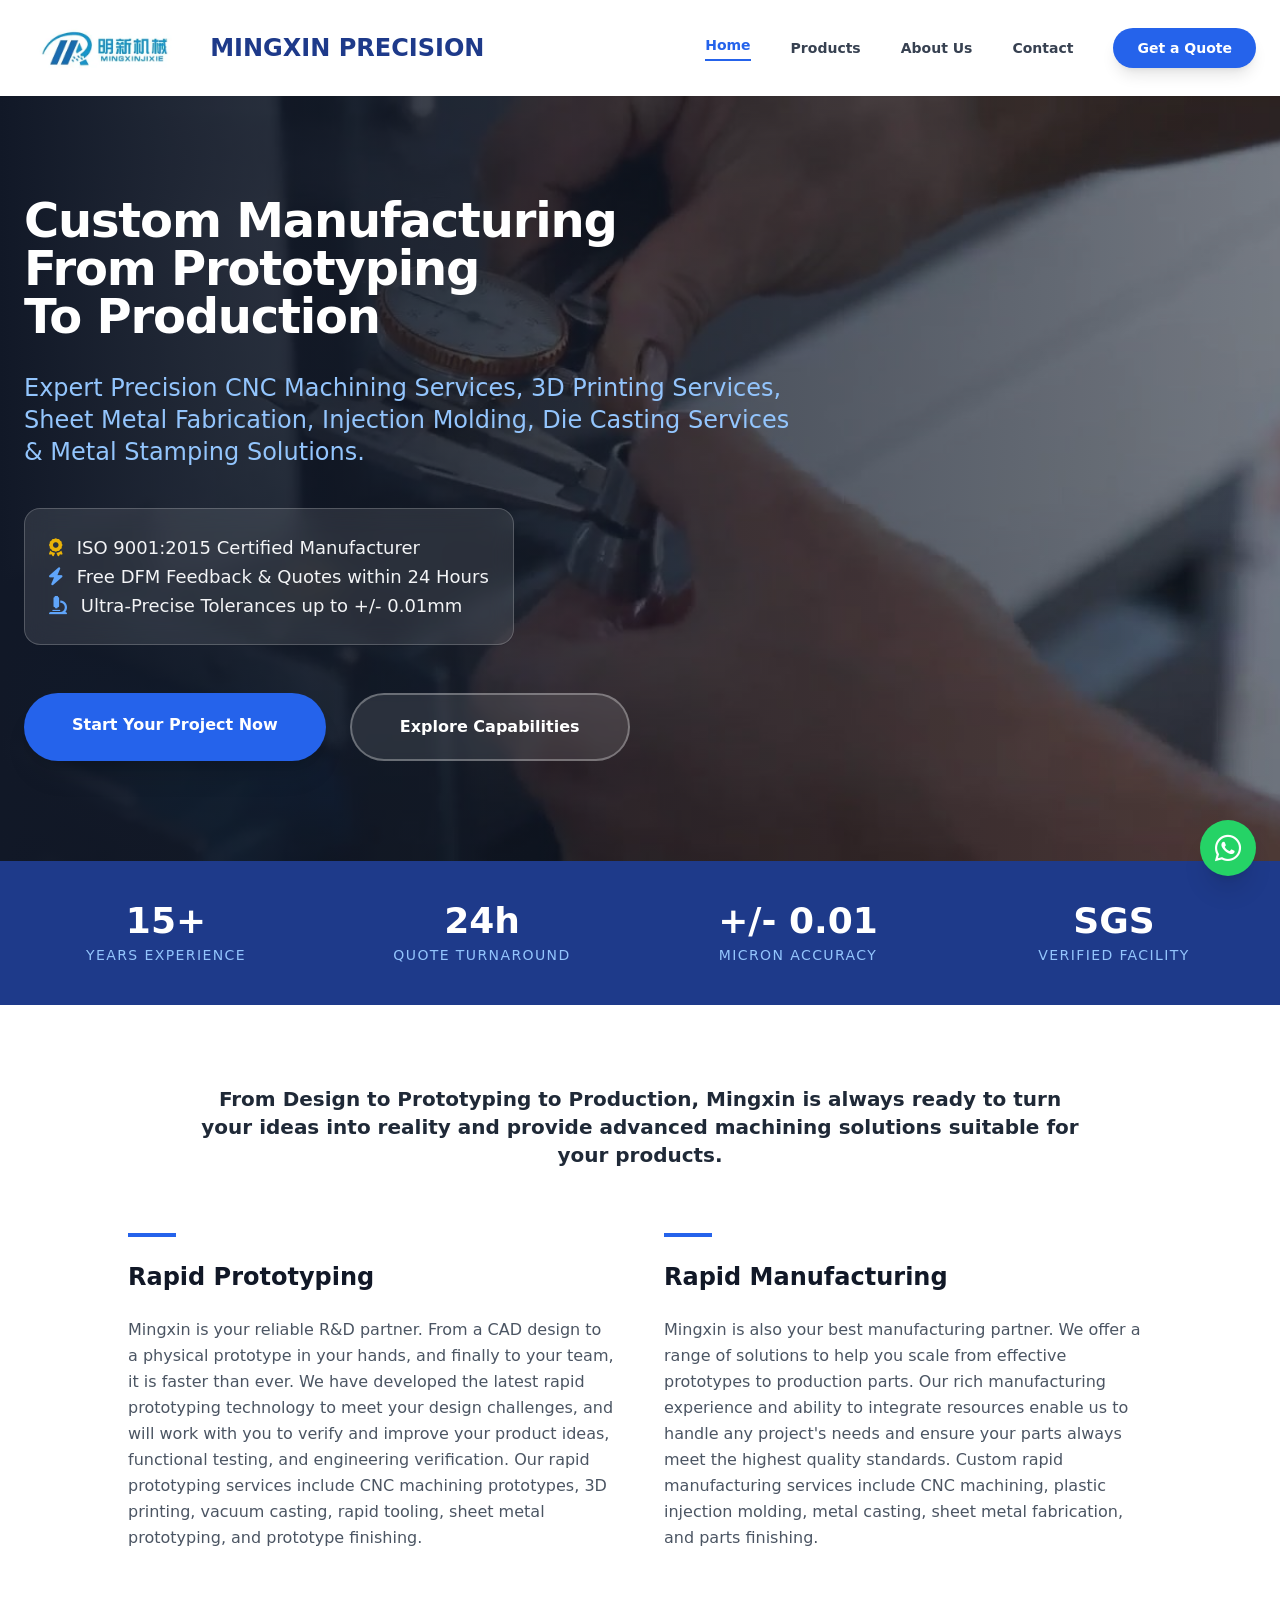
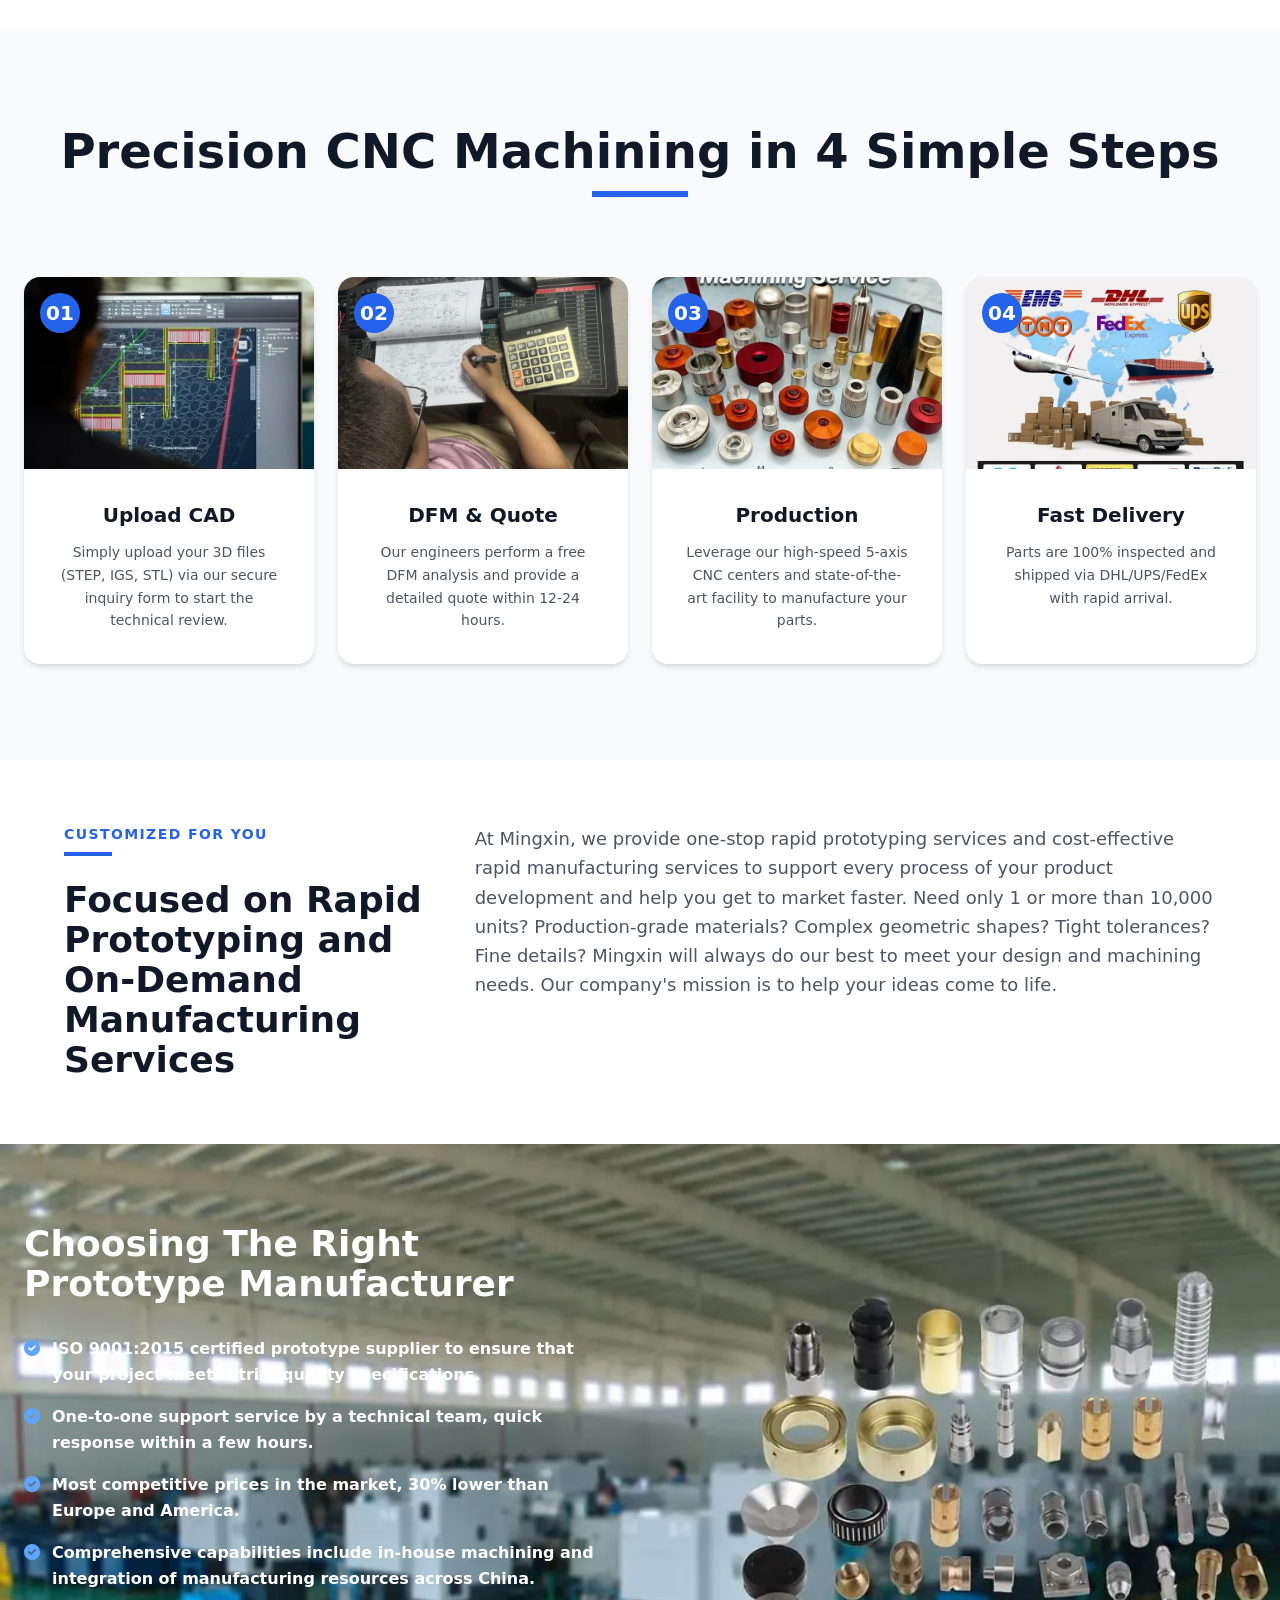
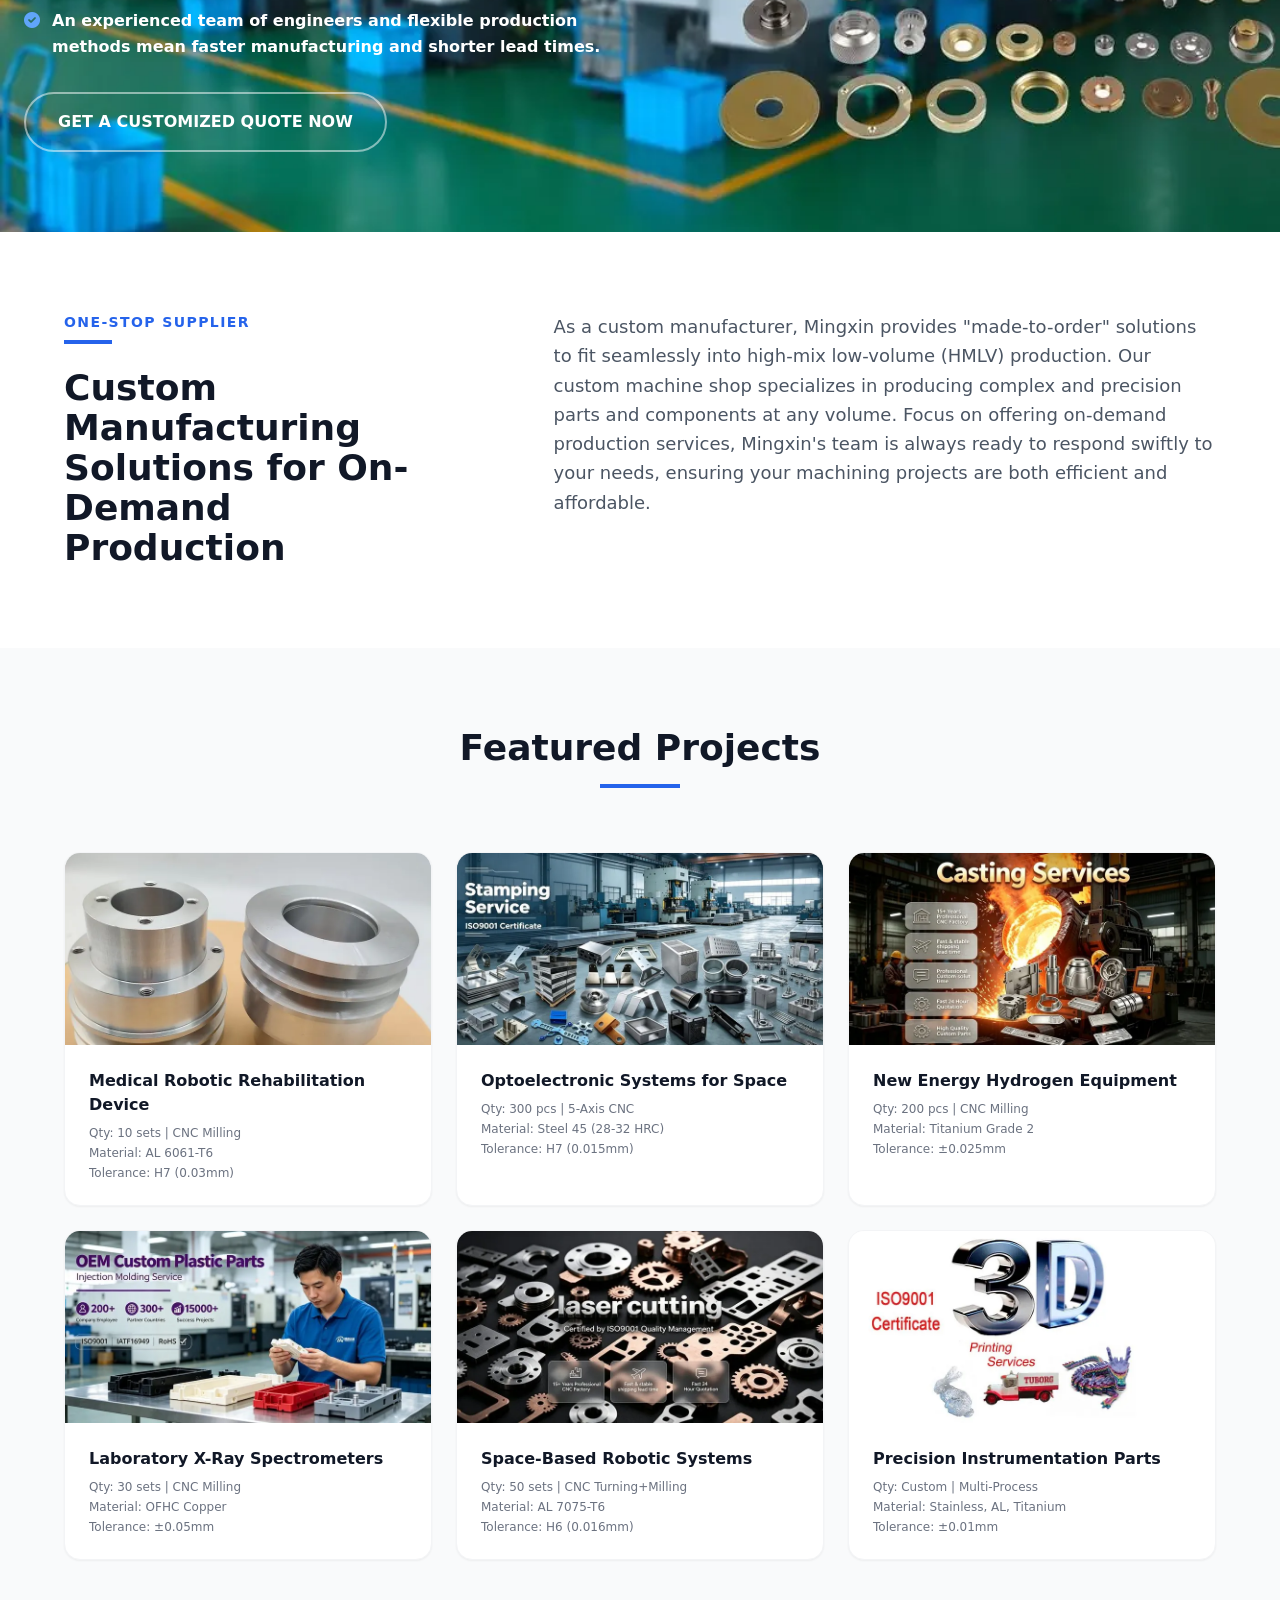
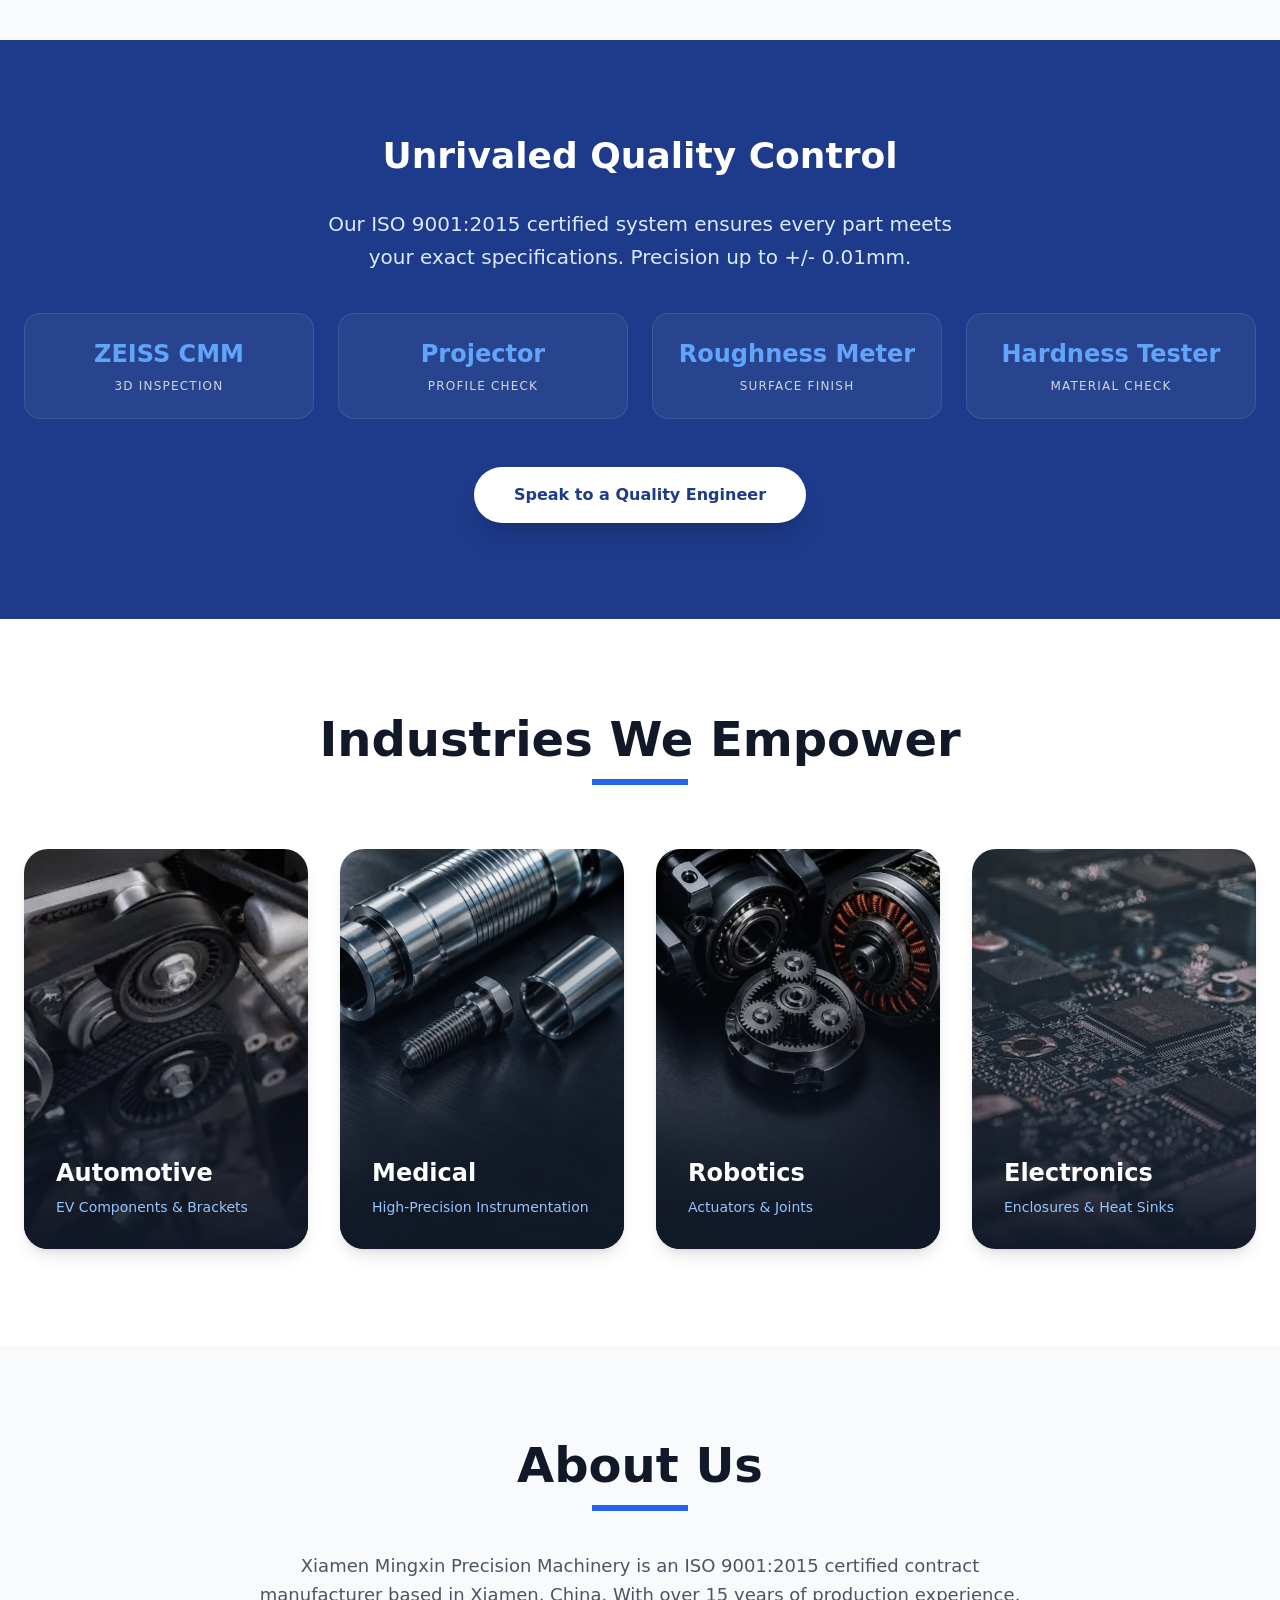
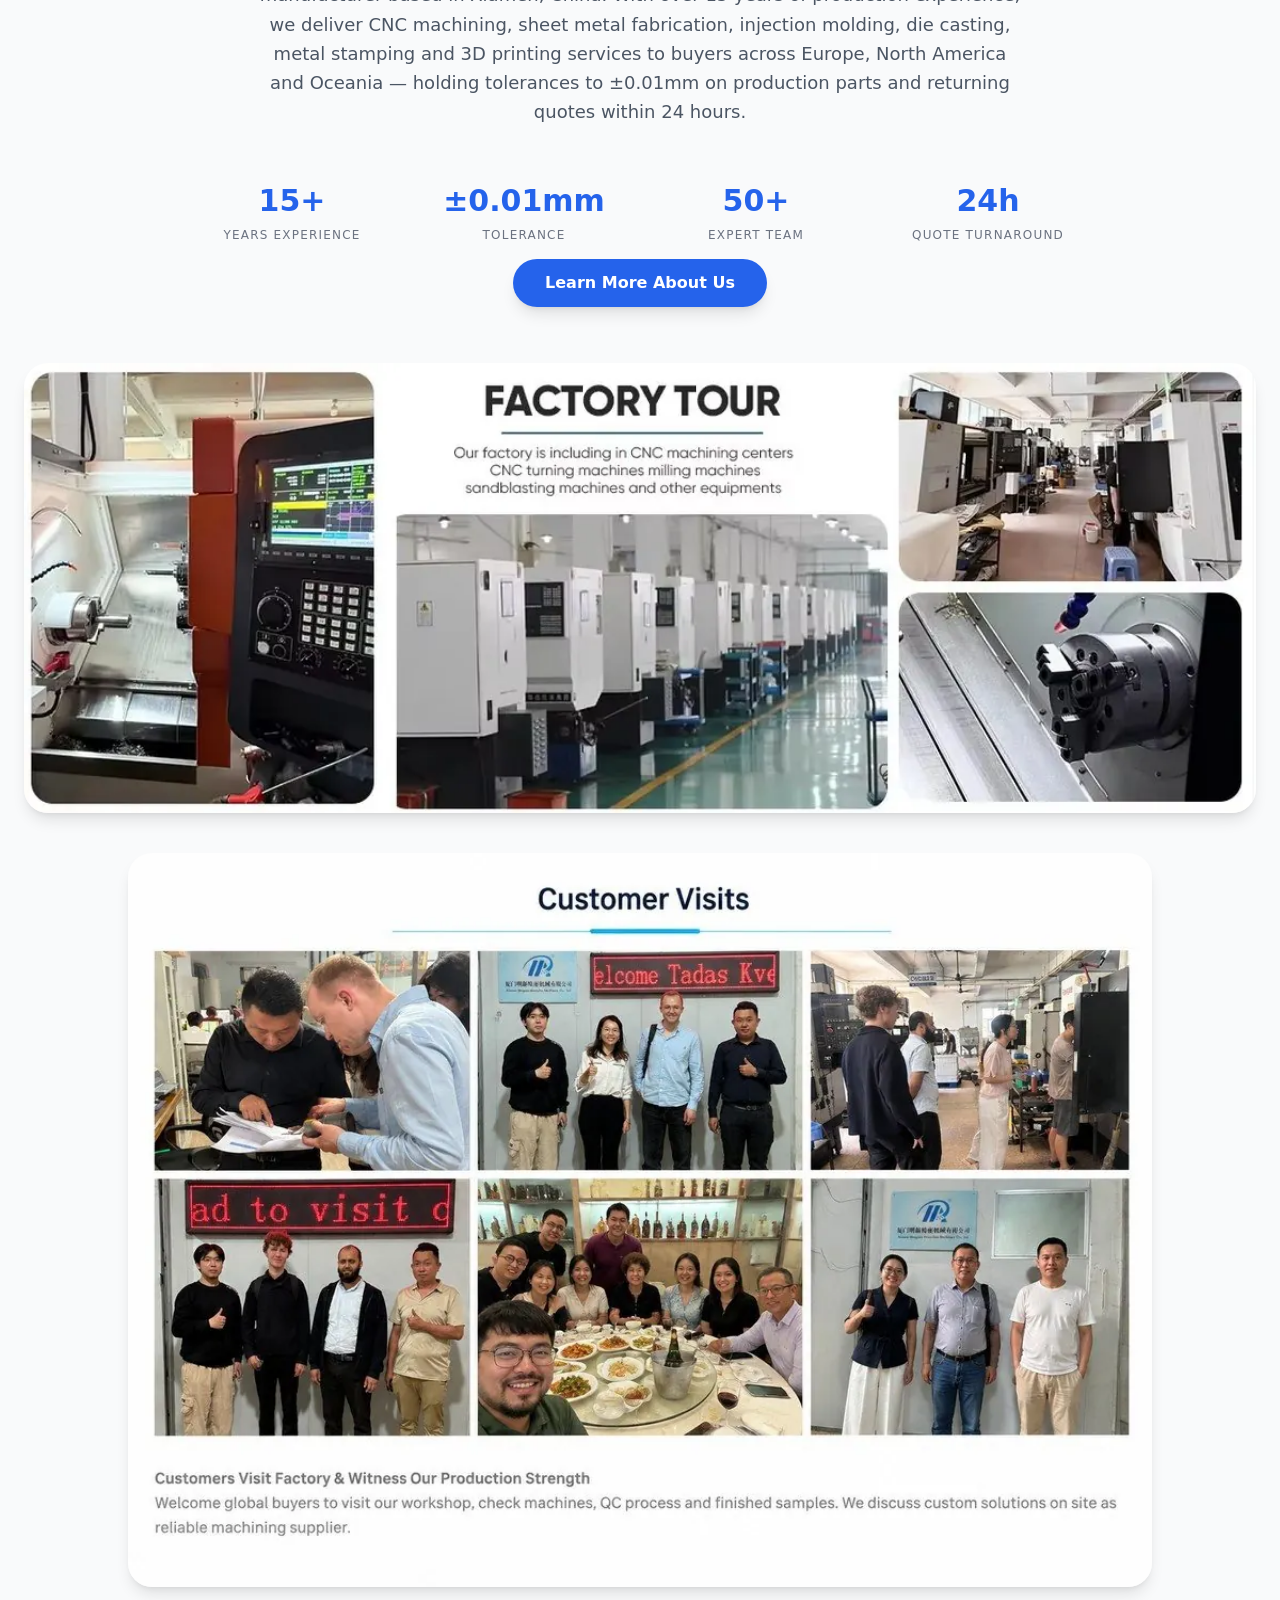
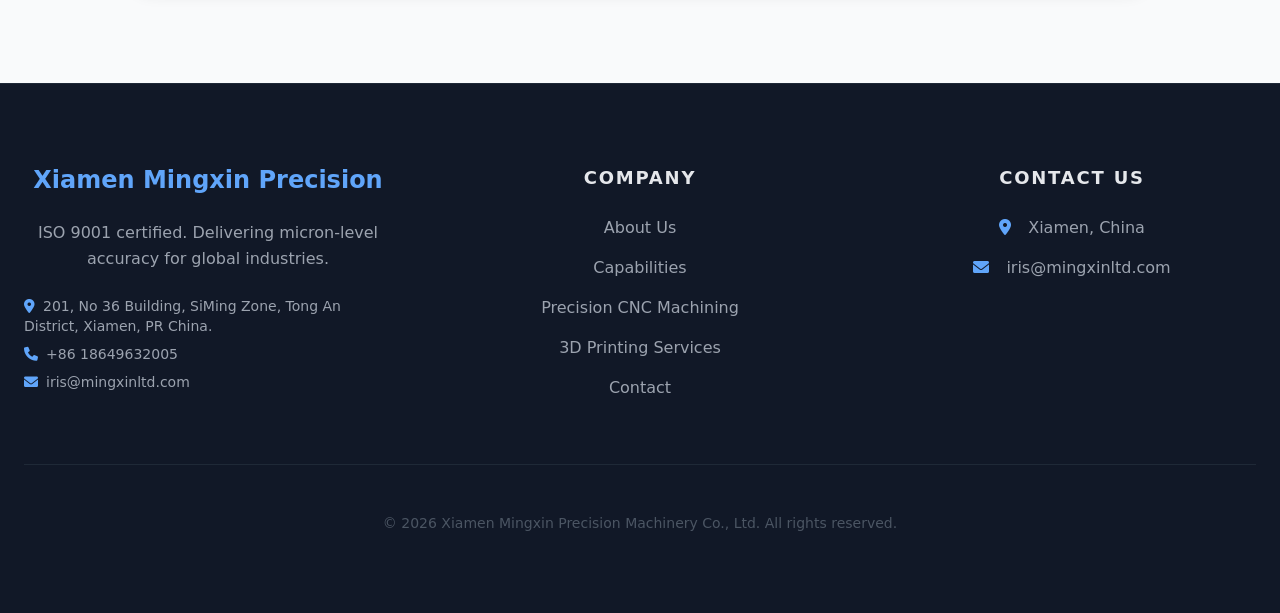
<file: index.html>
<!DOCTYPE html>
<html lang="en">
<head>
    <meta charset="UTF-8">
    <meta name="viewport" content="width=device-width, initial-scale=1.0">
    <title>CNC Machining & Custom Manufacturing China | Mingxin</title>
    <meta name="description" content="Precision CNC machining to &plusmn;0.01mm from an ISO 9001:2015 factory in China. Sheet metal, injection molding, die casting &amp; stamping. Free DFM, 24h quote.">
    <meta name="msvalidate.01" content="C1A01099CE7C6DD3B56A4793D6BC244B" />
    <link rel="canonical" href="https://mingxinltd.com/">
    <meta property="og:title" content="Xiamen Mingxin Precision | Custom CNC Machining & Manufacturing">
    <meta property="og:description" content="ISO 9001 certified CNC machining, 3D printing & sheet metal factory in China. Free DFM & quotes in 24 hours.">
    <meta property="og:image" content="https://mingxinltd.com/images/hero-cnc-parts.jpg">
    <meta name="twitter:card" content="summary_large_image">
    <meta name="twitter:image" content="https://mingxinltd.com/images/hero-cnc-parts.jpg">
    <meta property="og:type" content="website">
    <script type="application/ld+json">
    {
        "@context": "https://schema.org",
        "@type": "Organization",
        "name": "Xiamen Mingxin Precision Machinery Co., Ltd.",
        "url": "https://mingxinltd.com/",
        "logo": "images/logo.jpg",
        "description": "ISO 9001:2015 certified precision CNC machining, 3D printing, sheet metal fabrication and injection molding manufacturer in Xiamen, China.",
        "email": "iris@mingxinltd.com",
        "telephone": "+86-186-4963-2005",
        "address": {
            "@type": "PostalAddress",
            "streetAddress": "201, No 36 Building, SiMing Zone, Tong An District",
            "addressLocality": "Xiamen",
            "addressCountry": "CN"
        }
    }
    </script>
    <link rel="stylesheet" href="/css/tailwind.css">
    <link rel="preload" href="/fonts/fa-solid-subset.woff2" as="font" type="font/woff2" crossorigin>
    <link rel="stylesheet" href="/css/icons.css">
    <link rel="icon" href="/favicon.ico" sizes="32x32">
    <link rel="icon" type="image/png" sizes="192x192" href="/images/favicon-192.png">
    <link rel="apple-touch-icon" sizes="180x180" href="/images/apple-touch-icon.png">
</head>
<body class="bg-white text-gray-900 font-sans antialiased">
    <header class="bg-white shadow-sm sticky top-0 z-50">
        <nav class="container mx-auto px-6 py-4 flex justify-between items-center">
            <div class="text-2xl font-bold text-blue-900 flex items-center">
                <img width="440" height="158" src="/images/logo.webp" onerror="this.onerror=null;this.src='/images/logo.jpg'" alt="Mingxin" class="h-16 w-auto mr-2 rounded"> MINGXIN PRECISION
            </div>
            <div class="hidden md:flex items-center space-x-10 text-sm font-semibold text-gray-700">
                <a href="index.html" class="text-blue-600 border-b-2 border-blue-600 pb-1">Home</a>
                <a href="products.html" class="hover:text-blue-600 transition duration-300">Products</a>
                <a href="about.html" class="hover:text-blue-600 transition duration-300">About Us</a>
                <a href="contact.html" class="hover:text-blue-600 transition duration-300">Contact</a>
                <a href="contact.html" class="bg-blue-600 text-white px-6 py-2.5 rounded-full hover:bg-blue-700 transition shadow-lg transform hover:scale-105">Get a Quote</a>
            </div>
        
            <button type="button" id="mobileMenuBtn" class="md:hidden ml-3 text-2xl text-gray-700" aria-label="Open menu" aria-expanded="false" aria-controls="mobileMenu">
                <i class="fas fa-bars"></i>
            </button>
        </nav>
        <div id="mobileMenu" class="hidden md:hidden border-t border-gray-100 bg-white">
            <div class="container mx-auto px-6 py-4 space-y-1">
                <a href="index.html" class="block py-2 font-semibold text-gray-700 hover:text-blue-600">Home</a>
                <a href="products.html" class="block py-2 font-semibold text-gray-700 hover:text-blue-600">Products</a>
                <a href="precision-cnc-machining.html" class="block py-2 font-semibold text-gray-700 hover:text-blue-600">Precision CNC Machining</a>
                <a href="3d-printing-services.html" class="block py-2 font-semibold text-gray-700 hover:text-blue-600">3D Printing</a>
                <a href="blog/index.html" class="block py-2 font-semibold text-gray-700 hover:text-blue-600">Articles</a>
                <a href="about.html" class="block py-2 font-semibold text-gray-700 hover:text-blue-600">About Us</a>
                <a href="contact.html" class="block py-2 font-semibold text-gray-700 hover:text-blue-600">Contact</a>
            </div>
        </div>
        <script>
        (function () {
            var btn = document.getElementById('mobileMenuBtn');
            var menu = document.getElementById('mobileMenu');
            if (!btn || !menu) return;
            btn.addEventListener('click', function () {
                var willOpen = menu.classList.contains('hidden');
                menu.classList.toggle('hidden', !willOpen);
                btn.setAttribute('aria-expanded', willOpen ? 'true' : 'false');
                btn.innerHTML = willOpen
                    ? '<i class="fas fa-times"></i>'
                    : '<i class="fas fa-bars"></i>';
            });
        })();
        </script>
        
    </header>
    <section class="relative bg-gray-900 text-white min-h-[85vh] flex items-center overflow-hidden">
        <div class="absolute inset-0 z-0">
            <video id="heroVideo" muted loop playsinline preload="none" poster="/images/hero-poster.jpg" class="absolute inset-0 w-full h-full object-cover opacity-50">
                <source data-src="/factory-tour-720.mp4" type="video/mp4">
            </video>
            <div class="absolute inset-0 bg-gradient-to-r from-gray-900 via-gray-900/40 to-transparent"></div>
        </div>
        <div class="container mx-auto px-6 relative z-10">
            <div class="max-w-3xl">
                <h1 class="text-3xl md:text-5xl font-extrabold mb-8 leading-snug tracking-tight">Custom Manufacturing<br>From Prototyping<br>To Production</h1>
                <p class="text-2xl font-medium mb-10 text-blue-300">Expert Precision CNC Machining Services, 3D Printing Services, Sheet Metal Fabrication, Injection Molding, Die Casting Services & Metal Stamping Solutions.</p>
                <div class="bg-white/10 backdrop-blur-md p-6 rounded-2xl border border-white/20 mb-12 inline-block text-left">
                    <p class="text-lg leading-relaxed text-gray-100">
                        <i class="fas fa-award text-yellow-500 mr-2"></i> ISO 9001:2015 Certified Manufacturer<br>
                        <i class="fas fa-bolt text-blue-400 mr-2 text-left"></i> Free DFM Feedback & Quotes within 24 Hours<br>
                        <i class="fas fa-microscope text-blue-400 mr-2 text-left"></i> Ultra-Precise Tolerances up to +/- 0.01mm
                    </p>
                </div>
                <div class="flex flex-col sm:flex-row space-y-4 sm:space-y-0 sm:space-x-6 text-left">
                    <a href="contact.html" class="bg-blue-600 hover:bg-blue-700 text-white font-bold py-5 px-12 rounded-full transition shadow-xl transform hover:-translate-y-1">Start Your Project Now</a>
                    <a href="products.html" class="bg-white/10 border-2 border-white/30 hover:bg-white/20 backdrop-blur-sm text-white font-bold py-5 px-12 rounded-full transition">Explore Capabilities</a>
                </div>
            </div>
        </div>
    </section>
    <section class="bg-blue-900 py-10">
        <div class="container mx-auto px-6 grid grid-cols-2 lg:grid-cols-4 gap-8 text-center text-white">
            <div><div class="text-4xl font-black mb-1">15+</div><div class="text-blue-300 text-sm uppercase tracking-widest">Years Experience</div></div>
            <div><div class="text-4xl font-black mb-1">24h</div><div class="text-blue-300 text-sm uppercase tracking-widest">Quote Turnaround</div></div>
            <div><div class="text-4xl font-black mb-1">+/- 0.01</div><div class="text-blue-300 text-sm uppercase tracking-widest text-center">Micron Accuracy</div></div>
            <div><div class="text-4xl font-black mb-1 text-center">SGS</div><div class="text-blue-300 text-sm uppercase tracking-widest text-center">Verified Facility</div></div>
        </div>
    </section>
<!-- From Design to Production -->
    <section class="py-20 bg-white">
        <div class="container mx-auto px-6">
            <p class="text-center text-lg md:text-xl font-bold text-gray-800 max-w-4xl mx-auto mb-16 leading-relaxed">From Design to Prototyping to Production, Mingxin is always ready to turn your ideas into reality and provide advanced machining solutions suitable for your products.</p>
            <div class="grid grid-cols-1 md:grid-cols-2 gap-12 max-w-5xl mx-auto">
                <div>
                    <div class="w-12 h-1 bg-blue-600 mb-6"></div>
                    <h3 class="text-2xl font-bold text-gray-900 mb-6">Rapid Prototyping</h3>
                    <p class="text-gray-600 leading-relaxed">Mingxin is your reliable R&D partner. From a CAD design to a physical prototype in your hands, and finally to your team, it is faster than ever. We have developed the latest rapid prototyping technology to meet your design challenges, and will work with you to verify and improve your product ideas, functional testing, and engineering verification. Our rapid prototyping services include CNC machining prototypes, 3D printing, vacuum casting, rapid tooling, sheet metal prototyping, and prototype finishing.</p>
                </div>
                <div>
                    <div class="w-12 h-1 bg-blue-600 mb-6"></div>
                    <h3 class="text-2xl font-bold text-gray-900 mb-6">Rapid Manufacturing</h3>
                    <p class="text-gray-600 leading-relaxed">Mingxin is also your best manufacturing partner. We offer a range of solutions to help you scale from effective prototypes to production parts. Our rich manufacturing experience and ability to integrate resources enable us to handle any project's needs and ensure your parts always meet the highest quality standards. Custom rapid manufacturing services include CNC machining, plastic injection molding, metal casting, sheet metal fabrication, and parts finishing.</p>
                </div>
            </div>
        </div>
    </section>
    <section class="py-24 bg-gray-50">
        <div class="container mx-auto px-6">
            <div class="text-center mb-20 text-center">
                <h2 class="text-4xl md:text-5xl font-bold mb-4 text-gray-900 text-center">Precision CNC Machining in 4 Simple Steps</h2>
                <div class="w-24 h-1.5 bg-blue-600 mx-auto mt-4"></div>
            </div>
            <div class="grid grid-cols-1 md:grid-cols-2 lg:grid-cols-4 gap-6">
                <div class="bg-white rounded-2xl overflow-hidden shadow-md group hover:shadow-2xl transition duration-500">
                    <div class="h-48 overflow-hidden relative">
                        <img loading="lazy" width="600" height="400" src="/images/photo-cad-design.webp" onerror="this.onerror=null;this.src='/images/photo-cad-design.jpg'" alt="CAD Design" class="w-full h-full object-cover group-hover:scale-110 transition duration-700">
                        <div class="absolute top-4 left-4 bg-blue-600 text-white w-10 h-10 rounded-full flex items-center justify-center font-bold text-xl">01</div>
                    </div>
                    <div class="p-8">
                        <h3 class="text-xl font-bold mb-3 text-center">Upload CAD</h3>
                        <p class="text-gray-600 text-sm leading-relaxed text-center">Simply upload your 3D files (STEP, IGS, STL) via our secure inquiry form to start the technical review.</p>
                    </div>
                </div>
                <div class="bg-white rounded-2xl overflow-hidden shadow-md group hover:shadow-2xl transition duration-500 text-center">
                    <div class="h-48 overflow-hidden relative">
                        <img loading="lazy" width="800" height="600" src="/images/process-dfm-analysis.webp" onerror="this.onerror=null;this.src='/images/process-dfm-analysis.jpg'" alt="DFM Analysis" class="w-full h-full object-cover group-hover:scale-110 transition duration-700">
                        <div class="absolute top-4 left-4 bg-blue-600 text-white w-10 h-10 rounded-full flex items-center justify-center font-bold text-xl text-center">02</div>
                    </div>
                    <div class="p-8">
                        <h3 class="text-xl font-bold mb-3 text-center">DFM & Quote</h3>
                        <p class="text-gray-600 text-sm leading-relaxed text-center">Our engineers perform a free DFM analysis and provide a detailed quote within 12-24 hours.</p>
                    </div>
                </div>
                <div class="bg-white rounded-2xl overflow-hidden shadow-md group hover:shadow-2xl transition duration-500 text-center">
                    <div class="h-48 overflow-hidden relative text-center">
                        <img loading="lazy" width="700" height="700" src="/images/process-cnc-production.webp" onerror="this.onerror=null;this.src='/images/process-cnc-production.jpg'" alt="CNC Production" class="w-full h-full object-cover group-hover:scale-110 transition duration-700">
                        <div class="absolute top-4 left-4 bg-blue-600 text-white w-10 h-10 rounded-full flex items-center justify-center font-bold text-xl text-center">03</div>
                    </div>
                    <div class="p-8">
                        <h3 class="text-xl font-bold mb-3 text-center">Production</h3>
                        <p class="text-gray-600 text-sm leading-relaxed text-center">Leverage our high-speed 5-axis CNC centers and state-of-the-art facility to manufacture your parts.</p>
                    </div>
                </div>
                <div class="bg-white rounded-2xl overflow-hidden shadow-md group hover:shadow-2xl transition duration-500 text-center">
                    <div class="h-48 overflow-hidden relative text-center">
                        <img loading="lazy" width="700" height="626" src="/images/process-shipping.webp" onerror="this.onerror=null;this.src='/images/process-shipping.jpg'" alt="Shipping" class="w-full h-full object-cover group-hover:scale-110 transition duration-700">
                        <div class="absolute top-4 left-4 bg-blue-600 text-white w-10 h-10 rounded-full flex items-center justify-center font-bold text-xl text-center">04</div>
                    </div>
                    <div class="p-8">
                        <h3 class="text-xl font-bold mb-3 text-center text-center">Fast Delivery</h3>
                        <p class="text-gray-600 text-sm leading-relaxed text-center">Parts are 100% inspected and shipped via DHL/UPS/FedEx with rapid arrival.</p>
                    </div>
                </div>
            </div>
        </div>
    </section>
    <!-- Focused on Rapid Prototyping & Manufacturing -->
    <section class="py-16 bg-white">
        <div class="container mx-auto px-6">
            <div class="flex flex-col md:flex-row gap-10 max-w-6xl mx-auto">
                <div class="md:w-1/3">
                    <div class="text-sm text-blue-600 font-bold uppercase tracking-widest mb-2">Customized For You</div>
                    <div class="w-12 h-1 bg-blue-600 mb-6"></div>
                    <h2 class="text-3xl md:text-4xl font-bold text-gray-900 leading-tight">Focused on Rapid<br>Prototyping and<br>On-Demand Manufacturing Services</h2>
                </div>
                <div class="md:w-2/3">
                    <p class="text-gray-600 text-lg leading-relaxed">At Mingxin, we provide one-stop rapid prototyping services and cost-effective rapid manufacturing services to support every process of your product development and help you get to market faster. Need only 1 or more than 10,000 units? Production-grade materials? Complex geometric shapes? Tight tolerances? Fine details? Mingxin will always do our best to meet your design and machining needs. Our company's mission is to help your ideas come to life.</p>
                </div>
            </div>
        </div>
    </section>
    <!-- Choosing The Right Prototype Manufacturer -->
    <section class="relative py-20 overflow-hidden">
        <div class="absolute inset-0 z-0">
            <img loading="lazy" width="1100" height="733" src="/images/factory-floor.webp" onerror="this.onerror=null;this.src='/images/factory-floor.jpg'" alt="Mingxin Factory" class="w-full h-full object-cover">
        </div>
        <div class="container mx-auto px-6 relative z-10 flex flex-col md:flex-row items-center gap-12">
            <div class="md:w-1/2">
                <h2 class="text-3xl md:text-4xl font-bold text-white mb-8">Choosing The Right Prototype Manufacturer</h2>
                <ul class="space-y-4 text-white text-base leading-relaxed font-semibold">
                    <li class="flex items-start"><i class="fas fa-check-circle text-blue-400 mt-1 mr-3"></i> ISO 9001:2015 certified prototype supplier to ensure that your project meets strict quality specifications.</li>
                    <li class="flex items-start"><i class="fas fa-check-circle text-blue-400 mt-1 mr-3"></i> One-to-one support service by a technical team, quick response within a few hours.</li>
                    <li class="flex items-start"><i class="fas fa-check-circle text-blue-400 mt-1 mr-3"></i> Most competitive prices in the market, 30% lower than Europe and America.</li>
                    <li class="flex items-start"><i class="fas fa-check-circle text-blue-400 mt-1 mr-3"></i> Comprehensive capabilities include in-house machining and integration of manufacturing resources across China.</li>
                    <li class="flex items-start"><i class="fas fa-check-circle text-blue-400 mt-1 mr-3"></i> An experienced team of engineers and flexible production methods mean faster manufacturing and shorter lead times.</li>
                </ul>
                <div class="mt-8">
                    <a href="contact.html" class="inline-block border-2 border-white/50 text-white font-bold py-4 px-8 rounded-full hover:bg-white hover:text-gray-900 transition">GET A CUSTOMIZED QUOTE NOW</a>
                </div>
            </div>
            <div class="md:w-1/2"></div>
        </div>
    </section>
    <!-- One-Stop Supplier -->
    <section class="py-20 bg-white">
        <div class="container mx-auto px-6">
            <div class="flex flex-col md:flex-row gap-12 max-w-6xl mx-auto">
                <div class="md:w-2/5">
                    <div class="text-sm text-blue-600 font-bold uppercase tracking-widest mb-2">One-Stop Supplier</div>
                    <div class="w-12 h-1 bg-blue-600 mb-6"></div>
                    <h2 class="text-3xl md:text-4xl font-bold text-gray-900 leading-tight">Custom Manufacturing<br>Solutions for On-Demand<br>Production</h2>
                </div>
                <div class="md:w-3/5">
                    <p class="text-gray-600 text-lg leading-relaxed">As a custom manufacturer, Mingxin provides "made-to-order" solutions to fit seamlessly into high-mix low-volume (HMLV) production. Our custom machine shop specializes in producing complex and precision parts and components at any volume. Focus on offering on-demand production services, Mingxin's team is always ready to respond swiftly to your needs, ensuring your machining projects are both efficient and affordable.</p>
                </div>
            </div>
        </div>
    </section>
    <!-- Featured Projects -->
    <section class="py-20 bg-gray-50">
        <div class="container mx-auto px-6">
            <div class="text-center mb-16">
                <h2 class="text-3xl md:text-4xl font-bold text-gray-900 mb-4">Featured Projects</h2>
                <div class="w-20 h-1 bg-blue-600 mx-auto"></div>
            </div>
            <div class="grid grid-cols-1 sm:grid-cols-2 lg:grid-cols-3 gap-6 max-w-6xl mx-auto">
                <div class="bg-white rounded-2xl overflow-hidden shadow-sm border border-gray-100 hover:shadow-lg transition">
                    <div class="h-48 bg-gray-100 overflow-hidden">
                        <img loading="lazy" width="800" height="800" src="/images/part-medical-robotic.webp" onerror="this.onerror=null;this.src='/images/part-medical-robotic.jpg'" alt="Medical Robotic Device" class="w-full h-full object-cover">
                    </div>
                    <div class="p-6">
                        <h4 class="font-bold text-gray-900 mb-2">Medical Robotic Rehabilitation Device</h4>
                        <p class="text-xs text-gray-500 space-y-1">
                            <span class="block">Qty: 10 sets | CNC Milling</span>
                            <span class="block">Material: AL 6061-T6</span>
                            <span class="block">Tolerance: H7 (0.03mm)</span>
                        </p>
                    </div>
                </div>
                <div class="bg-white rounded-2xl overflow-hidden shadow-sm border border-gray-100 hover:shadow-lg transition">
                    <div class="h-48 bg-gray-100 overflow-hidden">
                        <img loading="lazy" width="800" height="400" src="/images/service-metal-stamping.webp" onerror="this.onerror=null;this.src='/images/service-metal-stamping.jpg'" alt="Metal Stamping" class="w-full h-full object-cover">
                    </div>
                    <div class="p-6">
                        <h4 class="font-bold text-gray-900 mb-2">Optoelectronic Systems for Space</h4>
                        <p class="text-xs text-gray-500 space-y-1">
                            <span class="block">Qty: 300 pcs | 5-Axis CNC</span>
                            <span class="block">Material: Steel 45 (28-32 HRC)</span>
                            <span class="block">Tolerance: H7 (0.015mm)</span>
                        </p>
                    </div>
                </div>
                <div class="bg-white rounded-2xl overflow-hidden shadow-sm border border-gray-100 hover:shadow-lg transition">
                    <div class="h-48 bg-gray-100 overflow-hidden">
                        <img loading="lazy" width="800" height="400" src="/images/service-die-casting.webp" onerror="this.onerror=null;this.src='/images/service-die-casting.jpg'" alt="Die Casting" class="w-full h-full object-cover">
                    </div>
                    <div class="p-6">
                        <h4 class="font-bold text-gray-900 mb-2">New Energy Hydrogen Equipment</h4>
                        <p class="text-xs text-gray-500 space-y-1">
                            <span class="block">Qty: 200 pcs | CNC Milling</span>
                            <span class="block">Material: Titanium Grade 2</span>
                            <span class="block">Tolerance: ±0.025mm</span>
                        </p>
                    </div>
                </div>
                <div class="bg-white rounded-2xl overflow-hidden shadow-sm border border-gray-100 hover:shadow-lg transition">
                    <div class="h-48 bg-gray-100 overflow-hidden">
                        <img loading="lazy" width="800" height="400" src="/images/service-injection-molding.webp" onerror="this.onerror=null;this.src='/images/service-injection-molding.jpg'" alt="Injection Molding" class="w-full h-full object-cover">
                    </div>
                    <div class="p-6">
                        <h4 class="font-bold text-gray-900 mb-2">Laboratory X-Ray Spectrometers</h4>
                        <p class="text-xs text-gray-500 space-y-1">
                            <span class="block">Qty: 30 sets | CNC Milling</span>
                            <span class="block">Material: OFHC Copper</span>
                            <span class="block">Tolerance: ±0.05mm</span>
                        </p>
                    </div>
                </div>
                <div class="bg-white rounded-2xl overflow-hidden shadow-sm border border-gray-100 hover:shadow-lg transition">
                    <div class="h-48 bg-gray-100 overflow-hidden">
                        <img loading="lazy" width="800" height="400" src="/images/service-sheet-metal.webp" onerror="this.onerror=null;this.src='/images/service-sheet-metal.jpg'" alt="Sheet Metal" class="w-full h-full object-cover">
                    </div>
                    <div class="p-6">
                        <h4 class="font-bold text-gray-900 mb-2">Space-Based Robotic Systems</h4>
                        <p class="text-xs text-gray-500 space-y-1">
                            <span class="block">Qty: 50 sets | CNC Turning+Milling</span>
                            <span class="block">Material: AL 7075-T6</span>
                            <span class="block">Tolerance: H6 (0.016mm)</span>
                        </p>
                    </div>
                </div>
                <div class="bg-white rounded-2xl overflow-hidden shadow-sm border border-gray-100 hover:shadow-lg transition">
                    <div class="h-48 bg-gray-100 overflow-hidden">
                        <img loading="lazy" width="800" height="416" src="/images/service-3d-printing.webp" onerror="this.onerror=null;this.src='/images/service-3d-printing.jpg'" alt="3D Printing" class="w-full h-full object-cover">
                    </div>
                    <div class="p-6">
                        <h4 class="font-bold text-gray-900 mb-2">Precision Instrumentation Parts</h4>
                        <p class="text-xs text-gray-500 space-y-1">
                            <span class="block">Qty: Custom | Multi-Process</span>
                            <span class="block">Material: Stainless, AL, Titanium</span>
                            <span class="block">Tolerance: ±0.01mm</span>
                        </p>
                    </div>
                </div>
            </div>
        </div>
    </section>
    <section class="py-24 bg-blue-900 text-white text-center overflow-hidden">
        <div class="container mx-auto px-6 relative z-10 text-center">
            <h2 class="text-4xl font-extrabold mb-8 text-center">Unrivaled Quality Control</h2>
            <p class="text-xl text-blue-100 mb-10 leading-relaxed text-center max-w-2xl mx-auto text-center">Our ISO 9001:2015 certified system ensures every part meets your exact specifications. Precision up to +/- 0.01mm.</p>
            <div class="grid grid-cols-2 md:grid-cols-4 gap-6 mb-12 text-center">
                <div class="bg-white/5 border border-white/10 p-6 rounded-2xl backdrop-blur-sm text-center">
                    <div class="text-2xl font-bold text-blue-400 mb-2 text-center">ZEISS CMM</div>
                    <div class="text-gray-300 text-xs uppercase text-center tracking-widest">3D Inspection</div>
                </div>
                <div class="bg-white/5 border border-white/10 p-6 rounded-2xl backdrop-blur-sm text-center">
                    <div class="text-2xl font-bold text-blue-400 mb-2 text-center">Projector</div>
                    <div class="text-gray-300 text-xs uppercase text-center tracking-widest text-center">Profile Check</div>
                </div>
                <div class="bg-white/5 border border-white/10 p-6 rounded-2xl backdrop-blur-sm text-center">
                    <div class="text-2xl font-bold text-blue-400 mb-2 text-center text-center">Roughness Meter</div>
                    <div class="text-gray-300 text-xs uppercase text-center tracking-widest text-center">Surface Finish</div>
                </div>
                <div class="bg-white/5 border border-white/10 p-6 rounded-2xl backdrop-blur-sm text-center">
                    <div class="text-2xl font-bold text-blue-400 mb-2 text-center text-center text-center">Hardness Tester</div>
                    <div class="text-gray-300 text-xs uppercase text-center tracking-widest text-center">Material Check</div>
                </div>
            </div>
            <a href="contact.html" class="inline-block bg-white text-blue-900 font-bold py-4 px-10 rounded-full hover:bg-gray-100 transition shadow-xl text-center">Speak to a Quality Engineer</a>
        </div>
    </section>
    <section class="py-24 bg-white text-center">
        <div class="container mx-auto px-6 text-center">
            <h2 class="text-4xl md:text-5xl font-bold mb-4 text-gray-900 text-center">Industries We Empower</h2>
            <div class="w-24 h-1.5 bg-blue-600 mx-auto mt-4 text-center mb-16"></div>
            <div class="grid grid-cols-1 sm:grid-cols-2 lg:grid-cols-4 gap-8">
                <div class="group relative rounded-3xl overflow-hidden h-[400px] shadow-lg">
                    <img loading="lazy" width="600" height="338" src="/images/photo-ev-bracket.webp" onerror="this.onerror=null;this.src='/images/photo-ev-bracket.jpg'" alt="CNC machined aluminum EV motor bracket and pulley assembly" class="w-full h-full object-cover group-hover:scale-110 transition duration-700">
                    <div class="absolute inset-0 bg-gradient-to-t from-gray-900 via-gray-900/40 to-transparent"></div>
                    <div class="absolute bottom-8 left-8 text-left">
                        <h4 class="text-2xl font-bold text-white mb-2">Automotive</h4>
                        <p class="text-blue-300 text-sm font-medium">EV Components & Brackets</p>
                    </div>
                </div>
                <div class="group relative rounded-3xl overflow-hidden h-[400px] shadow-lg">
                    <img src="/images/industry-medical.webp" onerror="this.onerror=null;this.src='/images/industry-medical.jpg'" alt="Precision turned stainless steel instrument housing for medical devices" class="w-full h-full object-cover group-hover:scale-110 transition duration-700">
                    <div class="absolute inset-0 bg-gradient-to-t from-gray-900 via-gray-900/40 to-transparent"></div>
                    <div class="absolute bottom-8 left-8 text-left">
                        <h4 class="text-2xl font-bold text-white mb-2">Medical</h4>
                        <p class="text-blue-300 text-sm font-medium text-left">High-Precision Instrumentation</p>
                    </div>
                </div>
                <div class="group relative rounded-3xl overflow-hidden h-[400px] shadow-lg text-center">
                    <img src="/images/industry-robotics.webp" onerror="this.onerror=null;this.src='/images/industry-robotics.jpg'" alt="CNC machined aluminum robot joint housing with planetary gearset" class="w-full h-full object-cover group-hover:scale-110 transition duration-700">
                    <div class="absolute inset-0 bg-gradient-to-t from-gray-900 via-gray-900/40 to-transparent"></div>
                    <div class="absolute bottom-8 left-8 text-left">
                        <h4 class="text-2xl font-bold text-white mb-2">Robotics</h4>
                        <p class="text-blue-300 text-sm font-medium">Actuators & Joints</p>
                    </div>
                </div>
                <div class="group relative rounded-3xl overflow-hidden h-[400px] shadow-lg text-center">
                    <img loading="lazy" width="600" height="400" src="/images/photo-electronics-enclosure.webp" onerror="this.onerror=null;this.src='/images/photo-electronics-enclosure.jpg'" alt="Machined aluminum electronics enclosure and heat sink" class="w-full h-full object-cover group-hover:scale-110 transition duration-700">
                    <div class="absolute inset-0 bg-gradient-to-t from-gray-900 via-gray-900/40 to-transparent text-center"></div>
                    <div class="absolute bottom-8 left-8 text-left">
                        <h4 class="text-2xl font-bold text-white mb-2">Electronics</h4>
                        <p class="text-blue-300 text-sm font-medium text-left">Enclosures & Heat Sinks</p>
                    </div>
                </div>
            </div>
        </div>
    </section>
    <section class="py-24 bg-gray-50">
        <div class="container mx-auto px-6">
            <div class="text-center">
                <h2 class="text-4xl md:text-5xl font-bold mb-4 text-gray-900">About Us</h2>
                <div class="w-24 h-1.5 bg-blue-600 mx-auto mt-4 mb-10"></div>
                <p class="text-lg text-gray-600 leading-relaxed max-w-3xl mx-auto">
                    Xiamen Mingxin Precision Machinery is an ISO 9001:2015 certified contract manufacturer based in Xiamen, China. With over 15 years of production experience, we deliver CNC machining, sheet metal fabrication, injection molding, die casting, metal stamping and 3D printing services to buyers across Europe, North America and Oceania &mdash; holding tolerances to &plusmn;0.01mm on production parts and returning quotes within 24 hours.
                </p>
            </div>
            <div class="grid grid-cols-2 md:grid-cols-4 gap-8 max-w-4xl mx-auto mt-14 mb-4 text-center">
                <div>
                    <div class="text-3xl font-extrabold text-blue-600">15+</div>
                    <div class="text-xs uppercase tracking-widest text-gray-500 mt-2">Years Experience</div>
                </div>
                <div>
                    <div class="text-3xl font-extrabold text-blue-600">&plusmn;0.01mm</div>
                    <div class="text-xs uppercase tracking-widest text-gray-500 mt-2">Tolerance</div>
                </div>
                <div>
                    <div class="text-3xl font-extrabold text-blue-600">50+</div>
                    <div class="text-xs uppercase tracking-widest text-gray-500 mt-2">Expert Team</div>
                </div>
                <div>
                    <div class="text-3xl font-extrabold text-blue-600">24h</div>
                    <div class="text-xs uppercase tracking-widest text-gray-500 mt-2">Quote Turnaround</div>
                </div>
            </div>
            <div class="text-center mb-14">
                <a href="about.html" class="inline-block bg-blue-600 text-white font-bold py-3 px-8 rounded-full hover:bg-blue-700 transition shadow-lg">Learn More About Us</a>
            </div>
            <div class="space-y-10">
                <img width="1100" height="402" src="/images/factory-tour.webp" onerror="this.onerror=null;this.src='/images/factory-tour.jpg'" alt="Factory tour of Xiamen Mingxin Precision Machinery - CNC machining centers, turning machines and milling machines" class="w-full h-auto rounded-3xl shadow-lg" loading="lazy">
                <img width="960" height="688" src="/images/customer-visits.webp" onerror="this.onerror=null;this.src='/images/customer-visits.jpg'" alt="Global customers visiting the Mingxin Precision factory to inspect machines, QC process and finished samples" class="w-full max-w-5xl mx-auto h-auto rounded-3xl shadow-lg" loading="lazy">
            </div>
        </div>
    </section>
    <footer class="bg-gray-900 text-white py-20 border-t border-gray-800 text-center">
        <div class="container mx-auto px-6 text-center">
            <div class="grid grid-cols-1 md:grid-cols-3 gap-16 mb-16 text-center">
                <div class="text-center md:text-left">
                    <div class="text-2xl font-bold text-blue-400 mb-6 text-center">Xiamen Mingxin Precision</div>
                    <p class="text-gray-400 text-base leading-relaxed text-center mx-auto mb-4">ISO 9001 certified. Delivering micron-level accuracy for global industries.</p>
                    <div class="text-gray-400 text-sm space-y-2 mt-6 text-center md:text-left">
                        <p><i class="fas fa-map-marker-alt text-blue-400 mr-2"></i>201, No 36 Building, SiMing Zone, Tong An District, Xiamen, PR China.</p>
                        <p><i class="fas fa-phone text-blue-400 mr-2"></i>+86 18649632005</p>
                        <p><i class="fas fa-envelope text-blue-400 mr-2"></i>iris@mingxinltd.com</p>
                    </div>
                </div>
                <div class="text-center">
                    <h4 class="text-lg font-bold mb-6 uppercase tracking-widest text-gray-200">Company</h4>
                    <ul class="space-y-4 text-gray-400">
                        <li><a href="about.html" class="hover:text-white transition">About Us</a></li>
                        <li><a href="products.html" class="hover:text-white transition">Capabilities</a></li>
                        <li><a href="precision-cnc-machining.html" class="hover:text-white transition">Precision CNC Machining</a></li>
                        <li><a href="3d-printing-services.html" class="hover:text-white transition">3D Printing Services</a></li>
                        <li><a href="contact.html" class="hover:text-white transition text-center">Contact</a></li>
                    </ul>
                </div>
                <div class="text-center md:text-right">
                    <h4 class="text-lg font-bold mb-6 uppercase tracking-widest text-gray-200 text-center">Contact Us</h4>
                    <p class="text-gray-400 mb-4 text-center"><i class="fas fa-map-marker-alt mr-3 text-blue-400 text-center"></i> Xiamen, China</p>
                    <p class="text-gray-400 text-center"><i class="fas fa-envelope mr-3 text-blue-400"></i> iris@mingxinltd.com</p>
                </div>
            </div>
            <div class="pt-12 border-t border-gray-800 text-gray-600 text-sm text-center">
                &copy; 2026 Xiamen Mingxin Precision Machinery Co., Ltd. All rights reserved.
            </div>
        </div>
    </footer>

    <script>
    (function () {
        if (!window.matchMedia('(min-width: 768px)').matches) return;
        var v = document.getElementById('heroVideo');
        if (!v) return;
        var s = v.querySelector('source[data-src]');
        if (!s) return;
        s.src = s.getAttribute('data-src');
        v.load();
        var p = v.play();
        if (p && p.catch) { p.catch(function () {}); }
    })();
    </script>

    <!-- WhatsApp floating button -->
    <a href="https://wa.me/8618649632005?text=Hello%20Mingxin%2C%20I%27d%20like%20a%20quote%20for%20custom%20machined%20parts."
       target="_blank" rel="noopener"
       class="fixed bottom-6 right-6 z-40 flex items-center justify-center w-12 h-12 md:w-14 md:h-14 rounded-full bg-[#25D366] text-white shadow-xl hover:scale-110 transition-transform"
       aria-label="Chat with us on WhatsApp">
        <i class="fab fa-whatsapp text-2xl md:text-3xl"></i>
    </a>

</body>
</html>
</file>
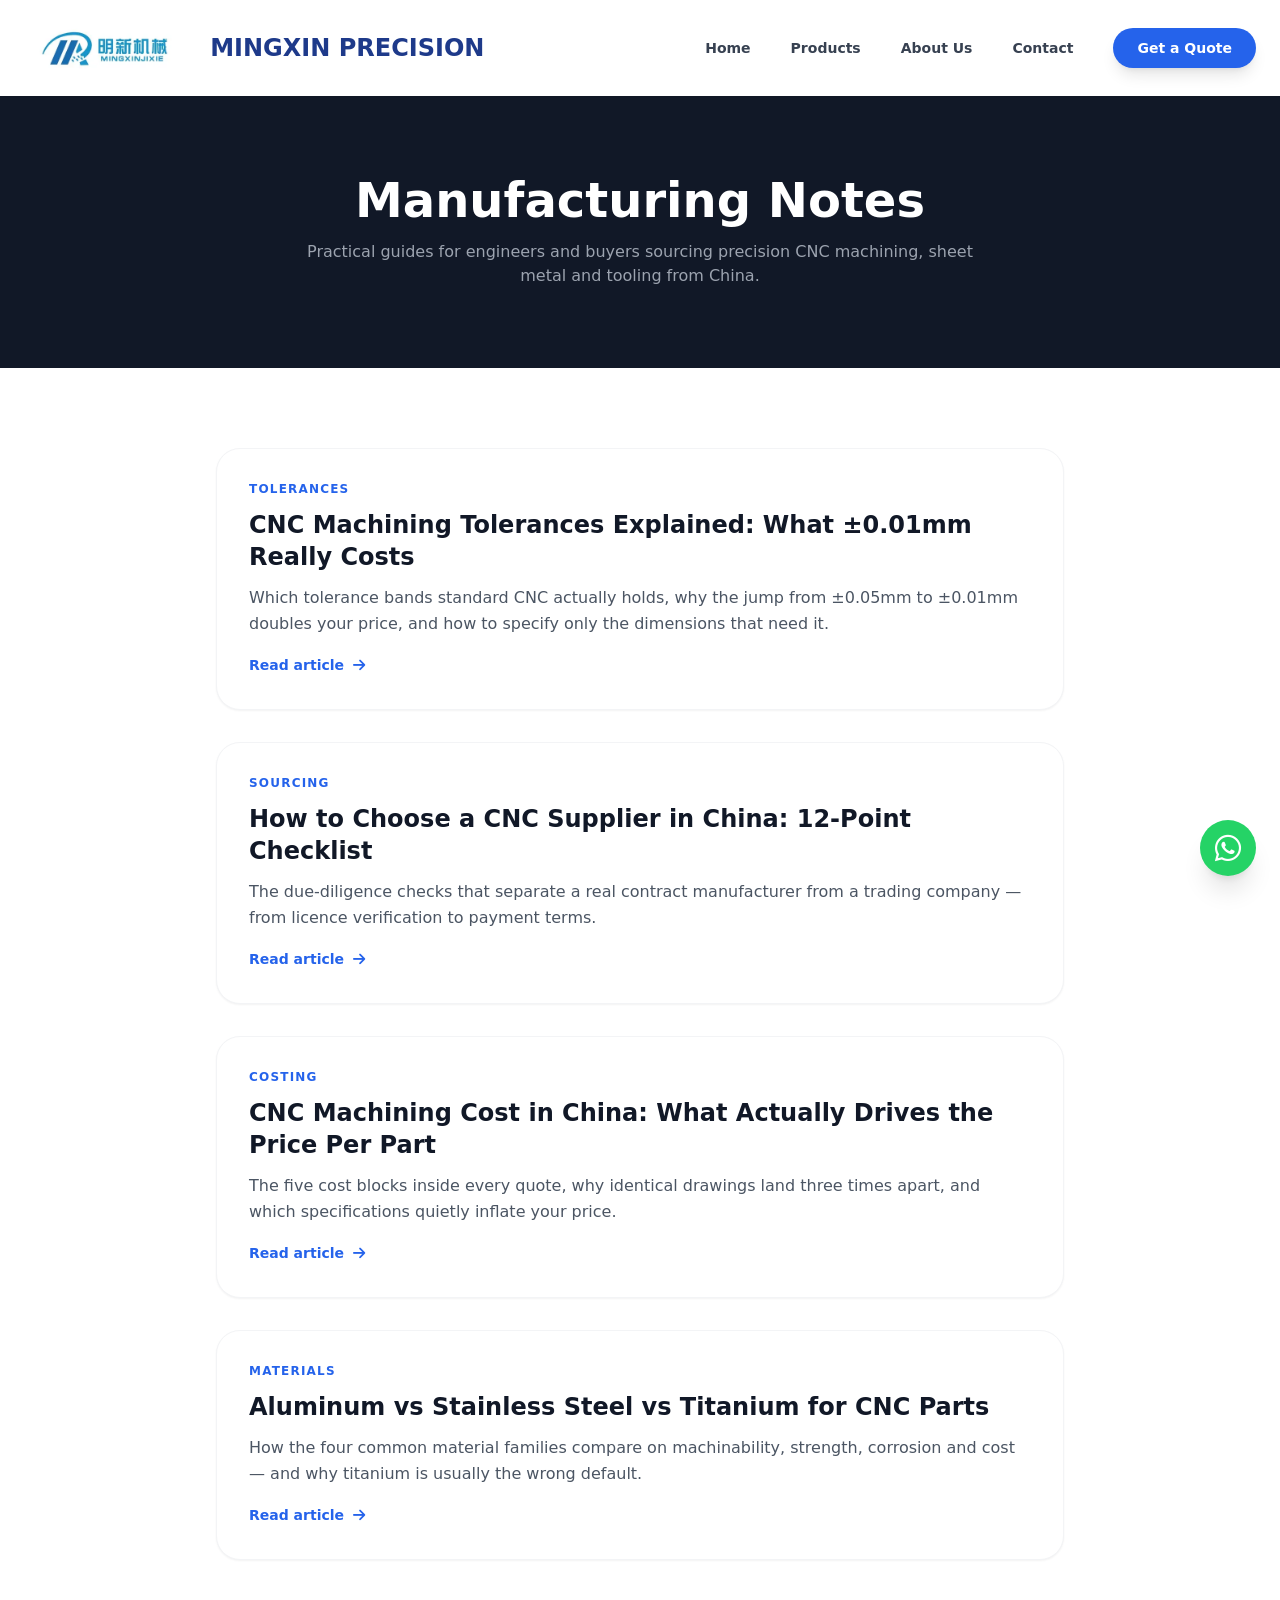
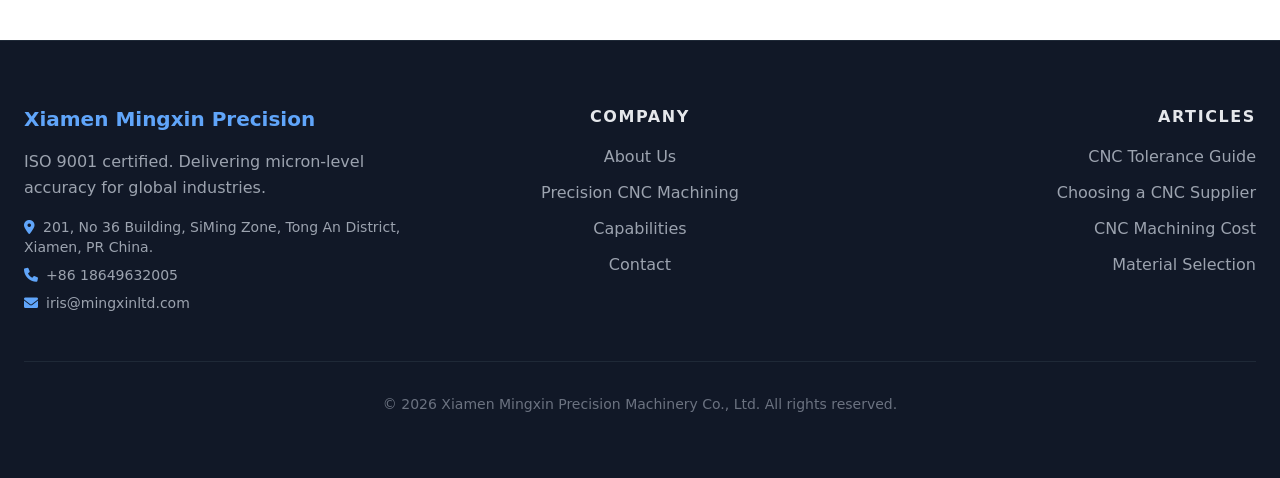
<file: blog/index.html>
<!DOCTYPE html>
<html lang="en">
<head>
    <meta charset="UTF-8">
    <meta name="viewport" content="width=device-width, initial-scale=1.0">
    <title>CNC Machining Insights &amp; Manufacturing Notes | Mingxin</title>
    <meta name="description" content="Practical guides for buyers sourcing precision CNC machining from China: tolerances, cost drivers, supplier vetting and quality control.">
    <meta property="og:title" content="CNC Machining Insights &amp; Manufacturing Notes | Mingxin">
    <meta property="og:description" content="Practical guides for buyers sourcing precision CNC machining from China.">
    <meta property="og:image" content="https://mingxinltd.com/images/hero-cnc-parts.jpg">
    <meta name="twitter:card" content="summary_large_image">
    <meta name="twitter:image" content="https://mingxinltd.com/images/hero-cnc-parts.jpg">
    <meta property="og:type" content="website">
    <link rel="canonical" href="https://mingxinltd.com/blog/">
    <script type="application/ld+json">
    {
        "@context": "https://schema.org",
        "@type": "Blog",
        "@id": "https://mingxinltd.com/blog/#blog",
        "name": "Manufacturing Notes",
        "description": "Practical guides for engineers and buyers sourcing precision CNC machining, sheet metal and tooling from China.",
        "url": "https://mingxinltd.com/blog/",
        "inLanguage": "en",
        "publisher": {
            "@type": "Organization",
            "name": "Xiamen Mingxin Precision Machinery Co., Ltd.",
            "url": "https://mingxinltd.com/",
            "logo": {
                "@type": "ImageObject",
                "url": "https://mingxinltd.com/images/logo.jpg"
            }
        },
        "blogPost": [
            {
                "@type": "BlogPosting",
                "headline": "CNC Machining Tolerances Explained: What ±0.01mm Really Costs",
                "description": "Which tolerance bands standard CNC actually holds, why the jump from ±0.05mm to ±0.01mm doubles your price, and how to specify only the dimensions that need it.",
                "url": "https://mingxinltd.com/blog/cnc-machining-tolerance-guide.html",
                "mainEntityOfPage": "https://mingxinltd.com/blog/cnc-machining-tolerance-guide.html",
                "datePublished": "2026-10-27",
                "image": "https://mingxinltd.com/images/hero-cnc-parts.jpg",
                "author": { "@type": "Organization", "name": "Xiamen Mingxin Precision Machinery Co., Ltd." }
            },
            {
                "@type": "BlogPosting",
                "headline": "How to Choose a CNC Supplier in China: 12-Point Checklist",
                "description": "The due-diligence checks that separate a real contract manufacturer from a trading company, from licence verification to payment terms.",
                "url": "https://mingxinltd.com/blog/how-to-choose-cnc-supplier-china.html",
                "mainEntityOfPage": "https://mingxinltd.com/blog/how-to-choose-cnc-supplier-china.html",
                "datePublished": "2026-10-27",
                "image": "https://mingxinltd.com/images/hero-cnc-parts.jpg",
                "author": { "@type": "Organization", "name": "Xiamen Mingxin Precision Machinery Co., Ltd." }
            },
            {
                "@type": "BlogPosting",
                "headline": "CNC Machining Cost in China: What Drives the Price Per Part",
                "description": "The five cost blocks inside every quote, why identical drawings land three times apart, and which specifications quietly inflate your price.",
                "url": "https://mingxinltd.com/blog/cnc-machining-cost-china.html",
                "mainEntityOfPage": "https://mingxinltd.com/blog/cnc-machining-cost-china.html",
                "datePublished": "2026-10-28",
                "image": "https://mingxinltd.com/images/hero-cnc-parts.jpg",
                "author": { "@type": "Organization", "name": "Xiamen Mingxin Precision Machinery Co., Ltd." }
            },
            {
                "@type": "BlogPosting",
                "headline": "Aluminum vs Stainless Steel vs Titanium for CNC Parts",
                "description": "How the common material families compare on machinability, strength, corrosion and cost, and why titanium is usually the wrong default.",
                "url": "https://mingxinltd.com/blog/aluminum-vs-stainless-vs-titanium-cnc.html",
                "mainEntityOfPage": "https://mingxinltd.com/blog/aluminum-vs-stainless-vs-titanium-cnc.html",
                "datePublished": "2026-10-28",
                "image": "https://mingxinltd.com/images/hero-cnc-parts.jpg",
                "author": { "@type": "Organization", "name": "Xiamen Mingxin Precision Machinery Co., Ltd." }
            }
        ]
    }
    </script>
    <link rel="stylesheet" href="/css/tailwind.css">
    <link rel="preload" href="/fonts/fa-solid-subset.woff2" as="font" type="font/woff2" crossorigin>
    <link rel="stylesheet" href="/css/icons.css">
    <link rel="icon" href="/favicon.ico" sizes="32x32">
    <link rel="icon" type="image/png" sizes="192x192" href="/images/favicon-192.png">
    <link rel="apple-touch-icon" sizes="180x180" href="/images/apple-touch-icon.png">
</head>
<body class="bg-white text-gray-900 font-sans antialiased">

    <header class="bg-white shadow-sm sticky top-0 z-50">
        <nav class="container mx-auto px-6 py-4 flex justify-between items-center">
            <div class="text-2xl font-bold text-blue-900 flex items-center">
                <img width="440" height="158" src="/images/logo.webp" onerror="this.onerror=null;this.src='/images/logo.jpg'" alt="Mingxin" class="h-16 w-auto mr-2 rounded"> MINGXIN PRECISION
            </div>
            <div class="hidden md:flex items-center space-x-10 text-sm font-semibold text-gray-700">
                <a href="../index.html" class="hover:text-blue-600 transition duration-300">Home</a>
                <a href="../products.html" class="hover:text-blue-600 transition duration-300">Products</a>
                <a href="../about.html" class="hover:text-blue-600 transition duration-300">About Us</a>
                <a href="../contact.html" class="hover:text-blue-600 transition duration-300">Contact</a>
                <a href="../contact.html" class="bg-blue-600 text-white px-6 py-2.5 rounded-full hover:bg-blue-700 transition shadow-lg">Get a Quote</a>
            </div>
        
            <button type="button" id="mobileMenuBtn" class="md:hidden ml-3 text-2xl text-gray-700" aria-label="Open menu" aria-expanded="false" aria-controls="mobileMenu">
                <i class="fas fa-bars"></i>
            </button>
        </nav>
        <div id="mobileMenu" class="hidden md:hidden border-t border-gray-100 bg-white">
            <div class="container mx-auto px-6 py-4 space-y-1">
                <a href="../index.html" class="block py-2 font-semibold text-gray-700 hover:text-blue-600">Home</a>
                <a href="../products.html" class="block py-2 font-semibold text-gray-700 hover:text-blue-600">Products</a>
                <a href="../precision-cnc-machining.html" class="block py-2 font-semibold text-gray-700 hover:text-blue-600">Precision CNC Machining</a>
                <a href="../3d-printing-services.html" class="block py-2 font-semibold text-gray-700 hover:text-blue-600">3D Printing</a>
                <a href="../blog/index.html" class="block py-2 font-semibold text-gray-700 hover:text-blue-600">Articles</a>
                <a href="../about.html" class="block py-2 font-semibold text-gray-700 hover:text-blue-600">About Us</a>
                <a href="../contact.html" class="block py-2 font-semibold text-gray-700 hover:text-blue-600">Contact</a>
            </div>
        </div>
        <script>
        (function () {
            var btn = document.getElementById('mobileMenuBtn');
            var menu = document.getElementById('mobileMenu');
            if (!btn || !menu) return;
            btn.addEventListener('click', function () {
                var willOpen = menu.classList.contains('hidden');
                menu.classList.toggle('hidden', !willOpen);
                btn.setAttribute('aria-expanded', willOpen ? 'true' : 'false');
                btn.innerHTML = willOpen
                    ? '<i class="fas fa-times"></i>'
                    : '<i class="fas fa-bars"></i>';
            });
        })();
        </script>
        
    </header>

    <section class="bg-gray-900 text-white py-20">
        <div class="container mx-auto px-6 text-center">
            <h1 class="text-4xl md:text-5xl font-extrabold mb-4">Manufacturing Notes</h1>
            <p class="text-gray-400 max-w-2xl mx-auto">Practical guides for engineers and buyers sourcing precision CNC machining, sheet metal and tooling from China.</p>
        </div>
    </section>

    <section class="py-20">
        <div class="container mx-auto px-6 max-w-4xl">
            <div class="space-y-8">

                <a href="cnc-machining-tolerance-guide.html" class="block bg-white rounded-3xl border border-gray-100 shadow-sm hover:shadow-lg transition p-8">
                    <div class="text-blue-600 text-xs font-bold uppercase tracking-widest mb-3">Tolerances</div>
                    <h2 class="text-2xl font-bold mb-3 text-gray-900">CNC Machining Tolerances Explained: What &plusmn;0.01mm Really Costs</h2>
                    <p class="text-gray-600 leading-relaxed mb-4">Which tolerance bands standard CNC actually holds, why the jump from &plusmn;0.05mm to &plusmn;0.01mm doubles your price, and how to specify only the dimensions that need it.</p>
                    <span class="text-blue-600 font-semibold text-sm">Read article <i class="fas fa-arrow-right ml-1"></i></span>
                </a>

                <a href="how-to-choose-cnc-supplier-china.html" class="block bg-white rounded-3xl border border-gray-100 shadow-sm hover:shadow-lg transition p-8">
                    <div class="text-blue-600 text-xs font-bold uppercase tracking-widest mb-3">Sourcing</div>
                    <h2 class="text-2xl font-bold mb-3 text-gray-900">How to Choose a CNC Supplier in China: 12-Point Checklist</h2>
                    <p class="text-gray-600 leading-relaxed mb-4">The due-diligence checks that separate a real contract manufacturer from a trading company &mdash; from licence verification to payment terms.</p>
                    <span class="text-blue-600 font-semibold text-sm">Read article <i class="fas fa-arrow-right ml-1"></i></span>
                </a>

                <a href="cnc-machining-cost-china.html" class="block bg-white rounded-3xl border border-gray-100 shadow-sm hover:shadow-lg transition p-8">
                    <div class="text-blue-600 text-xs font-bold uppercase tracking-widest mb-3">Costing</div>
                    <h2 class="text-2xl font-bold mb-3 text-gray-900">CNC Machining Cost in China: What Actually Drives the Price Per Part</h2>
                    <p class="text-gray-600 leading-relaxed mb-4">The five cost blocks inside every quote, why identical drawings land three times apart, and which specifications quietly inflate your price.</p>
                    <span class="text-blue-600 font-semibold text-sm">Read article <i class="fas fa-arrow-right ml-1"></i></span>
                </a>

                <a href="aluminum-vs-stainless-vs-titanium-cnc.html" class="block bg-white rounded-3xl border border-gray-100 shadow-sm hover:shadow-lg transition p-8">
                    <div class="text-blue-600 text-xs font-bold uppercase tracking-widest mb-3">Materials</div>
                    <h2 class="text-2xl font-bold mb-3 text-gray-900">Aluminum vs Stainless Steel vs Titanium for CNC Parts</h2>
                    <p class="text-gray-600 leading-relaxed mb-4">How the four common material families compare on machinability, strength, corrosion and cost &mdash; and why titanium is usually the wrong default.</p>
                    <span class="text-blue-600 font-semibold text-sm">Read article <i class="fas fa-arrow-right ml-1"></i></span>
                </a>

            </div>
        </div>
    </section>

    <footer class="bg-gray-900 text-white py-16 border-t border-gray-800">
        <div class="container mx-auto px-6">
            <div class="grid grid-cols-1 md:grid-cols-3 gap-12 text-center">
                <div class="text-center md:text-left">
                    <div class="text-xl font-bold text-blue-400 mb-4">Xiamen Mingxin Precision</div>
                    <p class="text-gray-400 text-base leading-relaxed mb-4">ISO 9001 certified. Delivering micron-level accuracy for global industries.</p>
                    <div class="text-gray-400 text-sm space-y-2">
                        <p><i class="fas fa-map-marker-alt text-blue-400 mr-2"></i>201, No 36 Building, SiMing Zone, Tong An District, Xiamen, PR China.</p>
                        <p><i class="fas fa-phone text-blue-400 mr-2"></i>+86 18649632005</p>
                        <p><i class="fas fa-envelope text-blue-400 mr-2"></i>iris@mingxinltd.com</p>
                    </div>
                </div>
                <div>
                    <h4 class="text-base font-bold mb-4 uppercase tracking-widest text-gray-200">Company</h4>
                    <ul class="space-y-3 text-gray-400">
                        <li><a href="../about.html" class="hover:text-white transition">About Us</a></li>
                        <li><a href="../precision-cnc-machining.html" class="hover:text-white transition">Precision CNC Machining</a></li>
                        <li><a href="../products.html" class="hover:text-white transition">Capabilities</a></li>
                        <li><a href="../contact.html" class="hover:text-white transition">Contact</a></li>
                    </ul>
                </div>
                <div class="text-center md:text-right">
                    <h4 class="text-base font-bold mb-4 uppercase tracking-widest text-gray-200">Articles</h4>
                    <ul class="space-y-3 text-gray-400">
                        <li><a href="cnc-machining-tolerance-guide.html" class="hover:text-white transition">CNC Tolerance Guide</a></li>
                        <li><a href="how-to-choose-cnc-supplier-china.html" class="hover:text-white transition">Choosing a CNC Supplier</a></li>
                        <li><a href="cnc-machining-cost-china.html" class="hover:text-white transition">CNC Machining Cost</a></li>
                        <li><a href="aluminum-vs-stainless-vs-titanium-cnc.html" class="hover:text-white transition">Material Selection</a></li>
                    </ul>
                </div>
            </div>
            <div class="mt-12 pt-8 border-t border-gray-800 text-center text-gray-500 text-sm">
                &copy; 2026 Xiamen Mingxin Precision Machinery Co., Ltd. All rights reserved.
            </div>
        </div>
    </footer>


    <!-- WhatsApp floating button -->
    <a href="https://wa.me/8618649632005?text=Hello%20Mingxin%2C%20I%27d%20like%20a%20quote%20for%20custom%20machined%20parts."
       target="_blank" rel="noopener"
       class="fixed bottom-6 right-6 z-40 flex items-center justify-center w-12 h-12 md:w-14 md:h-14 rounded-full bg-[#25D366] text-white shadow-xl hover:scale-110 transition-transform"
       aria-label="Chat with us on WhatsApp">
        <i class="fab fa-whatsapp text-2xl md:text-3xl"></i>
    </a>

</body>
</html>
</file>
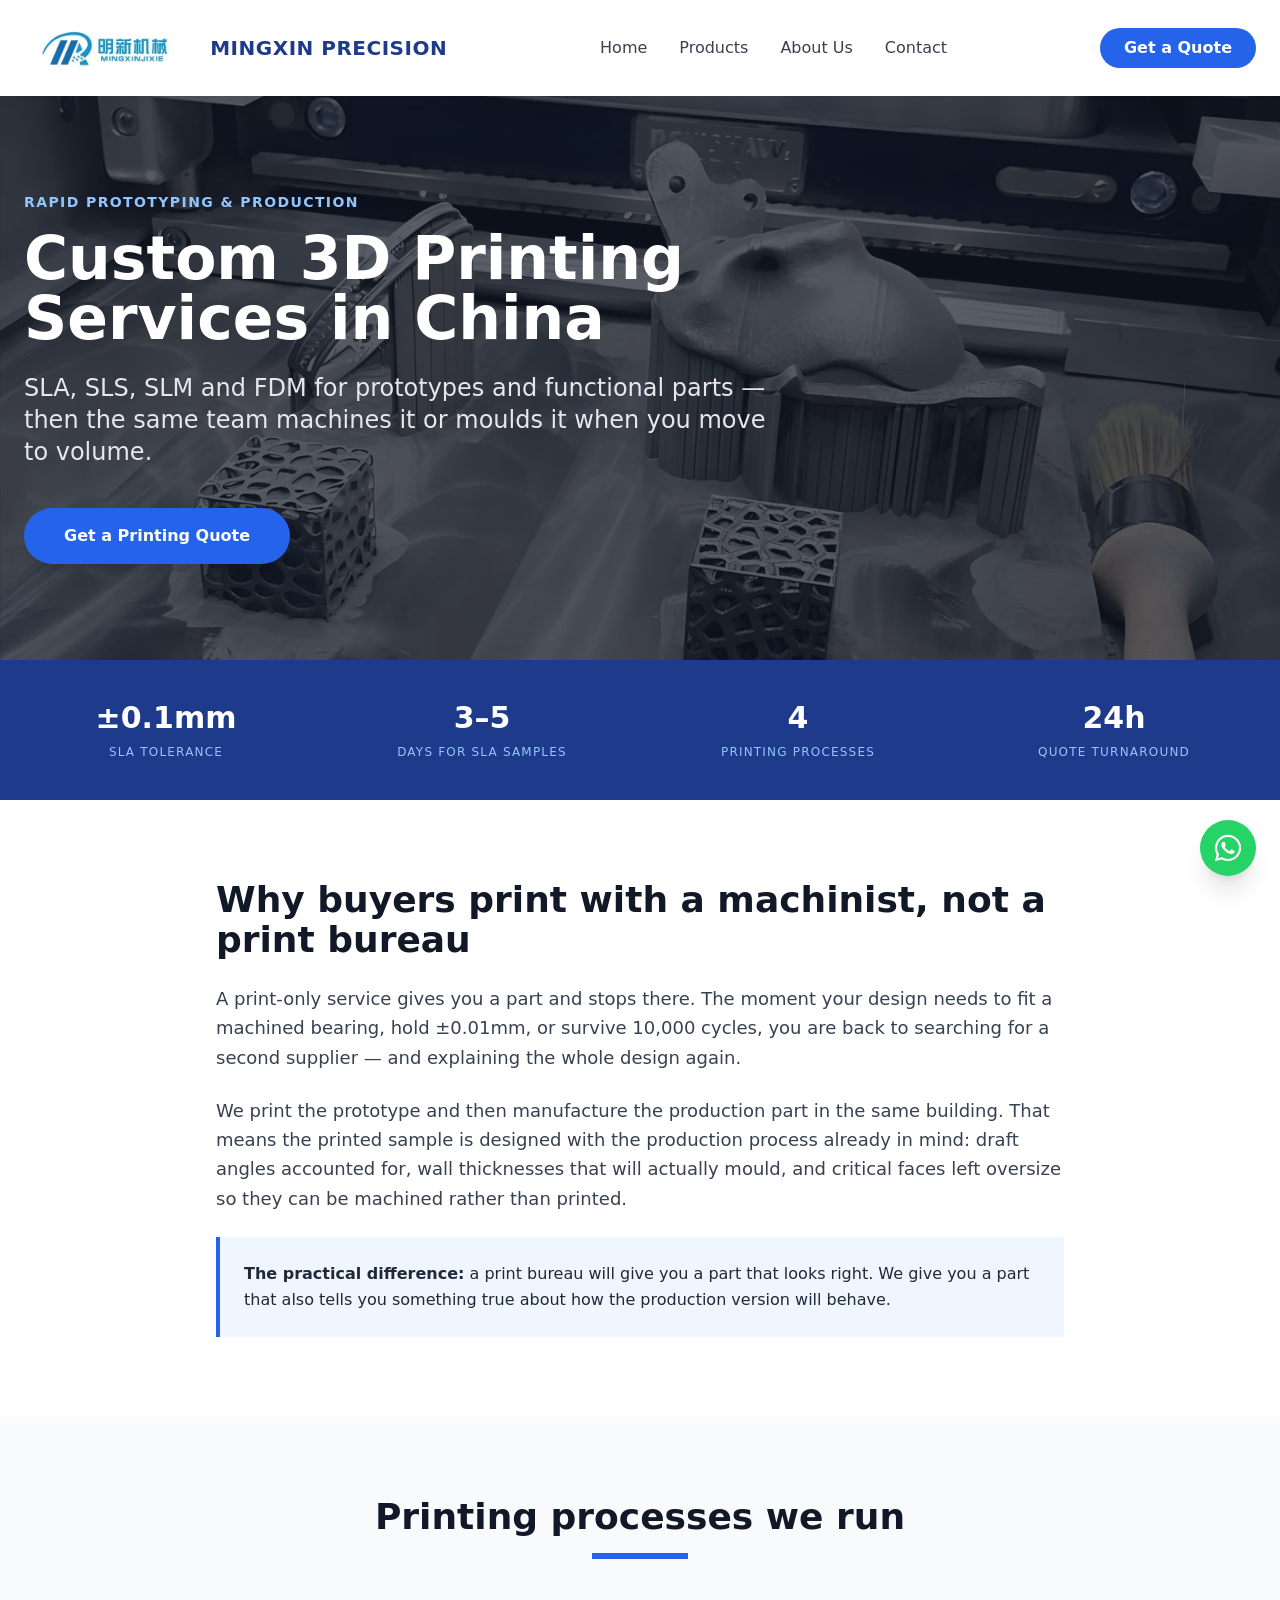
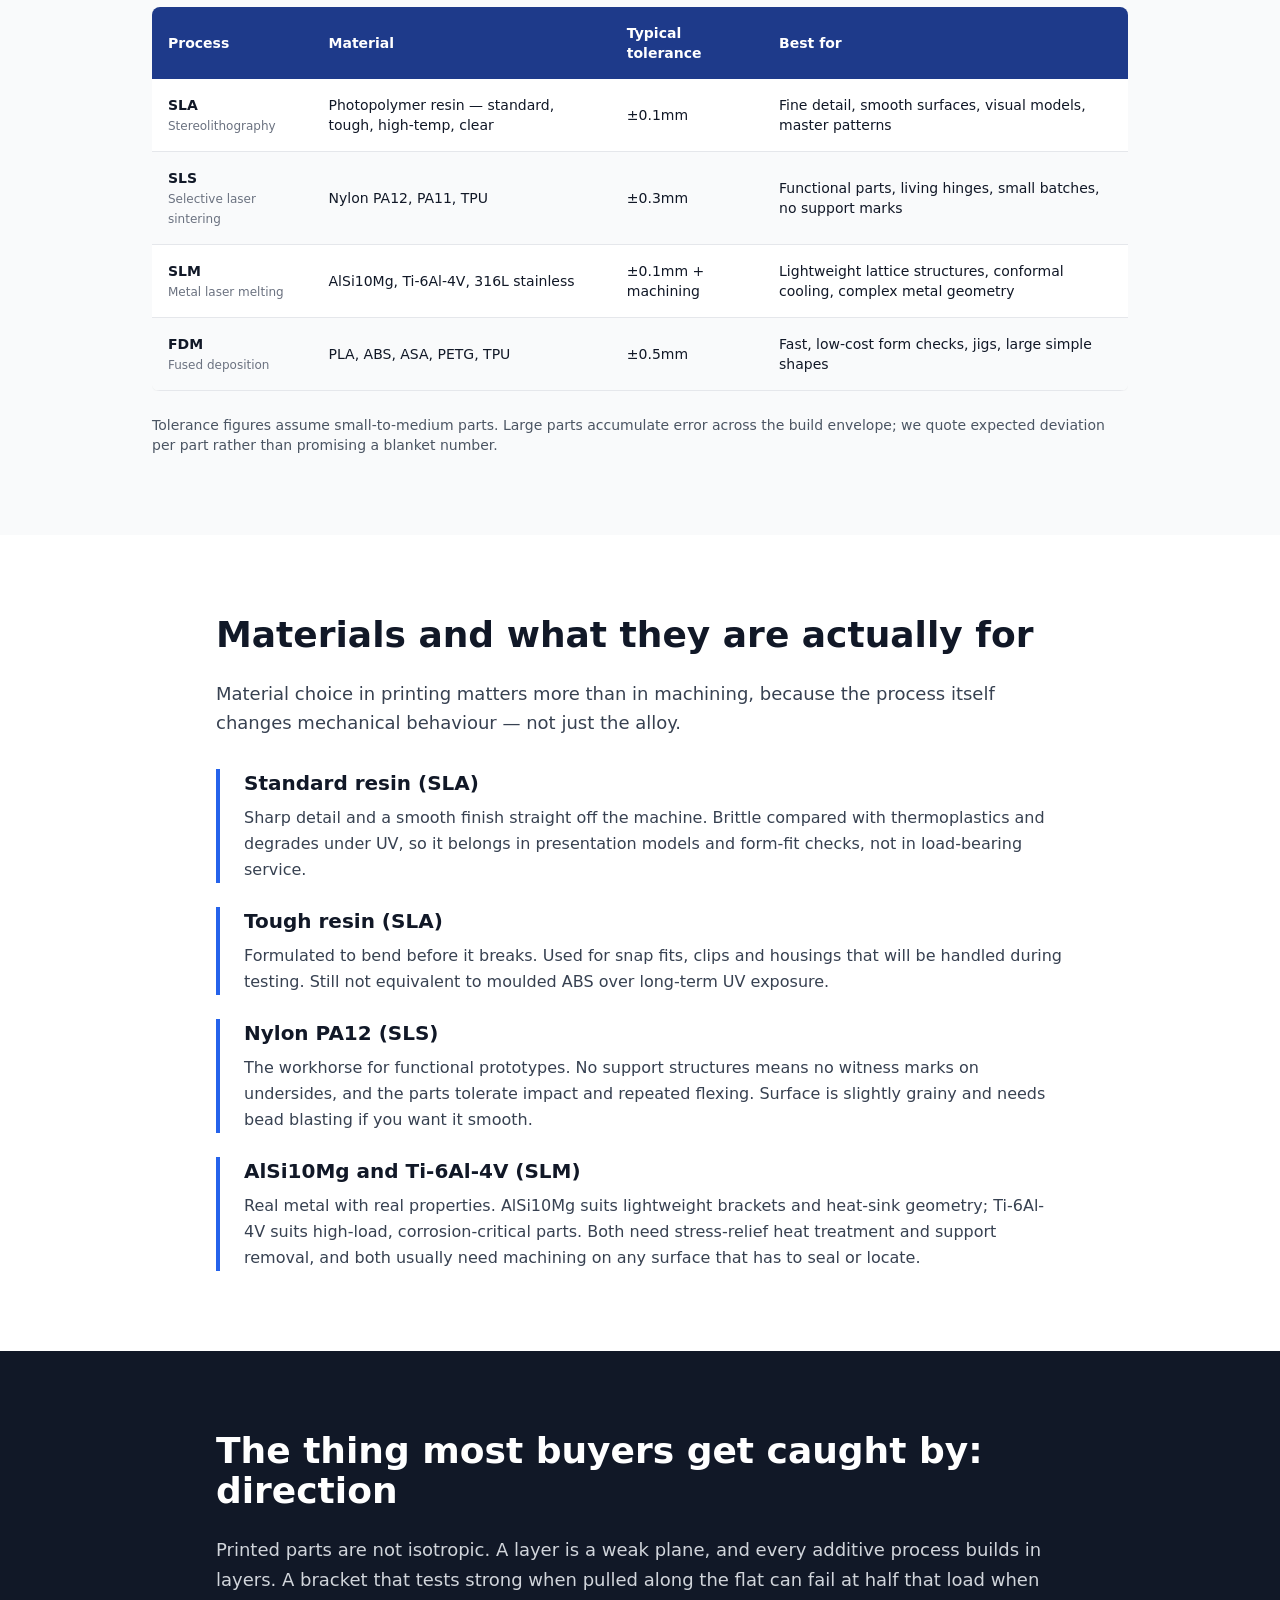
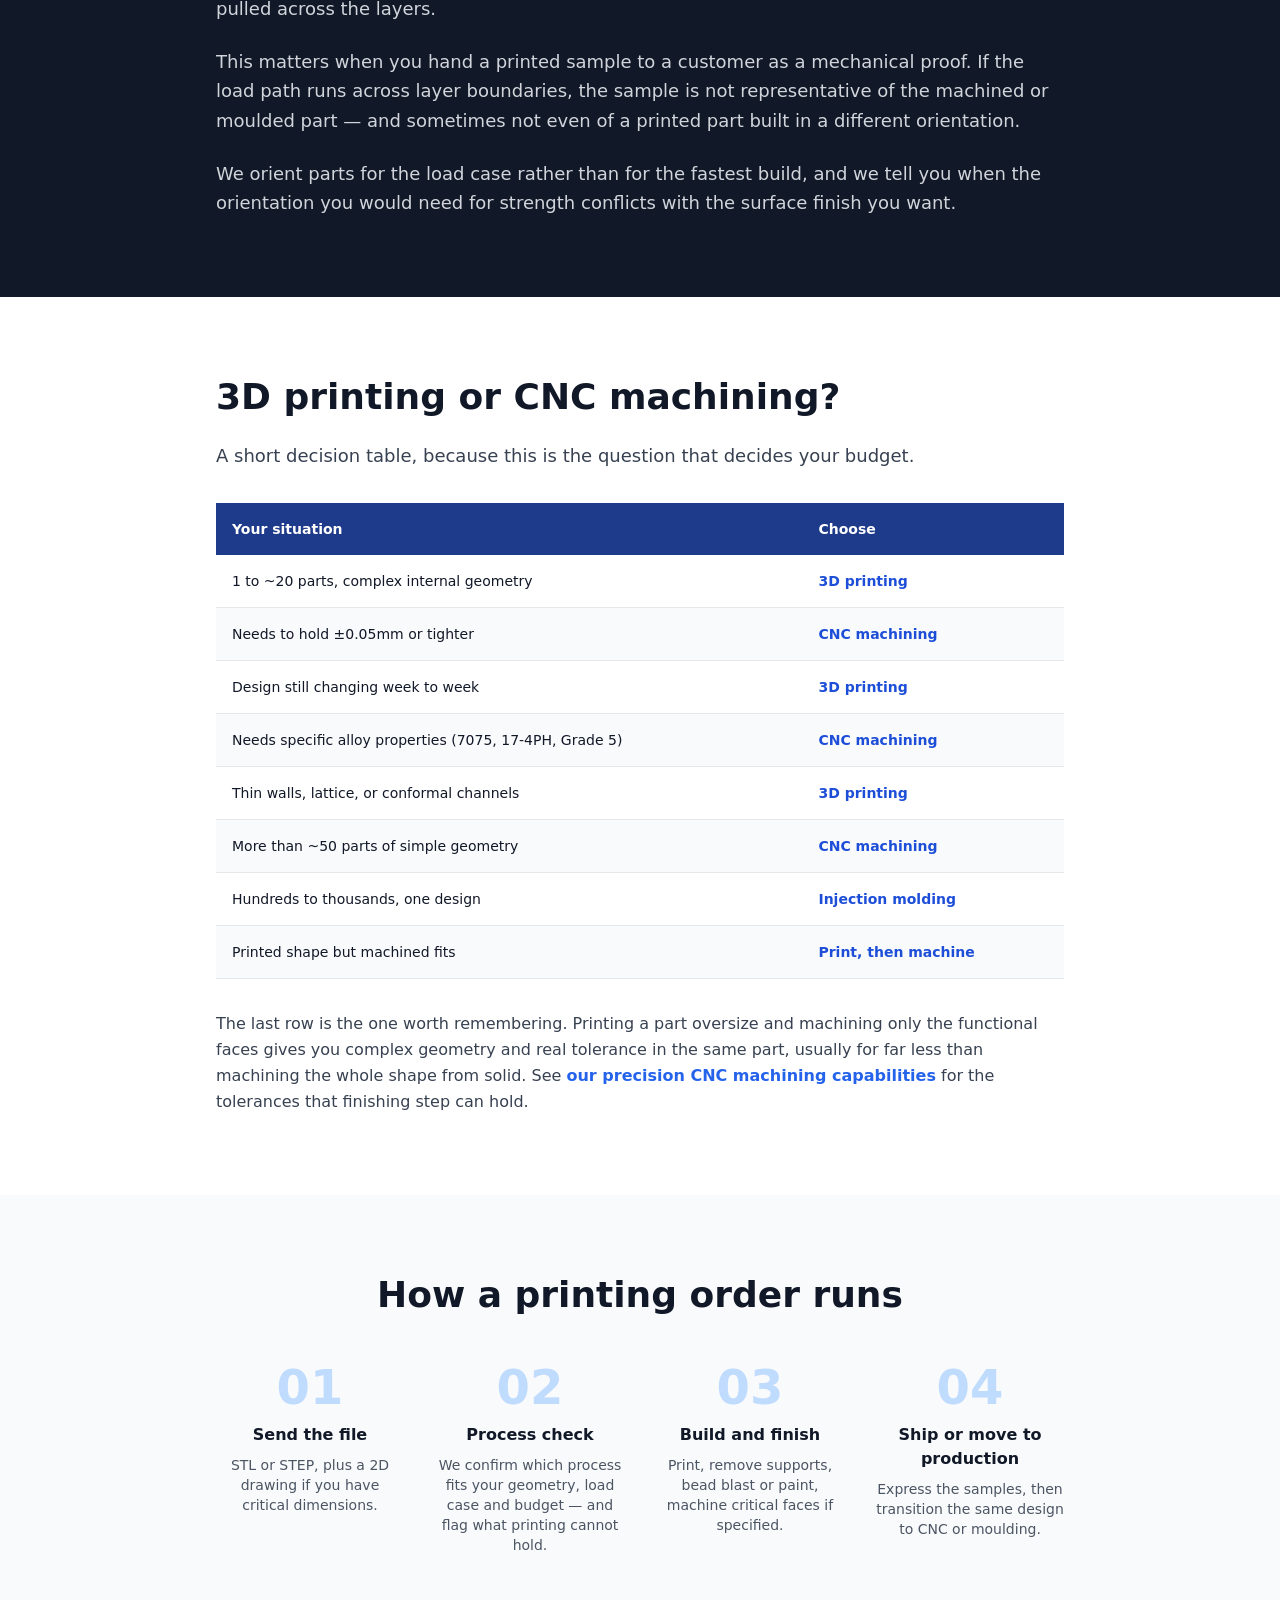
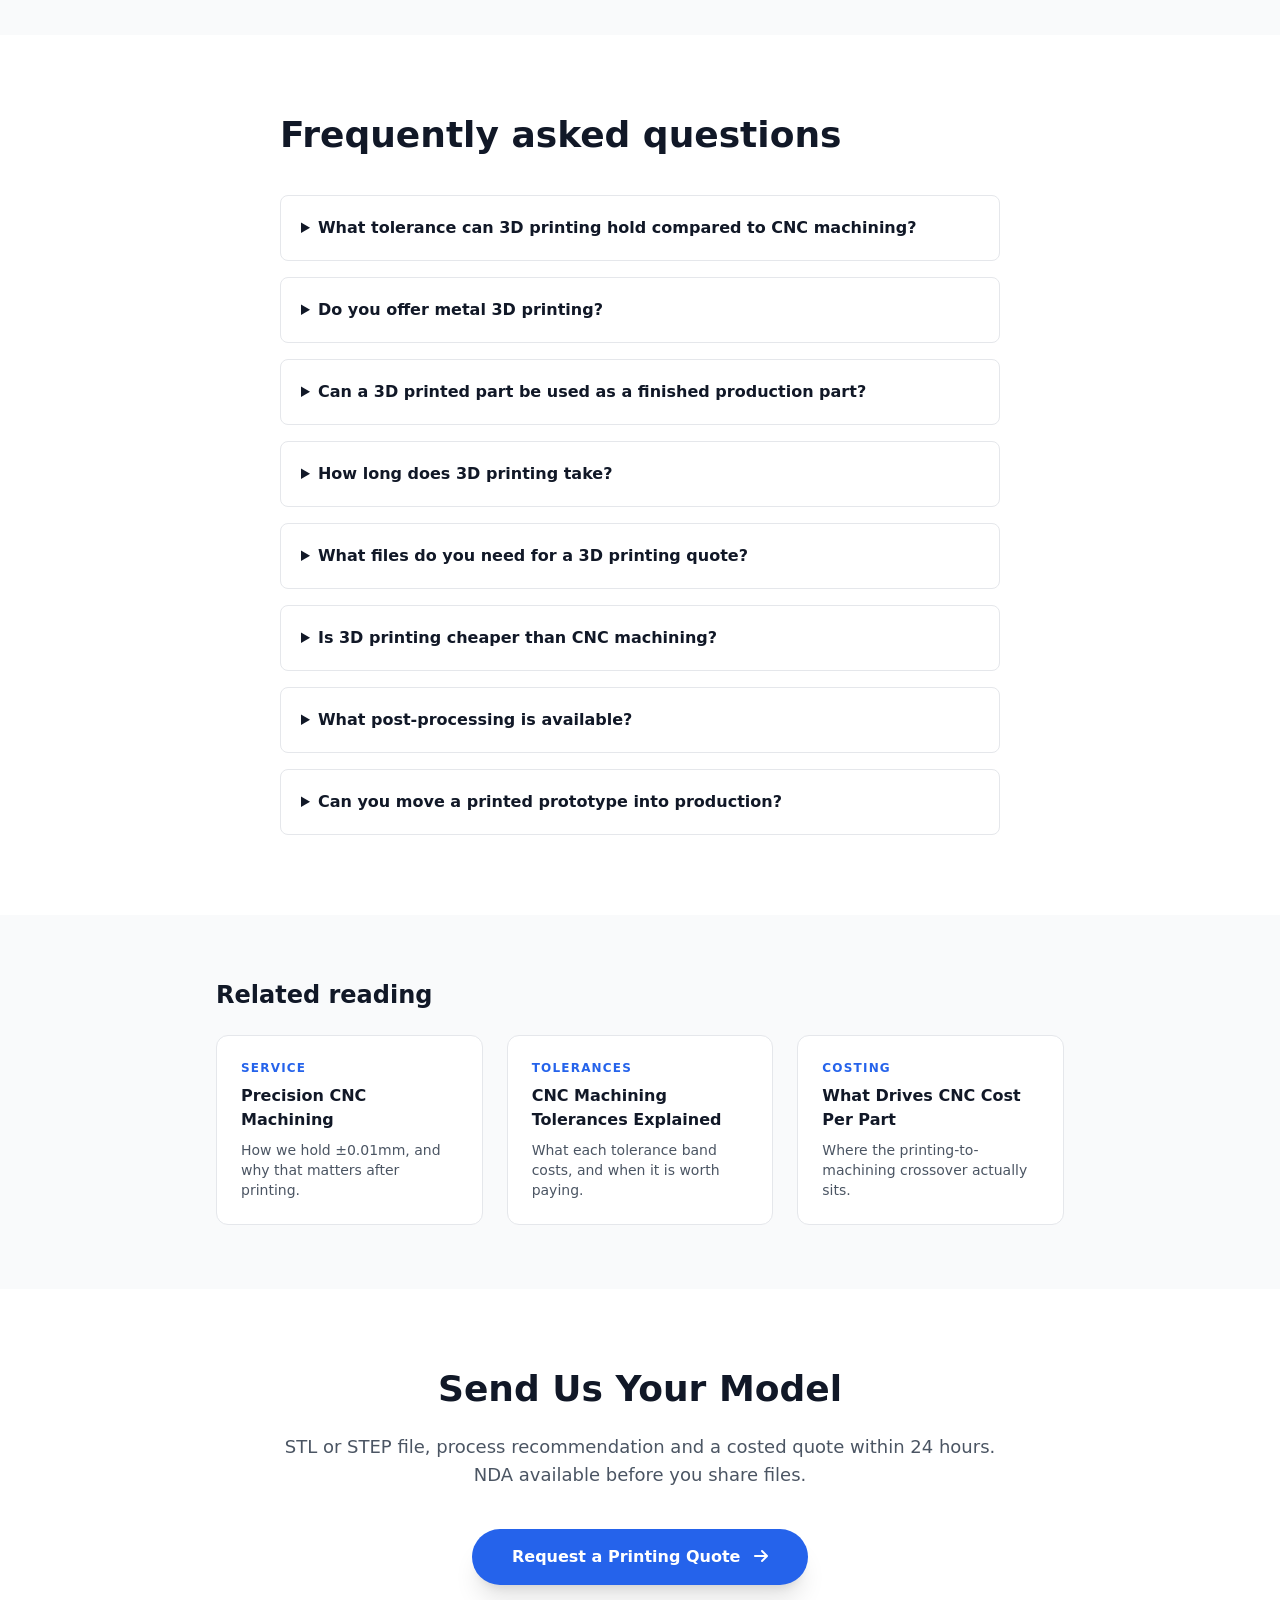
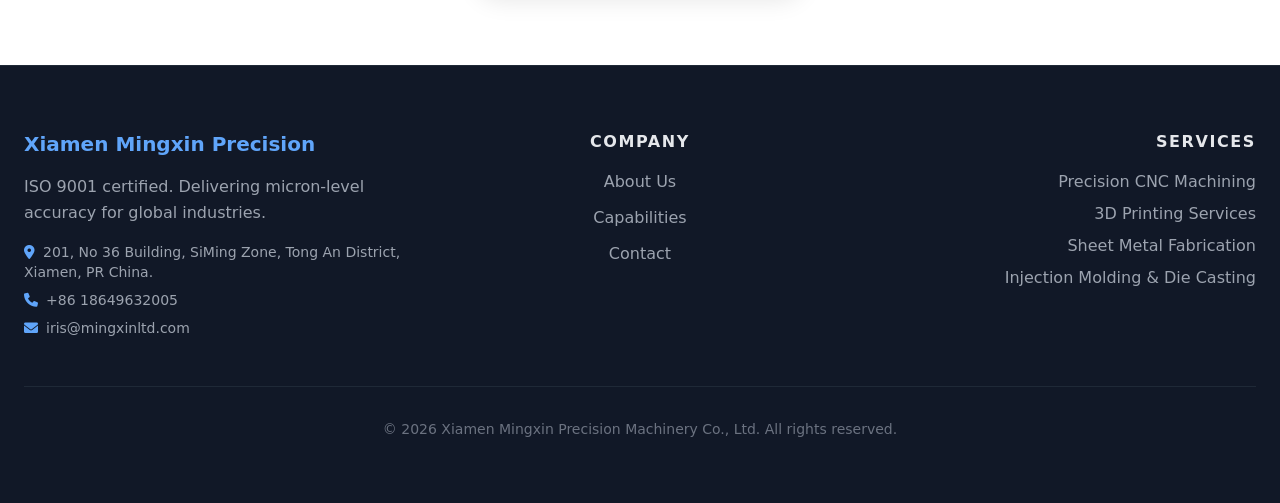
<file: 3d-printing-services.html>
<!DOCTYPE html>
<html lang="en">
<head>
    <meta charset="UTF-8">
    <meta name="viewport" content="width=device-width, initial-scale=1.0">
    <title>3D Printing Services China: SLA, SLS, SLM, FDM | Mingxin</title>
    <meta name="description" content="Custom 3D printing in China: SLA, SLS, SLM and FDM for prototypes and functional parts, plus a clear path from printed sample to CNC production.">
    <meta property="og:title" content="3D Printing Services China: SLA, SLS, SLM, FDM | Mingxin">
    <meta property="og:description" content="SLA, SLS, SLM and FDM printing for prototypes and functional parts, backed by CNC and injection molding for production.">
    <meta property="og:image" content="https://mingxinltd.com/images/service-3d-printing.jpg">
    <meta name="twitter:card" content="summary_large_image">
    <meta name="twitter:image" content="https://mingxinltd.com/images/service-3d-printing.jpg">
    <meta property="og:type" content="website">
    <link rel="canonical" href="https://mingxinltd.com/3d-printing-services.html">
    <link rel="stylesheet" href="/css/tailwind.css">
    <link rel="preload" href="/fonts/fa-solid-subset.woff2" as="font" type="font/woff2" crossorigin>
    <link rel="stylesheet" href="/css/icons.css">
    <script type="application/ld+json">
    {
        "@context": "https://schema.org",
        "@type": "Service",
        "serviceType": "3D Printing Services",
        "provider": {
            "@type": "Organization",
            "name": "Xiamen Mingxin Precision Machinery Co., Ltd.",
            "url": "https://mingxinltd.com/",
            "logo": "images/logo.jpg",
            "email": "iris@mingxinltd.com",
            "telephone": "+86-186-4963-2005",
            "address": {
                "@type": "PostalAddress",
                "streetAddress": "201, No 36 Building, SiMing Zone, Tong An District",
                "addressLocality": "Xiamen",
                "addressCountry": "CN"
            }
        },
        "areaServed": "Worldwide",
        "description": "Custom 3D printing services including SLA, SLS, SLM and FDM for prototypes, functional testing and low-volume production, with downstream CNC machining and injection molding for volume."
    }
    </script>
    <script type="application/ld+json">
    {
        "@context": "https://schema.org",
        "@type": "FAQPage",
        "mainEntity": [
            {
                "@type": "Question",
                "name": "What tolerance can 3D printing hold compared to CNC machining?",
                "acceptedAnswer": {
                    "@type": "Answer",
                    "text": "SLA holds roughly ±0.1mm on small parts, SLS around ±0.3mm, and FDM about ±0.5mm. That is an order of magnitude looser than precision CNC machining at ±0.01mm. If a feature has to fit a bearing, seal a fluid, or mate with a machined surface, it should be printed oversize and machined afterwards — we plan that in during quoting."
                }
            },
            {
                "@type": "Question",
                "name": "Do you offer metal 3D printing?",
                "acceptedAnswer": {
                    "@type": "Answer",
                    "text": "Yes, SLM in aluminium AlSi10Mg, titanium Ti-6Al-4V and stainless 316L, arranged per project. Metal parts come off the machine attached to a build plate with support structures, so they always require support removal, stress-relief heat treatment and usually machining on critical faces. We quote that full chain, not just the print."
                }
            },
            {
                "@type": "Question",
                "name": "Can a 3D printed part be used as a finished production part?",
                "acceptedAnswer": {
                    "@type": "Answer",
                    "text": "For low volumes and complex geometry, sometimes yes. SLS nylon is a legitimate end-use material for enclosures, brackets and ducting. What you cannot assume is that a printed part matches the mechanical properties of the same design in machined aluminium or moulded ABS — layer adhesion and porosity change the failure behaviour. We will say so if your application is sensitive to that."
                }
            },
            {
                "@type": "Question",
                "name": "How long does 3D printing take?",
                "acceptedAnswer": {
                    "@type": "Answer",
                    "text": "SLA and FDM samples typically ship in 3 to 5 working days. SLS runs 5 to 7 working days because parts need cooling and bead blasting after the build. Metal SLM takes longer, usually 7 to 12 working days including heat treatment and support removal. Rush handling is possible on small quantities."
                }
            },
            {
                "@type": "Question",
                "name": "What files do you need for a 3D printing quote?",
                "acceptedAnswer": {
                    "@type": "Answer",
                    "text": "An STL or STEP file. STEP is preferred because it carries actual surfaces, while STL is a mesh approximation that can hide errors. If you also have a 2D drawing with critical dimensions, send it — it tells us which surfaces need post-machining rather than being left as printed."
                }
            },
            {
                "@type": "Question",
                "name": "Is 3D printing cheaper than CNC machining?",
                "acceptedAnswer": {
                    "@type": "Answer",
                    "text": "Only at low quantity. There is no tooling and no programming, so a single printed part is usually cheaper than a single machined part. The crossover comes quickly — typically somewhere in the tens of pieces for simple geometry — after which machining wins on unit price and gives better tolerance and material properties."
                }
            },
            {
                "@type": "Question",
                "name": "What post-processing is available?",
                "acceptedAnswer": {
                    "@type": "Answer",
                    "text": "Support removal, bead blasting, sanding, primer and paint, clear coating, dyeing for SLS nylon, and vapour smoothing. Threaded inserts and helicoils can be fitted. Critical bores and mating faces can be machined after printing, which is the usual way to get a printed prototype close to production behaviour."
                }
            },
            {
                "@type": "Question",
                "name": "Can you move a printed prototype into production?",
                "acceptedAnswer": {
                    "@type": "Answer",
                    "text": "That is the main reason buyers come to us rather than a print-only bureau. The same team that prints the prototype can machine it in aluminium, or cut a mould and injection mould it, holding the geometry consistent across all three stages. You avoid re-explaining the design to a second supplier."
                }
            }
        ]
    }
    </script>
    <link rel="icon" href="/favicon.ico" sizes="32x32">
    <link rel="icon" type="image/png" sizes="192x192" href="/images/favicon-192.png">
    <link rel="apple-touch-icon" sizes="180x180" href="/images/apple-touch-icon.png">
</head>
<body class="bg-white text-gray-900">

    <header class="bg-white shadow-sm sticky top-0 z-50">
        <nav class="container mx-auto px-6 py-4 flex items-center justify-between">
            <a href="index.html" class="flex items-center">
                <img width="440" height="158" src="/images/logo.webp" onerror="this.onerror=null;this.src='/images/logo.jpg'" alt="Mingxin Precision logo" class="h-16 w-auto mr-2 rounded">
                <span class="text-xl font-bold text-blue-900 tracking-wide">MINGXIN PRECISION</span>
            </a>
            <div class="hidden md:flex items-center space-x-8 font-medium text-gray-700">
                <a href="index.html" class="hover:text-blue-600 transition">Home</a>
                <a href="products.html" class="hover:text-blue-600 transition">Products</a>
                <a href="about.html" class="hover:text-blue-600 transition">About Us</a>
                <a href="contact.html" class="hover:text-blue-600 transition">Contact</a>
            </div>
            <a href="contact.html" class="bg-blue-600 text-white px-6 py-2 rounded-full font-bold hover:bg-blue-700 transition">Get a Quote</a>
        
            <button type="button" id="mobileMenuBtn" class="md:hidden ml-3 text-2xl text-gray-700" aria-label="Open menu" aria-expanded="false" aria-controls="mobileMenu">
                <i class="fas fa-bars"></i>
            </button>
        </nav>
        <div id="mobileMenu" class="hidden md:hidden border-t border-gray-100 bg-white">
            <div class="container mx-auto px-6 py-4 space-y-1">
                <a href="index.html" class="block py-2 font-semibold text-gray-700 hover:text-blue-600">Home</a>
                <a href="products.html" class="block py-2 font-semibold text-gray-700 hover:text-blue-600">Products</a>
                <a href="precision-cnc-machining.html" class="block py-2 font-semibold text-gray-700 hover:text-blue-600">Precision CNC Machining</a>
                <a href="3d-printing-services.html" class="block py-2 font-semibold text-gray-700 hover:text-blue-600">3D Printing</a>
                <a href="blog/index.html" class="block py-2 font-semibold text-gray-700 hover:text-blue-600">Articles</a>
                <a href="about.html" class="block py-2 font-semibold text-gray-700 hover:text-blue-600">About Us</a>
                <a href="contact.html" class="block py-2 font-semibold text-gray-700 hover:text-blue-600">Contact</a>
            </div>
        </div>
        <script>
        (function () {
            var btn = document.getElementById('mobileMenuBtn');
            var menu = document.getElementById('mobileMenu');
            if (!btn || !menu) return;
            btn.addEventListener('click', function () {
                var willOpen = menu.classList.contains('hidden');
                menu.classList.toggle('hidden', !willOpen);
                btn.setAttribute('aria-expanded', willOpen ? 'true' : 'false');
                btn.innerHTML = willOpen
                    ? '<i class="fas fa-times"></i>'
                    : '<i class="fas fa-bars"></i>';
            });
        })();
        </script>
        
    </header>

    <!-- Hero -->
    <section class="relative py-24 bg-gray-900 text-white overflow-hidden">
        <img width="1400" height="873" src="/images/metal-3d-printer.webp" onerror="this.onerror=null;this.src='/images/metal-3d-printer.jpg'" alt="Metal 3D printer producing a precision component" class="absolute inset-0 w-full h-full object-cover opacity-30">
        <div class="container mx-auto px-6 relative z-10">
            <p class="text-blue-300 font-semibold uppercase tracking-widest text-sm mb-4">Rapid Prototyping &amp; Production</p>
            <h1 class="text-4xl md:text-6xl font-extrabold mb-6 leading-tight">Custom 3D Printing<br>Services in China</h1>
            <p class="text-xl md:text-2xl text-gray-200 mb-10 max-w-3xl">SLA, SLS, SLM and FDM for prototypes and functional parts — then the same team machines it or moulds it when you move to volume.</p>
            <a href="contact.html" class="inline-block bg-blue-600 text-white font-bold py-4 px-10 rounded-full hover:bg-blue-700 transition shadow-xl">Get a Printing Quote</a>
        </div>
    </section>

    <!-- Trust bar -->
    <section class="py-10 bg-blue-900 text-white">
        <div class="container mx-auto px-6 grid grid-cols-2 md:grid-cols-4 gap-8 text-center">
            <div><div class="text-3xl font-extrabold">±0.1mm</div><div class="text-xs uppercase tracking-widest text-blue-300 mt-2">SLA Tolerance</div></div>
            <div><div class="text-3xl font-extrabold">3–5</div><div class="text-xs uppercase tracking-widest text-blue-300 mt-2">Days for SLA Samples</div></div>
            <div><div class="text-3xl font-extrabold">4</div><div class="text-xs uppercase tracking-widest text-blue-300 mt-2">Printing Processes</div></div>
            <div><div class="text-3xl font-extrabold">24h</div><div class="text-xs uppercase tracking-widest text-blue-300 mt-2">Quote Turnaround</div></div>
        </div>
    </section>

    <!-- Why -->
    <section class="py-20">
        <div class="container mx-auto px-6 max-w-4xl">
            <h2 class="text-3xl md:text-4xl font-bold mb-6">Why buyers print with a machinist, not a print bureau</h2>
            <p class="text-lg text-gray-700 leading-relaxed mb-6">
                A print-only service gives you a part and stops there. The moment your design needs to fit a machined
                bearing, hold ±0.01mm, or survive 10,000 cycles, you are back to searching for a second supplier —
                and explaining the whole design again.
            </p>
            <p class="text-lg text-gray-700 leading-relaxed mb-6">
                We print the prototype and then manufacture the production part in the same building. That means the
                printed sample is designed with the production process already in mind: draft angles accounted for,
                wall thicknesses that will actually mould, and critical faces left oversize so they can be machined
                rather than printed.
            </p>
            <div class="bg-blue-50 border-l-4 border-blue-600 p-6">
                <p class="text-gray-800 leading-relaxed">
                    <strong>The practical difference:</strong> a print bureau will give you a part that looks right.
                    We give you a part that also tells you something true about how the production version will behave.
                </p>
            </div>
        </div>
    </section>

    <!-- Processes -->
    <section class="py-20 bg-gray-50">
        <div class="container mx-auto px-6 max-w-5xl">
            <h2 class="text-3xl md:text-4xl font-bold mb-4 text-center">Printing processes we run</h2>
            <div class="w-24 h-1.5 bg-blue-600 mx-auto mb-12"></div>

            <div class="overflow-x-auto">
                <table class="w-full text-sm border-collapse bg-white shadow-sm rounded-lg overflow-hidden">
                    <thead>
                        <tr class="bg-blue-900 text-white">
                            <th class="text-left p-4 font-semibold">Process</th>
                            <th class="text-left p-4 font-semibold">Material</th>
                            <th class="text-left p-4 font-semibold">Typical tolerance</th>
                            <th class="text-left p-4 font-semibold">Best for</th>
                        </tr>
                    </thead>
                    <tbody>
                        <tr class="border-b border-gray-200">
                            <td class="p-4 font-semibold">SLA<br><span class="font-normal text-gray-500 text-xs">Stereolithography</span></td>
                            <td class="p-4">Photopolymer resin — standard, tough, high-temp, clear</td>
                            <td class="p-4">&plusmn;0.1mm</td>
                            <td class="p-4">Fine detail, smooth surfaces, visual models, master patterns</td>
                        </tr>
                        <tr class="border-b border-gray-200 bg-gray-50">
                            <td class="p-4 font-semibold">SLS<br><span class="font-normal text-gray-500 text-xs">Selective laser sintering</span></td>
                            <td class="p-4">Nylon PA12, PA11, TPU</td>
                            <td class="p-4">&plusmn;0.3mm</td>
                            <td class="p-4">Functional parts, living hinges, small batches, no support marks</td>
                        </tr>
                        <tr class="border-b border-gray-200">
                            <td class="p-4 font-semibold">SLM<br><span class="font-normal text-gray-500 text-xs">Metal laser melting</span></td>
                            <td class="p-4">AlSi10Mg, Ti-6Al-4V, 316L stainless</td>
                            <td class="p-4">&plusmn;0.1mm + machining</td>
                            <td class="p-4">Lightweight lattice structures, conformal cooling, complex metal geometry</td>
                        </tr>
                        <tr class="border-b border-gray-200 bg-gray-50">
                            <td class="p-4 font-semibold">FDM<br><span class="font-normal text-gray-500 text-xs">Fused deposition</span></td>
                            <td class="p-4">PLA, ABS, ASA, PETG, TPU</td>
                            <td class="p-4">&plusmn;0.5mm</td>
                            <td class="p-4">Fast, low-cost form checks, jigs, large simple shapes</td>
                        </tr>
                    </tbody>
                </table>
            </div>

            <p class="text-gray-600 text-sm mt-6">
                Tolerance figures assume small-to-medium parts. Large parts accumulate error across the build envelope;
                we quote expected deviation per part rather than promising a blanket number.
            </p>
        </div>
    </section>

    <!-- Materials -->
    <section class="py-20">
        <div class="container mx-auto px-6 max-w-4xl">
            <h2 class="text-3xl md:text-4xl font-bold mb-6">Materials and what they are actually for</h2>
            <p class="text-lg text-gray-700 leading-relaxed mb-8">
                Material choice in printing matters more than in machining, because the process itself changes
                mechanical behaviour — not just the alloy.
            </p>

            <div class="space-y-6">
                <div class="border-l-4 border-blue-600 pl-6">
                    <h3 class="text-xl font-bold mb-2">Standard resin (SLA)</h3>
                    <p class="text-gray-700 leading-relaxed">Sharp detail and a smooth finish straight off the machine. Brittle compared with thermoplastics and degrades under UV, so it belongs in presentation models and form-fit checks, not in load-bearing service.</p>
                </div>
                <div class="border-l-4 border-blue-600 pl-6">
                    <h3 class="text-xl font-bold mb-2">Tough resin (SLA)</h3>
                    <p class="text-gray-700 leading-relaxed">Formulated to bend before it breaks. Used for snap fits, clips and housings that will be handled during testing. Still not equivalent to moulded ABS over long-term UV exposure.</p>
                </div>
                <div class="border-l-4 border-blue-600 pl-6">
                    <h3 class="text-xl font-bold mb-2">Nylon PA12 (SLS)</h3>
                    <p class="text-gray-700 leading-relaxed">The workhorse for functional prototypes. No support structures means no witness marks on undersides, and the parts tolerate impact and repeated flexing. Surface is slightly grainy and needs bead blasting if you want it smooth.</p>
                </div>
                <div class="border-l-4 border-blue-600 pl-6">
                    <h3 class="text-xl font-bold mb-2">AlSi10Mg and Ti-6Al-4V (SLM)</h3>
                    <p class="text-gray-700 leading-relaxed">Real metal with real properties. AlSi10Mg suits lightweight brackets and heat-sink geometry; Ti-6Al-4V suits high-load, corrosion-critical parts. Both need stress-relief heat treatment and support removal, and both usually need machining on any surface that has to seal or locate.</p>
                </div>
            </div>
        </div>
    </section>

    <!-- Anisotropy -->
    <section class="py-20 bg-gray-900 text-white">
        <div class="container mx-auto px-6 max-w-4xl">
            <h2 class="text-3xl md:text-4xl font-bold mb-6">The thing most buyers get caught by: direction</h2>
            <p class="text-lg text-gray-300 leading-relaxed mb-6">
                Printed parts are not isotropic. A layer is a weak plane, and every additive process builds in layers.
                A bracket that tests strong when pulled along the flat can fail at half that load when pulled
                across the layers.
            </p>
            <p class="text-lg text-gray-300 leading-relaxed mb-6">
                This matters when you hand a printed sample to a customer as a mechanical proof. If the load path
                runs across layer boundaries, the sample is not representative of the machined or moulded part —
                and sometimes not even of a printed part built in a different orientation.
            </p>
            <p class="text-lg text-gray-300 leading-relaxed">
                We orient parts for the load case rather than for the fastest build, and we tell you when the
                orientation you would need for strength conflicts with the surface finish you want.
            </p>
        </div>
    </section>

    <!-- Print vs CNC -->
    <section class="py-20">
        <div class="container mx-auto px-6 max-w-4xl">
            <h2 class="text-3xl md:text-4xl font-bold mb-6">3D printing or CNC machining?</h2>
            <p class="text-lg text-gray-700 leading-relaxed mb-8">A short decision table, because this is the question that decides your budget.</p>

            <div class="overflow-x-auto">
                <table class="w-full text-sm border-collapse">
                    <thead>
                        <tr class="bg-blue-900 text-white">
                            <th class="text-left p-4 font-semibold">Your situation</th>
                            <th class="text-left p-4 font-semibold">Choose</th>
                        </tr>
                    </thead>
                    <tbody>
                        <tr class="border-b border-gray-200"><td class="p-4">1 to ~20 parts, complex internal geometry</td><td class="p-4 font-semibold text-blue-700">3D printing</td></tr>
                        <tr class="border-b border-gray-200 bg-gray-50"><td class="p-4">Needs to hold &plusmn;0.05mm or tighter</td><td class="p-4 font-semibold text-blue-700">CNC machining</td></tr>
                        <tr class="border-b border-gray-200"><td class="p-4">Design still changing week to week</td><td class="p-4 font-semibold text-blue-700">3D printing</td></tr>
                        <tr class="border-b border-gray-200 bg-gray-50"><td class="p-4">Needs specific alloy properties (7075, 17-4PH, Grade 5)</td><td class="p-4 font-semibold text-blue-700">CNC machining</td></tr>
                        <tr class="border-b border-gray-200"><td class="p-4">Thin walls, lattice, or conformal channels</td><td class="p-4 font-semibold text-blue-700">3D printing</td></tr>
                        <tr class="border-b border-gray-200 bg-gray-50"><td class="p-4">More than ~50 parts of simple geometry</td><td class="p-4 font-semibold text-blue-700">CNC machining</td></tr>
                        <tr class="border-b border-gray-200"><td class="p-4">Hundreds to thousands, one design</td><td class="p-4 font-semibold text-blue-700">Injection molding</td></tr>
                        <tr class="border-b border-gray-200 bg-gray-50"><td class="p-4">Printed shape but machined fits</td><td class="p-4 font-semibold text-blue-700">Print, then machine</td></tr>
                    </tbody>
                </table>
            </div>

            <p class="text-gray-700 leading-relaxed mt-8">
                The last row is the one worth remembering. Printing a part oversize and machining only the
                functional faces gives you complex geometry and real tolerance in the same part, usually for far
                less than machining the whole shape from solid. See
                <a href="precision-cnc-machining.html" class="text-blue-600 font-semibold hover:underline">our precision CNC machining capabilities</a>
                for the tolerances that finishing step can hold.
            </p>
        </div>
    </section>

    <!-- Process steps -->
    <section class="py-20 bg-gray-50">
        <div class="container mx-auto px-6 max-w-4xl">
            <h2 class="text-3xl md:text-4xl font-bold mb-12 text-center">How a printing order runs</h2>
            <div class="grid grid-cols-1 md:grid-cols-4 gap-8 text-center">
                <div><div class="text-5xl font-extrabold text-blue-200 mb-3">01</div><h3 class="font-bold mb-2">Send the file</h3><p class="text-sm text-gray-600">STL or STEP, plus a 2D drawing if you have critical dimensions.</p></div>
                <div><div class="text-5xl font-extrabold text-blue-200 mb-3">02</div><h3 class="font-bold mb-2">Process check</h3><p class="text-sm text-gray-600">We confirm which process fits your geometry, load case and budget — and flag what printing cannot hold.</p></div>
                <div><div class="text-5xl font-extrabold text-blue-200 mb-3">03</div><h3 class="font-bold mb-2">Build and finish</h3><p class="text-sm text-gray-600">Print, remove supports, bead blast or paint, machine critical faces if specified.</p></div>
                <div><div class="text-5xl font-extrabold text-blue-200 mb-3">04</div><h3 class="font-bold mb-2">Ship or move to production</h3><p class="text-sm text-gray-600">Express the samples, then transition the same design to CNC or moulding.</p></div>
            </div>
        </div>
    </section>

    <!-- FAQ -->
    <section class="py-20">
        <div class="container mx-auto px-6 max-w-3xl">
            <h2 class="text-3xl md:text-4xl font-bold mb-10">Frequently asked questions</h2>
            <div class="space-y-4">
                <details class="border border-gray-200 rounded-lg p-5">
                    <summary class="font-semibold cursor-pointer">What tolerance can 3D printing hold compared to CNC machining?</summary>
                    <p class="text-gray-700 leading-relaxed mt-3">SLA holds roughly &plusmn;0.1mm on small parts, SLS around &plusmn;0.3mm, and FDM about &plusmn;0.5mm. That is an order of magnitude looser than precision CNC machining at &plusmn;0.01mm. If a feature has to fit a bearing, seal a fluid, or mate with a machined surface, it should be printed oversize and machined afterwards — we plan that in during quoting.</p>
                </details>
                <details class="border border-gray-200 rounded-lg p-5">
                    <summary class="font-semibold cursor-pointer">Do you offer metal 3D printing?</summary>
                    <p class="text-gray-700 leading-relaxed mt-3">Yes, SLM in aluminium AlSi10Mg, titanium Ti-6Al-4V and stainless 316L, arranged per project. Metal parts come off the machine attached to a build plate with support structures, so they always require support removal, stress-relief heat treatment and usually machining on critical faces. We quote that full chain, not just the print.</p>
                </details>
                <details class="border border-gray-200 rounded-lg p-5">
                    <summary class="font-semibold cursor-pointer">Can a 3D printed part be used as a finished production part?</summary>
                    <p class="text-gray-700 leading-relaxed mt-3">For low volumes and complex geometry, sometimes yes. SLS nylon is a legitimate end-use material for enclosures, brackets and ducting. What you cannot assume is that a printed part matches the mechanical properties of the same design in machined aluminium or moulded ABS — layer adhesion and porosity change the failure behaviour. We will say so if your application is sensitive to that.</p>
                </details>
                <details class="border border-gray-200 rounded-lg p-5">
                    <summary class="font-semibold cursor-pointer">How long does 3D printing take?</summary>
                    <p class="text-gray-700 leading-relaxed mt-3">SLA and FDM samples typically ship in 3 to 5 working days. SLS runs 5 to 7 working days because parts need cooling and bead blasting after the build. Metal SLM takes longer, usually 7 to 12 working days including heat treatment and support removal. Rush handling is possible on small quantities.</p>
                </details>
                <details class="border border-gray-200 rounded-lg p-5">
                    <summary class="font-semibold cursor-pointer">What files do you need for a 3D printing quote?</summary>
                    <p class="text-gray-700 leading-relaxed mt-3">An STL or STEP file. STEP is preferred because it carries actual surfaces, while STL is a mesh approximation that can hide errors. If you also have a 2D drawing with critical dimensions, send it — it tells us which surfaces need post-machining rather than being left as printed.</p>
                </details>
                <details class="border border-gray-200 rounded-lg p-5">
                    <summary class="font-semibold cursor-pointer">Is 3D printing cheaper than CNC machining?</summary>
                    <p class="text-gray-700 leading-relaxed mt-3">Only at low quantity. There is no tooling and no programming, so a single printed part is usually cheaper than a single machined part. The crossover comes quickly — typically somewhere in the tens of pieces for simple geometry — after which machining wins on unit price and gives better tolerance and material properties.</p>
                </details>
                <details class="border border-gray-200 rounded-lg p-5">
                    <summary class="font-semibold cursor-pointer">What post-processing is available?</summary>
                    <p class="text-gray-700 leading-relaxed mt-3">Support removal, bead blasting, sanding, primer and paint, clear coating, dyeing for SLS nylon, and vapour smoothing. Threaded inserts and helicoils can be fitted. Critical bores and mating faces can be machined after printing, which is the usual way to get a printed prototype close to production behaviour.</p>
                </details>
                <details class="border border-gray-200 rounded-lg p-5">
                    <summary class="font-semibold cursor-pointer">Can you move a printed prototype into production?</summary>
                    <p class="text-gray-700 leading-relaxed mt-3">That is the main reason buyers come to us rather than a print-only bureau. The same team that prints the prototype can machine it in aluminium, or cut a mould and injection mould it, holding the geometry consistent across all three stages. You avoid re-explaining the design to a second supplier.</p>
                </details>
            </div>
        </div>
    </section>

    <!-- Related -->
    <section class="py-16 bg-gray-50">
        <div class="container mx-auto px-6 max-w-4xl">
            <h2 class="text-2xl font-bold mb-6">Related reading</h2>
            <div class="grid grid-cols-1 md:grid-cols-3 gap-6">
                <a href="precision-cnc-machining.html" class="block bg-white p-6 rounded-xl border border-gray-200 hover:shadow-lg transition">
                    <div class="text-blue-600 text-xs font-bold uppercase tracking-widest mb-2">Service</div>
                    <p class="font-bold">Precision CNC Machining</p>
                    <p class="text-sm text-gray-600 mt-2">How we hold &plusmn;0.01mm, and why that matters after printing.</p>
                </a>
                <a href="blog/cnc-machining-tolerance-guide.html" class="block bg-white p-6 rounded-xl border border-gray-200 hover:shadow-lg transition">
                    <div class="text-blue-600 text-xs font-bold uppercase tracking-widest mb-2">Tolerances</div>
                    <p class="font-bold">CNC Machining Tolerances Explained</p>
                    <p class="text-sm text-gray-600 mt-2">What each tolerance band costs, and when it is worth paying.</p>
                </a>
                <a href="blog/cnc-machining-cost-china.html" class="block bg-white p-6 rounded-xl border border-gray-200 hover:shadow-lg transition">
                    <div class="text-blue-600 text-xs font-bold uppercase tracking-widest mb-2">Costing</div>
                    <p class="font-bold">What Drives CNC Cost Per Part</p>
                    <p class="text-sm text-gray-600 mt-2">Where the printing-to-machining crossover actually sits.</p>
                </a>
            </div>
        </div>
    </section>

    <!-- CTA -->
    <section class="py-20 bg-white text-center">
        <div class="container mx-auto px-6 max-w-3xl">
            <h2 class="text-3xl md:text-4xl font-bold mb-6">Send Us Your Model</h2>
            <p class="text-lg text-gray-600 mb-10">STL or STEP file, process recommendation and a costed quote within 24 hours. NDA available before you share files.</p>
            <a href="contact.html" class="inline-block bg-blue-600 text-white font-bold py-4 px-10 rounded-full hover:bg-blue-700 transition shadow-xl transform hover:-translate-y-1">
                Request a Printing Quote <i class="fas fa-arrow-right ml-2"></i>
            </a>
        </div>
    </section>

    <!-- Footer -->
    <footer class="bg-gray-900 text-white py-16 border-t border-gray-800">
        <div class="container mx-auto px-6">
            <div class="grid grid-cols-1 md:grid-cols-3 gap-12 text-center">
                <div class="text-center md:text-left">
                    <div class="text-xl font-bold text-blue-400 mb-4">Xiamen Mingxin Precision</div>
                    <p class="text-gray-400 text-base leading-relaxed mb-4">ISO 9001 certified. Delivering micron-level accuracy for global industries.</p>
                    <div class="text-gray-400 text-sm space-y-2">
                        <p><i class="fas fa-map-marker-alt text-blue-400 mr-2"></i>201, No 36 Building, SiMing Zone, Tong An District, Xiamen, PR China.</p>
                        <p><i class="fas fa-phone text-blue-400 mr-2"></i>+86 18649632005</p>
                        <p><i class="fas fa-envelope text-blue-400 mr-2"></i>iris@mingxinltd.com</p>
                    </div>
                </div>
                <div>
                    <h4 class="text-base font-bold mb-4 uppercase tracking-widest text-gray-200">Company</h4>
                    <ul class="space-y-3 text-gray-400">
                        <li><a href="about.html" class="hover:text-white transition">About Us</a></li>
                        <li><a href="products.html" class="hover:text-white transition">Capabilities</a></li>
                        <li><a href="contact.html" class="hover:text-white transition">Contact</a></li>
                    </ul>
                </div>
                <div class="text-center md:text-right">
                    <h4 class="text-base font-bold mb-4 uppercase tracking-widest text-gray-200">Services</h4>
                    <p class="text-gray-400 mb-2"><a href="precision-cnc-machining.html" class="hover:text-white transition">Precision CNC Machining</a></p>
                    <p class="text-gray-400 mb-2"><a href="3d-printing-services.html" class="hover:text-white transition">3D Printing Services</a></p>
                    <p class="text-gray-400 mb-2"><a href="products.html" class="hover:text-white transition">Sheet Metal Fabrication</a></p>
                    <p class="text-gray-400"><a href="products.html" class="hover:text-white transition">Injection Molding &amp; Die Casting</a></p>
                </div>
            </div>
            <div class="mt-12 pt-8 border-t border-gray-800 text-center text-gray-500 text-sm">
                &copy; 2026 Xiamen Mingxin Precision Machinery Co., Ltd. All rights reserved.
            </div>
        </div>
    </footer>


    <!-- WhatsApp floating button -->
    <a href="https://wa.me/8618649632005?text=Hello%20Mingxin%2C%20I%27d%20like%20a%20quote%20for%20custom%20machined%20parts."
       target="_blank" rel="noopener"
       class="fixed bottom-6 right-6 z-40 flex items-center justify-center w-12 h-12 md:w-14 md:h-14 rounded-full bg-[#25D366] text-white shadow-xl hover:scale-110 transition-transform"
       aria-label="Chat with us on WhatsApp">
        <i class="fab fa-whatsapp text-2xl md:text-3xl"></i>
    </a>

</body>
</html>
</file>
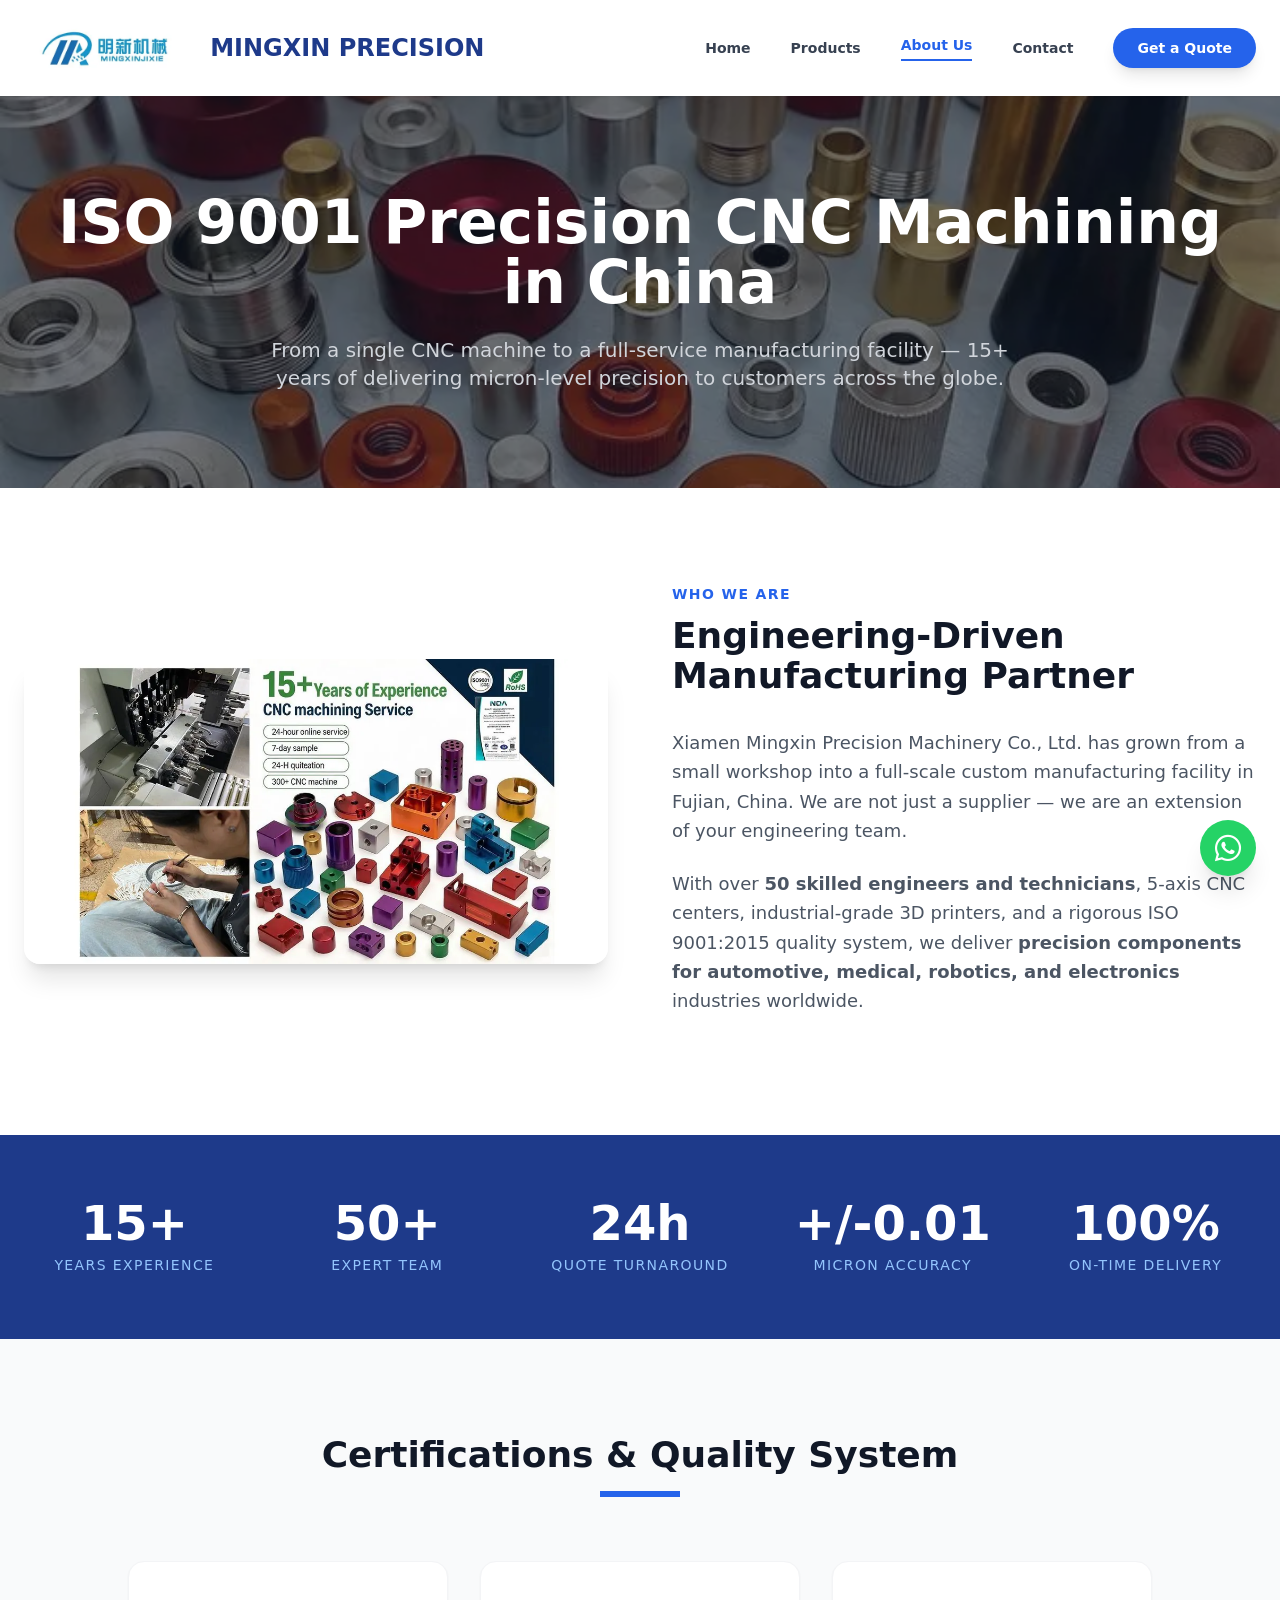
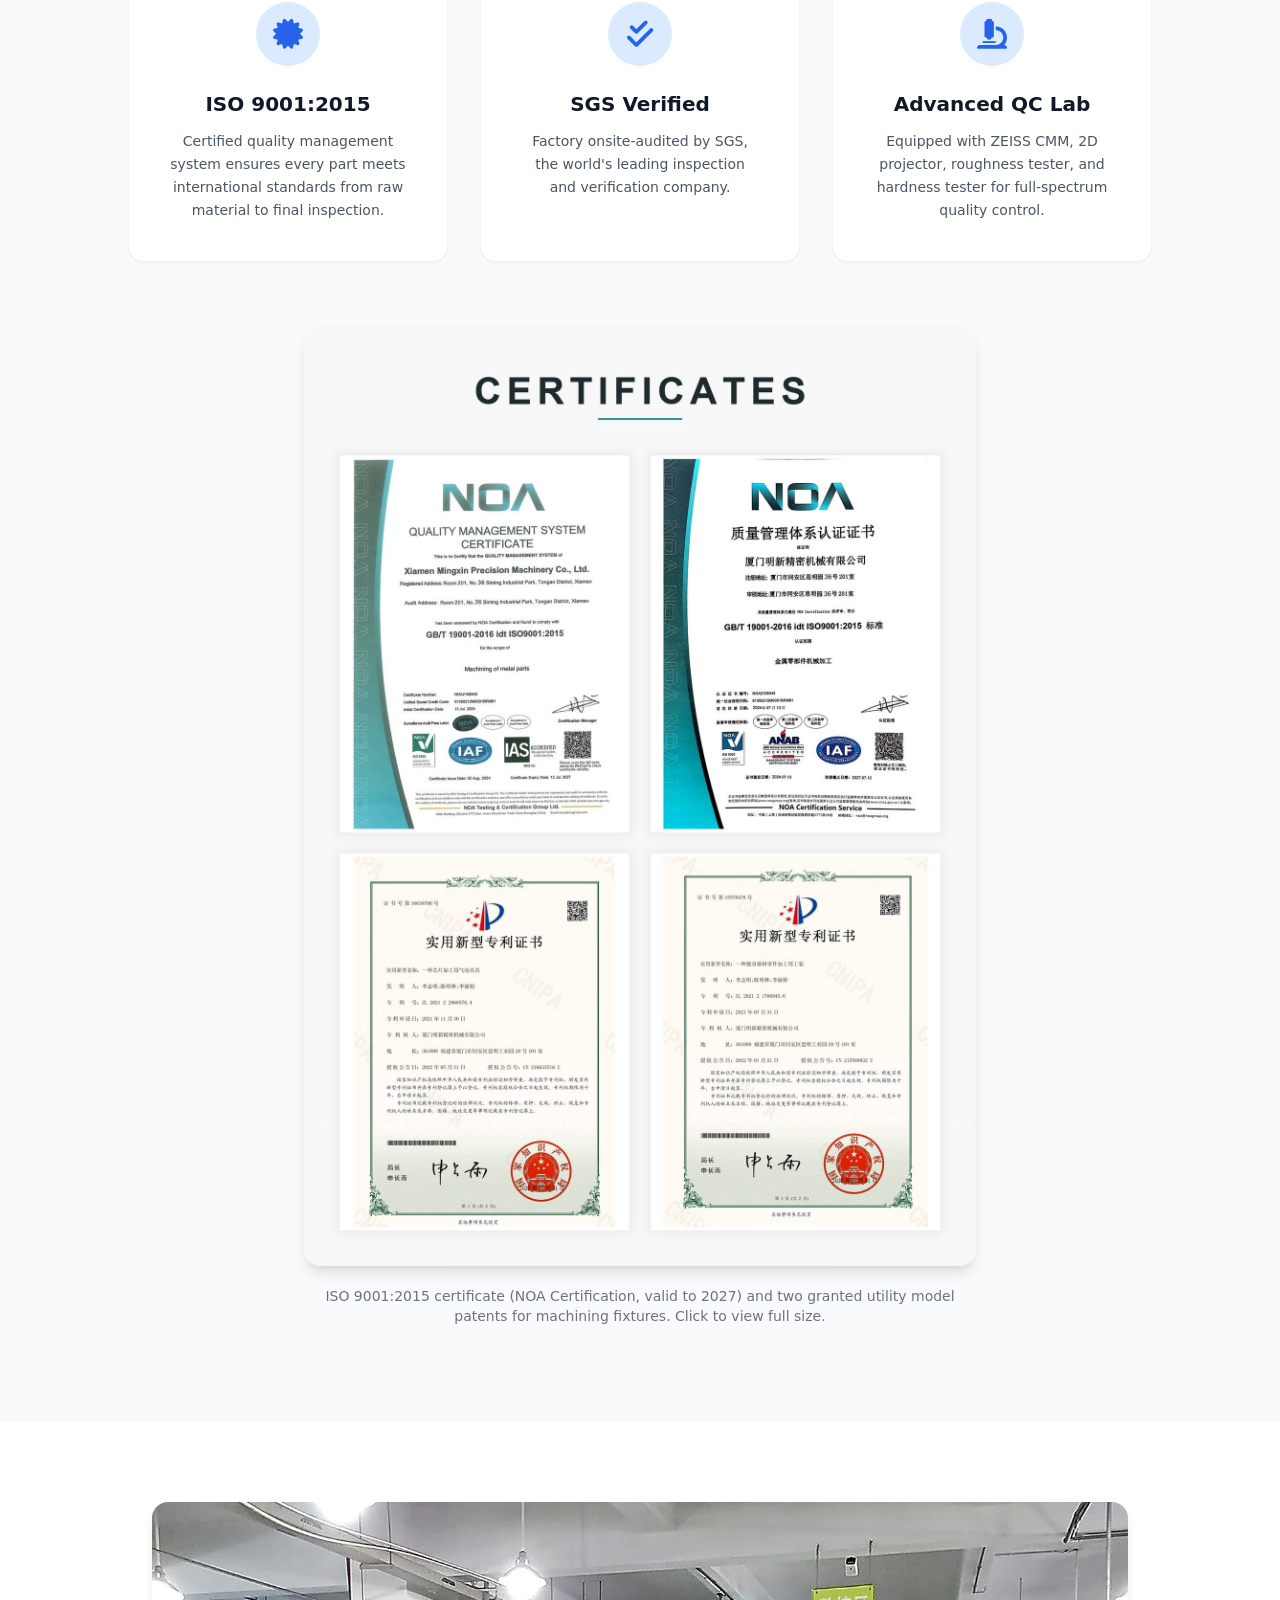
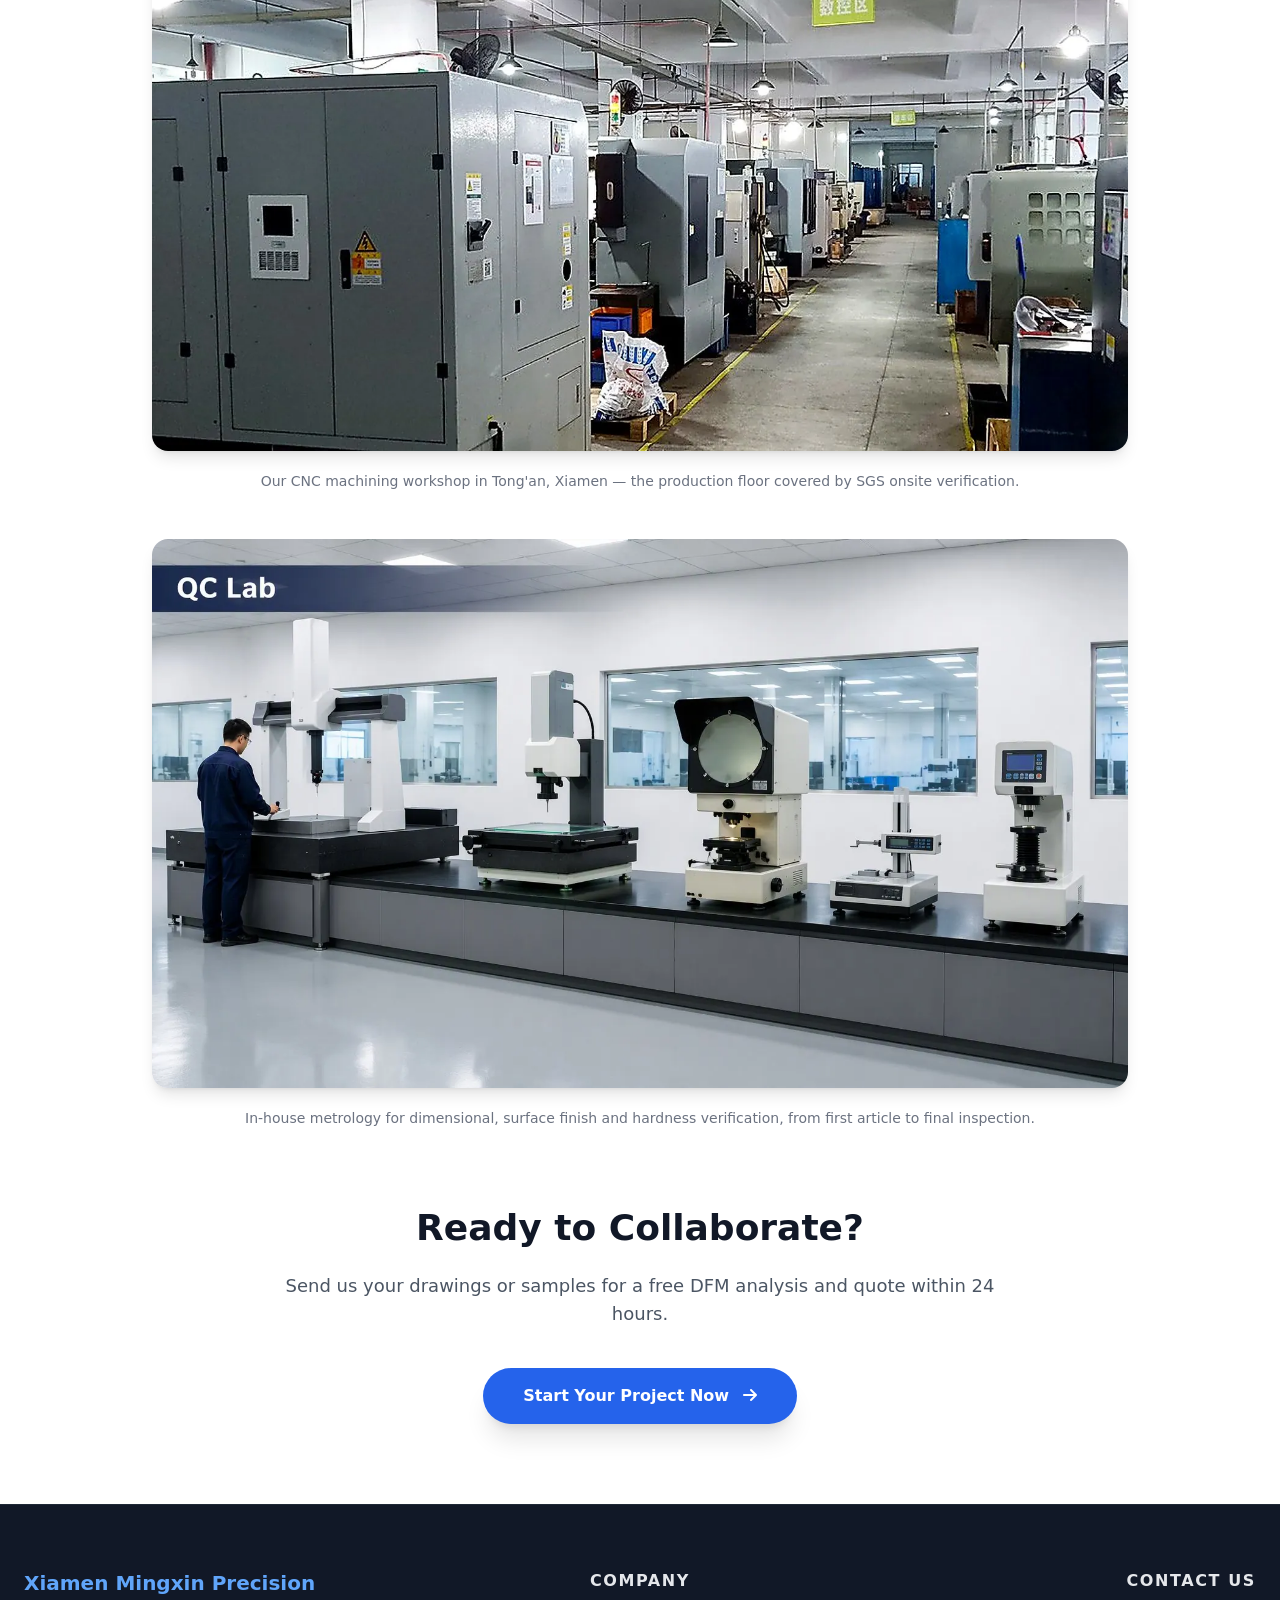
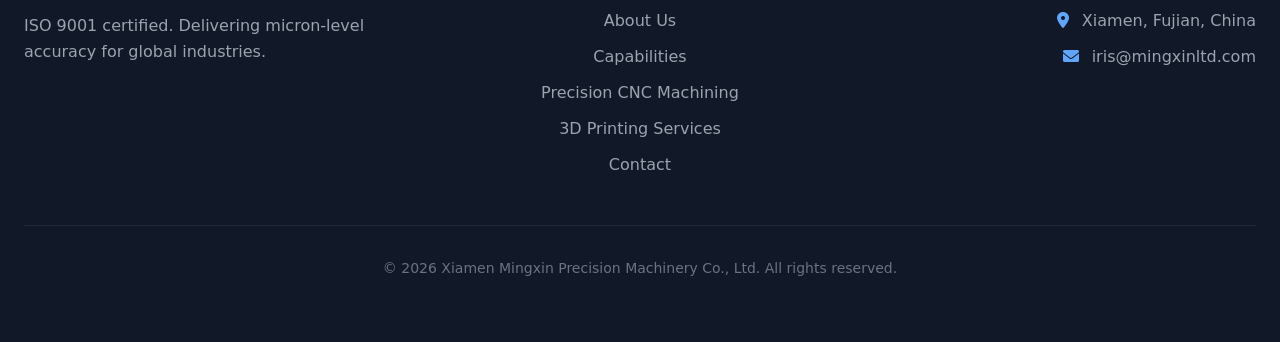
<file: about.html>
<!DOCTYPE html>
<html lang="en">
<head>
    <meta charset="UTF-8">
    <meta name="viewport" content="width=device-width, initial-scale=1.0">
    <title>Precision CNC Machining Factory in China | About Mingxin</title>
    <meta name="description" content="ISO 9001:2015 certified precision CNC machining factory in Xiamen, China. 15+ years, 50+ machines, &plusmn;0.01mm tolerance, 24h quotes for global buyers.">
    <meta property="og:title" content="About Xiamen Mingxin Precision Machinery">
    <meta property="og:description" content="ISO 9001 certified factory with 15+ years of CNC machining & custom manufacturing.">
    <meta property="og:image" content="https://mingxinltd.com/images/sgs-factory-audit.jpg">
    <meta name="twitter:card" content="summary_large_image">
    <meta name="twitter:image" content="https://mingxinltd.com/images/sgs-factory-audit.jpg">
    <meta property="og:type" content="website">
    <link rel="canonical" href="https://mingxinltd.com/about.html">
    <script type="application/ld+json">
    {
        "@context": "https://schema.org",
        "@type": "Organization",
        "name": "Xiamen Mingxin Precision Machinery Co., Ltd.",
        "url": "https://mingxinltd.com/",
        "logo": "images/logo.jpg",
        "email": "iris@mingxinltd.com",
        "telephone": "+86-186-4963-2005",
        "address": {
            "@type": "PostalAddress",
            "streetAddress": "201, No 36 Building, SiMing Zone, Tong An District",
            "addressLocality": "Xiamen",
            "addressCountry": "CN"
        }
    }
    </script>
    <link rel="stylesheet" href="/css/tailwind.css">
    <link rel="preload" href="/fonts/fa-solid-subset.woff2" as="font" type="font/woff2" crossorigin>
    <link rel="stylesheet" href="/css/icons.css">
    <link rel="icon" href="/favicon.ico" sizes="32x32">
    <link rel="icon" type="image/png" sizes="192x192" href="/images/favicon-192.png">
    <link rel="apple-touch-icon" sizes="180x180" href="/images/apple-touch-icon.png">
</head>
<body class="bg-white text-gray-900 font-sans antialiased">

    <!-- Header -->
    <header class="bg-white shadow-sm sticky top-0 z-50">
        <nav class="container mx-auto px-6 py-4 flex justify-between items-center">
            <div class="text-2xl font-bold text-blue-900 flex items-center">
                <img width="440" height="158" src="/images/logo.webp" onerror="this.onerror=null;this.src='/images/logo.jpg'" alt="Mingxin" class="h-16 w-auto mr-2 rounded"> MINGXIN PRECISION
            </div>
            <div class="hidden md:flex items-center space-x-10 text-sm font-semibold text-gray-700">
                <a href="index.html" class="hover:text-blue-600 transition duration-300">Home</a>
                <a href="products.html" class="hover:text-blue-600 transition duration-300">Products</a>
                <a href="about.html" class="text-blue-600 border-b-2 border-blue-600 pb-1">About Us</a>
                <a href="contact.html" class="hover:text-blue-600 transition duration-300">Contact</a>
                <a href="contact.html" class="bg-blue-600 text-white px-6 py-2.5 rounded-full hover:bg-blue-700 transition shadow-lg">Get a Quote</a>
            </div>
        
            <button type="button" id="mobileMenuBtn" class="md:hidden ml-3 text-2xl text-gray-700" aria-label="Open menu" aria-expanded="false" aria-controls="mobileMenu">
                <i class="fas fa-bars"></i>
            </button>
        </nav>
        <div id="mobileMenu" class="hidden md:hidden border-t border-gray-100 bg-white">
            <div class="container mx-auto px-6 py-4 space-y-1">
                <a href="index.html" class="block py-2 font-semibold text-gray-700 hover:text-blue-600">Home</a>
                <a href="products.html" class="block py-2 font-semibold text-gray-700 hover:text-blue-600">Products</a>
                <a href="precision-cnc-machining.html" class="block py-2 font-semibold text-gray-700 hover:text-blue-600">Precision CNC Machining</a>
                <a href="3d-printing-services.html" class="block py-2 font-semibold text-gray-700 hover:text-blue-600">3D Printing</a>
                <a href="blog/index.html" class="block py-2 font-semibold text-gray-700 hover:text-blue-600">Articles</a>
                <a href="about.html" class="block py-2 font-semibold text-gray-700 hover:text-blue-600">About Us</a>
                <a href="contact.html" class="block py-2 font-semibold text-gray-700 hover:text-blue-600">Contact</a>
            </div>
        </div>
        <script>
        (function () {
            var btn = document.getElementById('mobileMenuBtn');
            var menu = document.getElementById('mobileMenu');
            if (!btn || !menu) return;
            btn.addEventListener('click', function () {
                var willOpen = menu.classList.contains('hidden');
                menu.classList.toggle('hidden', !willOpen);
                btn.setAttribute('aria-expanded', willOpen ? 'true' : 'false');
                btn.innerHTML = willOpen
                    ? '<i class="fas fa-times"></i>'
                    : '<i class="fas fa-bars"></i>';
            });
        })();
        </script>
        
    </header>

    <!-- Hero Banner -->
    <section class="relative bg-gray-900 text-white py-24 overflow-hidden">
        <div class="absolute inset-0 z-0">
            <img loading="lazy" width="700" height="700" src="/images/process-cnc-production.webp" onerror="this.onerror=null;this.src='/images/process-cnc-production.jpg'" alt="Mingxin CNC Production Floor" class="w-full h-full object-cover opacity-40">
        </div>
        <div class="container mx-auto px-6 relative z-10 text-center">
            <h1 class="text-4xl md:text-6xl font-extrabold mb-6">ISO 9001 Precision CNC Machining in China</h1>
            <p class="text-xl text-gray-300 max-w-3xl mx-auto">From a single CNC machine to a full-service manufacturing facility — 15+ years of delivering micron-level precision to customers across the globe.</p>
        </div>
    </section>

    <!-- Company Overview -->
    <section class="py-24">
        <div class="container mx-auto px-6">
            <div class="flex flex-col md:flex-row items-center gap-16">
                <div class="md:w-1/2">
                    <img loading="lazy" width="1100" height="575" src="/images/hero-cnc-parts.webp" onerror="this.onerror=null;this.src='/images/hero-cnc-parts.jpg'" alt="CNC Precision Parts by Mingxin" class="rounded-2xl shadow-xl">
                </div>
                <div class="md:w-1/2">
                    <div class="text-blue-600 text-sm font-bold uppercase tracking-widest mb-3">Who We Are</div>
                    <h2 class="text-4xl font-bold mb-8 text-gray-900">Engineering-Driven Manufacturing Partner</h2>
                    <p class="text-lg text-gray-600 mb-6 leading-relaxed">
                        Xiamen Mingxin Precision Machinery Co., Ltd. has grown from a small workshop into a full-scale custom manufacturing facility in Fujian, China. We are not just a supplier — we are an extension of your engineering team.
                    </p>
                    <p class="text-lg text-gray-600 mb-6 leading-relaxed">
                        With over <strong>50 skilled engineers and technicians</strong>, 5-axis CNC centers, industrial-grade 3D printers, and a rigorous ISO 9001:2015 quality system, we deliver <strong>precision components for automotive, medical, robotics, and electronics</strong> industries worldwide.
                    </p>
                </div>
            </div>
        </div>
    </section>

    <!-- Key Stats -->
    <section class="py-16 bg-blue-900 text-white">
        <div class="container mx-auto px-6 grid grid-cols-2 lg:grid-cols-5 gap-8 text-center">
            <div>
                <div class="text-5xl font-black mb-2">15+</div>
                <div class="text-blue-300 text-sm uppercase tracking-widest">Years Experience</div>
            </div>
            <div>
                <div class="text-5xl font-black mb-2">50+</div>
                <div class="text-blue-300 text-sm uppercase tracking-widest">Expert Team</div>
            </div>
            <div>
                <div class="text-5xl font-black mb-2">24h</div>
                <div class="text-blue-300 text-sm uppercase tracking-widest">Quote Turnaround</div>
            </div>
            <div>
                <div class="text-5xl font-black mb-2">+/-0.01</div>
                <div class="text-blue-300 text-sm uppercase tracking-widest">Micron Accuracy</div>
            </div>
            <div>
                <div class="text-5xl font-black mb-2">100%</div>
                <div class="text-blue-300 text-sm uppercase tracking-widest">On-Time Delivery</div>
            </div>
        </div>
    </section>

    <!-- Certifications & Standards -->
    <section class="py-24 bg-gray-50">
        <div class="container mx-auto px-6">
            <div class="text-center mb-16">
                <h2 class="text-4xl font-bold mb-4 text-gray-900">Certifications & Quality System</h2>
                <div class="w-20 h-1.5 bg-blue-600 mx-auto"></div>
            </div>
            <div class="grid grid-cols-1 md:grid-cols-3 gap-8 max-w-5xl mx-auto">
                <div class="bg-white p-10 rounded-2xl shadow-sm border border-gray-100 text-center hover:shadow-lg transition duration-300">
                    <div class="w-16 h-16 bg-blue-100 rounded-full flex items-center justify-center mx-auto mb-6">
                        <i class="fas fa-certificate text-3xl text-blue-600"></i>
                    </div>
                    <h3 class="font-bold text-xl mb-3">ISO 9001:2015</h3>
                    <p class="text-gray-600 text-sm leading-relaxed">Certified quality management system ensures every part meets international standards from raw material to final inspection.</p>
                </div>
                <div class="bg-white p-10 rounded-2xl shadow-sm border border-gray-100 text-center hover:shadow-lg transition duration-300">
                    <div class="w-16 h-16 bg-blue-100 rounded-full flex items-center justify-center mx-auto mb-6">
                        <i class="fas fa-check-double text-3xl text-blue-600"></i>
                    </div>
                    <h3 class="font-bold text-xl mb-3">SGS Verified</h3>
                    <p class="text-gray-600 text-sm leading-relaxed">Factory onsite-audited by SGS, the world's leading inspection and verification company.</p>
                </div>
                <div class="bg-white p-10 rounded-2xl shadow-sm border border-gray-100 text-center hover:shadow-lg transition duration-300">
                    <div class="w-16 h-16 bg-blue-100 rounded-full flex items-center justify-center mx-auto mb-6">
                        <i class="fas fa-microscope text-3xl text-blue-600"></i>
                    </div>
                    <h3 class="font-bold text-xl mb-3">Advanced QC Lab</h3>
                    <p class="text-gray-600 text-sm leading-relaxed">Equipped with ZEISS CMM, 2D projector, roughness tester, and hardness tester for full-spectrum quality control.</p>
                </div>
            </div>

            <div class="max-w-2xl mx-auto mt-16">
                <a href="/images/certificates.jpg" target="_blank" rel="noopener">
                    <img src="/images/certificates.jpg" alt="Mingxin Precision certificates: ISO 9001:2015 quality management system certificate by NOA, plus two utility model patents for machining fixtures" class="w-full h-auto rounded-2xl shadow-lg border border-gray-100 hover:shadow-xl transition duration-300" loading="lazy" width="1400" height="1960">
                </a>
                <p class="text-center text-sm text-gray-500 mt-5">ISO 9001:2015 certificate (NOA Certification, valid to 2027) and two granted utility model patents for machining fixtures. Click to view full size.</p>
            </div>
        </div>
    </section>

    <!-- SGS Factory Audit -->
    <section class="pt-20 bg-white">
        <div class="container mx-auto px-6 max-w-5xl">
            <a href="/images/sgs-factory-audit.jpg" target="_blank" rel="noopener">
                <img src="/images/sgs-factory-audit.webp" onerror="this.onerror=null;this.src='/images/sgs-factory-audit.jpg'" alt="Mingxin Precision CNC machining workshop in Tong'an, Xiamen: rows of CNC machining centres along the production aisle" class="w-full h-auto rounded-2xl shadow-lg hover:shadow-xl transition duration-300" loading="lazy" width="1440" height="809">
            </a>
            <p class="text-center text-sm text-gray-500 mt-5">Our CNC machining workshop in Tong'an, Xiamen — the production floor covered by SGS onsite verification.</p>
        </div>
    </section>

    <!-- QC Lab -->
    <section class="pt-12 bg-white">
        <div class="container mx-auto px-6 max-w-5xl">
            <img src="/images/qc-lab.webp" onerror="this.onerror=null;this.src='/images/qc-lab.jpg'" alt="Mingxin Precision QC Lab: coordinate measuring machine (CMM), 2D vision measuring machine, optical profile projector, surface roughness tester and hardness tester" class="w-full h-auto rounded-2xl shadow-lg" loading="lazy" width="1600" height="900">
            <p class="text-center text-sm text-gray-500 mt-5">In-house metrology for dimensional, surface finish and hardness verification, from first article to final inspection.</p>
        </div>
    </section>

    <!-- CTA -->
    <section class="py-20 bg-white text-center">
        <div class="container mx-auto px-6 max-w-3xl">
            <h2 class="text-3xl md:text-4xl font-bold mb-6">Ready to Collaborate?</h2>
            <p class="text-lg text-gray-600 mb-10">Send us your drawings or samples for a free DFM analysis and quote within 24 hours.</p>
            <a href="contact.html" class="inline-block bg-blue-600 text-white font-bold py-4 px-10 rounded-full hover:bg-blue-700 transition shadow-xl transform hover:-translate-y-1">
                Start Your Project Now <i class="fas fa-arrow-right ml-2"></i>
            </a>
        </div>
    </section>

    <!-- Footer -->
    <footer class="bg-gray-900 text-white py-16 border-t border-gray-800">
        <div class="container mx-auto px-6">
            <div class="grid grid-cols-1 md:grid-cols-3 gap-12 text-center">
                <div class="text-center md:text-left">
                    <div class="text-xl font-bold text-blue-400 mb-4">Xiamen Mingxin Precision</div>
                    <p class="text-gray-400 text-base leading-relaxed">ISO 9001 certified. Delivering micron-level accuracy for global industries.</p>
                </div>
                <div>
                    <h4 class="text-base font-bold mb-4 uppercase tracking-widest text-gray-200">Company</h4>
                    <ul class="space-y-3 text-gray-400">
                        <li><a href="about.html" class="hover:text-white transition">About Us</a></li>
                        <li><a href="products.html" class="hover:text-white transition">Capabilities</a></li>
                        <li><a href="precision-cnc-machining.html" class="hover:text-white transition">Precision CNC Machining</a></li>
                        <li><a href="3d-printing-services.html" class="hover:text-white transition">3D Printing Services</a></li>
                        <li><a href="contact.html" class="hover:text-white transition">Contact</a></li>
                    </ul>
                </div>
                <div class="text-center md:text-right">
                    <h4 class="text-base font-bold mb-4 uppercase tracking-widest text-gray-200">Contact Us</h4>
                    <p class="text-gray-400 mb-3"><i class="fas fa-map-marker-alt mr-2 text-blue-400"></i> Xiamen, Fujian, China</p>
                    <p class="text-gray-400"><i class="fas fa-envelope mr-2 text-blue-400"></i> iris@mingxinltd.com</p>
                </div>
            </div>
            <div class="mt-12 pt-8 border-t border-gray-800 text-center text-gray-500 text-sm">
                &copy; 2026 Xiamen Mingxin Precision Machinery Co., Ltd. All rights reserved.
            </div>
        </div>
    </footer>


    <!-- WhatsApp floating button -->
    <a href="https://wa.me/8618649632005?text=Hello%20Mingxin%2C%20I%27d%20like%20a%20quote%20for%20custom%20machined%20parts."
       target="_blank" rel="noopener"
       class="fixed bottom-6 right-6 z-40 flex items-center justify-center w-12 h-12 md:w-14 md:h-14 rounded-full bg-[#25D366] text-white shadow-xl hover:scale-110 transition-transform"
       aria-label="Chat with us on WhatsApp">
        <i class="fab fa-whatsapp text-2xl md:text-3xl"></i>
    </a>

</body>
</html>
</file>
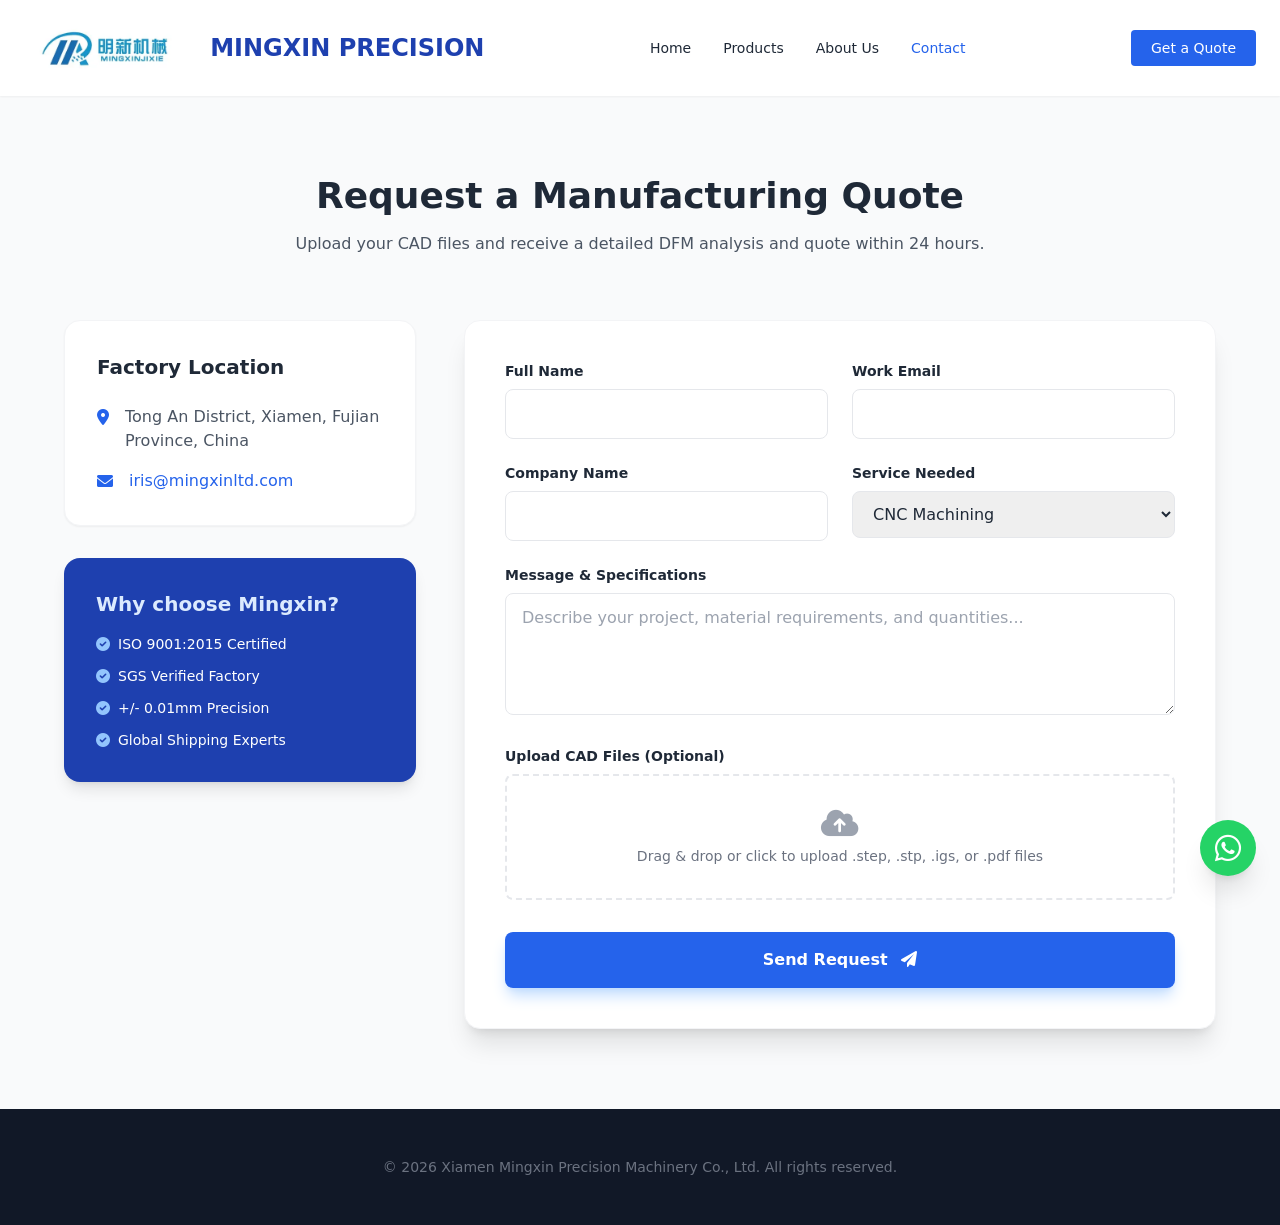
<file: contact.html>
<!DOCTYPE html>
<html lang="en">
<head>
    <meta charset="UTF-8">
    <meta name="viewport" content="width=device-width, initial-scale=1.0">
    <title>Get a CNC Quote in 24 Hours | Mingxin Precision</title>
    <meta name="description" content="Contact Xiamen Mingxin Precision for a free manufacturing quote: CNC machining, 3D printing and sheet metal. Response within 24 hours.">
    <link rel="canonical" href="https://mingxinltd.com/contact.html">
    <meta property="og:title" content="Get a Free Quote | Xiamen Mingxin Precision">
    <meta property="og:description" content="Request a free manufacturing quote. CNC machining, 3D printing & sheet metal. Response within 24 hours.">
    <meta property="og:image" content="https://mingxinltd.com/images/process-cnc-production.jpg">
    <meta name="twitter:card" content="summary_large_image">
    <meta name="twitter:image" content="https://mingxinltd.com/images/process-cnc-production.jpg">
    <meta property="og:type" content="website">
    <script type="application/ld+json">
    {
        "@context": "https://schema.org",
        "@type": "Organization",
        "name": "Xiamen Mingxin Precision Machinery Co., Ltd.",
        "url": "https://mingxinltd.com/",
        "logo": "images/logo.jpg",
        "email": "iris@mingxinltd.com",
        "telephone": "+86-186-4963-2005",
        "address": {
            "@type": "PostalAddress",
            "streetAddress": "201, No 36 Building, SiMing Zone, Tong An District",
            "addressLocality": "Xiamen",
            "addressCountry": "CN"
        }
    }
    </script>
    <link rel="stylesheet" href="/css/tailwind.css">
    <link rel="preload" href="/fonts/fa-solid-subset.woff2" as="font" type="font/woff2" crossorigin>
    <link rel="stylesheet" href="/css/icons.css">
    <link rel="icon" href="/favicon.ico" sizes="32x32">
    <link rel="icon" type="image/png" sizes="192x192" href="/images/favicon-192.png">
    <link rel="apple-touch-icon" sizes="180x180" href="/images/apple-touch-icon.png">
</head>
<body class="bg-gray-50 text-gray-800 font-sans">

    <!-- Header -->
    <header class="bg-white shadow-sm sticky top-0 z-50">
        <nav class="container mx-auto px-6 py-4 flex justify-between items-center">
            <div class="text-2xl font-bold text-blue-800 flex items-center">
                <img width="440" height="158" src="/images/logo.webp" onerror="this.onerror=null;this.src='/images/logo.jpg'" alt="Mingxin" class="h-16 w-auto mr-2 rounded"> MINGXIN PRECISION
            </div>
            <div class="hidden md:flex space-x-8 text-sm font-medium">
                <a href="index.html" class="hover:text-blue-600 transition">Home</a>
                <a href="products.html" class="hover:text-blue-600 transition">Products</a>
                <a href="about.html" class="hover:text-blue-600 transition">About Us</a>
                <a href="contact.html" class="text-blue-600">Contact</a>
            </div>
            <a href="contact.html" class="bg-blue-600 text-white px-5 py-2 rounded text-sm hover:bg-blue-700 transition">Get a Quote</a>
        
            <button type="button" id="mobileMenuBtn" class="md:hidden ml-3 text-2xl text-gray-700" aria-label="Open menu" aria-expanded="false" aria-controls="mobileMenu">
                <i class="fas fa-bars"></i>
            </button>
        </nav>
        <div id="mobileMenu" class="hidden md:hidden border-t border-gray-100 bg-white">
            <div class="container mx-auto px-6 py-4 space-y-1">
                <a href="index.html" class="block py-2 font-semibold text-gray-700 hover:text-blue-600">Home</a>
                <a href="products.html" class="block py-2 font-semibold text-gray-700 hover:text-blue-600">Products</a>
                <a href="precision-cnc-machining.html" class="block py-2 font-semibold text-gray-700 hover:text-blue-600">Precision CNC Machining</a>
                <a href="3d-printing-services.html" class="block py-2 font-semibold text-gray-700 hover:text-blue-600">3D Printing</a>
                <a href="blog/index.html" class="block py-2 font-semibold text-gray-700 hover:text-blue-600">Articles</a>
                <a href="about.html" class="block py-2 font-semibold text-gray-700 hover:text-blue-600">About Us</a>
                <a href="contact.html" class="block py-2 font-semibold text-gray-700 hover:text-blue-600">Contact</a>
            </div>
        </div>
        <script>
        (function () {
            var btn = document.getElementById('mobileMenuBtn');
            var menu = document.getElementById('mobileMenu');
            if (!btn || !menu) return;
            btn.addEventListener('click', function () {
                var willOpen = menu.classList.contains('hidden');
                menu.classList.toggle('hidden', !willOpen);
                btn.setAttribute('aria-expanded', willOpen ? 'true' : 'false');
                btn.innerHTML = willOpen
                    ? '<i class="fas fa-times"></i>'
                    : '<i class="fas fa-bars"></i>';
            });
        })();
        </script>
        
    </header>

    <!-- Contact Section -->
    <section class="py-20">
        <div class="container mx-auto px-6">
            <div class="text-center mb-16">
                <h1 class="text-4xl font-bold mb-4">Request a Manufacturing Quote</h1>
                <p class="text-gray-600">Upload your CAD files and receive a detailed DFM analysis and quote within 24 hours.</p>
            </div>

            <div class="max-w-6xl mx-auto grid grid-cols-1 lg:grid-cols-3 gap-12">
                <!-- Contact Info -->
                <div class="lg:col-span-1 space-y-8">
                    <div class="bg-white p-8 rounded-2xl shadow-sm border border-gray-100">
                        <h2 class="text-xl font-bold mb-6">Factory Location</h2>
                        <div class="space-y-4">
                            <div class="flex items-start">
                                <i class="fas fa-map-marker-alt mt-1 mr-4 text-blue-600"></i>
                                <p class="text-gray-600">Tong An District, Xiamen, Fujian Province, China</p>
                            </div>
                            <div class="flex items-center">
                                <i class="fas fa-envelope mr-4 text-blue-600"></i>
                                <a href="mailto:iris@mingxinltd.com" class="text-blue-600 hover:underline">iris@mingxinltd.com</a>
                            </div>
                        </div>
                    </div>

                    <div class="bg-blue-800 p-8 rounded-2xl shadow-lg text-white">
                        <h2 class="text-xl font-bold mb-4 text-blue-100">Why choose Mingxin?</h2>
                        <ul class="space-y-3 text-sm">
                            <li class="flex items-center"><i class="fas fa-check-circle mr-2 text-blue-300"></i> ISO 9001:2015 Certified</li>
                            <li class="flex items-center"><i class="fas fa-check-circle mr-2 text-blue-300"></i> SGS Verified Factory</li>
                            <li class="flex items-center"><i class="fas fa-check-circle mr-2 text-blue-300"></i> +/- 0.01mm Precision</li>
                            <li class="flex items-center"><i class="fas fa-check-circle mr-2 text-blue-300"></i> Global Shipping Experts</li>
                        </ul>
                    </div>
                </div>

                <!-- Contact Form (Formspree) -->
                <div class="lg:col-span-2">
                    <div class="bg-white p-10 rounded-2xl shadow-xl border border-gray-100">
                        <form action="https://formspree.io/f/mqakozqv" method="POST" enctype="multipart/form-data">
                        <input type="hidden" name="_next" value="https://mingxinltd.com/thank-you.html">
                        <input type="hidden" name="_subject" value="New quote request from mingxinltd.com">
                            <div class="grid grid-cols-1 md:grid-cols-2 gap-6 mb-6">
                                <div>
                                    <label class="block text-sm font-semibold mb-2">Full Name</label>
                                    <input type="text" name="name" required class="w-full px-4 py-3 rounded-lg border border-gray-200 focus:ring-2 focus:ring-blue-600 focus:border-transparent outline-none">
                                </div>
                                <div>
                                    <label class="block text-sm font-semibold mb-2">Work Email</label>
                                    <input type="email" name="email" required class="w-full px-4 py-3 rounded-lg border border-gray-200 focus:ring-2 focus:ring-blue-600 focus:border-transparent outline-none">
                                </div>
                            </div>

                            <div class="grid grid-cols-1 md:grid-cols-2 gap-6 mb-6">
                                <div>
                                    <label class="block text-sm font-semibold mb-2">Company Name</label>
                                    <input type="text" name="company" class="w-full px-4 py-3 rounded-lg border border-gray-200 focus:ring-2 focus:ring-blue-600 focus:border-transparent outline-none">
                                </div>
                                <div>
                                    <label class="block text-sm font-semibold mb-2">Service Needed</label>
                                    <select name="service" class="w-full px-4 py-3 rounded-lg border border-gray-200 focus:ring-2 focus:ring-blue-600 focus:border-transparent outline-none">
                                        <option>CNC Machining</option>
                                        <option>3D Printing</option>
                                        <option>Sheet Metal Fabrication</option>
                                        <option>Injection Molding</option>
                                        <option>Other</option>
                                    </select>
                                </div>
                            </div>

                            <div class="mb-6">
                                <label class="block text-sm font-semibold mb-2">Message & Specifications</label>
                                <textarea name="message" rows="4" placeholder="Describe your project, material requirements, and quantities..." class="w-full px-4 py-3 rounded-lg border border-gray-200 focus:ring-2 focus:ring-blue-600 focus:border-transparent outline-none"></textarea>
                            </div>

                            <div class="mb-8">
                                <label class="block text-sm font-semibold mb-2">Upload CAD Files (Optional)</label>
                                <div class="border-2 border-dashed border-gray-200 rounded-lg p-8 text-center hover:border-blue-600 transition cursor-pointer">
                                    <i class="fas fa-cloud-upload-alt text-3xl text-gray-400 mb-2"></i>
                                    <p class="text-sm text-gray-500">Drag & drop or click to upload .step, .stp, .igs, or .pdf files</p>
                                    <input type="file" name="attachment" class="hidden">
                                </div>
                            </div>

                            <button type="submit" class="w-full bg-blue-600 text-white font-bold py-4 rounded-lg hover:bg-blue-700 transition shadow-lg shadow-blue-200">
                                Send Request <i class="fas fa-paper-plane ml-2"></i>
                            </button>
                        </form>
                    </div>
                </div>
            </div>
        </div>
    </section>

    <!-- Footer -->
    <footer class="bg-gray-900 text-white py-12">
        <div class="container mx-auto px-6 text-center text-gray-500 text-sm">
            &copy; 2026 Xiamen Mingxin Precision Machinery Co., Ltd. All rights reserved.
        </div>
    </footer>


    <!-- WhatsApp floating button -->
    <a href="https://wa.me/8618649632005?text=Hello%20Mingxin%2C%20I%27d%20like%20a%20quote%20for%20custom%20machined%20parts."
       target="_blank" rel="noopener"
       class="fixed bottom-6 right-6 z-40 flex items-center justify-center w-12 h-12 md:w-14 md:h-14 rounded-full bg-[#25D366] text-white shadow-xl hover:scale-110 transition-transform"
       aria-label="Chat with us on WhatsApp">
        <i class="fab fa-whatsapp text-2xl md:text-3xl"></i>
    </a>

</body>
</html>
</file>
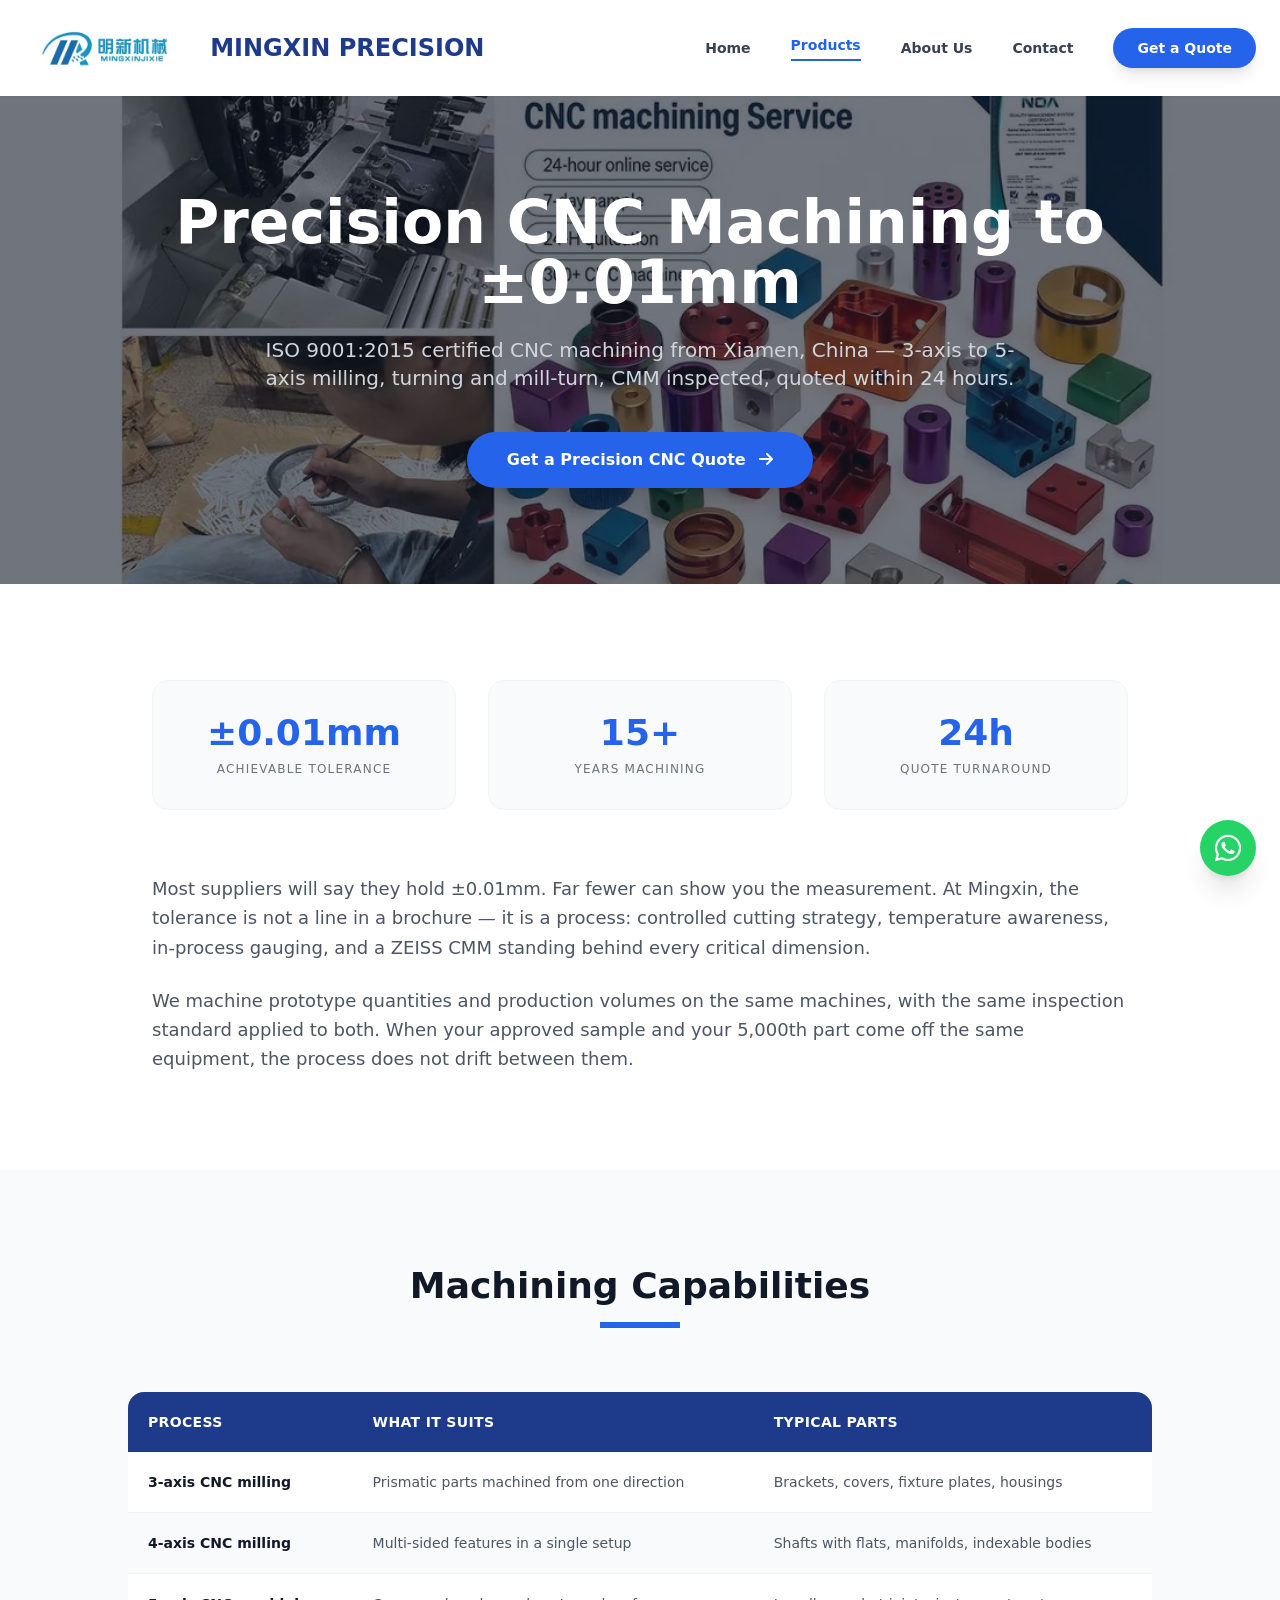
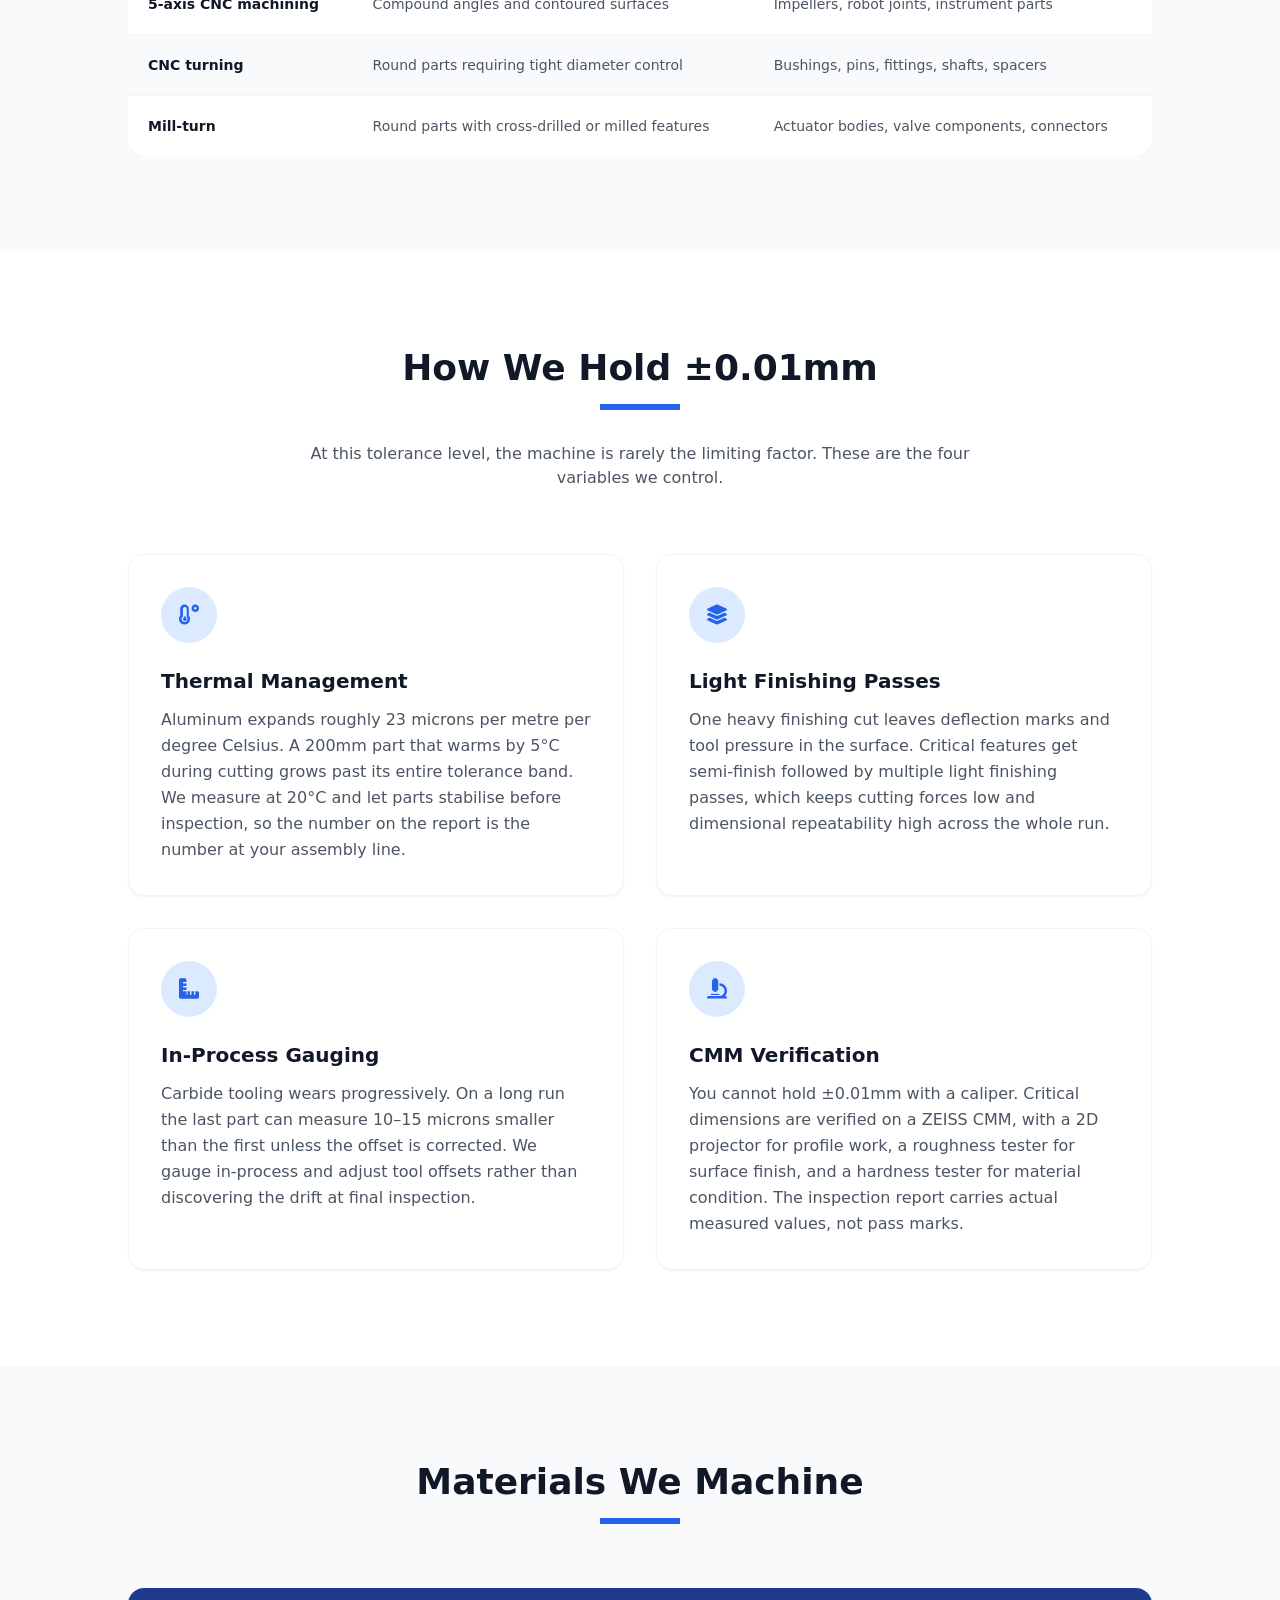
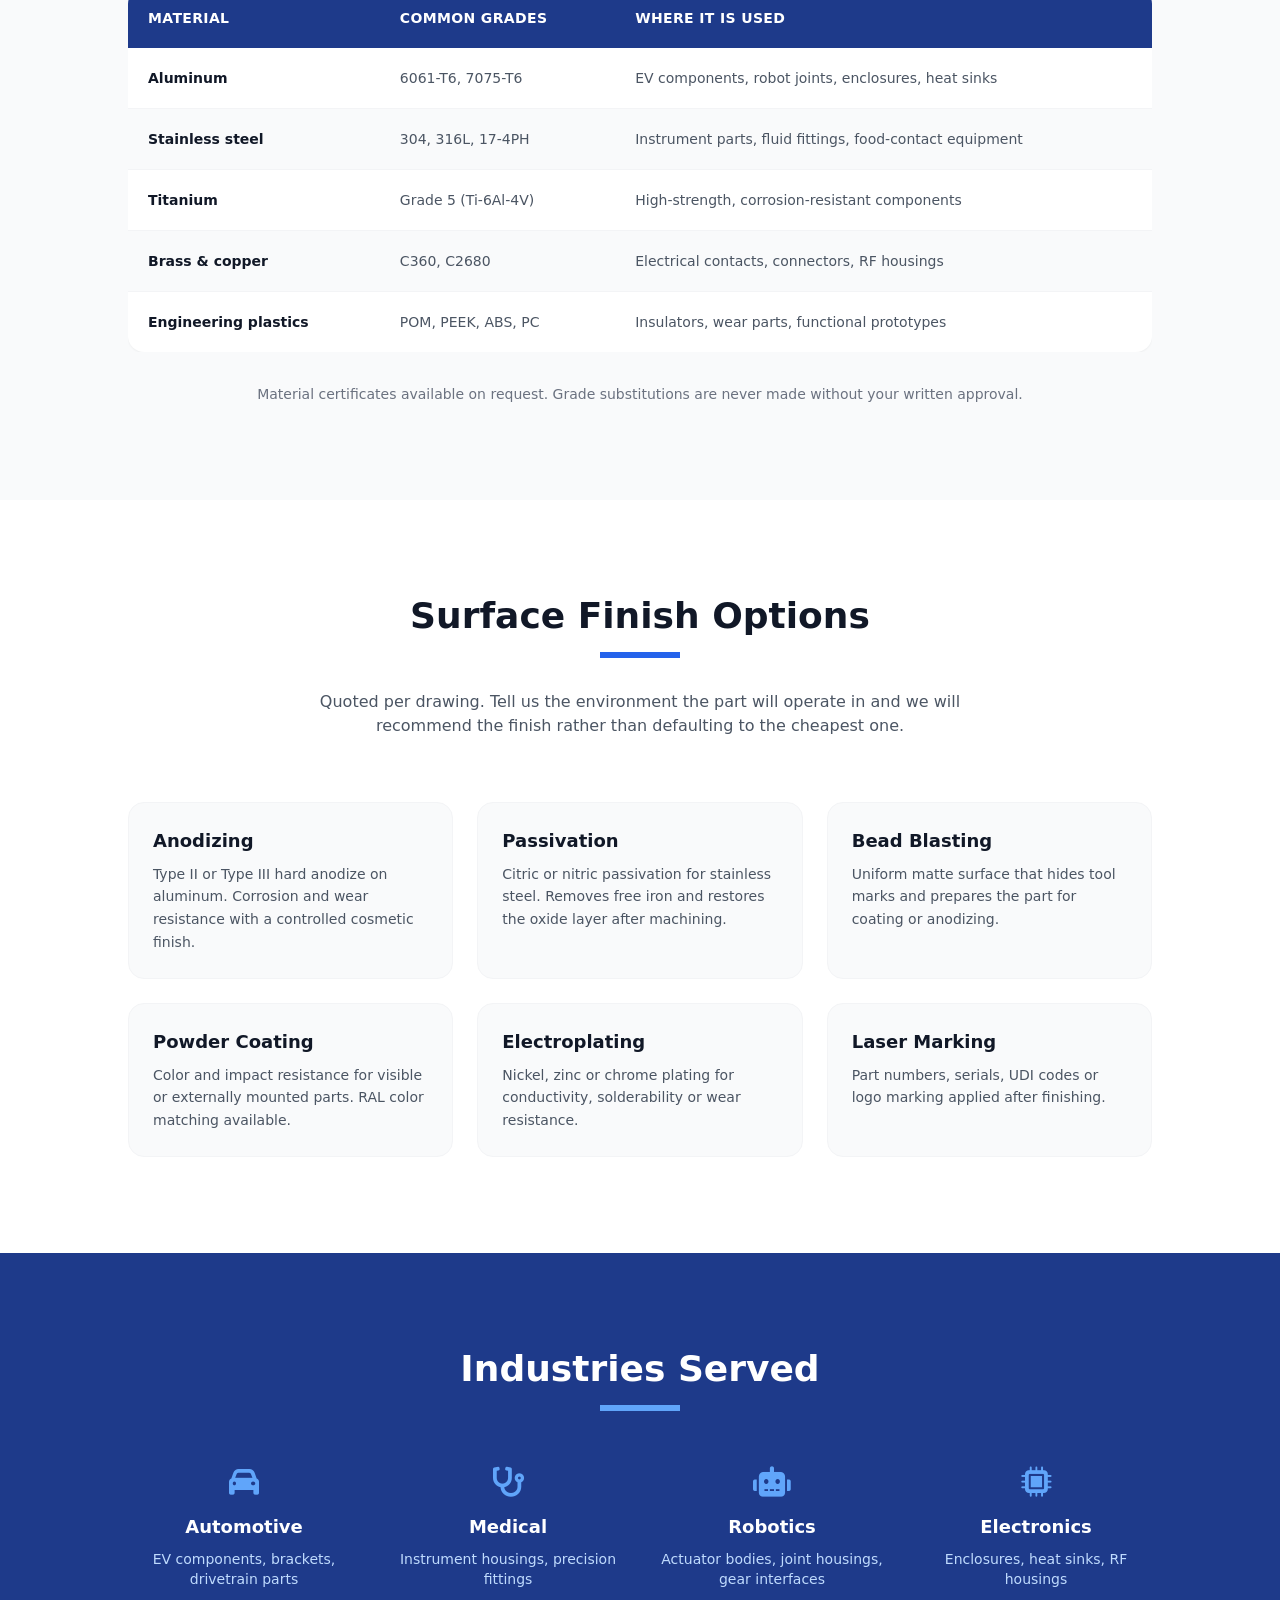
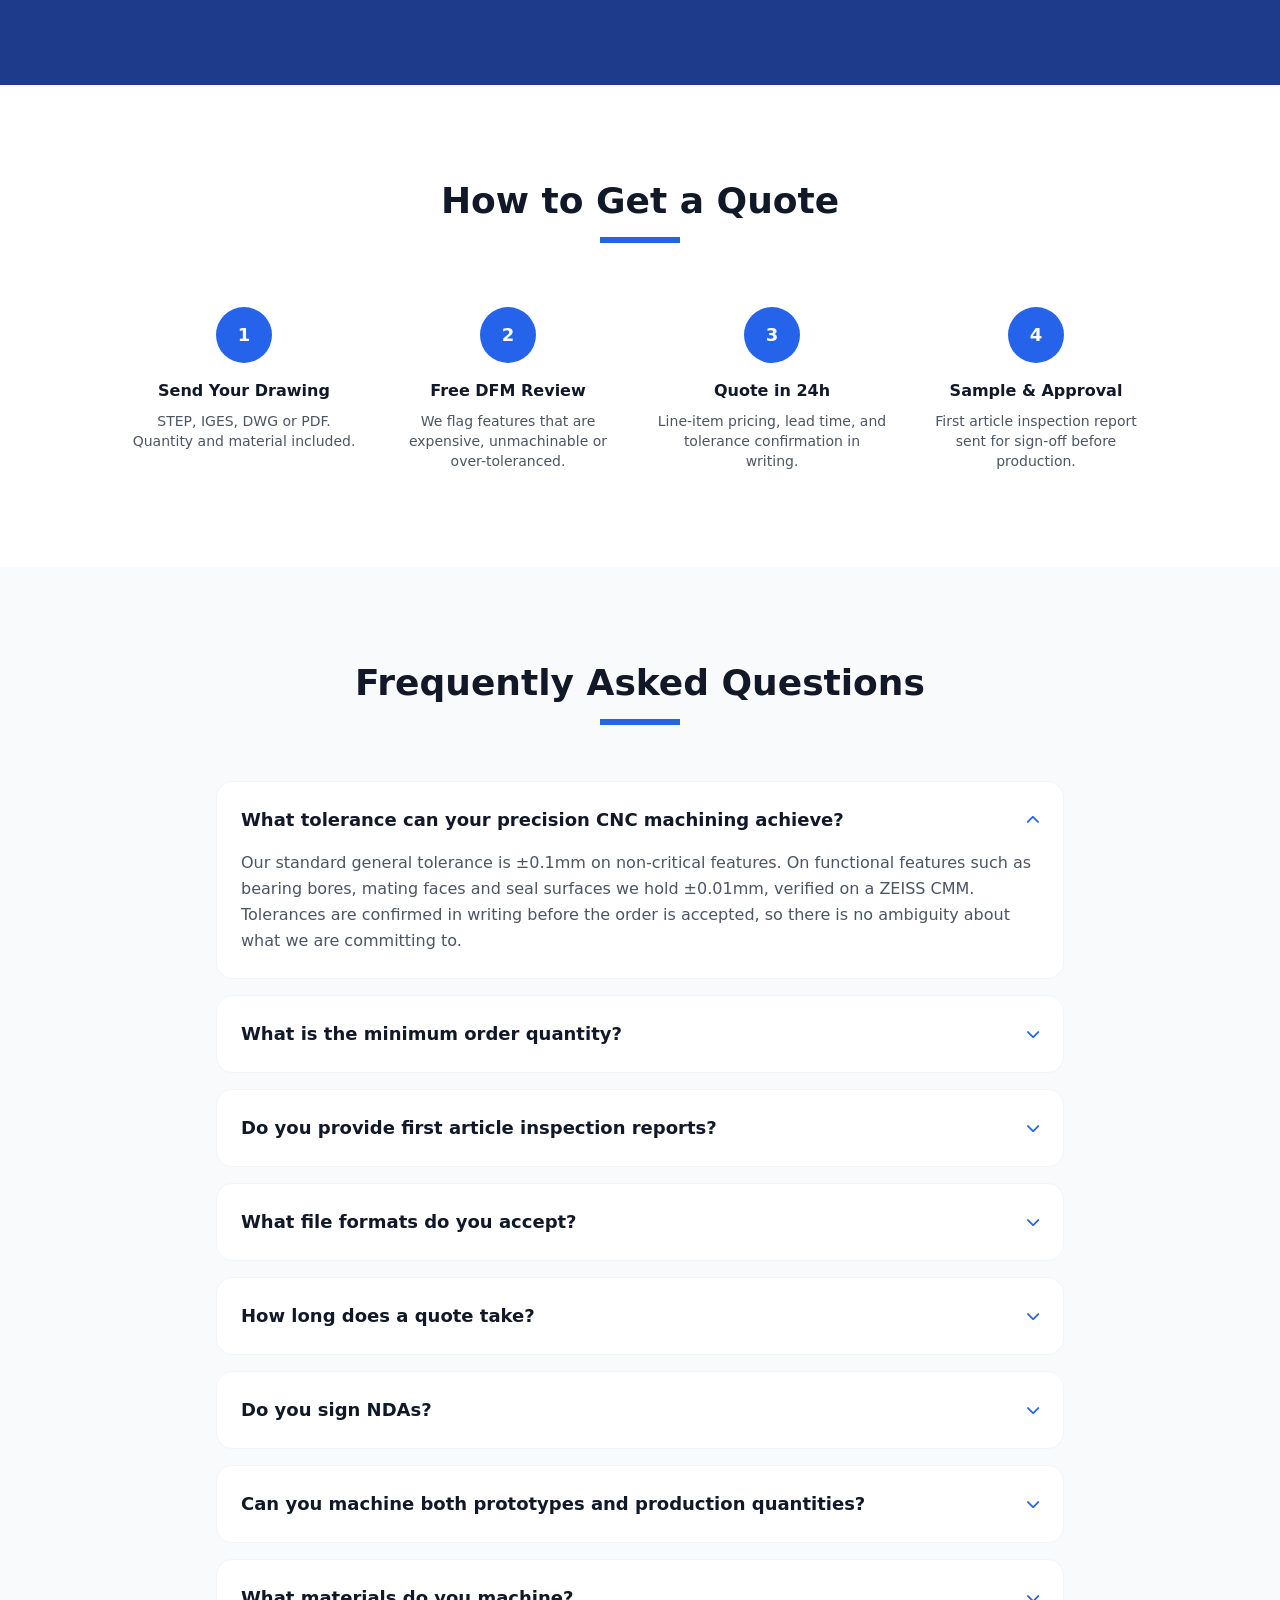
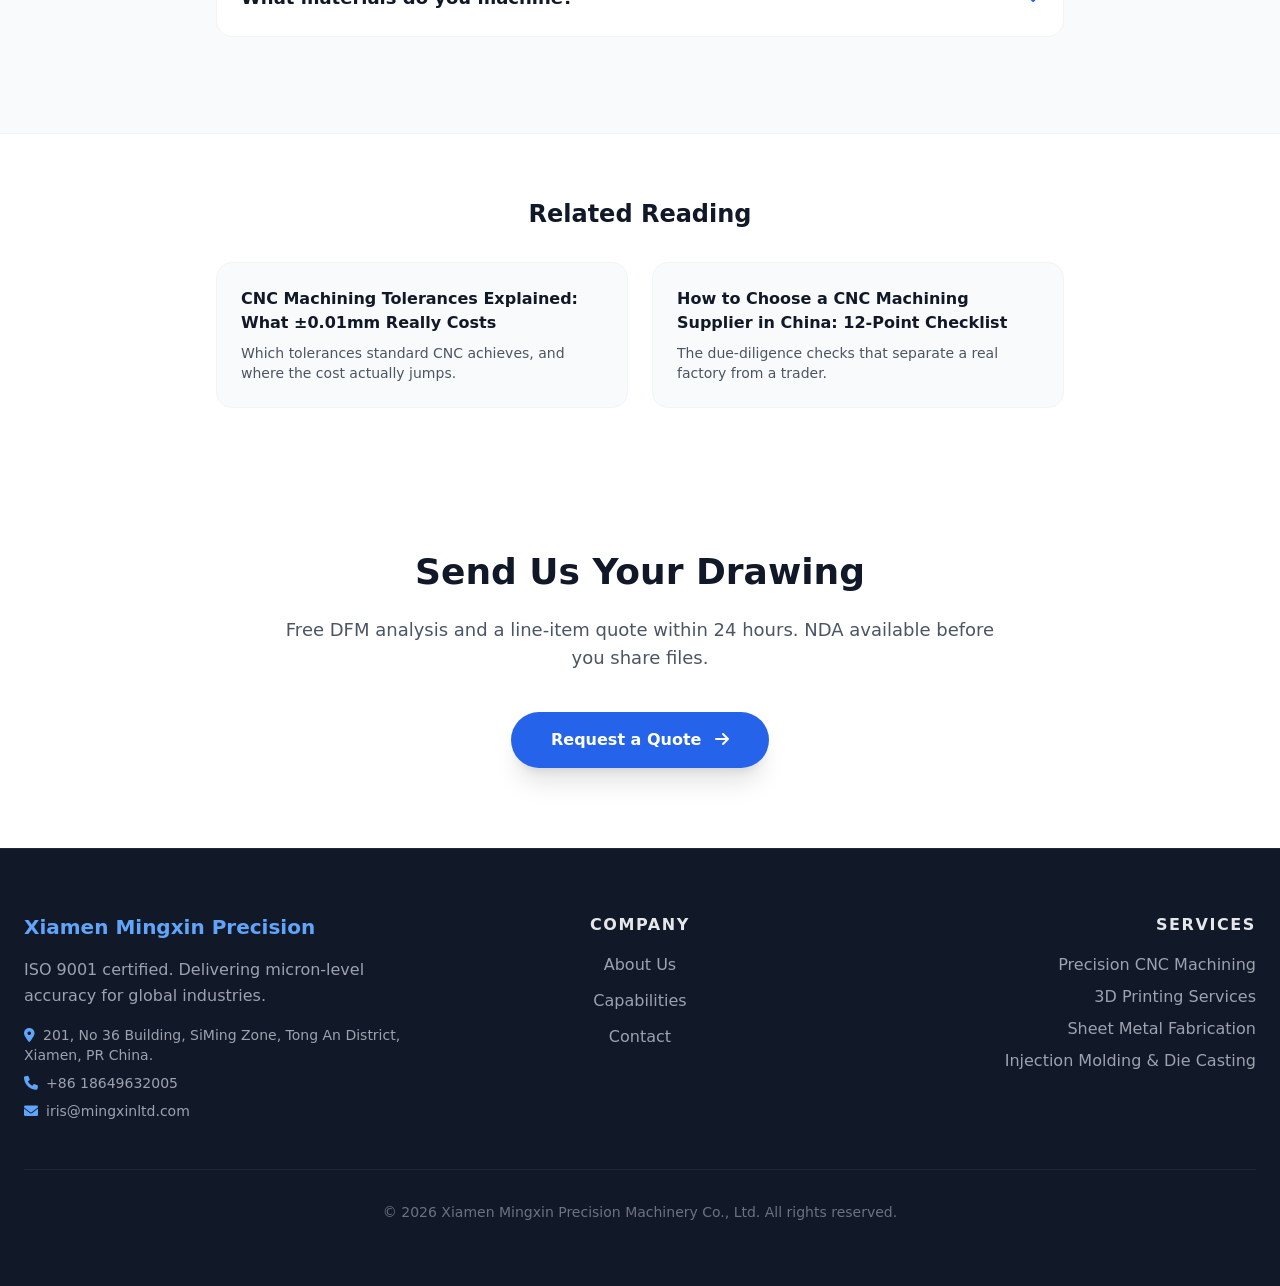
<file: precision-cnc-machining.html>
<!DOCTYPE html>
<html lang="en">
<head>
    <meta charset="UTF-8">
    <meta name="viewport" content="width=device-width, initial-scale=1.0">
    <title>Precision CNC Machining to ±0.01mm | Mingxin Precision</title>
    <meta name="description" content="Precision CNC machining to ±0.01mm from an ISO 9001:2015 factory in China. 3-axis to 5-axis milling, turning and mill-turn, CMM inspected, quotes in 24 hours.">
    <meta property="og:title" content="Precision CNC Machining to ±0.01mm | Mingxin Precision">
    <meta property="og:description" content="ISO 9001:2015 certified precision CNC machining in China. 5-axis milling, turning, mill-turn, CMM verified. Free DFM and quotes in 24 hours.">
    <meta property="og:image" content="https://mingxinltd.com/images/hero-cnc-parts.jpg">
    <meta name="twitter:card" content="summary_large_image">
    <meta name="twitter:image" content="https://mingxinltd.com/images/hero-cnc-parts.jpg">
    <meta property="og:type" content="website">
    <link rel="canonical" href="https://mingxinltd.com/precision-cnc-machining.html">
    <script type="application/ld+json">
    {
        "@context": "https://schema.org",
        "@type": "Service",
        "serviceType": "Precision CNC Machining",
        "provider": {
            "@type": "Organization",
            "name": "Xiamen Mingxin Precision Machinery Co., Ltd.",
            "url": "https://mingxinltd.com/",
            "logo": "images/logo.jpg",
            "email": "iris@mingxinltd.com",
            "telephone": "+86-186-4963-2005",
            "address": {
                "@type": "PostalAddress",
                "streetAddress": "201, No 36 Building, SiMing Zone, Tong An District",
                "addressLocality": "Xiamen",
                "addressCountry": "CN"
            }
        },
        "areaServed": "Worldwide",
        "description": "Precision CNC machining services to ±0.01mm including 3-axis to 5-axis milling, CNC turning and mill-turn, with CMM inspection and ISO 9001:2015 quality management."
    }
    </script>
    <script type="application/ld+json">
    {
        "@context": "https://schema.org",
        "@type": "FAQPage",
        "mainEntity": [
            {
                "@type": "Question",
                "name": "What tolerance can your precision CNC machining achieve?",
                "acceptedAnswer": {
                    "@type": "Answer",
                    "text": "Our standard general tolerance is ±0.1mm on non-critical features. On functional features such as bearing bores, mating faces and seal surfaces we hold ±0.01mm, verified on a ZEISS CMM. Tolerances are confirmed in writing before the order is accepted, so there is no ambiguity about what we are committing to."
                }
            },
            {
                "@type": "Question",
                "name": "What is the minimum order quantity for precision CNC machining?",
                "acceptedAnswer": {
                    "@type": "Answer",
                    "text": "There is no fixed MOQ. We regularly machine single prototype parts and production runs in the thousands. Because CNC machining is programmed rather than tooled, the economical quantity depends on setup amortisation rather than a minimum threshold — we will tell you in the quote where the next price break sits."
                }
            },
            {
                "@type": "Question",
                "name": "Do you provide first article inspection reports?",
                "acceptedAnswer": {
                    "@type": "Answer",
                    "text": "Yes. Every new part receives a first article inspection report listing each drawing dimension with its measured value, the instrument used, and the inspector. We send the FAI for your approval before the production run continues, which is your cheapest opportunity to catch a misread drawing."
                }
            },
            {
                "@type": "Question",
                "name": "What file formats do you accept?",
                "acceptedAnswer": {
                    "@type": "Answer",
                    "text": "STEP and IGES are preferred for 3D models, with DWG or DXF for 2D drawings and PDF for reference. STL is accepted for 3D printing projects. If you only have a hand sketch, send it — we can model it and confirm the geometry with you before quoting."
                }
            },
            {
                "@type": "Question",
                "name": "How long does a precision CNC machining quote take?",
                "acceptedAnswer": {
                    "@type": "Answer",
                    "text": "Quotes are returned within 24 hours for standard parts. Complex assemblies or parts requiring special tooling may take up to 48 hours, and we will tell you immediately if that is the case rather than letting the request sit unanswered."
                }
            },
            {
                "@type": "Question",
                "name": "Do you sign NDAs?",
                "acceptedAnswer": {
                    "@type": "Answer",
                    "text": "Yes, and we prefer to sign one before drawings are shared. Our standard NDA covers drawing confidentiality, a prohibition on subcontracting without your consent, and a commitment not to display your parts in our portfolio. If you have your own template, send it and we will review it."
                }
            },
            {
                "@type": "Question",
                "name": "Can you machine both prototypes and production quantities?",
                "acceptedAnswer": {
                    "@type": "Answer",
                    "text": "Yes. Prototype and low-volume work runs on the same machines and inspection equipment as production. That matters because the process does not change between the sample you approve and the parts you receive — there is no separate 'sample workshop' with different capability."
                }
            },
            {
                "@type": "Question",
                "name": "What materials do you machine?",
                "acceptedAnswer": {
                    "@type": "Answer",
                    "text": "Aluminum alloys including 6061-T6 and 7075-T6, stainless steels including 304, 316L and 17-4PH, titanium Grade 5, brass and copper alloys, and engineering plastics such as POM, PEEK, ABS and PC. Material certificates are available on request for any grade."
                }
            }
        ]
    }
    </script>
    <link rel="stylesheet" href="/css/tailwind.css">
    <link rel="preload" href="/fonts/fa-solid-subset.woff2" as="font" type="font/woff2" crossorigin>
    <link rel="stylesheet" href="/css/icons.css">
    <link rel="icon" href="/favicon.ico" sizes="32x32">
    <link rel="icon" type="image/png" sizes="192x192" href="/images/favicon-192.png">
    <link rel="apple-touch-icon" sizes="180x180" href="/images/apple-touch-icon.png">
</head>
<body class="bg-white text-gray-900 font-sans antialiased">

    <!-- Header -->
    <header class="bg-white shadow-sm sticky top-0 z-50">
        <nav class="container mx-auto px-6 py-4 flex justify-between items-center">
            <div class="text-2xl font-bold text-blue-900 flex items-center">
                <img width="440" height="158" src="/images/logo.webp" onerror="this.onerror=null;this.src='/images/logo.jpg'" alt="Mingxin" class="h-16 w-auto mr-2 rounded"> MINGXIN PRECISION
            </div>
            <div class="hidden md:flex items-center space-x-10 text-sm font-semibold text-gray-700">
                <a href="index.html" class="hover:text-blue-600 transition duration-300">Home</a>
                <a href="products.html" class="text-blue-600 border-b-2 border-blue-600 pb-1">Products</a>
                <a href="about.html" class="hover:text-blue-600 transition duration-300">About Us</a>
                <a href="contact.html" class="hover:text-blue-600 transition duration-300">Contact</a>
                <a href="contact.html" class="bg-blue-600 text-white px-6 py-2.5 rounded-full hover:bg-blue-700 transition shadow-lg">Get a Quote</a>
            </div>
        
            <button type="button" id="mobileMenuBtn" class="md:hidden ml-3 text-2xl text-gray-700" aria-label="Open menu" aria-expanded="false" aria-controls="mobileMenu">
                <i class="fas fa-bars"></i>
            </button>
        </nav>
        <div id="mobileMenu" class="hidden md:hidden border-t border-gray-100 bg-white">
            <div class="container mx-auto px-6 py-4 space-y-1">
                <a href="index.html" class="block py-2 font-semibold text-gray-700 hover:text-blue-600">Home</a>
                <a href="products.html" class="block py-2 font-semibold text-gray-700 hover:text-blue-600">Products</a>
                <a href="precision-cnc-machining.html" class="block py-2 font-semibold text-gray-700 hover:text-blue-600">Precision CNC Machining</a>
                <a href="3d-printing-services.html" class="block py-2 font-semibold text-gray-700 hover:text-blue-600">3D Printing</a>
                <a href="blog/index.html" class="block py-2 font-semibold text-gray-700 hover:text-blue-600">Articles</a>
                <a href="about.html" class="block py-2 font-semibold text-gray-700 hover:text-blue-600">About Us</a>
                <a href="contact.html" class="block py-2 font-semibold text-gray-700 hover:text-blue-600">Contact</a>
            </div>
        </div>
        <script>
        (function () {
            var btn = document.getElementById('mobileMenuBtn');
            var menu = document.getElementById('mobileMenu');
            if (!btn || !menu) return;
            btn.addEventListener('click', function () {
                var willOpen = menu.classList.contains('hidden');
                menu.classList.toggle('hidden', !willOpen);
                btn.setAttribute('aria-expanded', willOpen ? 'true' : 'false');
                btn.innerHTML = willOpen
                    ? '<i class="fas fa-times"></i>'
                    : '<i class="fas fa-bars"></i>';
            });
        })();
        </script>
        
    </header>

    <!-- Hero -->
    <section class="relative bg-gray-900 text-white py-24 overflow-hidden">
        <div class="absolute inset-0 z-0">
            <img loading="lazy" width="1100" height="575" src="/images/hero-cnc-parts.webp" onerror="this.onerror=null;this.src='/images/hero-cnc-parts.jpg'" alt="Precision CNC machined aluminum components" class="w-full h-full object-cover opacity-40">
        </div>
        <div class="container mx-auto px-6 relative z-10 text-center">
            <h1 class="text-4xl md:text-6xl font-extrabold mb-6">Precision CNC Machining to &plusmn;0.01mm</h1>
            <p class="text-xl text-gray-300 max-w-3xl mx-auto mb-10">ISO 9001:2015 certified CNC machining from Xiamen, China &mdash; 3-axis to 5-axis milling, turning and mill-turn, CMM inspected, quoted within 24 hours.</p>
            <a href="contact.html" class="inline-block bg-blue-600 text-white font-bold py-4 px-10 rounded-full hover:bg-blue-700 transition shadow-xl transform hover:-translate-y-1">
                Get a Precision CNC Quote <i class="fas fa-arrow-right ml-2"></i>
            </a>
        </div>
    </section>

    <!-- Intro -->
    <section class="py-24">
        <div class="container mx-auto px-6 max-w-5xl">
            <div class="grid grid-cols-1 md:grid-cols-3 gap-8 mb-16">
                <div class="bg-gray-50 p-8 rounded-2xl border border-gray-100 text-center">
                    <div class="text-4xl font-black text-blue-600 mb-2">&plusmn;0.01mm</div>
                    <div class="text-xs uppercase tracking-widest text-gray-500">Achievable Tolerance</div>
                </div>
                <div class="bg-gray-50 p-8 rounded-2xl border border-gray-100 text-center">
                    <div class="text-4xl font-black text-blue-600 mb-2">15+</div>
                    <div class="text-xs uppercase tracking-widest text-gray-500">Years Machining</div>
                </div>
                <div class="bg-gray-50 p-8 rounded-2xl border border-gray-100 text-center">
                    <div class="text-4xl font-black text-blue-600 mb-2">24h</div>
                    <div class="text-xs uppercase tracking-widest text-gray-500">Quote Turnaround</div>
                </div>
            </div>
            <p class="text-lg text-gray-600 leading-relaxed mb-6">
                Most suppliers will say they hold &plusmn;0.01mm. Far fewer can show you the measurement. At Mingxin, the tolerance is not a line in a brochure &mdash; it is a process: controlled cutting strategy, temperature awareness, in-process gauging, and a ZEISS CMM standing behind every critical dimension.
            </p>
            <p class="text-lg text-gray-600 leading-relaxed">
                We machine prototype quantities and production volumes on the same machines, with the same inspection standard applied to both. When your approved sample and your 5,000th part come off the same equipment, the process does not drift between them.
            </p>
        </div>
    </section>

    <!-- Capabilities -->
    <section class="py-24 bg-gray-50">
        <div class="container mx-auto px-6">
            <div class="text-center mb-16">
                <h2 class="text-4xl font-bold mb-4 text-gray-900">Machining Capabilities</h2>
                <div class="w-20 h-1.5 bg-blue-600 mx-auto"></div>
            </div>
            <div class="max-w-5xl mx-auto overflow-x-auto">
                <table class="w-full text-left border-collapse bg-white rounded-2xl overflow-hidden shadow-sm">
                    <thead>
                        <tr class="bg-blue-900 text-white text-sm uppercase tracking-wide">
                            <th class="p-5 font-semibold">Process</th>
                            <th class="p-5 font-semibold">What It Suits</th>
                            <th class="p-5 font-semibold">Typical Parts</th>
                        </tr>
                    </thead>
                    <tbody class="text-gray-600 text-sm">
                        <tr class="border-b border-gray-100">
                            <td class="p-5 font-semibold text-gray-900">3-axis CNC milling</td>
                            <td class="p-5">Prismatic parts machined from one direction</td>
                            <td class="p-5">Brackets, covers, fixture plates, housings</td>
                        </tr>
                        <tr class="border-b border-gray-100 bg-gray-50">
                            <td class="p-5 font-semibold text-gray-900">4-axis CNC milling</td>
                            <td class="p-5">Multi-sided features in a single setup</td>
                            <td class="p-5">Shafts with flats, manifolds, indexable bodies</td>
                        </tr>
                        <tr class="border-b border-gray-100">
                            <td class="p-5 font-semibold text-gray-900">5-axis CNC machining</td>
                            <td class="p-5">Compound angles and contoured surfaces</td>
                            <td class="p-5">Impellers, robot joints, instrument parts</td>
                        </tr>
                        <tr class="border-b border-gray-100 bg-gray-50">
                            <td class="p-5 font-semibold text-gray-900">CNC turning</td>
                            <td class="p-5">Round parts requiring tight diameter control</td>
                            <td class="p-5">Bushings, pins, fittings, shafts, spacers</td>
                        </tr>
                        <tr>
                            <td class="p-5 font-semibold text-gray-900">Mill-turn</td>
                            <td class="p-5">Round parts with cross-drilled or milled features</td>
                            <td class="p-5">Actuator bodies, valve components, connectors</td>
                        </tr>
                    </tbody>
                </table>
            </div>
        </div>
    </section>

    <!-- How we hold tolerance -->
    <section class="py-24">
        <div class="container mx-auto px-6">
            <div class="text-center mb-16">
                <h2 class="text-4xl font-bold mb-4 text-gray-900">How We Hold &plusmn;0.01mm</h2>
                <div class="w-20 h-1.5 bg-blue-600 mx-auto"></div>
                <p class="text-gray-600 mt-8 max-w-2xl mx-auto">At this tolerance level, the machine is rarely the limiting factor. These are the four variables we control.</p>
            </div>
            <div class="grid grid-cols-1 md:grid-cols-2 gap-8 max-w-5xl mx-auto">
                <div class="bg-white p-8 rounded-2xl shadow-sm border border-gray-100">
                    <div class="w-14 h-14 bg-blue-100 rounded-full flex items-center justify-center mb-6">
                        <i class="fas fa-temperature-low text-xl text-blue-600"></i>
                    </div>
                    <h3 class="font-bold text-xl mb-3">Thermal Management</h3>
                    <p class="text-gray-600 leading-relaxed">Aluminum expands roughly 23 microns per metre per degree Celsius. A 200mm part that warms by 5°C during cutting grows past its entire tolerance band. We measure at 20°C and let parts stabilise before inspection, so the number on the report is the number at your assembly line.</p>
                </div>
                <div class="bg-white p-8 rounded-2xl shadow-sm border border-gray-100">
                    <div class="w-14 h-14 bg-blue-100 rounded-full flex items-center justify-center mb-6">
                        <i class="fas fa-layer-group text-xl text-blue-600"></i>
                    </div>
                    <h3 class="font-bold text-xl mb-3">Light Finishing Passes</h3>
                    <p class="text-gray-600 leading-relaxed">One heavy finishing cut leaves deflection marks and tool pressure in the surface. Critical features get semi-finish followed by multiple light finishing passes, which keeps cutting forces low and dimensional repeatability high across the whole run.</p>
                </div>
                <div class="bg-white p-8 rounded-2xl shadow-sm border border-gray-100">
                    <div class="w-14 h-14 bg-blue-100 rounded-full flex items-center justify-center mb-6">
                        <i class="fas fa-ruler-combined text-xl text-blue-600"></i>
                    </div>
                    <h3 class="font-bold text-xl mb-3">In-Process Gauging</h3>
                    <p class="text-gray-600 leading-relaxed">Carbide tooling wears progressively. On a long run the last part can measure 10&ndash;15 microns smaller than the first unless the offset is corrected. We gauge in-process and adjust tool offsets rather than discovering the drift at final inspection.</p>
                </div>
                <div class="bg-white p-8 rounded-2xl shadow-sm border border-gray-100">
                    <div class="w-14 h-14 bg-blue-100 rounded-full flex items-center justify-center mb-6">
                        <i class="fas fa-microscope text-xl text-blue-600"></i>
                    </div>
                    <h3 class="font-bold text-xl mb-3">CMM Verification</h3>
                    <p class="text-gray-600 leading-relaxed">You cannot hold &plusmn;0.01mm with a caliper. Critical dimensions are verified on a ZEISS CMM, with a 2D projector for profile work, a roughness tester for surface finish, and a hardness tester for material condition. The inspection report carries actual measured values, not pass marks.</p>
                </div>
            </div>
        </div>
    </section>

    <!-- Materials -->
    <section class="py-24 bg-gray-50">
        <div class="container mx-auto px-6">
            <div class="text-center mb-16">
                <h2 class="text-4xl font-bold mb-4 text-gray-900">Materials We Machine</h2>
                <div class="w-20 h-1.5 bg-blue-600 mx-auto"></div>
            </div>
            <div class="max-w-5xl mx-auto overflow-x-auto">
                <table class="w-full text-left border-collapse bg-white rounded-2xl overflow-hidden shadow-sm">
                    <thead>
                        <tr class="bg-blue-900 text-white text-sm uppercase tracking-wide">
                            <th class="p-5 font-semibold">Material</th>
                            <th class="p-5 font-semibold">Common Grades</th>
                            <th class="p-5 font-semibold">Where It Is Used</th>
                        </tr>
                    </thead>
                    <tbody class="text-gray-600 text-sm">
                        <tr class="border-b border-gray-100">
                            <td class="p-5 font-semibold text-gray-900">Aluminum</td>
                            <td class="p-5">6061-T6, 7075-T6</td>
                            <td class="p-5">EV components, robot joints, enclosures, heat sinks</td>
                        </tr>
                        <tr class="border-b border-gray-100 bg-gray-50">
                            <td class="p-5 font-semibold text-gray-900">Stainless steel</td>
                            <td class="p-5">304, 316L, 17-4PH</td>
                            <td class="p-5">Instrument parts, fluid fittings, food-contact equipment</td>
                        </tr>
                        <tr class="border-b border-gray-100">
                            <td class="p-5 font-semibold text-gray-900">Titanium</td>
                            <td class="p-5">Grade 5 (Ti-6Al-4V)</td>
                            <td class="p-5">High-strength, corrosion-resistant components</td>
                        </tr>
                        <tr class="border-b border-gray-100 bg-gray-50">
                            <td class="p-5 font-semibold text-gray-900">Brass &amp; copper</td>
                            <td class="p-5">C360, C2680</td>
                            <td class="p-5">Electrical contacts, connectors, RF housings</td>
                        </tr>
                        <tr>
                            <td class="p-5 font-semibold text-gray-900">Engineering plastics</td>
                            <td class="p-5">POM, PEEK, ABS, PC</td>
                            <td class="p-5">Insulators, wear parts, functional prototypes</td>
                        </tr>
                    </tbody>
                </table>
            </div>
            <p class="text-center text-gray-500 text-sm mt-8">Material certificates available on request. Grade substitutions are never made without your written approval.</p>
        </div>
    </section>

    <!-- Surface finish -->
    <section class="py-24">
        <div class="container mx-auto px-6">
            <div class="text-center mb-16">
                <h2 class="text-4xl font-bold mb-4 text-gray-900">Surface Finish Options</h2>
                <div class="w-20 h-1.5 bg-blue-600 mx-auto"></div>
                <p class="text-gray-600 mt-8 max-w-2xl mx-auto">Quoted per drawing. Tell us the environment the part will operate in and we will recommend the finish rather than defaulting to the cheapest one.</p>
            </div>
            <div class="grid grid-cols-1 md:grid-cols-3 gap-6 max-w-5xl mx-auto">
                <div class="bg-gray-50 p-6 rounded-2xl border border-gray-100">
                    <h3 class="font-bold text-lg mb-2">Anodizing</h3>
                    <p class="text-gray-600 text-sm leading-relaxed">Type II or Type III hard anodize on aluminum. Corrosion and wear resistance with a controlled cosmetic finish.</p>
                </div>
                <div class="bg-gray-50 p-6 rounded-2xl border border-gray-100">
                    <h3 class="font-bold text-lg mb-2">Passivation</h3>
                    <p class="text-gray-600 text-sm leading-relaxed">Citric or nitric passivation for stainless steel. Removes free iron and restores the oxide layer after machining.</p>
                </div>
                <div class="bg-gray-50 p-6 rounded-2xl border border-gray-100">
                    <h3 class="font-bold text-lg mb-2">Bead Blasting</h3>
                    <p class="text-gray-600 text-sm leading-relaxed">Uniform matte surface that hides tool marks and prepares the part for coating or anodizing.</p>
                </div>
                <div class="bg-gray-50 p-6 rounded-2xl border border-gray-100">
                    <h3 class="font-bold text-lg mb-2">Powder Coating</h3>
                    <p class="text-gray-600 text-sm leading-relaxed">Color and impact resistance for visible or externally mounted parts. RAL color matching available.</p>
                </div>
                <div class="bg-gray-50 p-6 rounded-2xl border border-gray-100">
                    <h3 class="font-bold text-lg mb-2">Electroplating</h3>
                    <p class="text-gray-600 text-sm leading-relaxed">Nickel, zinc or chrome plating for conductivity, solderability or wear resistance.</p>
                </div>
                <div class="bg-gray-50 p-6 rounded-2xl border border-gray-100">
                    <h3 class="font-bold text-lg mb-2">Laser Marking</h3>
                    <p class="text-gray-600 text-sm leading-relaxed">Part numbers, serials, UDI codes or logo marking applied after finishing.</p>
                </div>
            </div>
        </div>
    </section>

    <!-- Industries -->
    <section class="py-24 bg-blue-900 text-white">
        <div class="container mx-auto px-6 text-center">
            <h2 class="text-4xl font-bold mb-4">Industries Served</h2>
            <div class="w-20 h-1.5 bg-blue-400 mx-auto mb-14"></div>
            <div class="grid grid-cols-1 md:grid-cols-4 gap-8 max-w-5xl mx-auto">
                <div>
                    <i class="fas fa-car text-3xl text-blue-400 mb-4"></i>
                    <h3 class="font-bold text-lg mb-2">Automotive</h3>
                    <p class="text-blue-200 text-sm">EV components, brackets, drivetrain parts</p>
                </div>
                <div>
                    <i class="fas fa-stethoscope text-3xl text-blue-400 mb-4"></i>
                    <h3 class="font-bold text-lg mb-2">Medical</h3>
                    <p class="text-blue-200 text-sm">Instrument housings, precision fittings</p>
                </div>
                <div>
                    <i class="fas fa-robot text-3xl text-blue-400 mb-4"></i>
                    <h3 class="font-bold text-lg mb-2">Robotics</h3>
                    <p class="text-blue-200 text-sm">Actuator bodies, joint housings, gear interfaces</p>
                </div>
                <div>
                    <i class="fas fa-microchip text-3xl text-blue-400 mb-4"></i>
                    <h3 class="font-bold text-lg mb-2">Electronics</h3>
                    <p class="text-blue-200 text-sm">Enclosures, heat sinks, RF housings</p>
                </div>
            </div>
        </div>
    </section>

    <!-- Process -->
    <section class="py-24">
        <div class="container mx-auto px-6">
            <div class="text-center mb-16">
                <h2 class="text-4xl font-bold mb-4 text-gray-900">How to Get a Quote</h2>
                <div class="w-20 h-1.5 bg-blue-600 mx-auto"></div>
            </div>
            <div class="grid grid-cols-1 md:grid-cols-4 gap-8 max-w-5xl mx-auto text-center">
                <div>
                    <div class="w-14 h-14 bg-blue-600 text-white rounded-full flex items-center justify-center mx-auto mb-4 font-bold text-lg">1</div>
                    <h3 class="font-bold mb-2">Send Your Drawing</h3>
                    <p class="text-gray-600 text-sm">STEP, IGES, DWG or PDF. Quantity and material included.</p>
                </div>
                <div>
                    <div class="w-14 h-14 bg-blue-600 text-white rounded-full flex items-center justify-center mx-auto mb-4 font-bold text-lg">2</div>
                    <h3 class="font-bold mb-2">Free DFM Review</h3>
                    <p class="text-gray-600 text-sm">We flag features that are expensive, unmachinable or over-toleranced.</p>
                </div>
                <div>
                    <div class="w-14 h-14 bg-blue-600 text-white rounded-full flex items-center justify-center mx-auto mb-4 font-bold text-lg">3</div>
                    <h3 class="font-bold mb-2">Quote in 24h</h3>
                    <p class="text-gray-600 text-sm">Line-item pricing, lead time, and tolerance confirmation in writing.</p>
                </div>
                <div>
                    <div class="w-14 h-14 bg-blue-600 text-white rounded-full flex items-center justify-center mx-auto mb-4 font-bold text-lg">4</div>
                    <h3 class="font-bold mb-2">Sample &amp; Approval</h3>
                    <p class="text-gray-600 text-sm">First article inspection report sent for sign-off before production.</p>
                </div>
            </div>
        </div>
    </section>

    <!-- FAQ -->
    <section class="py-24 bg-gray-50">
        <div class="container mx-auto px-6 max-w-4xl">
            <div class="text-center mb-14">
                <h2 class="text-4xl font-bold mb-4 text-gray-900">Frequently Asked Questions</h2>
                <div class="w-20 h-1.5 bg-blue-600 mx-auto"></div>
            </div>
            <div class="space-y-4">
                <details class="bg-white rounded-2xl border border-gray-100 p-6 group" open>
                    <summary class="font-bold text-lg cursor-pointer list-none flex justify-between items-center">
                        What tolerance can your precision CNC machining achieve?
                        <i class="fas fa-chevron-down text-blue-600 text-sm group-open:rotate-180 transition"></i>
                    </summary>
                    <p class="text-gray-600 leading-relaxed mt-4">Our standard general tolerance is &plusmn;0.1mm on non-critical features. On functional features such as bearing bores, mating faces and seal surfaces we hold &plusmn;0.01mm, verified on a ZEISS CMM. Tolerances are confirmed in writing before the order is accepted, so there is no ambiguity about what we are committing to.</p>
                </details>
                <details class="bg-white rounded-2xl border border-gray-100 p-6 group">
                    <summary class="font-bold text-lg cursor-pointer list-none flex justify-between items-center">
                        What is the minimum order quantity?
                        <i class="fas fa-chevron-down text-blue-600 text-sm group-open:rotate-180 transition"></i>
                    </summary>
                    <p class="text-gray-600 leading-relaxed mt-4">There is no fixed MOQ. We regularly machine single prototype parts and production runs in the thousands. Because CNC machining is programmed rather than tooled, the economical quantity depends on setup amortisation rather than a minimum threshold &mdash; we will tell you in the quote where the next price break sits.</p>
                </details>
                <details class="bg-white rounded-2xl border border-gray-100 p-6 group">
                    <summary class="font-bold text-lg cursor-pointer list-none flex justify-between items-center">
                        Do you provide first article inspection reports?
                        <i class="fas fa-chevron-down text-blue-600 text-sm group-open:rotate-180 transition"></i>
                    </summary>
                    <p class="text-gray-600 leading-relaxed mt-4">Yes. Every new part receives a first article inspection report listing each drawing dimension with its measured value, the instrument used, and the inspector. We send the FAI for your approval before the production run continues, which is your cheapest opportunity to catch a misread drawing.</p>
                </details>
                <details class="bg-white rounded-2xl border border-gray-100 p-6 group">
                    <summary class="font-bold text-lg cursor-pointer list-none flex justify-between items-center">
                        What file formats do you accept?
                        <i class="fas fa-chevron-down text-blue-600 text-sm group-open:rotate-180 transition"></i>
                    </summary>
                    <p class="text-gray-600 leading-relaxed mt-4">STEP and IGES are preferred for 3D models, with DWG or DXF for 2D drawings and PDF for reference. STL is accepted for 3D printing projects. If you only have a hand sketch, send it &mdash; we can model it and confirm the geometry with you before quoting.</p>
                </details>
                <details class="bg-white rounded-2xl border border-gray-100 p-6 group">
                    <summary class="font-bold text-lg cursor-pointer list-none flex justify-between items-center">
                        How long does a quote take?
                        <i class="fas fa-chevron-down text-blue-600 text-sm group-open:rotate-180 transition"></i>
                    </summary>
                    <p class="text-gray-600 leading-relaxed mt-4">Quotes are returned within 24 hours for standard parts. Complex assemblies or parts requiring special tooling may take up to 48 hours, and we will tell you immediately if that is the case rather than letting the request sit unanswered.</p>
                </details>
                <details class="bg-white rounded-2xl border border-gray-100 p-6 group">
                    <summary class="font-bold text-lg cursor-pointer list-none flex justify-between items-center">
                        Do you sign NDAs?
                        <i class="fas fa-chevron-down text-blue-600 text-sm group-open:rotate-180 transition"></i>
                    </summary>
                    <p class="text-gray-600 leading-relaxed mt-4">Yes, and we prefer to sign one before drawings are shared. Our standard NDA covers drawing confidentiality, a prohibition on subcontracting without your consent, and a commitment not to display your parts in our portfolio. If you have your own template, send it and we will review it.</p>
                </details>
                <details class="bg-white rounded-2xl border border-gray-100 p-6 group">
                    <summary class="font-bold text-lg cursor-pointer list-none flex justify-between items-center">
                        Can you machine both prototypes and production quantities?
                        <i class="fas fa-chevron-down text-blue-600 text-sm group-open:rotate-180 transition"></i>
                    </summary>
                    <p class="text-gray-600 leading-relaxed mt-4">Yes. Prototype and low-volume work runs on the same machines and inspection equipment as production. That matters because the process does not change between the sample you approve and the parts you receive &mdash; there is no separate &ldquo;sample workshop&rdquo; with different capability.</p>
                </details>
                <details class="bg-white rounded-2xl border border-gray-100 p-6 group">
                    <summary class="font-bold text-lg cursor-pointer list-none flex justify-between items-center">
                        What materials do you machine?
                        <i class="fas fa-chevron-down text-blue-600 text-sm group-open:rotate-180 transition"></i>
                    </summary>
                    <p class="text-gray-600 leading-relaxed mt-4">Aluminum alloys including 6061-T6 and 7075-T6, stainless steels including 304, 316L and 17-4PH, titanium Grade 5, brass and copper alloys, and engineering plastics such as POM, PEEK, ABS and PC. Material certificates are available on request for any grade.</p>
                </details>
            </div>
        </div>
    </section>

    <!-- Related reading -->
    <section class="py-16 bg-white border-t border-gray-100">
        <div class="container mx-auto px-6 max-w-4xl">
            <h2 class="text-2xl font-bold mb-8 text-gray-900 text-center">Related Reading</h2>
            <div class="grid grid-cols-1 md:grid-cols-2 gap-6">
                <a href="blog/cnc-machining-tolerance-guide.html" class="block bg-gray-50 p-6 rounded-2xl border border-gray-100 hover:shadow-lg transition">
                    <h3 class="font-bold mb-2 text-gray-900">CNC Machining Tolerances Explained: What &plusmn;0.01mm Really Costs</h3>
                    <p class="text-gray-600 text-sm">Which tolerances standard CNC achieves, and where the cost actually jumps.</p>
                </a>
                <a href="blog/how-to-choose-cnc-supplier-china.html" class="block bg-gray-50 p-6 rounded-2xl border border-gray-100 hover:shadow-lg transition">
                    <h3 class="font-bold mb-2 text-gray-900">How to Choose a CNC Machining Supplier in China: 12-Point Checklist</h3>
                    <p class="text-gray-600 text-sm">The due-diligence checks that separate a real factory from a trader.</p>
                </a>
            </div>
        </div>
    </section>

    <!-- CTA -->
    <section class="py-20 bg-white text-center">
        <div class="container mx-auto px-6 max-w-3xl">
            <h2 class="text-3xl md:text-4xl font-bold mb-6">Send Us Your Drawing</h2>
            <p class="text-lg text-gray-600 mb-10">Free DFM analysis and a line-item quote within 24 hours. NDA available before you share files.</p>
            <a href="contact.html" class="inline-block bg-blue-600 text-white font-bold py-4 px-10 rounded-full hover:bg-blue-700 transition shadow-xl transform hover:-translate-y-1">
                Request a Quote <i class="fas fa-arrow-right ml-2"></i>
            </a>
        </div>
    </section>

    <!-- Footer -->
    <footer class="bg-gray-900 text-white py-16 border-t border-gray-800">
        <div class="container mx-auto px-6">
            <div class="grid grid-cols-1 md:grid-cols-3 gap-12 text-center">
                <div class="text-center md:text-left">
                    <div class="text-xl font-bold text-blue-400 mb-4">Xiamen Mingxin Precision</div>
                    <p class="text-gray-400 text-base leading-relaxed mb-4">ISO 9001 certified. Delivering micron-level accuracy for global industries.</p>
                    <div class="text-gray-400 text-sm space-y-2">
                        <p><i class="fas fa-map-marker-alt text-blue-400 mr-2"></i>201, No 36 Building, SiMing Zone, Tong An District, Xiamen, PR China.</p>
                        <p><i class="fas fa-phone text-blue-400 mr-2"></i>+86 18649632005</p>
                        <p><i class="fas fa-envelope text-blue-400 mr-2"></i>iris@mingxinltd.com</p>
                    </div>
                </div>
                <div>
                    <h4 class="text-base font-bold mb-4 uppercase tracking-widest text-gray-200">Company</h4>
                    <ul class="space-y-3 text-gray-400">
                        <li><a href="about.html" class="hover:text-white transition">About Us</a></li>
                        <li><a href="products.html" class="hover:text-white transition">Capabilities</a></li>
                        <li><a href="contact.html" class="hover:text-white transition">Contact</a></li>
                    </ul>
                </div>
                <div class="text-center md:text-right">
                    <h4 class="text-base font-bold mb-4 uppercase tracking-widest text-gray-200">Services</h4>
                    <p class="text-gray-400 mb-2"><a href="precision-cnc-machining.html" class="hover:text-white transition">Precision CNC Machining</a></p>
                    <p class="text-gray-400 mb-2"><a href="3d-printing-services.html" class="hover:text-white transition">3D Printing Services</a></p>
                    <p class="text-gray-400 mb-2"><a href="products.html" class="hover:text-white transition">Sheet Metal Fabrication</a></p>
                    <p class="text-gray-400"><a href="products.html" class="hover:text-white transition">Injection Molding &amp; Die Casting</a></p>
                </div>
            </div>
            <div class="mt-12 pt-8 border-t border-gray-800 text-center text-gray-500 text-sm">
                &copy; 2026 Xiamen Mingxin Precision Machinery Co., Ltd. All rights reserved.
            </div>
        </div>
    </footer>


    <!-- WhatsApp floating button -->
    <a href="https://wa.me/8618649632005?text=Hello%20Mingxin%2C%20I%27d%20like%20a%20quote%20for%20custom%20machined%20parts."
       target="_blank" rel="noopener"
       class="fixed bottom-6 right-6 z-40 flex items-center justify-center w-12 h-12 md:w-14 md:h-14 rounded-full bg-[#25D366] text-white shadow-xl hover:scale-110 transition-transform"
       aria-label="Chat with us on WhatsApp">
        <i class="fab fa-whatsapp text-2xl md:text-3xl"></i>
    </a>

</body>
</html>
</file>
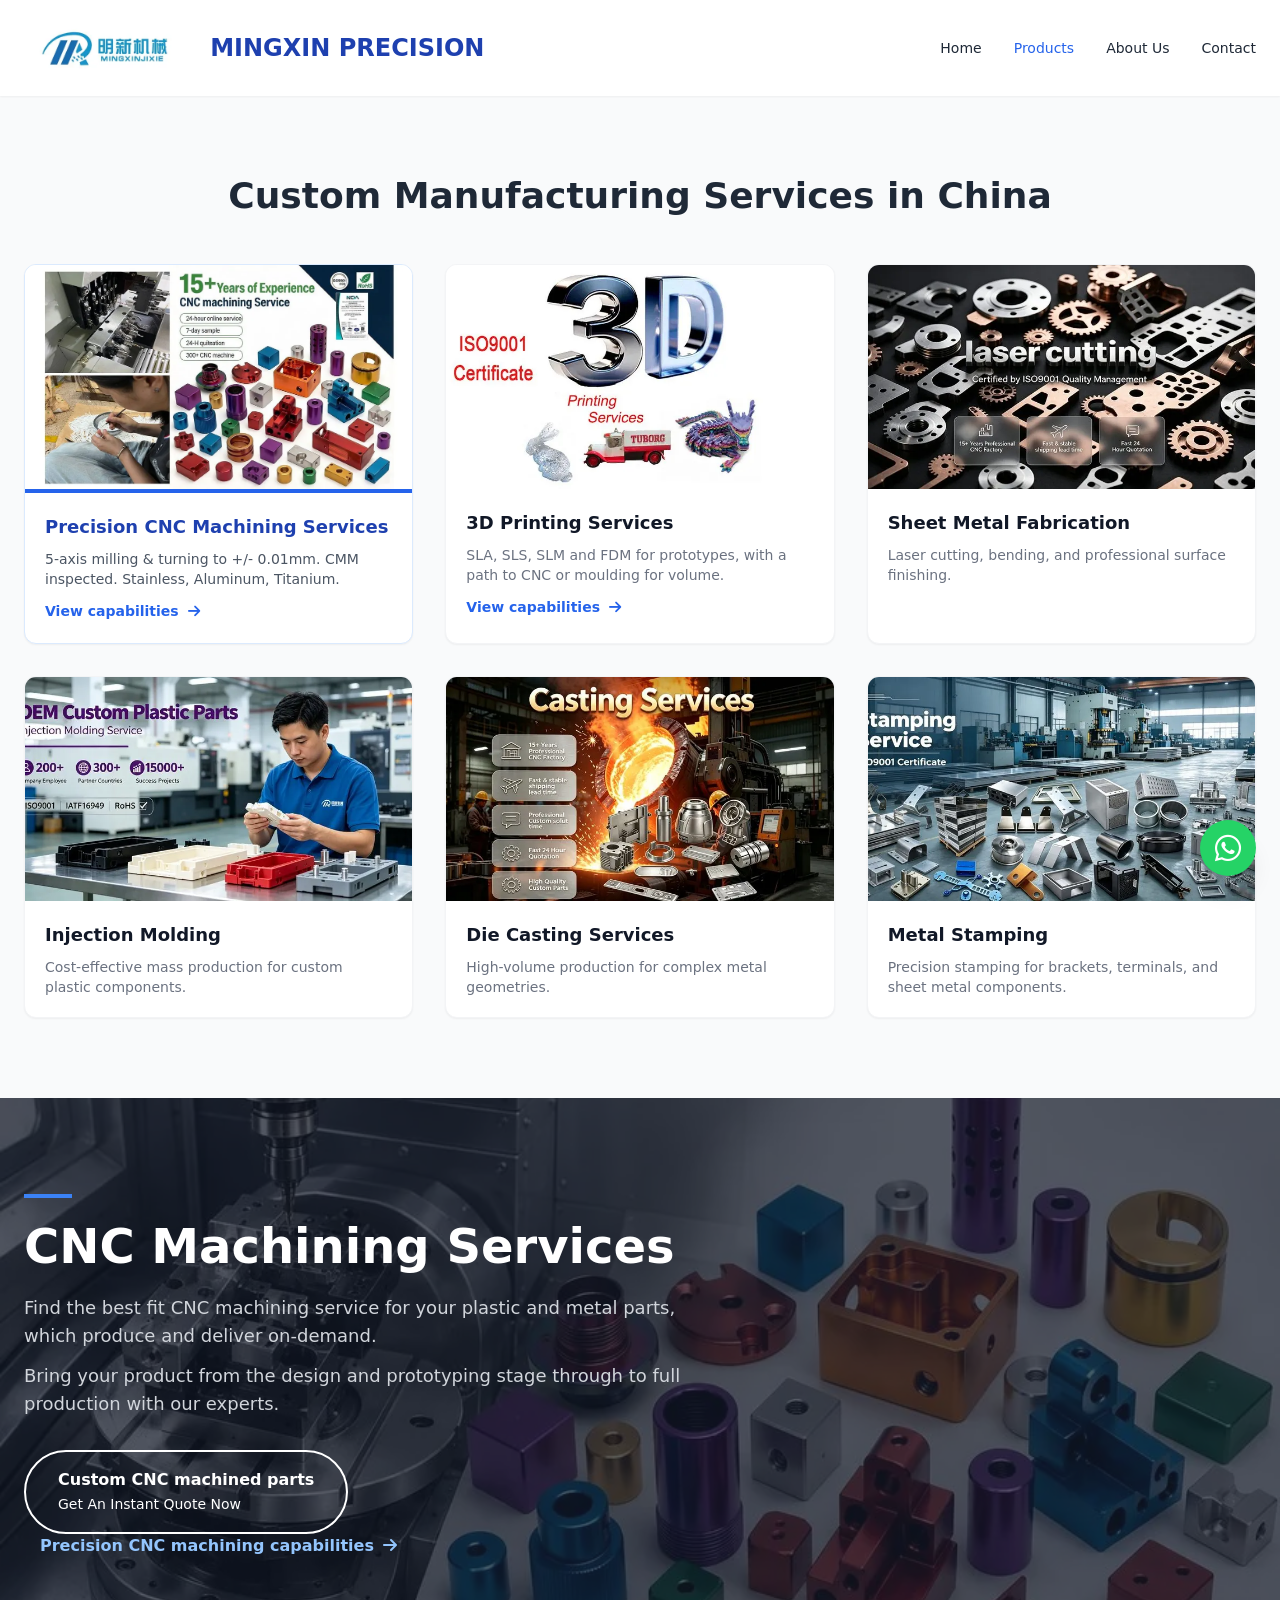
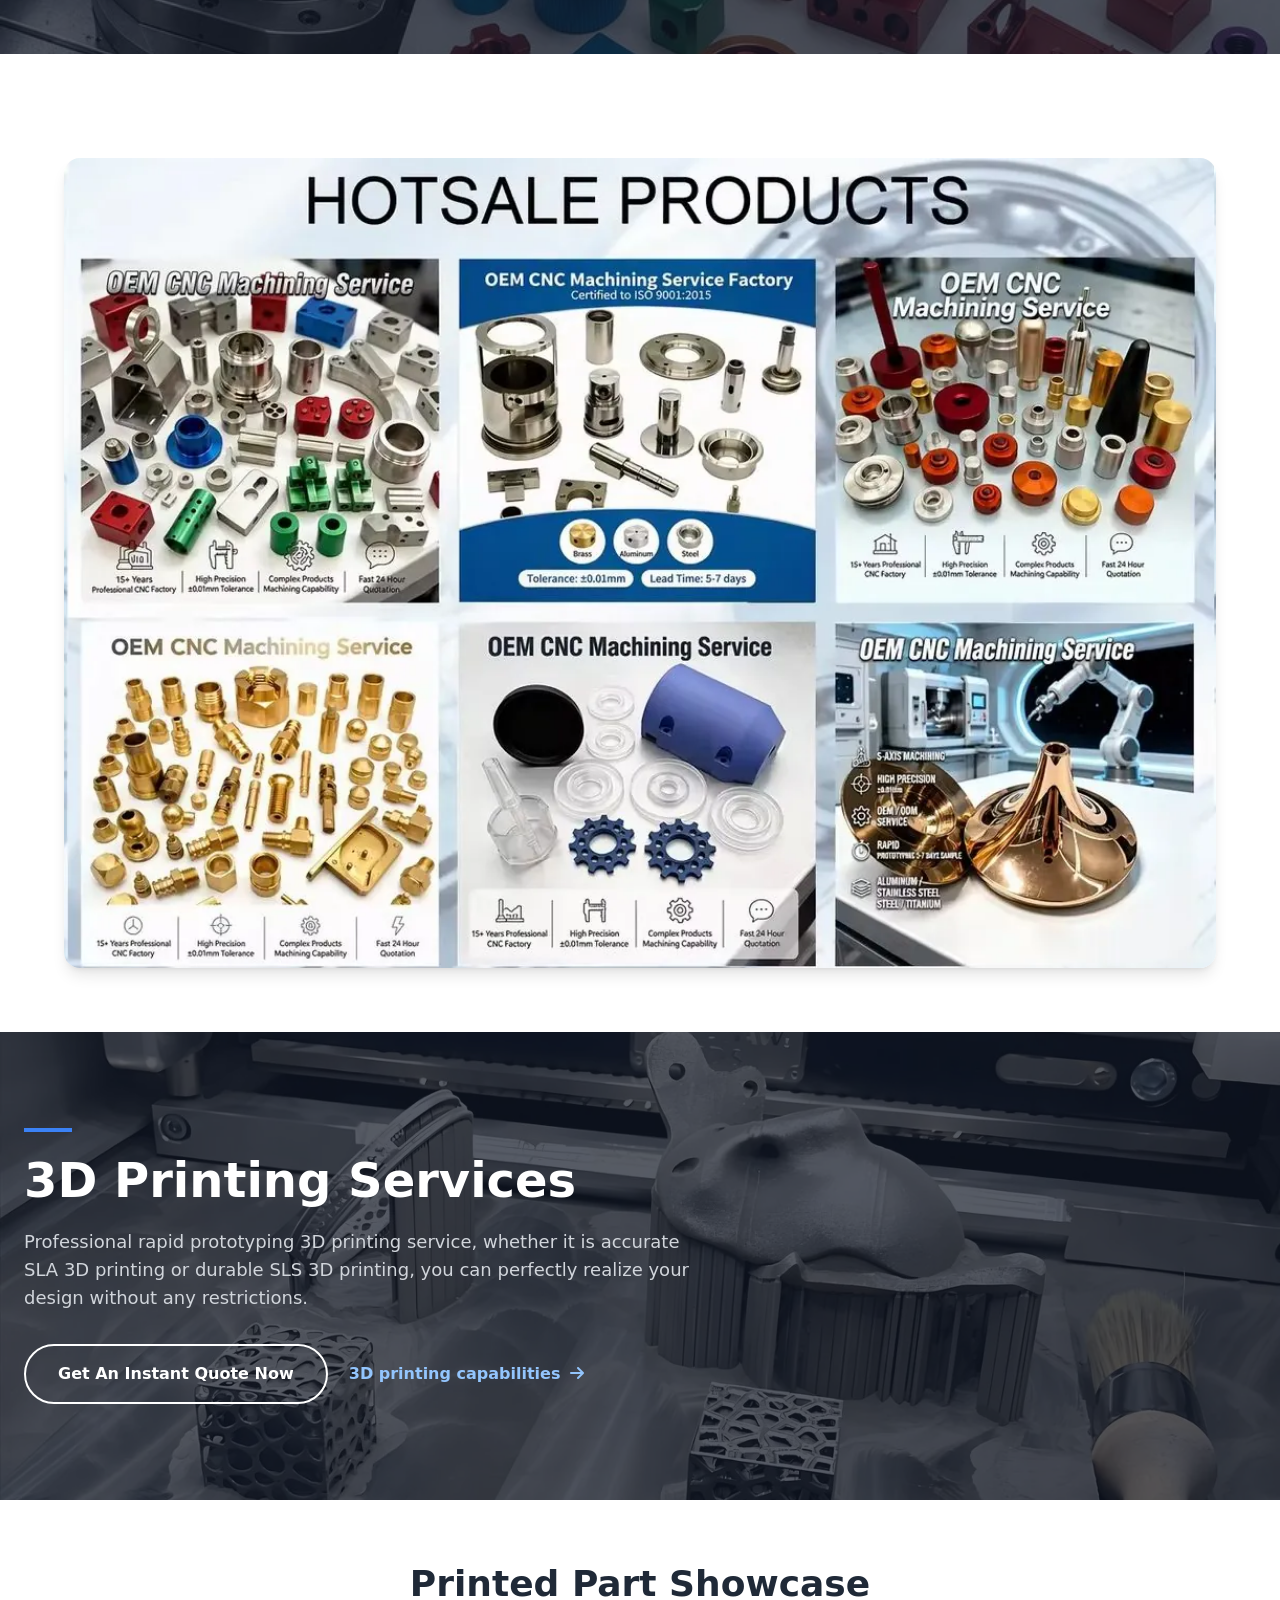
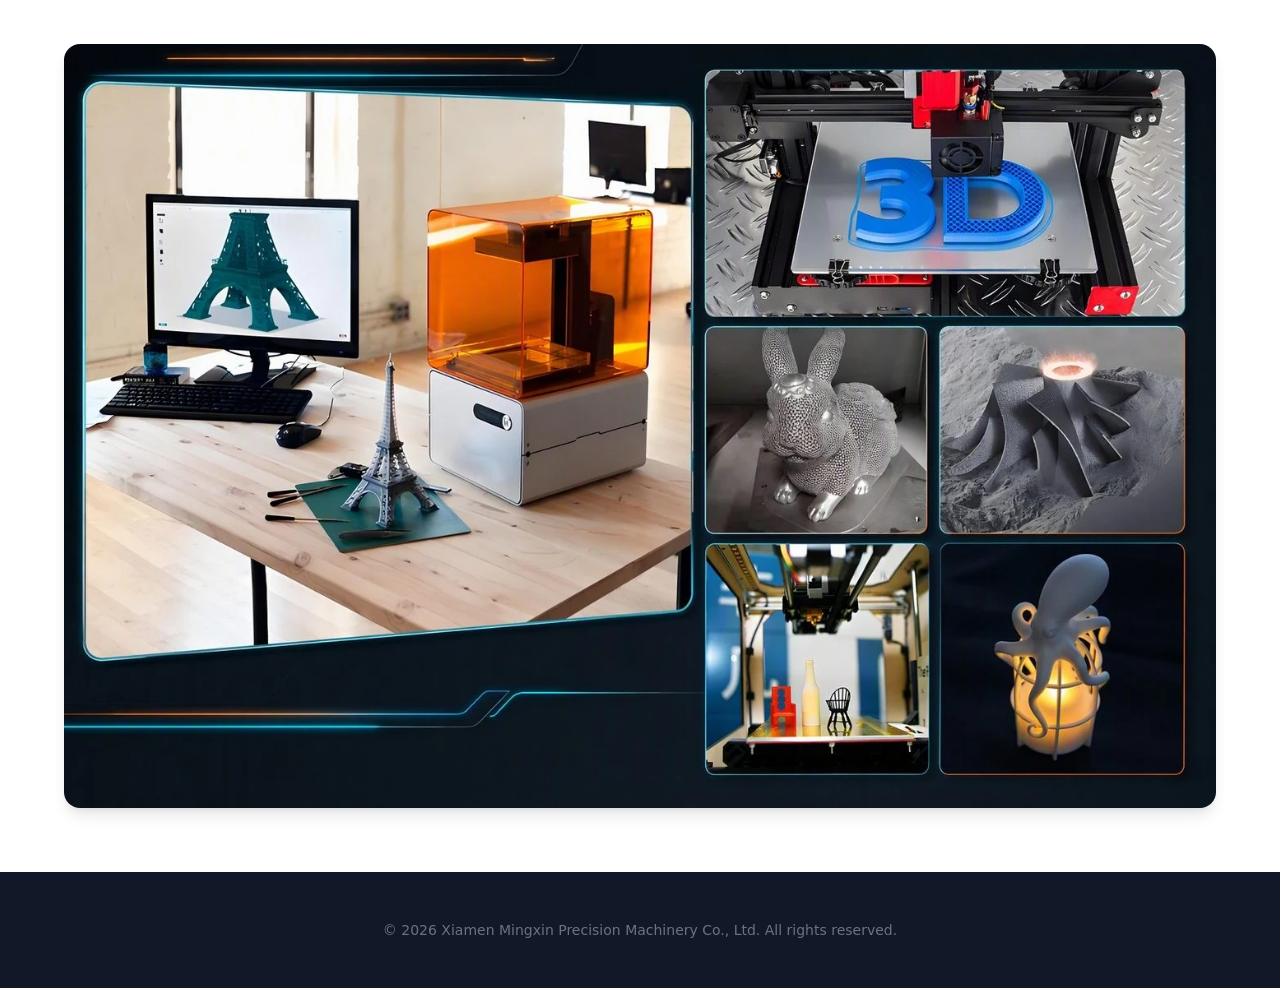
<file: products.html>
<!DOCTYPE html>
<html lang="en">
<head>
    <meta charset="UTF-8">
    <meta name="viewport" content="width=device-width, initial-scale=1.0">
    <title>Custom Manufacturing Services in China | Mingxin Precision</title>
    <meta name="description" content="Precision CNC machining services plus sheet metal fabrication, injection molding, die casting, metal stamping and 3D printing. ISO 9001:2015, &plusmn;0.01mm.">
    <meta name="keywords" content="CNC Machining, 3D Printing, Metal Fabrication, Precision Parts, China Factory">
    <link rel="canonical" href="https://mingxinltd.com/products.html">
    <meta property="og:title" content="Our Services | CNC Machining, 3D Printing & Sheet Metal">
    <meta property="og:description" content="Explore Mingxin's manufacturing services: CNC machining, 3D printing, sheet metal, injection molding, die casting & metal stamping.">
    <meta property="og:image" content="https://mingxinltd.com/images/hero-cnc-parts.jpg">
    <meta name="twitter:card" content="summary_large_image">
    <meta name="twitter:image" content="https://mingxinltd.com/images/hero-cnc-parts.jpg">
    <meta property="og:type" content="website">
    <script type="application/ld+json">
    {
        "@context": "https://schema.org",
        "@type": "Organization",
        "name": "Xiamen Mingxin Precision Machinery Co., Ltd.",
        "url": "https://mingxinltd.com/",
        "logo": "images/logo.jpg",
        "email": "iris@mingxinltd.com",
        "telephone": "+86-186-4963-2005",
        "address": {
            "@type": "PostalAddress",
            "streetAddress": "201, No 36 Building, SiMing Zone, Tong An District",
            "addressLocality": "Xiamen",
            "addressCountry": "CN"
        }
    }
    </script>
    <link rel="stylesheet" href="/css/tailwind.css">
    <link rel="preload" href="/fonts/fa-solid-subset.woff2" as="font" type="font/woff2" crossorigin>
    <link rel="stylesheet" href="/css/icons.css">
    <link rel="icon" href="/favicon.ico" sizes="32x32">
    <link rel="icon" type="image/png" sizes="192x192" href="/images/favicon-192.png">
    <link rel="apple-touch-icon" sizes="180x180" href="/images/apple-touch-icon.png">
</head>
<body class="bg-gray-50 text-gray-800 font-sans">
    <header class="bg-white shadow-sm sticky top-0 z-50">
        <nav class="container mx-auto px-6 py-4 flex justify-between items-center">
            <div class="text-2xl font-bold text-blue-800 flex items-center">
                <img width="440" height="158" src="/images/logo.webp" onerror="this.onerror=null;this.src='/images/logo.jpg'" alt="Mingxin" class="h-16 w-auto mr-2 rounded"> MINGXIN PRECISION
            </div>
            <div class="hidden md:flex space-x-8 text-sm font-medium">
                <a href="index.html" class="hover:text-blue-600 transition">Home</a>
                <a href="products.html" class="text-blue-600">Products</a>
                <a href="about.html" class="hover:text-blue-600 transition">About Us</a>
                <a href="contact.html" class="hover:text-blue-600 transition">Contact</a>
            </div>
        
            <button type="button" id="mobileMenuBtn" class="md:hidden ml-3 text-2xl text-gray-700" aria-label="Open menu" aria-expanded="false" aria-controls="mobileMenu">
                <i class="fas fa-bars"></i>
            </button>
        </nav>
        <div id="mobileMenu" class="hidden md:hidden border-t border-gray-100 bg-white">
            <div class="container mx-auto px-6 py-4 space-y-1">
                <a href="index.html" class="block py-2 font-semibold text-gray-700 hover:text-blue-600">Home</a>
                <a href="products.html" class="block py-2 font-semibold text-gray-700 hover:text-blue-600">Products</a>
                <a href="precision-cnc-machining.html" class="block py-2 font-semibold text-gray-700 hover:text-blue-600">Precision CNC Machining</a>
                <a href="3d-printing-services.html" class="block py-2 font-semibold text-gray-700 hover:text-blue-600">3D Printing</a>
                <a href="blog/index.html" class="block py-2 font-semibold text-gray-700 hover:text-blue-600">Articles</a>
                <a href="about.html" class="block py-2 font-semibold text-gray-700 hover:text-blue-600">About Us</a>
                <a href="contact.html" class="block py-2 font-semibold text-gray-700 hover:text-blue-600">Contact</a>
            </div>
        </div>
        <script>
        (function () {
            var btn = document.getElementById('mobileMenuBtn');
            var menu = document.getElementById('mobileMenu');
            if (!btn || !menu) return;
            btn.addEventListener('click', function () {
                var willOpen = menu.classList.contains('hidden');
                menu.classList.toggle('hidden', !willOpen);
                btn.setAttribute('aria-expanded', willOpen ? 'true' : 'false');
                btn.innerHTML = willOpen
                    ? '<i class="fas fa-times"></i>'
                    : '<i class="fas fa-bars"></i>';
            });
        })();
        </script>
        
    </header>
    <section class="py-20">
        <div class="container mx-auto px-6">
            <h1 class="text-4xl font-bold mb-12 text-center">Custom Manufacturing Services in China</h1>
            <div class="grid grid-cols-1 md:grid-cols-2 lg:grid-cols-3 gap-8">
<a href="precision-cnc-machining.html" class="group block bg-white rounded-xl overflow-hidden shadow-sm hover:shadow-xl transition-all duration-300 border border-blue-100">
                    <div class="h-56 overflow-hidden bg-gray-100">
                        <img loading="lazy" width="1100" height="575" src="/images/hero-cnc-parts.webp" onerror="this.onerror=null;this.src='/images/hero-cnc-parts.jpg'" alt="Precision CNC machined aluminum parts" class="w-full h-full object-cover group-hover:scale-110 transition-transform duration-500">
                    </div>
                    <div class="p-5 border-t-4 border-blue-600">
                        <h3 class="font-bold text-lg mb-2 text-blue-800">Precision CNC Machining Services</h3>
                        <p class="text-sm text-gray-600">5-axis milling &amp; turning to +/- 0.01mm. CMM inspected. Stainless, Aluminum, Titanium.</p>
                        <span class="inline-block mt-3 text-blue-600 text-sm font-semibold">View capabilities <i class="fas fa-arrow-right ml-1"></i></span>
                    </div>
                </a>
                <a href="3d-printing-services.html" class="group block bg-white rounded-xl overflow-hidden shadow-sm hover:shadow-xl transition-all duration-300 border border-gray-100">
                    <div class="h-56 overflow-hidden bg-gray-100">
                        <img loading="lazy" width="800" height="416" src="/images/service-3d-printing.webp" onerror="this.onerror=null;this.src='/images/service-3d-printing.jpg'" alt="3D printed prototype parts in resin and nylon" class="w-full h-full object-cover group-hover:scale-110 transition-transform duration-500">
                    </div>
                    <div class="p-5">
                        <h3 class="font-bold text-lg mb-2 text-gray-900">3D Printing Services</h3>
                        <p class="text-sm text-gray-500">SLA, SLS, SLM and FDM for prototypes, with a path to CNC or moulding for volume.</p>
                        <span class="inline-block mt-3 text-blue-600 text-sm font-semibold">View capabilities <i class="fas fa-arrow-right ml-1"></i></span>
                    </div>
                </a>
                <div class="group bg-white rounded-xl overflow-hidden shadow-sm hover:shadow-xl transition-all duration-300 border border-gray-100">
                    <div class="h-56 overflow-hidden bg-gray-100">
                        <img loading="lazy" width="800" height="400" src="/images/service-sheet-metal.webp" onerror="this.onerror=null;this.src='/images/service-sheet-metal.jpg'" alt="Sheet Metal" class="w-full h-full object-cover group-hover:scale-110 transition-transform duration-500">
                    </div>
                    <div class="p-5">
                        <h3 class="font-bold text-lg mb-2 text-gray-900">Sheet Metal Fabrication</h3>
                        <p class="text-sm text-gray-500">Laser cutting, bending, and professional surface finishing.</p>
                    </div>
                </div>
<div class="group bg-white rounded-xl overflow-hidden shadow-sm hover:shadow-xl transition-all duration-300 border border-gray-100">
                    <div class="h-56 overflow-hidden bg-gray-100">
                        <img loading="lazy" width="800" height="400" src="/images/service-injection-molding.webp" onerror="this.onerror=null;this.src='/images/service-injection-molding.jpg'" alt="Injection Parts" class="w-full h-full object-cover group-hover:scale-110 transition-transform duration-500">
                    </div>
                    <div class="p-5">
                        <h3 class="font-bold text-lg mb-2 text-gray-900">Injection Molding</h3>
                        <p class="text-sm text-gray-500">Cost-effective mass production for custom plastic components.</p>
                    </div>
                </div>
                <div class="group bg-white rounded-xl overflow-hidden shadow-sm hover:shadow-xl transition-all duration-300 border border-gray-100">
                    <div class="h-56 overflow-hidden bg-gray-100">
                        <img loading="lazy" width="800" height="400" src="/images/service-die-casting.webp" onerror="this.onerror=null;this.src='/images/service-die-casting.jpg'" alt="Die Casting" class="w-full h-full object-cover group-hover:scale-110 transition-transform duration-500">
                    </div>
                    <div class="p-5">
                        <h3 class="font-bold text-lg mb-2 text-gray-900">Die Casting Services</h3>
                        <p class="text-sm text-gray-500">High-volume production for complex metal geometries.</p>
                    </div>
                </div>
                <div class="group bg-white rounded-xl overflow-hidden shadow-sm hover:shadow-xl transition-all duration-300 border border-gray-100">
                    <div class="h-56 overflow-hidden bg-gray-100">
                        <img loading="lazy" width="800" height="400" src="/images/service-metal-stamping.webp" onerror="this.onerror=null;this.src='/images/service-metal-stamping.jpg'" alt="Metal Stamping" class="w-full h-full object-cover group-hover:scale-110 transition-transform duration-500">
                    </div>
                    <div class="p-5">
                        <h3 class="font-bold text-lg mb-2 text-gray-900">Metal Stamping</h3>
                        <p class="text-sm text-gray-500">Precision stamping for brackets, terminals, and sheet metal components.</p>
                    </div>
                </div>
            </div>
        </div>
    </section>
    <!-- CNC Machining CTA Banner -->
    <section class="relative py-24 overflow-hidden">
        <div class="absolute inset-0 z-0">
            <img loading="lazy" width="900" height="600" src="/images/cnc-5axis-machine.webp" onerror="this.onerror=null;this.src='/images/cnc-5axis-machine.jpg'" alt="CNC 5-Axis Machine" class="w-full h-full object-cover">
            <div class="absolute inset-0 bg-gray-900/70"></div>
        </div>
        <div class="container mx-auto px-6 relative z-10 flex items-center">
            <div class="max-w-2xl text-left">
                <div class="w-12 h-1 bg-blue-500 mb-6"></div>
                <h2 class="text-4xl md:text-5xl font-bold text-white mb-6">CNC Machining Services</h2>
                <p class="text-lg text-gray-300 mb-3">Find the best fit CNC machining service for your plastic and metal parts, which produce and deliver on-demand.</p>
                <p class="text-lg text-gray-300 mb-8">Bring your product from the design and prototyping stage through to full production with our experts.</p>
                <a href="contact.html" class="inline-block border-2 border-white text-white font-bold py-4 px-8 rounded-full hover:bg-white hover:text-gray-900 transition">
                    Custom CNC machined parts<br><span class="text-sm font-normal">Get An Instant Quote Now</span>
                </a>
                <a href="precision-cnc-machining.html" class="inline-block ml-4 text-blue-300 font-semibold hover:text-white transition">
                    Precision CNC machining capabilities <i class="fas fa-arrow-right ml-1"></i>
                </a>
            </div>
        </div>
    </section>
    <!-- Gap between banners -->
    <div class="h-10 bg-white"></div>

    <!-- Hot sale products gallery -->
    <section class="py-16 bg-white">
        <div class="container mx-auto px-6">
            <img width="1100" height="773" src="/images/hot-sale-parts.webp" onerror="this.onerror=null;this.src='/images/hot-sale-parts.jpg'"
                 alt="Hot sale OEM CNC machined parts in aluminum, brass, stainless steel and engineering plastics"
                 class="w-full max-w-6xl mx-auto rounded-2xl shadow-lg" loading="lazy">
        </div>
    </section>
    <!-- 3D Printing Services Banner -->
    <section class="relative py-24 overflow-hidden">
        <div class="absolute inset-0 z-0">
            <img loading="lazy" width="1400" height="873" src="/images/metal-3d-printer.webp" onerror="this.onerror=null;this.src='/images/metal-3d-printer.jpg'" alt="Metal 3D Printer - Renishaw" class="w-full h-full object-cover">
            <div class="absolute inset-0 bg-gray-900/70"></div>
        </div>
        <div class="container mx-auto px-6 relative z-10 flex items-center">
            <div class="max-w-2xl text-left">
                <div class="w-12 h-1 bg-blue-500 mb-6"></div>
                <h2 class="text-4xl md:text-5xl font-bold text-white mb-6">3D Printing Services</h2>
                <p class="text-lg text-gray-300 mb-8">Professional rapid prototyping 3D printing service, whether it is accurate SLA 3D printing or durable SLS 3D printing, you can perfectly realize your design without any restrictions.</p>
                <a href="contact.html" class="inline-block border-2 border-white text-white font-bold py-4 px-8 rounded-full hover:bg-white hover:text-gray-900 transition">Get An Instant Quote Now</a>
                <a href="3d-printing-services.html" class="inline-block ml-4 text-blue-300 font-semibold hover:text-white transition">
                    3D printing capabilities <i class="fas fa-arrow-right ml-1"></i>
                </a>
            </div>
        </div>
    </section>

    <!-- 3D printing product examples -->
    <section class="py-16 bg-white">
        <div class="container mx-auto px-6">
            <h2 class="text-3xl md:text-4xl font-bold text-center mb-10">Printed Part Showcase</h2>
            <img width="1400" height="929" src="/images/3dp-examples.webp" onerror="this.onerror=null;this.src='/images/3dp-examples.jpg'"
                 alt="3D printing examples: SLA resin printer with a printed architectural model, FDM build plate, SLS nylon parts, turbine blade and printed decorative pieces"
                 class="w-full max-w-6xl mx-auto rounded-2xl shadow-lg" loading="lazy">
        </div>
    </section>

    <footer class="bg-gray-900 text-white py-12">
        <div class="container mx-auto px-6 text-center text-gray-500 text-sm">
            &copy; 2026 Xiamen Mingxin Precision Machinery Co., Ltd. All rights reserved.
        </div>
    </footer>

    <!-- WhatsApp floating button -->
    <a href="https://wa.me/8618649632005?text=Hello%20Mingxin%2C%20I%27d%20like%20a%20quote%20for%20custom%20machined%20parts."
       target="_blank" rel="noopener"
       class="fixed bottom-6 right-6 z-40 flex items-center justify-center w-12 h-12 md:w-14 md:h-14 rounded-full bg-[#25D366] text-white shadow-xl hover:scale-110 transition-transform"
       aria-label="Chat with us on WhatsApp">
        <i class="fab fa-whatsapp text-2xl md:text-3xl"></i>
    </a>

</body>
</html>
</file>
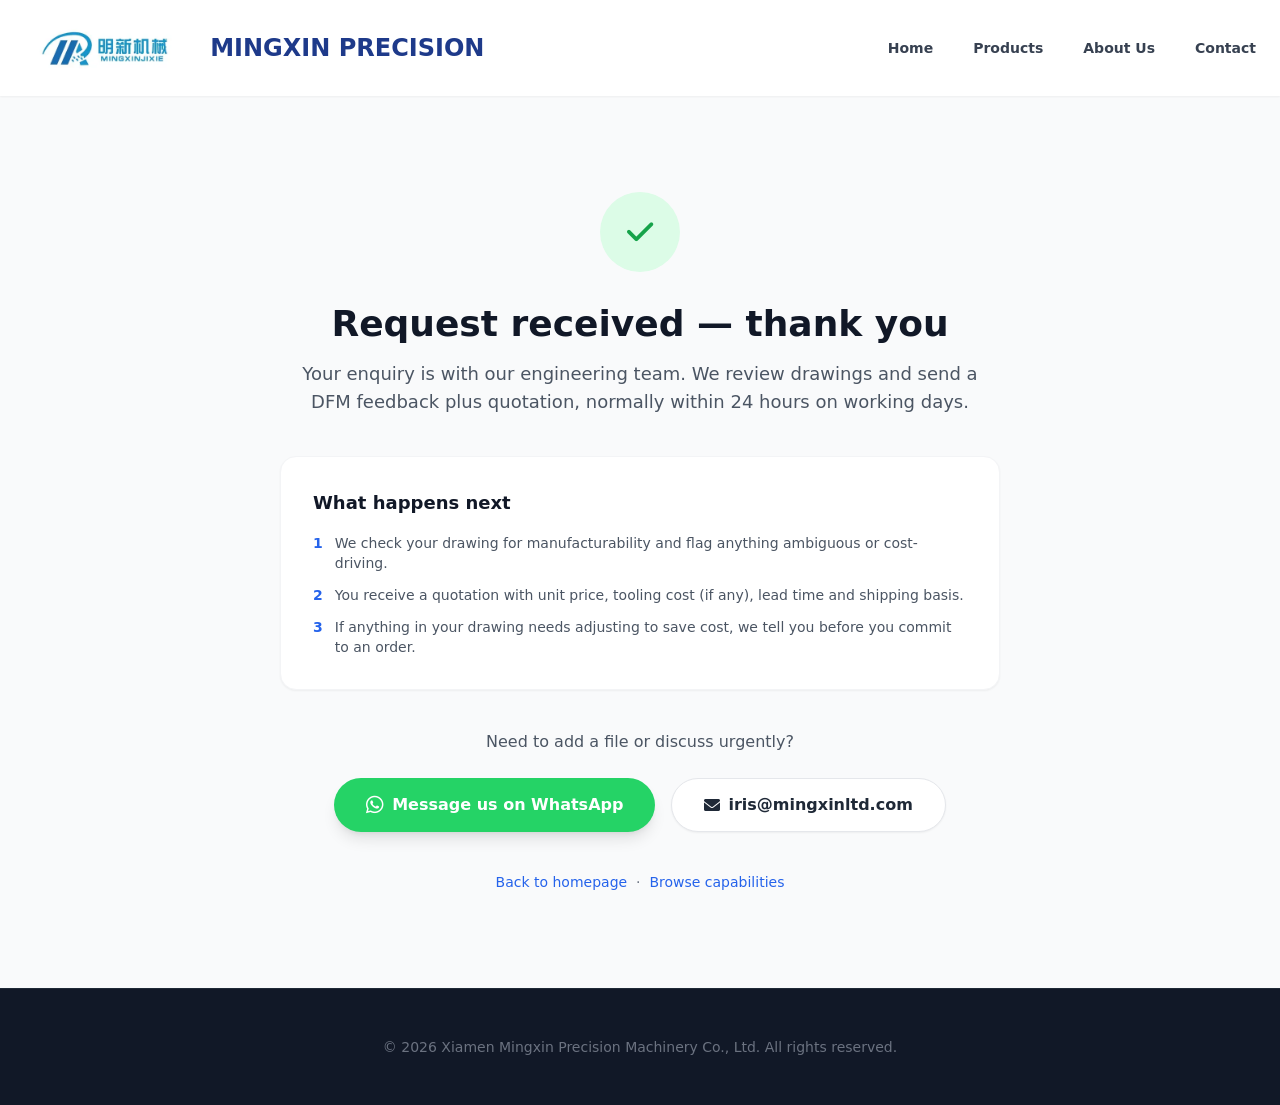
<file: thank-you.html>
<!DOCTYPE html>
<html lang="en">
<head>
    <meta charset="UTF-8">
    <meta name="viewport" content="width=device-width, initial-scale=1.0">
    <title>Request Received | Mingxin Precision</title>
    <meta name="description" content="Your quote request has been received. We reply with a DFM review and quotation within 24 hours.">
    <meta name="robots" content="noindex, follow">
    <link rel="stylesheet" href="/css/tailwind.css">
    <link rel="preload" href="/fonts/fa-solid-subset.woff2" as="font" type="font/woff2" crossorigin>
    <link rel="stylesheet" href="/css/icons.css">
    <link rel="icon" href="/favicon.ico" sizes="32x32">
    <link rel="icon" type="image/png" sizes="192x192" href="/images/favicon-192.png">
    <link rel="apple-touch-icon" sizes="180x180" href="/images/apple-touch-icon.png">
</head>
<body class="bg-white text-gray-900 font-sans antialiased">
    <header class="bg-white shadow-sm sticky top-0 z-50">
        <nav class="container mx-auto px-6 py-4 flex justify-between items-center">
            <a href="/" class="text-2xl font-bold text-blue-900 flex items-center">
                <img width="440" height="158" src="/images/logo.webp" onerror="this.onerror=null;this.src='/images/logo.jpg'" alt="Mingxin" class="h-16 w-auto mr-2 rounded"> MINGXIN PRECISION
            </a>
            <div class="hidden md:flex items-center space-x-10 text-sm font-semibold text-gray-700">
                <a href="/" class="hover:text-blue-600 transition duration-300">Home</a>
                <a href="/products.html" class="hover:text-blue-600 transition duration-300">Products</a>
                <a href="/about.html" class="hover:text-blue-600 transition duration-300">About Us</a>
                <a href="/contact.html" class="hover:text-blue-600 transition duration-300">Contact</a>
            </div>
            <button type="button" id="mobileMenuBtn" class="md:hidden ml-3 text-2xl text-gray-700" aria-label="Open menu" aria-expanded="false" aria-controls="mobileMenu">
                <i class="fas fa-bars"></i>
            </button>
        </nav>
        <div id="mobileMenu" class="hidden md:hidden border-t border-gray-100 bg-white">
            <div class="container mx-auto px-6 py-4 space-y-1">
                <a href="/" class="block py-2 font-semibold text-gray-700 hover:text-blue-600">Home</a>
                <a href="/products.html" class="block py-2 font-semibold text-gray-700 hover:text-blue-600">Products</a>
                <a href="/precision-cnc-machining.html" class="block py-2 font-semibold text-gray-700 hover:text-blue-600">Precision CNC Machining</a>
                <a href="/3d-printing-services.html" class="block py-2 font-semibold text-gray-700 hover:text-blue-600">3D Printing</a>
                <a href="/blog/index.html" class="block py-2 font-semibold text-gray-700 hover:text-blue-600">Articles</a>
                <a href="/about.html" class="block py-2 font-semibold text-gray-700 hover:text-blue-600">About Us</a>
                <a href="/contact.html" class="block py-2 font-semibold text-gray-700 hover:text-blue-600">Contact</a>
            </div>
        </div>
    </header>

    <section class="py-24 bg-gray-50">
        <div class="container mx-auto px-6 max-w-3xl text-center">
            <div class="w-20 h-20 mx-auto mb-8 rounded-full bg-green-100 flex items-center justify-center">
                <i class="fas fa-check text-green-600 text-3xl"></i>
            </div>
            <h1 class="text-3xl md:text-4xl font-bold mb-4">Request received — thank you</h1>
            <p class="text-lg text-gray-600 mb-10">Your enquiry is with our engineering team. We review drawings and send a DFM feedback plus quotation, normally within 24 hours on working days.</p>

            <div class="bg-white p-8 rounded-2xl border border-gray-100 shadow-sm text-left mb-10">
                <h2 class="font-bold text-lg mb-4">What happens next</h2>
                <ul class="space-y-3 text-gray-600 text-sm">
                    <li class="flex items-start"><span class="text-blue-600 font-bold mr-3">1</span> We check your drawing for manufacturability and flag anything ambiguous or cost-driving.</li>
                    <li class="flex items-start"><span class="text-blue-600 font-bold mr-3">2</span> You receive a quotation with unit price, tooling cost (if any), lead time and shipping basis.</li>
                    <li class="flex items-start"><span class="text-blue-600 font-bold mr-3">3</span> If anything in your drawing needs adjusting to save cost, we tell you before you commit to an order.</li>
                </ul>
            </div>

            <p class="text-gray-600 mb-6">Need to add a file or discuss urgently?</p>
            <div class="flex flex-col sm:flex-row gap-4 justify-center">
                <a href="https://wa.me/8618649632005?text=Hello%20Mingxin%2C%20I%20just%20submitted%20a%20quote%20request%20on%20your%20website."
                   target="_blank" rel="noopener"
                   class="inline-flex items-center justify-center gap-2 bg-[#25D366] text-white font-bold py-3.5 px-8 rounded-full hover:opacity-90 transition shadow-lg">
                    <i class="fab fa-whatsapp text-xl"></i> Message us on WhatsApp
                </a>
                <a href="mailto:iris@mingxinltd.com"
                   class="inline-flex items-center justify-center gap-2 bg-white border border-gray-200 text-gray-800 font-bold py-3.5 px-8 rounded-full hover:border-blue-600 hover:text-blue-600 transition shadow-sm">
                    <i class="fas fa-envelope"></i> iris@mingxinltd.com
                </a>
            </div>

            <p class="text-sm text-gray-500 mt-10">
                <a href="/" class="text-blue-600 hover:underline">Back to homepage</a>
                &nbsp;&middot;&nbsp;
                <a href="/products.html" class="text-blue-600 hover:underline">Browse capabilities</a>
            </p>
        </div>
    </section>

    <footer class="bg-gray-900 text-white py-12 border-t border-gray-800">
        <div class="container mx-auto px-6 text-center text-gray-500 text-sm">
            &copy; 2026 Xiamen Mingxin Precision Machinery Co., Ltd. All rights reserved.
        </div>
    </footer>

    <script>
    (function () {
        var btn = document.getElementById('mobileMenuBtn');
        var menu = document.getElementById('mobileMenu');
        if (!btn || !menu) return;
        btn.addEventListener('click', function () {
            var willOpen = menu.classList.contains('hidden');
            menu.classList.toggle('hidden', !willOpen);
            btn.setAttribute('aria-expanded', willOpen ? 'true' : 'false');
            btn.innerHTML = willOpen
                ? '<i class="fas fa-times"></i>'
                : '<i class="fas fa-bars"></i>';
        });
    })();
    </script>
</body>
</html>
</file>
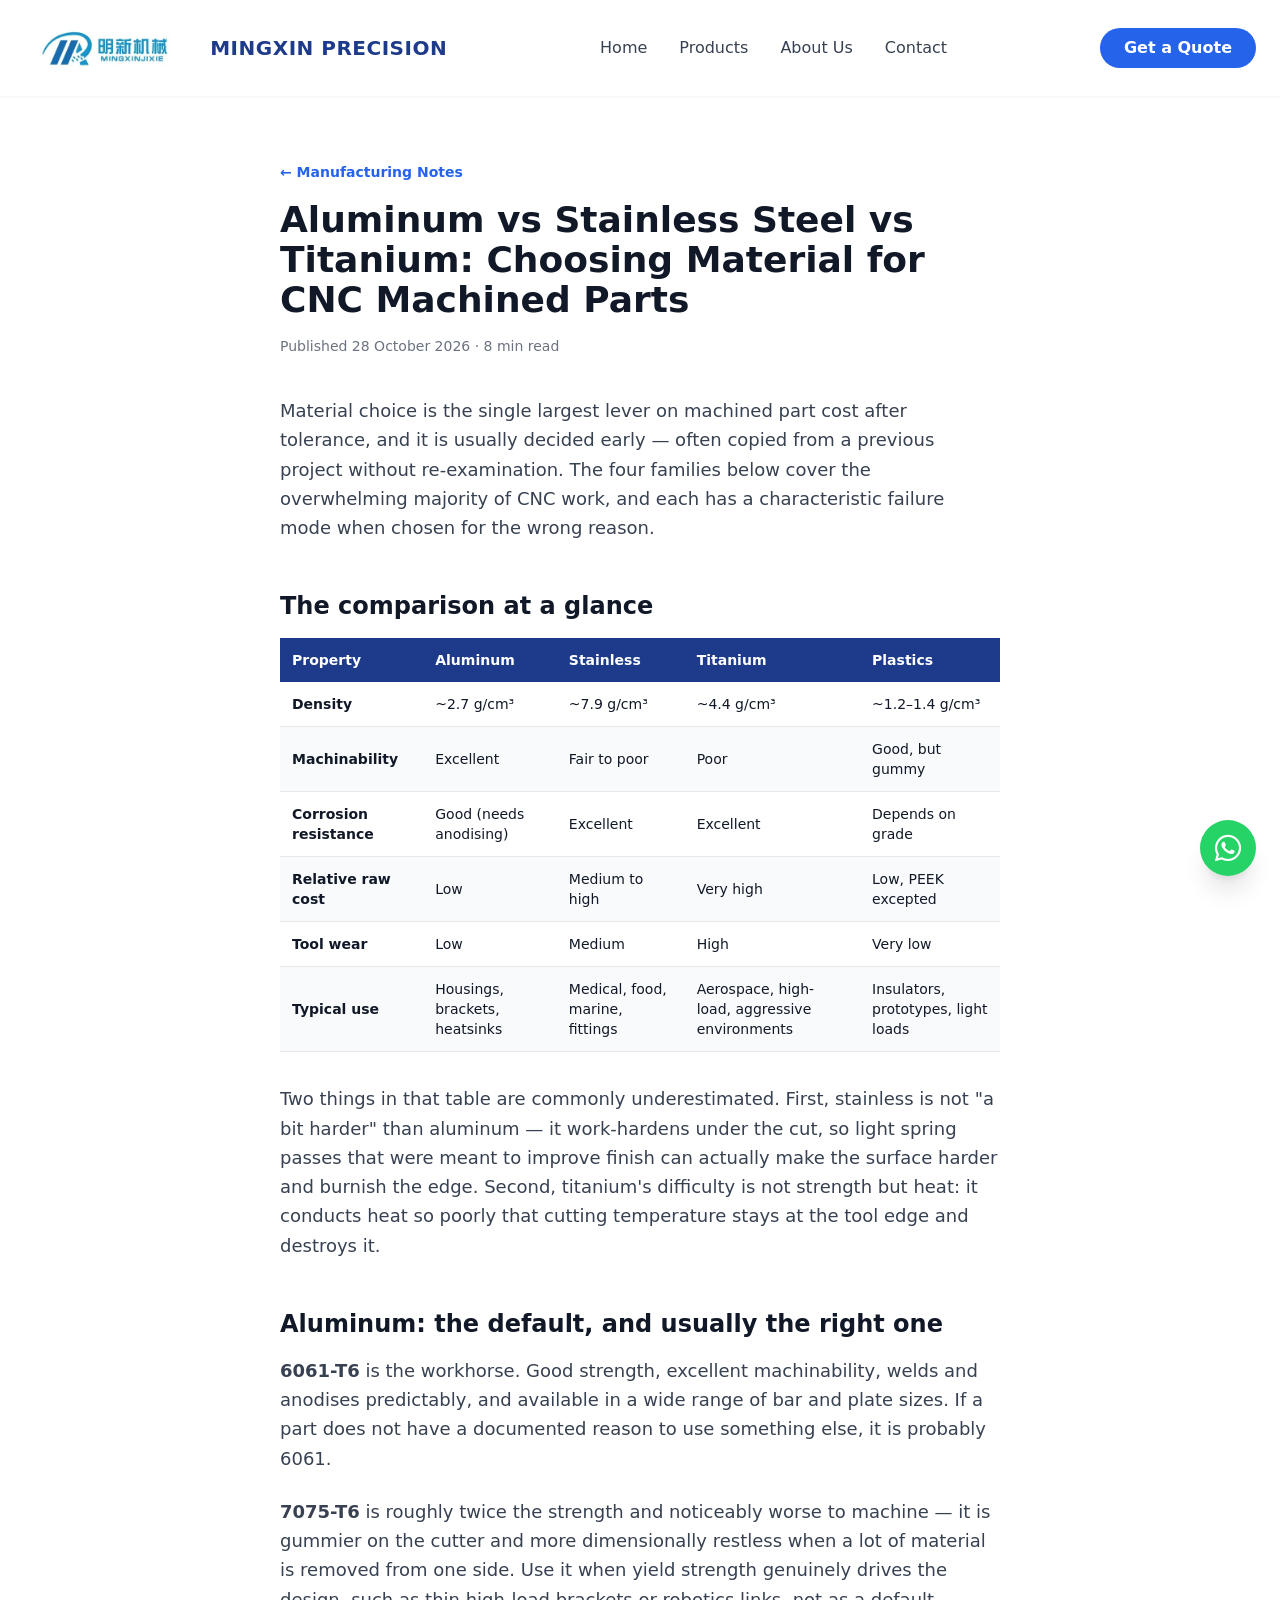
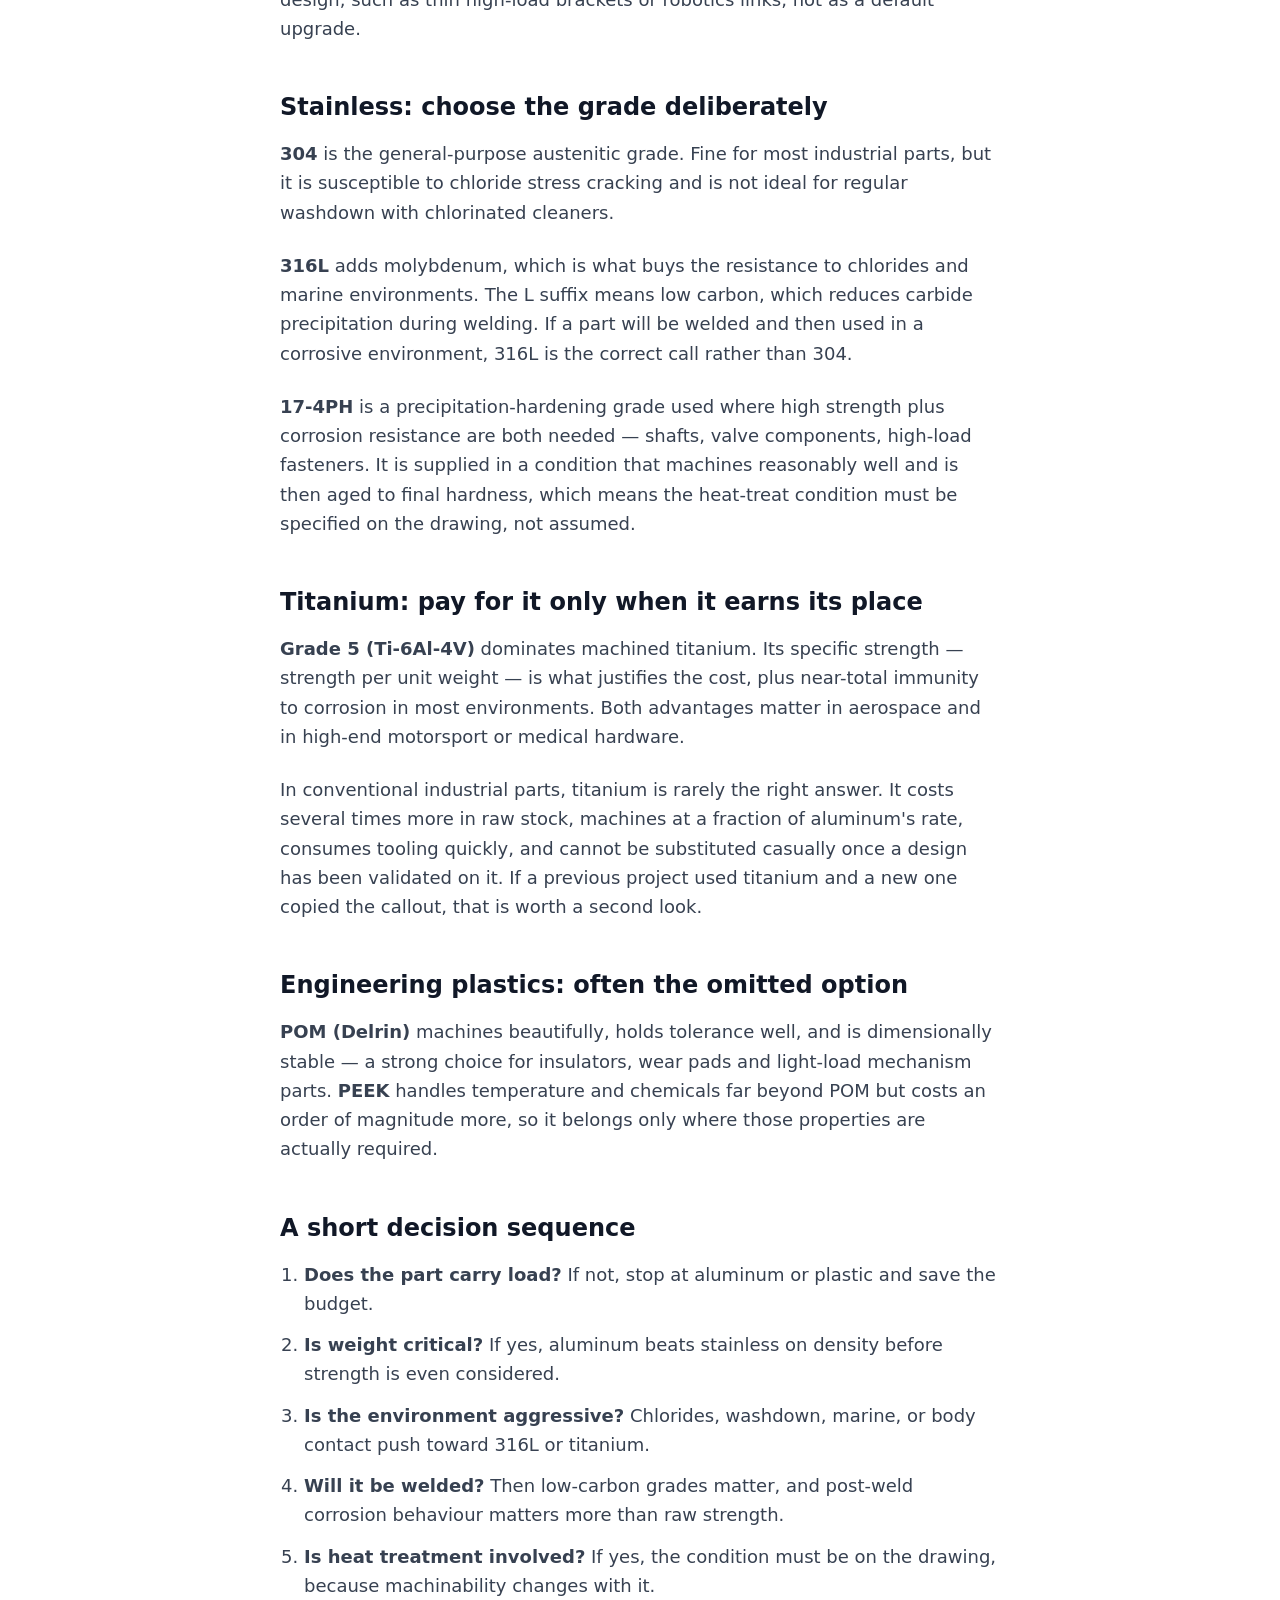
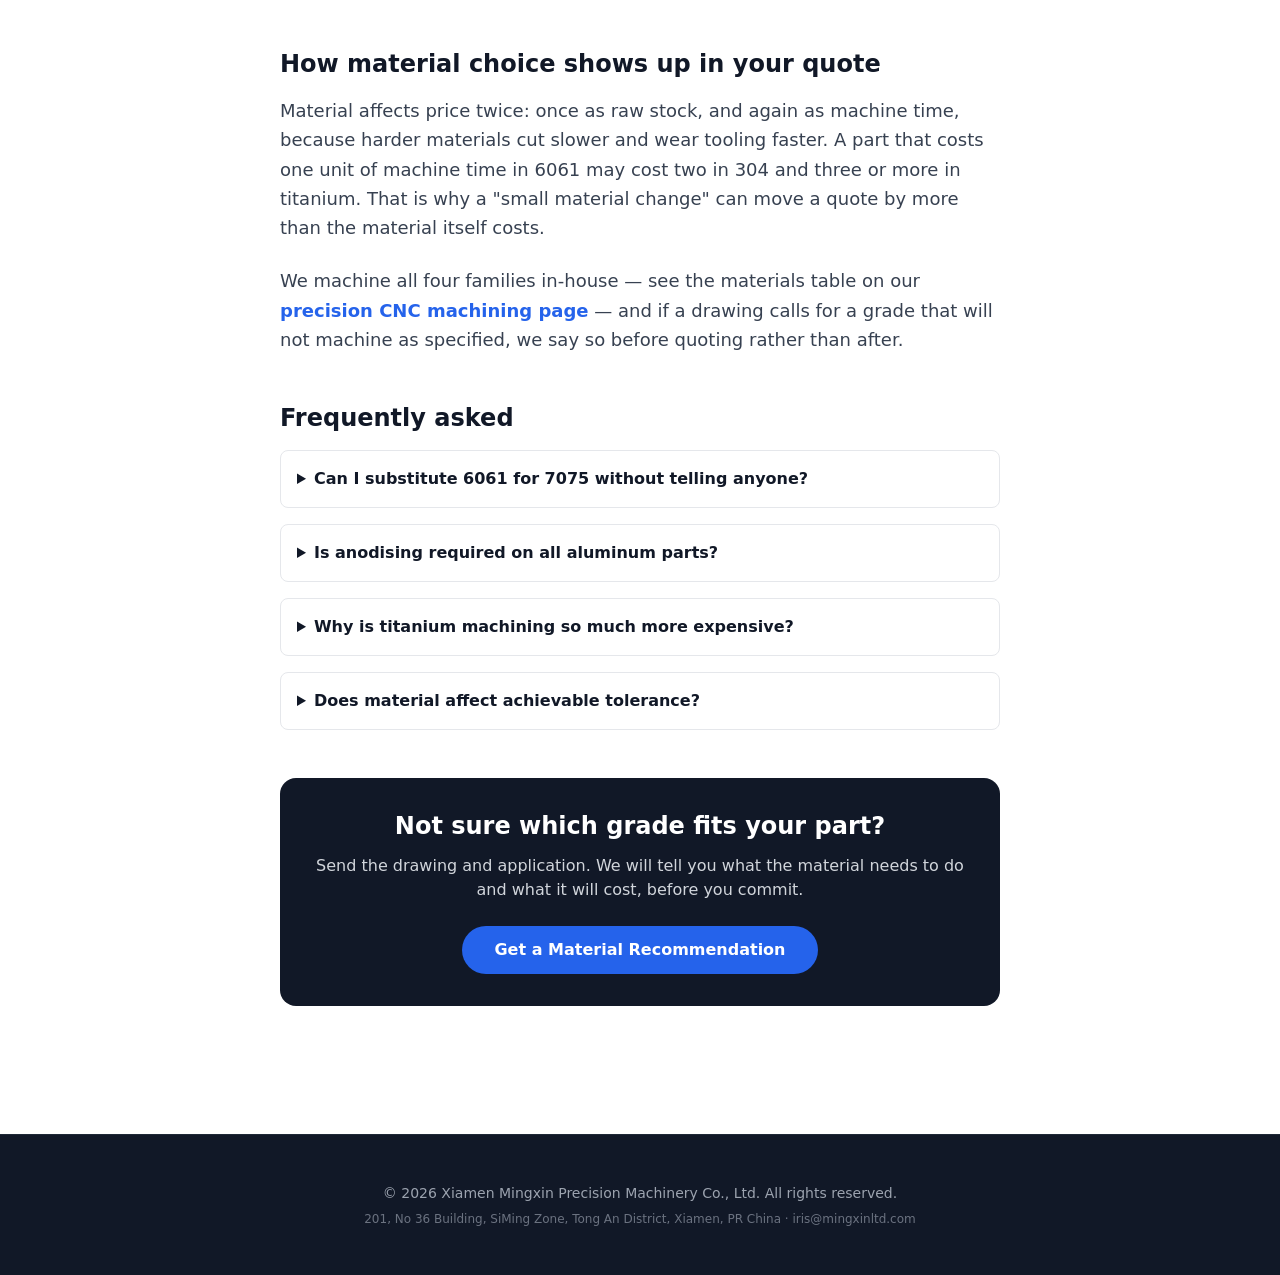
<file: blog/aluminum-vs-stainless-vs-titanium-cnc.html>
<!DOCTYPE html>
<html lang="en">
<head>
    <meta charset="UTF-8">
    <meta name="viewport" content="width=device-width, initial-scale=1.0">
    <title>Aluminum vs Stainless Steel vs Titanium for CNC Parts</title>
    <meta name="description" content="Aluminum vs stainless steel vs titanium for CNC parts: how they compare on machinability, strength, corrosion and cost, and when each earns its price.">
    <meta property="og:title" content="Aluminum vs Stainless Steel vs Titanium for CNC Parts">
    <meta property="og:description" content="How the four common material families compare on machinability, strength, corrosion and cost.">
    <meta property="og:type" content="article">
    <link rel="canonical" href="https://mingxinltd.com/blog/aluminum-vs-stainless-vs-titanium-cnc.html">
    <link rel="stylesheet" href="/css/tailwind.css">
    <link rel="preload" href="/fonts/fa-solid-subset.woff2" as="font" type="font/woff2" crossorigin>
    <link rel="stylesheet" href="/css/icons.css">
    <link rel="icon" href="/favicon.ico" sizes="32x32">
    <link rel="icon" type="image/png" sizes="192x192" href="/images/favicon-192.png">
    <link rel="apple-touch-icon" sizes="180x180" href="/images/apple-touch-icon.png">

    <meta property="og:image" content="https://mingxinltd.com/images/hero-cnc-parts.jpg">
    <meta name="twitter:card" content="summary_large_image">
    <meta name="twitter:image" content="https://mingxinltd.com/images/hero-cnc-parts.jpg">
    <script type="application/ld+json">
    {
        "@context": "https://schema.org",
        "@type": "BlogPosting",
        "headline": "Aluminum vs Stainless Steel vs Titanium for CNC Parts",
        "description": "Aluminum vs stainless steel vs titanium for CNC parts: how they compare on machinability, strength, corrosion and cost, and when each earns its price.",
        "datePublished": "2026-10-28",
        "dateModified": "2026-10-28",
        "mainEntityOfPage": "https://mingxinltd.com/blog/aluminum-vs-stainless-vs-titanium-cnc.html",
        "author": {
            "@type": "Organization",
            "name": "Xiamen Mingxin Precision Machinery Co., Ltd."
        },
        "publisher": {
            "@type": "Organization",
            "name": "Xiamen Mingxin Precision Machinery Co., Ltd.",
            "logo": {
                "@type": "ImageObject",
                "url": "images/logo.jpg"
            }
        },
        "image": "images/hero-cnc-parts.jpg"
    }
    </script>
</head>
<body class="bg-white text-gray-900">

    <header class="bg-white shadow-sm sticky top-0 z-50">
        <nav class="container mx-auto px-6 py-4 flex items-center justify-between">
            <a href="../index.html" class="flex items-center">
                <img width="440" height="158" src="/images/logo.webp" onerror="this.onerror=null;this.src='/images/logo.jpg'" alt="Mingxin Precision logo" class="h-16 w-auto mr-2 rounded">
                <span class="text-xl font-bold text-blue-900 tracking-wide">MINGXIN PRECISION</span>
            </a>
            <div class="hidden md:flex items-center space-x-8 font-medium text-gray-700">
                <a href="../index.html" class="hover:text-blue-600 transition">Home</a>
                <a href="../products.html" class="hover:text-blue-600 transition">Products</a>
                <a href="../about.html" class="hover:text-blue-600 transition">About Us</a>
                <a href="../contact.html" class="hover:text-blue-600 transition">Contact</a>
            </div>
            <a href="../contact.html" class="bg-blue-600 text-white px-6 py-2 rounded-full font-bold hover:bg-blue-700 transition">Get a Quote</a>
        
            <button type="button" id="mobileMenuBtn" class="md:hidden ml-3 text-2xl text-gray-700" aria-label="Open menu" aria-expanded="false" aria-controls="mobileMenu">
                <i class="fas fa-bars"></i>
            </button>
        </nav>
        <div id="mobileMenu" class="hidden md:hidden border-t border-gray-100 bg-white">
            <div class="container mx-auto px-6 py-4 space-y-1">
                <a href="../index.html" class="block py-2 font-semibold text-gray-700 hover:text-blue-600">Home</a>
                <a href="../products.html" class="block py-2 font-semibold text-gray-700 hover:text-blue-600">Products</a>
                <a href="../precision-cnc-machining.html" class="block py-2 font-semibold text-gray-700 hover:text-blue-600">Precision CNC Machining</a>
                <a href="../3d-printing-services.html" class="block py-2 font-semibold text-gray-700 hover:text-blue-600">3D Printing</a>
                <a href="../blog/index.html" class="block py-2 font-semibold text-gray-700 hover:text-blue-600">Articles</a>
                <a href="../about.html" class="block py-2 font-semibold text-gray-700 hover:text-blue-600">About Us</a>
                <a href="../contact.html" class="block py-2 font-semibold text-gray-700 hover:text-blue-600">Contact</a>
            </div>
        </div>
        <script>
        (function () {
            var btn = document.getElementById('mobileMenuBtn');
            var menu = document.getElementById('mobileMenu');
            if (!btn || !menu) return;
            btn.addEventListener('click', function () {
                var willOpen = menu.classList.contains('hidden');
                menu.classList.toggle('hidden', !willOpen);
                btn.setAttribute('aria-expanded', willOpen ? 'true' : 'false');
                btn.innerHTML = willOpen
                    ? '<i class="fas fa-times"></i>'
                    : '<i class="fas fa-bars"></i>';
            });
        })();
        </script>
        
    </header>

    <article class="container mx-auto px-6 py-16 max-w-3xl">

        <div class="mb-10">
            <a href="index.html" class="text-blue-600 text-sm font-semibold hover:underline">&larr; Manufacturing Notes</a>
            <h1 class="text-3xl md:text-4xl font-bold mt-4 mb-4 leading-tight">Aluminum vs Stainless Steel vs Titanium: Choosing Material for CNC Machined Parts</h1>
            <p class="text-gray-500 text-sm">Published 28 October 2026 &middot; 8 min read</p>
        </div>

        <p class="text-lg text-gray-700 leading-relaxed mb-6">
            Material choice is the single largest lever on machined part cost after tolerance, and it is
            usually decided early — often copied from a previous project without re-examination.
            The four families below cover the overwhelming majority of CNC work, and each has a
            characteristic failure mode when chosen for the wrong reason.
        </p>

        <h2 class="text-2xl font-bold mt-12 mb-4">The comparison at a glance</h2>

        <div class="overflow-x-auto mb-8">
            <table class="w-full text-sm border-collapse">
                <thead>
                    <tr class="bg-blue-900 text-white">
                        <th class="text-left p-3 font-semibold">Property</th>
                        <th class="text-left p-3 font-semibold">Aluminum</th>
                        <th class="text-left p-3 font-semibold">Stainless</th>
                        <th class="text-left p-3 font-semibold">Titanium</th>
                        <th class="text-left p-3 font-semibold">Plastics</th>
                    </tr>
                </thead>
                <tbody>
                    <tr class="border-b border-gray-200">
                        <td class="p-3 font-semibold">Density</td>
                        <td class="p-3">~2.7 g/cm&sup3;</td>
                        <td class="p-3">~7.9 g/cm&sup3;</td>
                        <td class="p-3">~4.4 g/cm&sup3;</td>
                        <td class="p-3">~1.2–1.4 g/cm&sup3;</td>
                    </tr>
                    <tr class="border-b border-gray-200 bg-gray-50">
                        <td class="p-3 font-semibold">Machinability</td>
                        <td class="p-3">Excellent</td>
                        <td class="p-3">Fair to poor</td>
                        <td class="p-3">Poor</td>
                        <td class="p-3">Good, but gummy</td>
                    </tr>
                    <tr class="border-b border-gray-200">
                        <td class="p-3 font-semibold">Corrosion resistance</td>
                        <td class="p-3">Good (needs anodising)</td>
                        <td class="p-3">Excellent</td>
                        <td class="p-3">Excellent</td>
                        <td class="p-3">Depends on grade</td>
                    </tr>
                    <tr class="border-b border-gray-200 bg-gray-50">
                        <td class="p-3 font-semibold">Relative raw cost</td>
                        <td class="p-3">Low</td>
                        <td class="p-3">Medium to high</td>
                        <td class="p-3">Very high</td>
                        <td class="p-3">Low, PEEK excepted</td>
                    </tr>
                    <tr class="border-b border-gray-200">
                        <td class="p-3 font-semibold">Tool wear</td>
                        <td class="p-3">Low</td>
                        <td class="p-3">Medium</td>
                        <td class="p-3">High</td>
                        <td class="p-3">Very low</td>
                    </tr>
                    <tr class="border-b border-gray-200 bg-gray-50">
                        <td class="p-3 font-semibold">Typical use</td>
                        <td class="p-3">Housings, brackets, heatsinks</td>
                        <td class="p-3">Medical, food, marine, fittings</td>
                        <td class="p-3">Aerospace, high-load, aggressive environments</td>
                        <td class="p-3">Insulators, prototypes, light loads</td>
                    </tr>
                </tbody>
            </table>
        </div>

        <p class="text-lg text-gray-700 leading-relaxed mb-6">
            Two things in that table are commonly underestimated. First, stainless is not "a bit harder"
            than aluminum — it work-hardens under the cut, so light spring passes that were meant to
            improve finish can actually make the surface harder and burnish the edge. Second, titanium's
            difficulty is not strength but heat: it conducts heat so poorly that cutting temperature stays
            at the tool edge and destroys it.
        </p>

        <h2 class="text-2xl font-bold mt-12 mb-4">Aluminum: the default, and usually the right one</h2>

        <p class="text-lg text-gray-700 leading-relaxed mb-6">
            <strong>6061-T6</strong> is the workhorse. Good strength, excellent machinability, welds and
            anodises predictably, and available in a wide range of bar and plate sizes. If a part does not
            have a documented reason to use something else, it is probably 6061.
        </p>

        <p class="text-lg text-gray-700 leading-relaxed mb-6">
            <strong>7075-T6</strong> is roughly twice the strength and noticeably worse to machine — it is
            gummier on the cutter and more dimensionally restless when a lot of material is removed from
            one side. Use it when yield strength genuinely drives the design, such as thin high-load
            brackets or robotics links, not as a default upgrade.
        </p>

        <h2 class="text-2xl font-bold mt-12 mb-4">Stainless: choose the grade deliberately</h2>

        <p class="text-lg text-gray-700 leading-relaxed mb-6">
            <strong>304</strong> is the general-purpose austenitic grade. Fine for most industrial parts,
            but it is susceptible to chloride stress cracking and is not ideal for regular washdown with
            chlorinated cleaners.
        </p>

        <p class="text-lg text-gray-700 leading-relaxed mb-6">
            <strong>316L</strong> adds molybdenum, which is what buys the resistance to chlorides and
            marine environments. The L suffix means low carbon, which reduces carbide precipitation
            during welding. If a part will be welded and then used in a corrosive environment, 316L is
            the correct call rather than 304.
        </p>

        <p class="text-lg text-gray-700 leading-relaxed mb-6">
            <strong>17-4PH</strong> is a precipitation-hardening grade used where high strength plus
            corrosion resistance are both needed — shafts, valve components, high-load fasteners.
            It is supplied in a condition that machines reasonably well and is then aged to final hardness,
            which means the heat-treat condition must be specified on the drawing, not assumed.
        </p>

        <h2 class="text-2xl font-bold mt-12 mb-4">Titanium: pay for it only when it earns its place</h2>

        <p class="text-lg text-gray-700 leading-relaxed mb-6">
            <strong>Grade 5 (Ti-6Al-4V)</strong> dominates machined titanium. Its specific strength — strength
            per unit weight — is what justifies the cost, plus near-total immunity to corrosion in most
            environments. Both advantages matter in aerospace and in high-end motorsport or medical hardware.
        </p>

        <p class="text-lg text-gray-700 leading-relaxed mb-6">
            In conventional industrial parts, titanium is rarely the right answer. It costs several times
            more in raw stock, machines at a fraction of aluminum's rate, consumes tooling quickly, and
            cannot be substituted casually once a design has been validated on it. If a previous project
            used titanium and a new one copied the callout, that is worth a second look.
        </p>

        <h2 class="text-2xl font-bold mt-12 mb-4">Engineering plastics: often the omitted option</h2>

        <p class="text-lg text-gray-700 leading-relaxed mb-6">
            <strong>POM (Delrin)</strong> machines beautifully, holds tolerance well, and is dimensionally
            stable — a strong choice for insulators, wear pads and light-load mechanism parts.
            <strong>PEEK</strong> handles temperature and chemicals far beyond POM but costs an order of
            magnitude more, so it belongs only where those properties are actually required.
        </p>

        <h2 class="text-2xl font-bold mt-12 mb-4">A short decision sequence</h2>

        <ol class="list-decimal pl-6 mb-6 text-lg text-gray-700 leading-relaxed space-y-3">
            <li><strong>Does the part carry load?</strong> If not, stop at aluminum or plastic and save the budget.</li>
            <li><strong>Is weight critical?</strong> If yes, aluminum beats stainless on density before strength is even considered.</li>
            <li><strong>Is the environment aggressive?</strong> Chlorides, washdown, marine, or body contact push toward 316L or titanium.</li>
            <li><strong>Will it be welded?</strong> Then low-carbon grades matter, and post-weld corrosion behaviour matters more than raw strength.</li>
            <li><strong>Is heat treatment involved?</strong> If yes, the condition must be on the drawing, because machinability changes with it.</li>
        </ol>

        <h2 class="text-2xl font-bold mt-12 mb-4">How material choice shows up in your quote</h2>

        <p class="text-lg text-gray-700 leading-relaxed mb-6">
            Material affects price twice: once as raw stock, and again as machine time, because harder
            materials cut slower and wear tooling faster. A part that costs one unit of machine time in
            6061 may cost two in 304 and three or more in titanium. That is why a "small material change"
            can move a quote by more than the material itself costs.
        </p>

        <p class="text-lg text-gray-700 leading-relaxed mb-6">
            We machine all four families in-house — see the materials table on our
            <a href="../precision-cnc-machining.html" class="text-blue-600 font-semibold hover:underline">precision CNC machining page</a> —
            and if a drawing calls for a grade that will not machine as specified, we say so before quoting
            rather than after.
        </p>

        <h2 class="text-2xl font-bold mt-12 mb-4">Frequently asked</h2>

        <div class="space-y-4 mb-10">
            <details class="border border-gray-200 rounded-lg p-4">
                <summary class="font-semibold cursor-pointer">Can I substitute 6061 for 7075 without telling anyone?</summary>
                <p class="text-gray-700 leading-relaxed mt-3">No. 7075 is roughly twice the yield strength of 6061. A part designed around 7075 may be under-designed in 6061, and a part designed around 6061 doesn't need 7075. The substitution has to be a design decision, not a purchasing one.</p>
            </details>
            <details class="border border-gray-200 rounded-lg p-4">
                <summary class="font-semibold cursor-pointer">Is anodising required on all aluminum parts?</summary>
                <p class="text-gray-700 leading-relaxed mt-3">Not all, but most exposed parts benefit. Bare aluminum oxidises into a soft, uneven film that marks easily. Anodising gives a controlled, harder surface and allows colour. Internal, non-visible parts often run bare.</p>
            </details>
            <details class="border border-gray-200 rounded-lg p-4">
                <summary class="font-semibold cursor-pointer">Why is titanium machining so much more expensive?</summary>
                <p class="text-gray-700 leading-relaxed mt-3">Low thermal conductivity keeps heat at the cutting edge, so tools wear fast and feeds must be reduced. It also work-hardens and is chemically reactive at temperature. The result is much lower material removal rate per hour plus higher tooling consumption.</p>
            </details>
            <details class="border border-gray-200 rounded-lg p-4">
                <summary class="font-semibold cursor-pointer">Does material affect achievable tolerance?</summary>
                <p class="text-gray-700 leading-relaxed mt-3">Yes. Aluminum moves more with temperature change than steel, so a &plusmn;0.01mm callout on a large aluminum part requires temperature-controlled measurement. Titanium is stiffer but springier under cut, so thin walls deflect more during machining.</p>
            </details>
        </div>

        <div class="bg-gray-900 text-white rounded-2xl p-8 text-center mt-12">
            <h2 class="text-2xl font-bold mb-3">Not sure which grade fits your part?</h2>
            <p class="text-gray-300 mb-6">Send the drawing and application. We will tell you what the material needs to do and what it will cost, before you commit.</p>
            <a href="../contact.html" class="inline-block bg-blue-600 hover:bg-blue-700 text-white font-bold py-3 px-8 rounded-full transition">Get a Material Recommendation</a>
        </div>

    </article>

    <footer class="bg-gray-900 text-white py-12 border-t border-gray-800 text-center mt-16">
        <p class="text-gray-400 text-sm">&copy; 2026 Xiamen Mingxin Precision Machinery Co., Ltd. All rights reserved.</p>
        <p class="text-gray-500 text-xs mt-2">201, No 36 Building, SiMing Zone, Tong An District, Xiamen, PR China &middot; iris@mingxinltd.com</p>
    </footer>


    <!-- WhatsApp floating button -->
    <a href="https://wa.me/8618649632005?text=Hello%20Mingxin%2C%20I%27d%20like%20a%20quote%20for%20custom%20machined%20parts."
       target="_blank" rel="noopener"
       class="fixed bottom-6 right-6 z-40 flex items-center justify-center w-12 h-12 md:w-14 md:h-14 rounded-full bg-[#25D366] text-white shadow-xl hover:scale-110 transition-transform"
       aria-label="Chat with us on WhatsApp">
        <i class="fab fa-whatsapp text-2xl md:text-3xl"></i>
    </a>

</body>
</html>
</file>
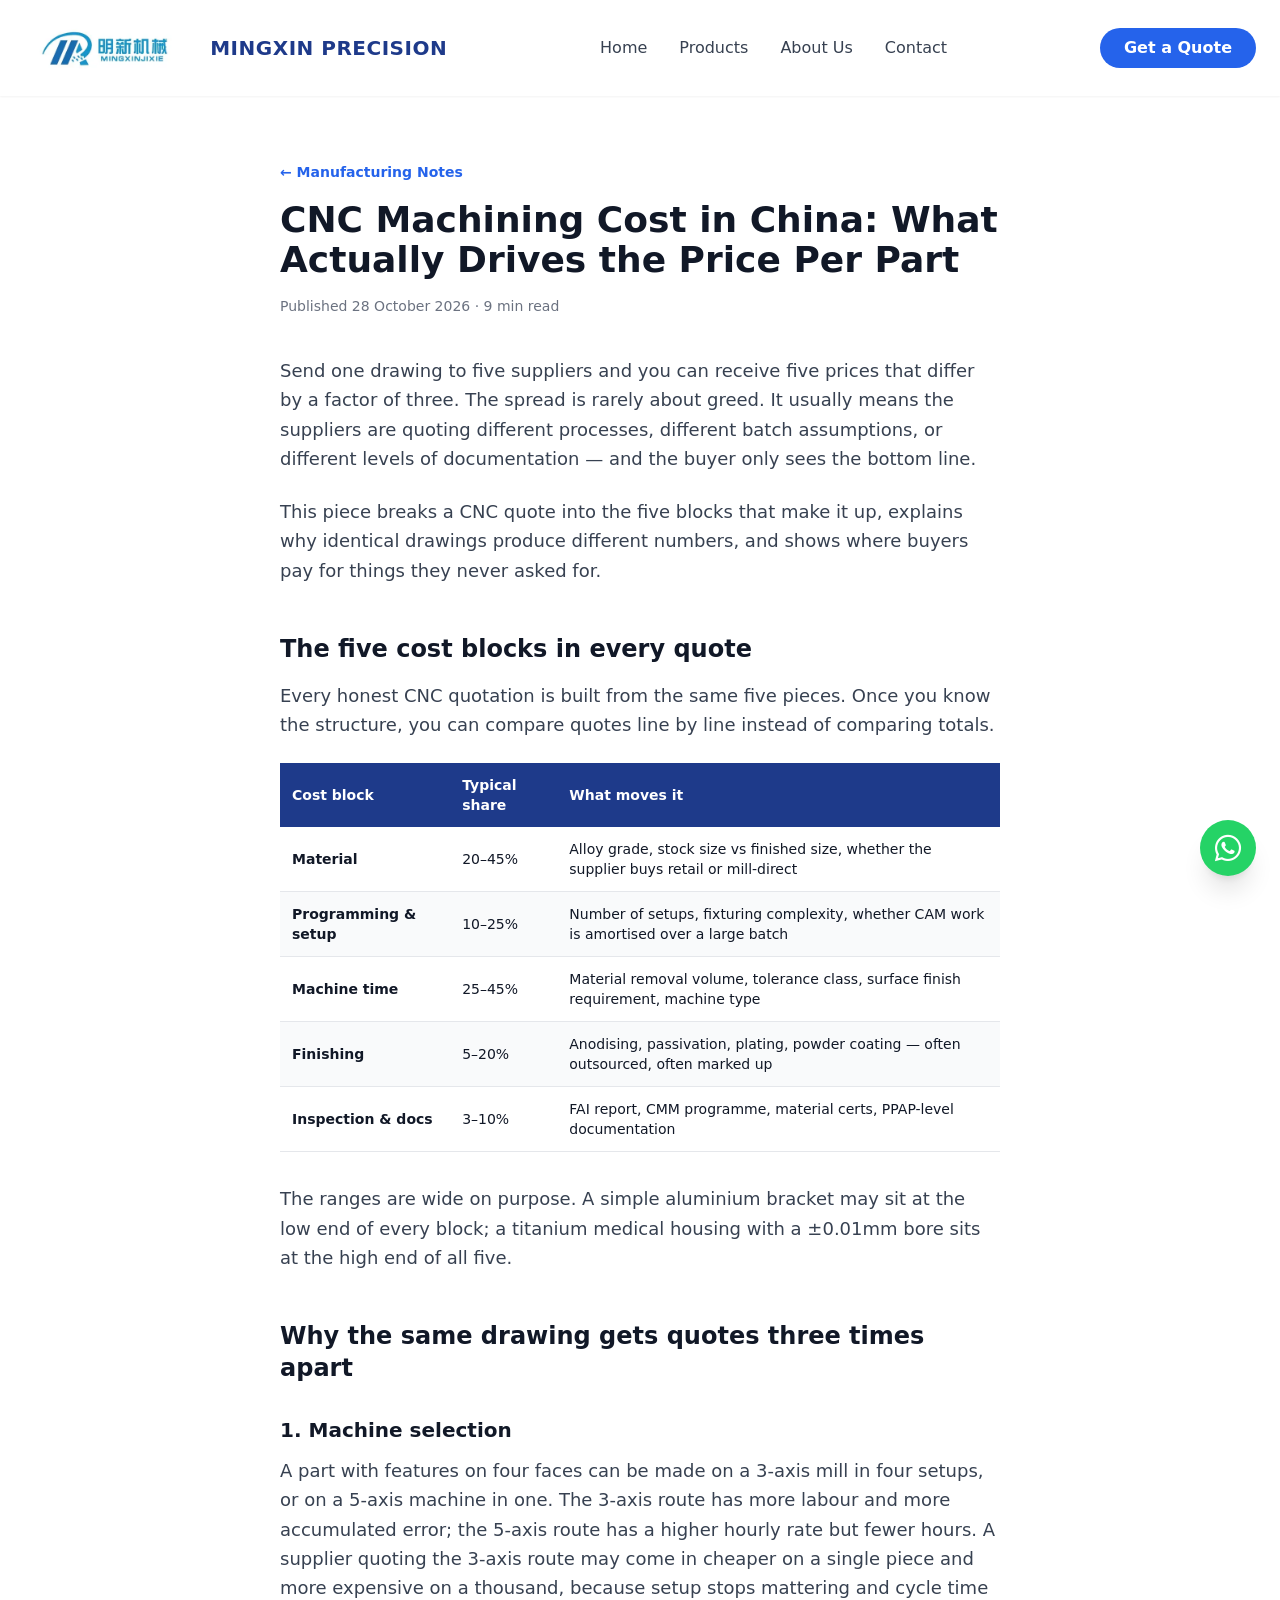
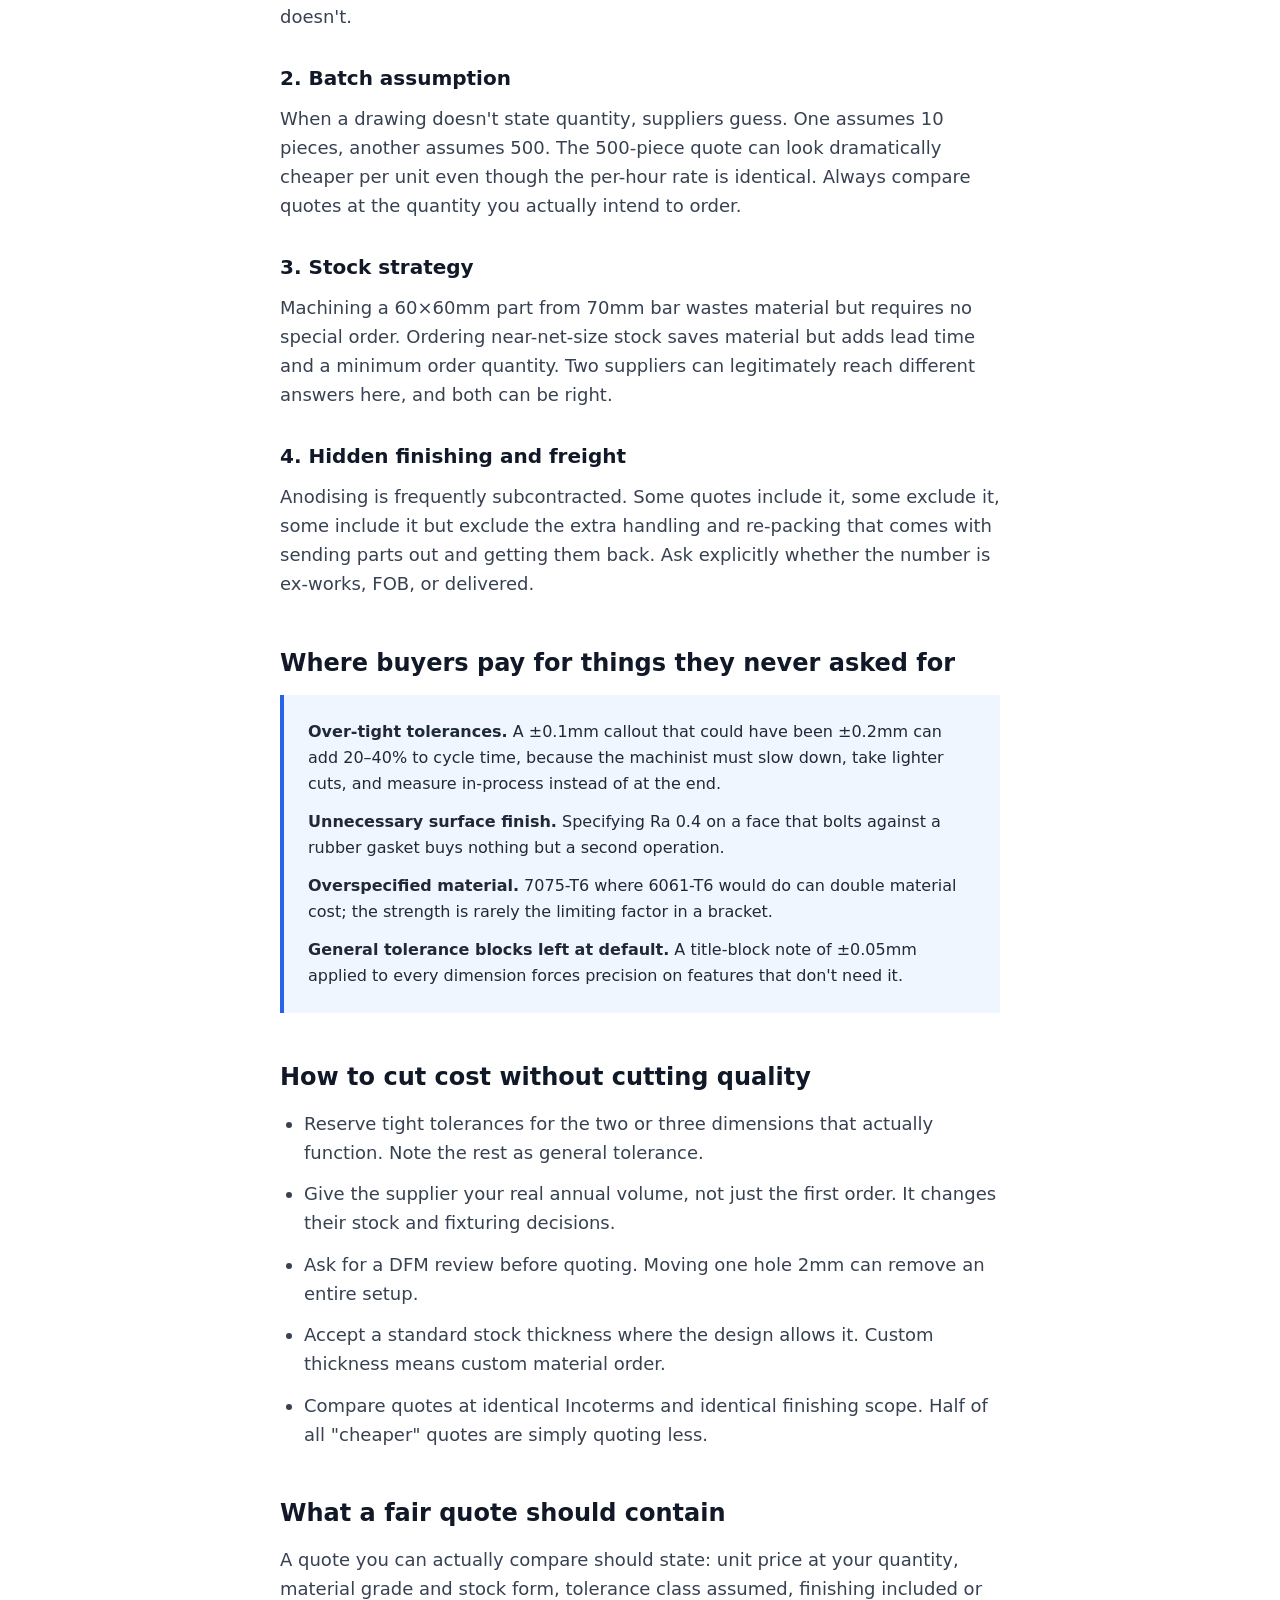
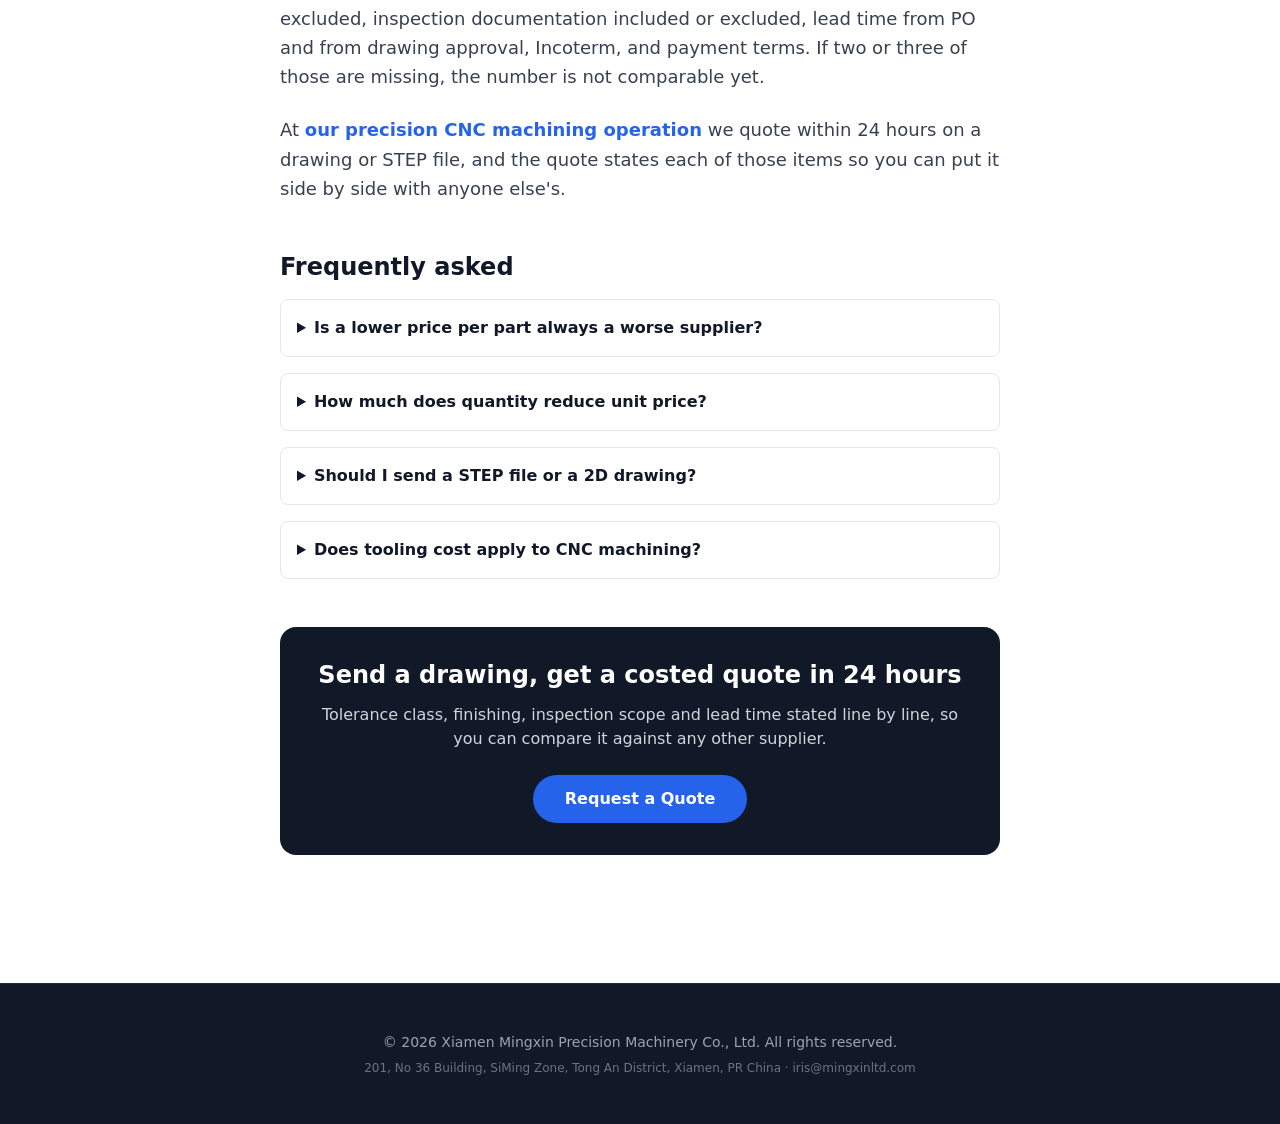
<file: blog/cnc-machining-cost-china.html>
<!DOCTYPE html>
<html lang="en">
<head>
    <meta charset="UTF-8">
    <meta name="viewport" content="width=device-width, initial-scale=1.0">
    <title>CNC Machining Cost in China: What Drives the Price Per Part</title>
    <meta name="description" content="The five cost blocks inside every CNC quote, why identical drawings land three times apart, and which specifications quietly inflate your price per part.">
    <meta property="og:title" content="CNC Machining Cost in China: What Drives the Price Per Part">
    <meta property="og:description" content="The five cost blocks in every CNC quote, and how to tell a fair price from a cheap one.">
    <meta property="og:type" content="article">
    <link rel="canonical" href="https://mingxinltd.com/blog/cnc-machining-cost-china.html">
    <link rel="stylesheet" href="/css/tailwind.css">
    <link rel="preload" href="/fonts/fa-solid-subset.woff2" as="font" type="font/woff2" crossorigin>
    <link rel="stylesheet" href="/css/icons.css">
    <link rel="icon" href="/favicon.ico" sizes="32x32">
    <link rel="icon" type="image/png" sizes="192x192" href="/images/favicon-192.png">
    <link rel="apple-touch-icon" sizes="180x180" href="/images/apple-touch-icon.png">

    <meta property="og:image" content="https://mingxinltd.com/images/hero-cnc-parts.jpg">
    <meta name="twitter:card" content="summary_large_image">
    <meta name="twitter:image" content="https://mingxinltd.com/images/hero-cnc-parts.jpg">
    <script type="application/ld+json">
    {
        "@context": "https://schema.org",
        "@type": "BlogPosting",
        "headline": "CNC Machining Cost in China: What Drives the Price Per Part",
        "description": "The five cost blocks inside every CNC quote, why identical drawings land three times apart, and which specifications quietly inflate your price per part.",
        "datePublished": "2026-10-28",
        "dateModified": "2026-10-28",
        "mainEntityOfPage": "https://mingxinltd.com/blog/cnc-machining-cost-china.html",
        "author": {
            "@type": "Organization",
            "name": "Xiamen Mingxin Precision Machinery Co., Ltd."
        },
        "publisher": {
            "@type": "Organization",
            "name": "Xiamen Mingxin Precision Machinery Co., Ltd.",
            "logo": {
                "@type": "ImageObject",
                "url": "images/logo.jpg"
            }
        },
        "image": "images/hero-cnc-parts.jpg"
    }
    </script>
</head>
<body class="bg-white text-gray-900">

    <header class="bg-white shadow-sm sticky top-0 z-50">
        <nav class="container mx-auto px-6 py-4 flex items-center justify-between">
            <a href="../index.html" class="flex items-center">
                <img width="440" height="158" src="/images/logo.webp" onerror="this.onerror=null;this.src='/images/logo.jpg'" alt="Mingxin Precision logo" class="h-16 w-auto mr-2 rounded">
                <span class="text-xl font-bold text-blue-900 tracking-wide">MINGXIN PRECISION</span>
            </a>
            <div class="hidden md:flex items-center space-x-8 font-medium text-gray-700">
                <a href="../index.html" class="hover:text-blue-600 transition">Home</a>
                <a href="../products.html" class="hover:text-blue-600 transition">Products</a>
                <a href="../about.html" class="hover:text-blue-600 transition">About Us</a>
                <a href="../contact.html" class="hover:text-blue-600 transition">Contact</a>
            </div>
            <a href="../contact.html" class="bg-blue-600 text-white px-6 py-2 rounded-full font-bold hover:bg-blue-700 transition">Get a Quote</a>
        
            <button type="button" id="mobileMenuBtn" class="md:hidden ml-3 text-2xl text-gray-700" aria-label="Open menu" aria-expanded="false" aria-controls="mobileMenu">
                <i class="fas fa-bars"></i>
            </button>
        </nav>
        <div id="mobileMenu" class="hidden md:hidden border-t border-gray-100 bg-white">
            <div class="container mx-auto px-6 py-4 space-y-1">
                <a href="../index.html" class="block py-2 font-semibold text-gray-700 hover:text-blue-600">Home</a>
                <a href="../products.html" class="block py-2 font-semibold text-gray-700 hover:text-blue-600">Products</a>
                <a href="../precision-cnc-machining.html" class="block py-2 font-semibold text-gray-700 hover:text-blue-600">Precision CNC Machining</a>
                <a href="../3d-printing-services.html" class="block py-2 font-semibold text-gray-700 hover:text-blue-600">3D Printing</a>
                <a href="../blog/index.html" class="block py-2 font-semibold text-gray-700 hover:text-blue-600">Articles</a>
                <a href="../about.html" class="block py-2 font-semibold text-gray-700 hover:text-blue-600">About Us</a>
                <a href="../contact.html" class="block py-2 font-semibold text-gray-700 hover:text-blue-600">Contact</a>
            </div>
        </div>
        <script>
        (function () {
            var btn = document.getElementById('mobileMenuBtn');
            var menu = document.getElementById('mobileMenu');
            if (!btn || !menu) return;
            btn.addEventListener('click', function () {
                var willOpen = menu.classList.contains('hidden');
                menu.classList.toggle('hidden', !willOpen);
                btn.setAttribute('aria-expanded', willOpen ? 'true' : 'false');
                btn.innerHTML = willOpen
                    ? '<i class="fas fa-times"></i>'
                    : '<i class="fas fa-bars"></i>';
            });
        })();
        </script>
        
    </header>

    <article class="container mx-auto px-6 py-16 max-w-3xl">

        <div class="mb-10">
            <a href="index.html" class="text-blue-600 text-sm font-semibold hover:underline">&larr; Manufacturing Notes</a>
            <h1 class="text-3xl md:text-4xl font-bold mt-4 mb-4 leading-tight">CNC Machining Cost in China: What Actually Drives the Price Per Part</h1>
            <p class="text-gray-500 text-sm">Published 28 October 2026 &middot; 9 min read</p>
        </div>

        <p class="text-lg text-gray-700 leading-relaxed mb-6">
            Send one drawing to five suppliers and you can receive five prices that differ by a factor of three.
            The spread is rarely about greed. It usually means the suppliers are quoting different processes,
            different batch assumptions, or different levels of documentation — and the buyer only sees the bottom line.
        </p>

        <p class="text-lg text-gray-700 leading-relaxed mb-6">
            This piece breaks a CNC quote into the five blocks that make it up, explains why identical drawings
            produce different numbers, and shows where buyers pay for things they never asked for.
        </p>

        <h2 class="text-2xl font-bold mt-12 mb-4">The five cost blocks in every quote</h2>

        <p class="text-lg text-gray-700 leading-relaxed mb-6">
            Every honest CNC quotation is built from the same five pieces. Once you know the structure,
            you can compare quotes line by line instead of comparing totals.
        </p>

        <div class="overflow-x-auto mb-8">
            <table class="w-full text-sm border-collapse">
                <thead>
                    <tr class="bg-blue-900 text-white">
                        <th class="text-left p-3 font-semibold">Cost block</th>
                        <th class="text-left p-3 font-semibold">Typical share</th>
                        <th class="text-left p-3 font-semibold">What moves it</th>
                    </tr>
                </thead>
                <tbody>
                    <tr class="border-b border-gray-200">
                        <td class="p-3 font-semibold">Material</td>
                        <td class="p-3">20–45%</td>
                        <td class="p-3">Alloy grade, stock size vs finished size, whether the supplier buys retail or mill-direct</td>
                    </tr>
                    <tr class="border-b border-gray-200 bg-gray-50">
                        <td class="p-3 font-semibold">Programming &amp; setup</td>
                        <td class="p-3">10–25%</td>
                        <td class="p-3">Number of setups, fixturing complexity, whether CAM work is amortised over a large batch</td>
                    </tr>
                    <tr class="border-b border-gray-200">
                        <td class="p-3 font-semibold">Machine time</td>
                        <td class="p-3">25–45%</td>
                        <td class="p-3">Material removal volume, tolerance class, surface finish requirement, machine type</td>
                    </tr>
                    <tr class="border-b border-gray-200 bg-gray-50">
                        <td class="p-3 font-semibold">Finishing</td>
                        <td class="p-3">5–20%</td>
                        <td class="p-3">Anodising, passivation, plating, powder coating — often outsourced, often marked up</td>
                    </tr>
                    <tr class="border-b border-gray-200">
                        <td class="p-3 font-semibold">Inspection &amp; docs</td>
                        <td class="p-3">3–10%</td>
                        <td class="p-3">FAI report, CMM programme, material certs, PPAP-level documentation</td>
                    </tr>
                </tbody>
            </table>
        </div>

        <p class="text-lg text-gray-700 leading-relaxed mb-6">
            The ranges are wide on purpose. A simple aluminium bracket may sit at the low end of every block;
            a titanium medical housing with a &plusmn;0.01mm bore sits at the high end of all five.
        </p>

        <h2 class="text-2xl font-bold mt-12 mb-4">Why the same drawing gets quotes three times apart</h2>

        <h3 class="text-xl font-semibold mt-8 mb-3">1. Machine selection</h3>
        <p class="text-lg text-gray-700 leading-relaxed mb-6">
            A part with features on four faces can be made on a 3-axis mill in four setups, or on a 5-axis
            machine in one. The 3-axis route has more labour and more accumulated error; the 5-axis route
            has a higher hourly rate but fewer hours. A supplier quoting the 3-axis route may come in cheaper
            on a single piece and more expensive on a thousand, because setup stops mattering and cycle time doesn't.
        </p>

        <h3 class="text-xl font-semibold mt-8 mb-3">2. Batch assumption</h3>
        <p class="text-lg text-gray-700 leading-relaxed mb-6">
            When a drawing doesn't state quantity, suppliers guess. One assumes 10 pieces, another assumes 500.
            The 500-piece quote can look dramatically cheaper per unit even though the per-hour rate is identical.
            Always compare quotes at the quantity you actually intend to order.
        </p>

        <h3 class="text-xl font-semibold mt-8 mb-3">3. Stock strategy</h3>
        <p class="text-lg text-gray-700 leading-relaxed mb-6">
            Machining a 60&times;60mm part from 70mm bar wastes material but requires no special order.
            Ordering near-net-size stock saves material but adds lead time and a minimum order quantity.
            Two suppliers can legitimately reach different answers here, and both can be right.
        </p>

        <h3 class="text-xl font-semibold mt-8 mb-3">4. Hidden finishing and freight</h3>
        <p class="text-lg text-gray-700 leading-relaxed mb-6">
            Anodising is frequently subcontracted. Some quotes include it, some exclude it, some include it
            but exclude the extra handling and re-packing that comes with sending parts out and getting them back.
            Ask explicitly whether the number is ex-works, FOB, or delivered.
        </p>

        <h2 class="text-2xl font-bold mt-12 mb-4">Where buyers pay for things they never asked for</h2>

        <div class="bg-blue-50 border-l-4 border-blue-600 p-6 mb-8">
            <p class="text-gray-800 leading-relaxed mb-3"><strong>Over-tight tolerances.</strong> A &plusmn;0.1mm callout that could have been &plusmn;0.2mm can add 20–40% to cycle time, because the machinist must slow down, take lighter cuts, and measure in-process instead of at the end.</p>
            <p class="text-gray-800 leading-relaxed mb-3"><strong>Unnecessary surface finish.</strong> Specifying Ra 0.4 on a face that bolts against a rubber gasket buys nothing but a second operation.</p>
            <p class="text-gray-800 leading-relaxed mb-3"><strong>Overspecified material.</strong> 7075-T6 where 6061-T6 would do can double material cost; the strength is rarely the limiting factor in a bracket.</p>
            <p class="text-gray-800 leading-relaxed"><strong>General tolerance blocks left at default.</strong> A title-block note of &plusmn;0.05mm applied to every dimension forces precision on features that don't need it.</p>
        </div>

        <h2 class="text-2xl font-bold mt-12 mb-4">How to cut cost without cutting quality</h2>

        <ul class="list-disc pl-6 mb-6 text-lg text-gray-700 leading-relaxed space-y-3">
            <li>Reserve tight tolerances for the two or three dimensions that actually function. Note the rest as general tolerance.</li>
            <li>Give the supplier your real annual volume, not just the first order. It changes their stock and fixturing decisions.</li>
            <li>Ask for a DFM review before quoting. Moving one hole 2mm can remove an entire setup.</li>
            <li>Accept a standard stock thickness where the design allows it. Custom thickness means custom material order.</li>
            <li>Compare quotes at identical Incoterms and identical finishing scope. Half of all "cheaper" quotes are simply quoting less.</li>
        </ul>

        <h2 class="text-2xl font-bold mt-12 mb-4">What a fair quote should contain</h2>

        <p class="text-lg text-gray-700 leading-relaxed mb-6">
            A quote you can actually compare should state: unit price at your quantity, material grade and
            stock form, tolerance class assumed, finishing included or excluded, inspection documentation
            included or excluded, lead time from PO and from drawing approval, Incoterm, and payment terms.
            If two or three of those are missing, the number is not comparable yet.
        </p>

        <p class="text-lg text-gray-700 leading-relaxed mb-6">
            At <a href="../precision-cnc-machining.html" class="text-blue-600 font-semibold hover:underline">our precision CNC machining operation</a>
            we quote within 24 hours on a drawing or STEP file, and the quote states each of those items
            so you can put it side by side with anyone else's.
        </p>

        <h2 class="text-2xl font-bold mt-12 mb-4">Frequently asked</h2>

        <div class="space-y-4 mb-10">
            <details class="border border-gray-200 rounded-lg p-4">
                <summary class="font-semibold cursor-pointer">Is a lower price per part always a worse supplier?</summary>
                <p class="text-gray-700 leading-relaxed mt-3">No. A supplier with the right machine already set up for similar work can genuinely be cheaper. The warning sign is a low price with an unclear scope — no stated tolerance class, no stated finishing, no stated Incoterm.</p>
            </details>
            <details class="border border-gray-200 rounded-lg p-4">
                <summary class="font-semibold cursor-pointer">How much does quantity reduce unit price?</summary>
                <p class="text-gray-700 leading-relaxed mt-3">Most of the drop happens between 1 and 50 pieces, where programming and fixturing get amortised. From 500 to 5,000 the curve flattens considerably, because machine time dominates and it doesn't shrink with volume.</p>
            </details>
            <details class="border border-gray-200 rounded-lg p-4">
                <summary class="font-semibold cursor-pointer">Should I send a STEP file or a 2D drawing?</summary>
                <p class="text-gray-700 leading-relaxed mt-3">Send both. The STEP file defines geometry unambiguously; the drawing carries tolerances, surface finish, material and thread callouts that a 3D model cannot express.</p>
            </details>
            <details class="border border-gray-200 rounded-lg p-4">
                <summary class="font-semibold cursor-pointer">Does tooling cost apply to CNC machining?</summary>
                <p class="text-gray-700 leading-relaxed mt-3">Not in the injection-moulding sense. There is no mould to cut. You may see a one-off programming or fixturing charge on complex parts, but it is charged once, not per unit.</p>
            </details>
        </div>

        <div class="bg-gray-900 text-white rounded-2xl p-8 text-center mt-12">
            <h2 class="text-2xl font-bold mb-3">Send a drawing, get a costed quote in 24 hours</h2>
            <p class="text-gray-300 mb-6">Tolerance class, finishing, inspection scope and lead time stated line by line, so you can compare it against any other supplier.</p>
            <a href="../contact.html" class="inline-block bg-blue-600 hover:bg-blue-700 text-white font-bold py-3 px-8 rounded-full transition">Request a Quote</a>
        </div>

    </article>

    <footer class="bg-gray-900 text-white py-12 border-t border-gray-800 text-center mt-16">
        <p class="text-gray-400 text-sm">&copy; 2026 Xiamen Mingxin Precision Machinery Co., Ltd. All rights reserved.</p>
        <p class="text-gray-500 text-xs mt-2">201, No 36 Building, SiMing Zone, Tong An District, Xiamen, PR China &middot; iris@mingxinltd.com</p>
    </footer>


    <!-- WhatsApp floating button -->
    <a href="https://wa.me/8618649632005?text=Hello%20Mingxin%2C%20I%27d%20like%20a%20quote%20for%20custom%20machined%20parts."
       target="_blank" rel="noopener"
       class="fixed bottom-6 right-6 z-40 flex items-center justify-center w-12 h-12 md:w-14 md:h-14 rounded-full bg-[#25D366] text-white shadow-xl hover:scale-110 transition-transform"
       aria-label="Chat with us on WhatsApp">
        <i class="fab fa-whatsapp text-2xl md:text-3xl"></i>
    </a>

</body>
</html>
</file>
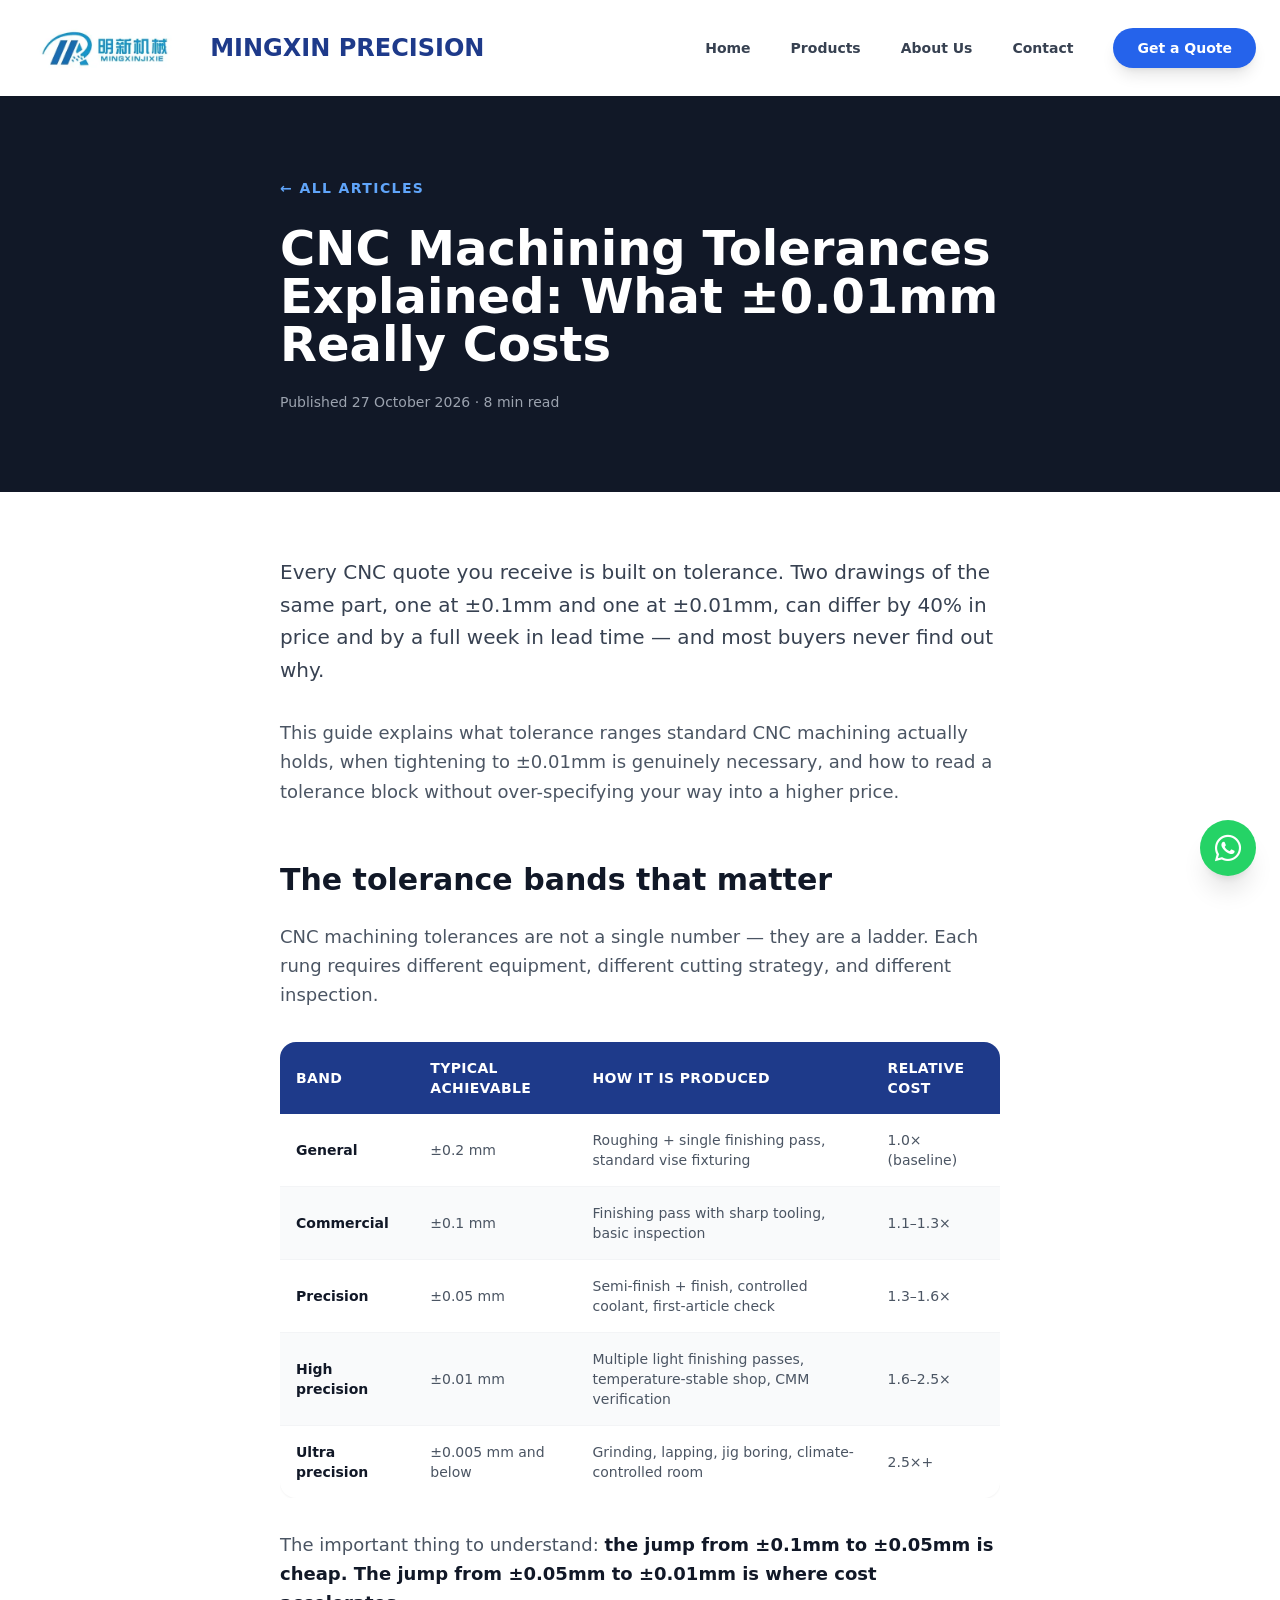
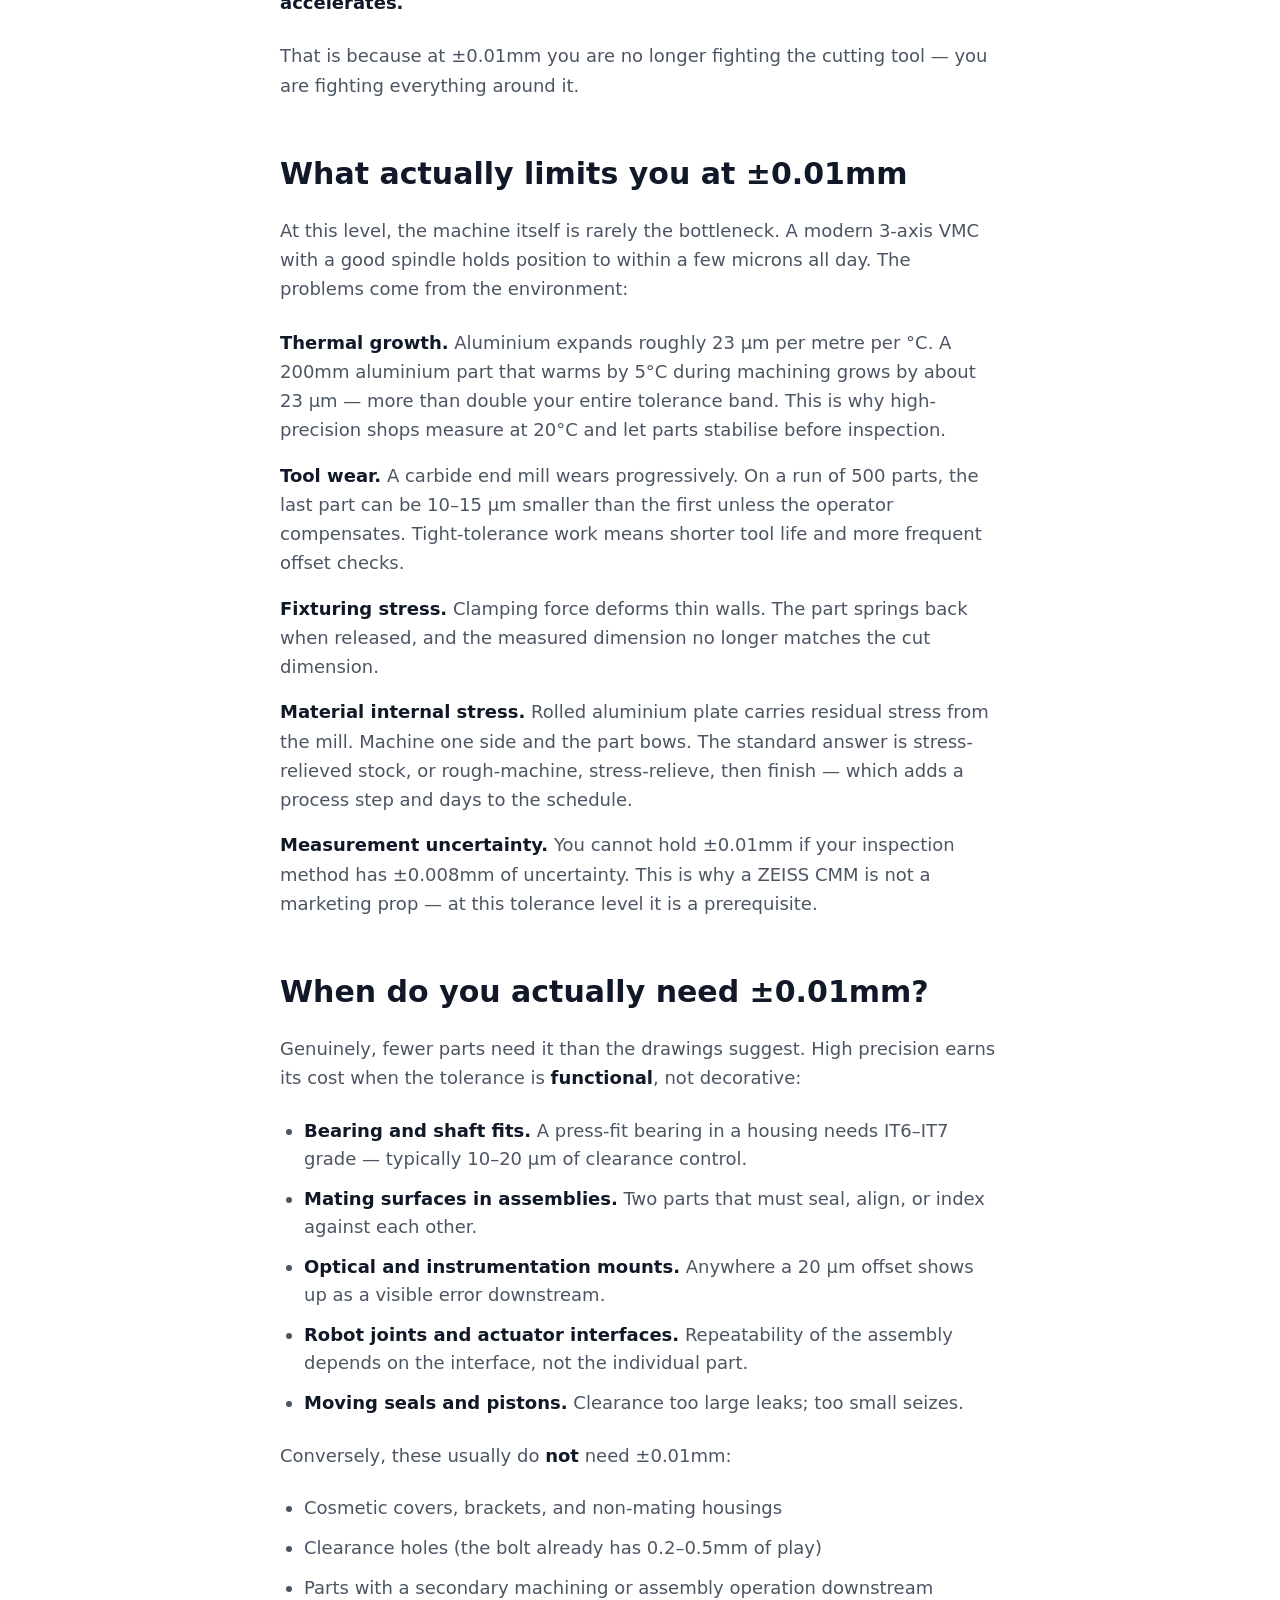
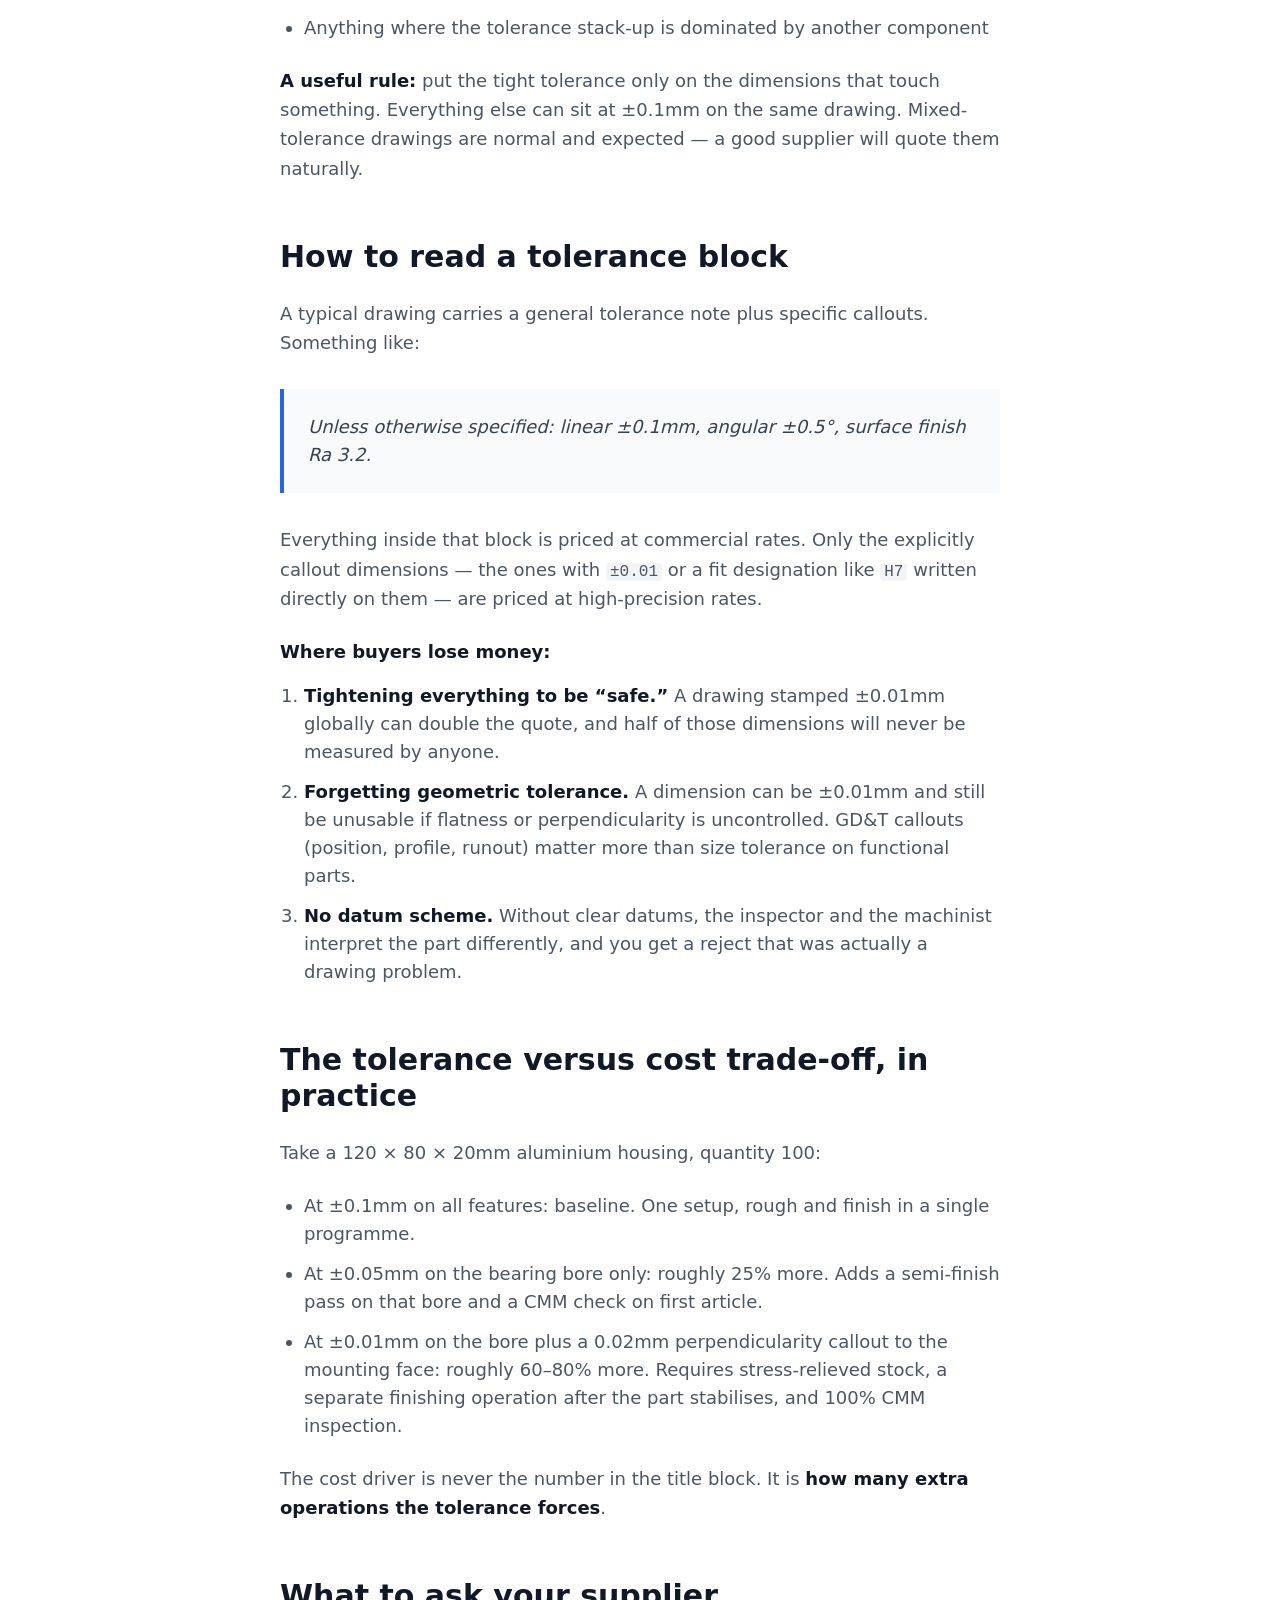
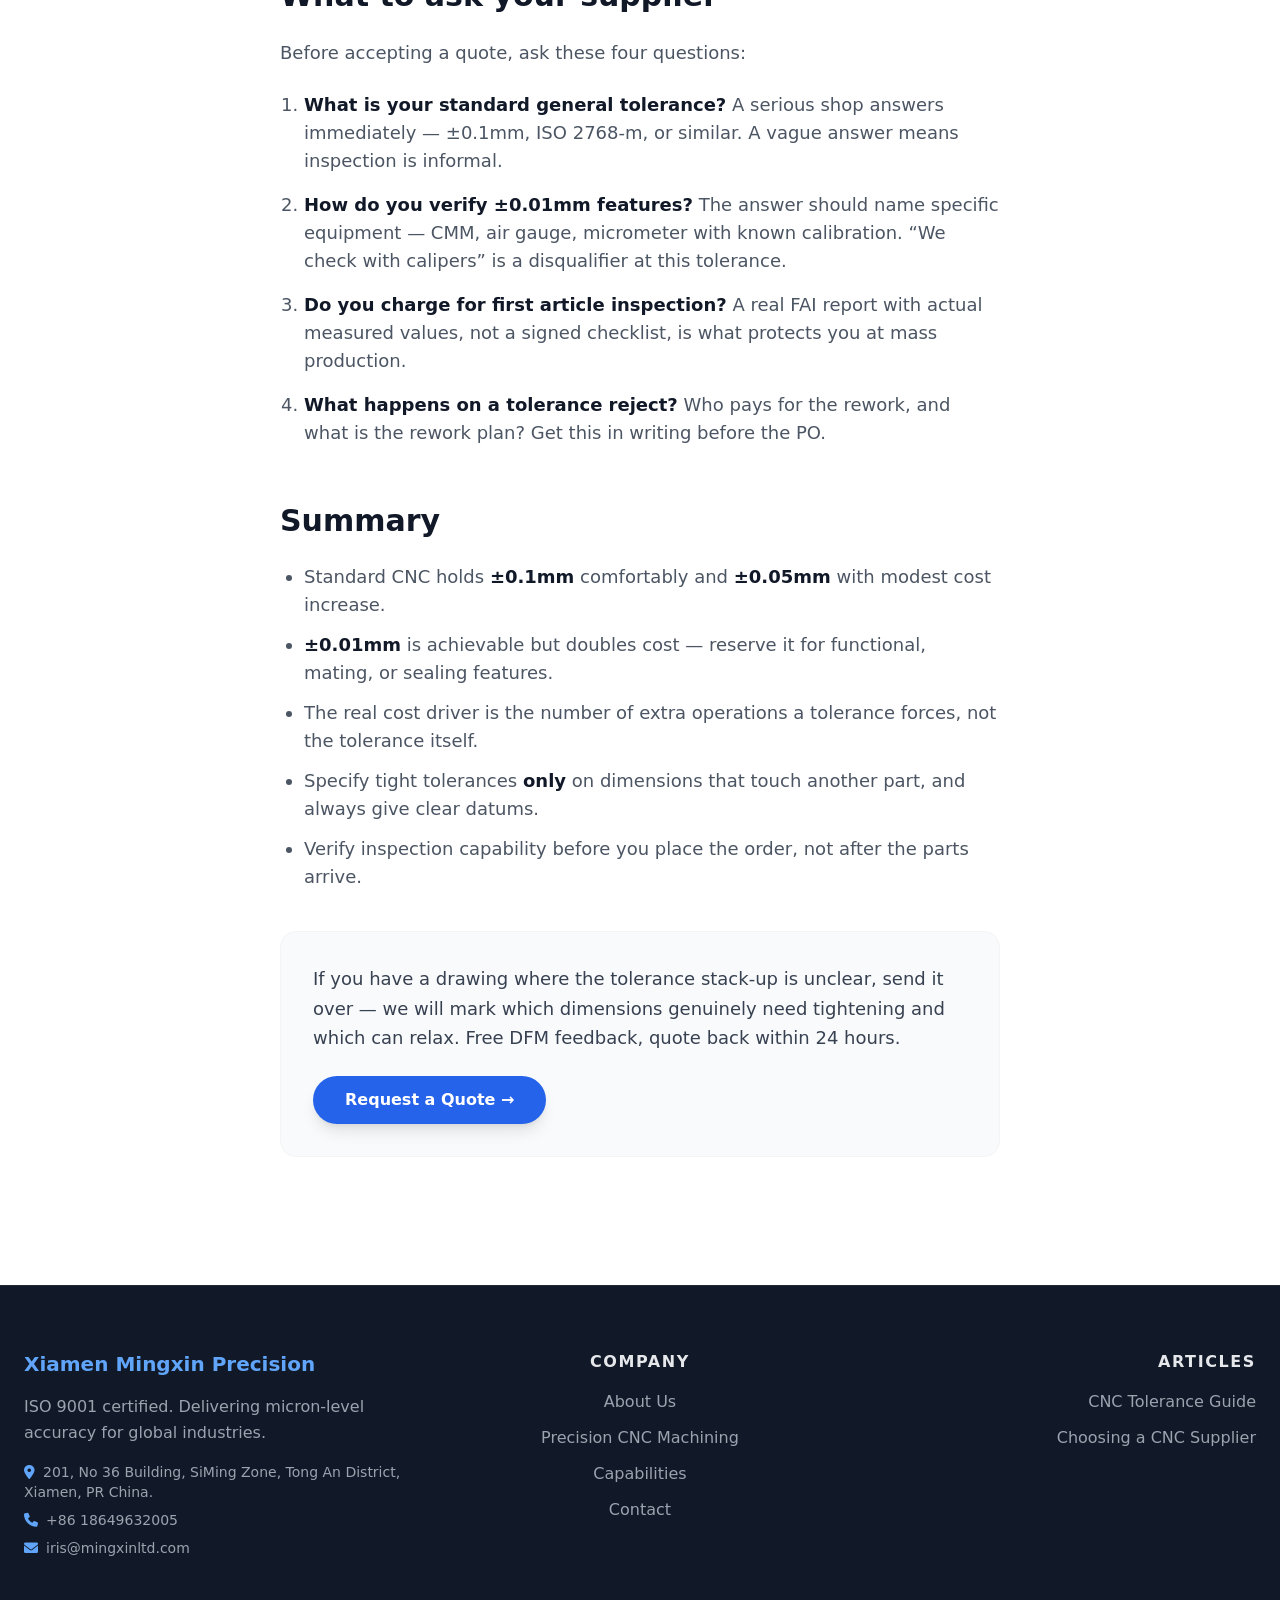
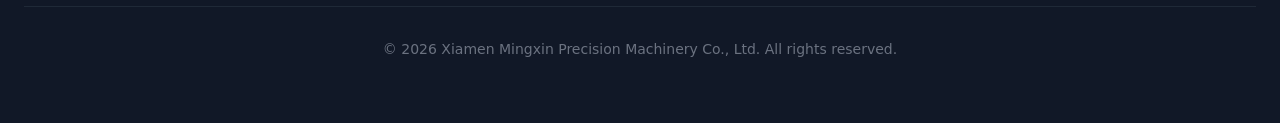
<file: blog/cnc-machining-tolerance-guide.html>
<!DOCTYPE html>
<html lang="en">
<head>
    <meta charset="UTF-8">
    <meta name="viewport" content="width=device-width, initial-scale=1.0">
    <title>CNC Machining Tolerances Explained: What ±0.01mm Really Costs</title>
    <meta name="description" content="Which tolerances standard CNC actually holds, where ±0.01mm becomes necessary, and how each step tighter changes cost and lead time.">
    <meta property="og:title" content="CNC Machining Tolerances Explained: What ±0.01mm Really Costs">
    <meta property="og:description" content="Which tolerances standard CNC holds, when ±0.01mm is genuinely necessary, and how each step tighter changes cost and lead time.">
    <meta property="og:image" content="https://mingxinltd.com/images/hero-cnc-parts.jpg">
    <meta name="twitter:card" content="summary_large_image">
    <meta name="twitter:image" content="https://mingxinltd.com/images/hero-cnc-parts.jpg">
    <meta property="og:type" content="article">
    <link rel="canonical" href="https://mingxinltd.com/blog/cnc-machining-tolerance-guide.html">
    <script type="application/ld+json">
    {
        "@context": "https://schema.org",
        "@type": "BlogPosting",
        "headline": "CNC Machining Tolerances Explained: What ±0.01mm Really Costs",
        "description": "Which tolerances standard CNC actually holds, where ±0.01mm becomes necessary, and how each step tighter changes cost and lead time.",
        "datePublished": "2026-10-27",
        "dateModified": "2026-10-27",
        "author": {
            "@type": "Organization",
            "name": "Xiamen Mingxin Precision Machinery Co., Ltd."
        },
        "publisher": {
            "@type": "Organization",
            "name": "Xiamen Mingxin Precision Machinery Co., Ltd.",
            "logo": {
                "@type": "ImageObject",
                "url": "images/logo.jpg"
            }
        },
        "mainEntityOfPage": {
            "@type": "WebPage",
            "@id": "https://mingxinltd.com/blog/cnc-machining-tolerance-guide.html"
        }
    }
    </script>
    <link rel="stylesheet" href="/css/tailwind.css">
    <link rel="preload" href="/fonts/fa-solid-subset.woff2" as="font" type="font/woff2" crossorigin>
    <link rel="stylesheet" href="/css/icons.css">
    <link rel="icon" href="/favicon.ico" sizes="32x32">
    <link rel="icon" type="image/png" sizes="192x192" href="/images/favicon-192.png">
    <link rel="apple-touch-icon" sizes="180x180" href="/images/apple-touch-icon.png">
</head>
<body class="bg-white text-gray-900 font-sans antialiased">

    <header class="bg-white shadow-sm sticky top-0 z-50">
        <nav class="container mx-auto px-6 py-4 flex justify-between items-center">
            <div class="text-2xl font-bold text-blue-900 flex items-center">
                <img width="440" height="158" src="/images/logo.webp" onerror="this.onerror=null;this.src='/images/logo.jpg'" alt="Mingxin" class="h-16 w-auto mr-2 rounded"> MINGXIN PRECISION
            </div>
            <div class="hidden md:flex items-center space-x-10 text-sm font-semibold text-gray-700">
                <a href="../index.html" class="hover:text-blue-600 transition duration-300">Home</a>
                <a href="../products.html" class="hover:text-blue-600 transition duration-300">Products</a>
                <a href="../about.html" class="hover:text-blue-600 transition duration-300">About Us</a>
                <a href="../contact.html" class="hover:text-blue-600 transition duration-300">Contact</a>
                <a href="../contact.html" class="bg-blue-600 text-white px-6 py-2.5 rounded-full hover:bg-blue-700 transition shadow-lg">Get a Quote</a>
            </div>
        
            <button type="button" id="mobileMenuBtn" class="md:hidden ml-3 text-2xl text-gray-700" aria-label="Open menu" aria-expanded="false" aria-controls="mobileMenu">
                <i class="fas fa-bars"></i>
            </button>
        </nav>
        <div id="mobileMenu" class="hidden md:hidden border-t border-gray-100 bg-white">
            <div class="container mx-auto px-6 py-4 space-y-1">
                <a href="../index.html" class="block py-2 font-semibold text-gray-700 hover:text-blue-600">Home</a>
                <a href="../products.html" class="block py-2 font-semibold text-gray-700 hover:text-blue-600">Products</a>
                <a href="../precision-cnc-machining.html" class="block py-2 font-semibold text-gray-700 hover:text-blue-600">Precision CNC Machining</a>
                <a href="../3d-printing-services.html" class="block py-2 font-semibold text-gray-700 hover:text-blue-600">3D Printing</a>
                <a href="../blog/index.html" class="block py-2 font-semibold text-gray-700 hover:text-blue-600">Articles</a>
                <a href="../about.html" class="block py-2 font-semibold text-gray-700 hover:text-blue-600">About Us</a>
                <a href="../contact.html" class="block py-2 font-semibold text-gray-700 hover:text-blue-600">Contact</a>
            </div>
        </div>
        <script>
        (function () {
            var btn = document.getElementById('mobileMenuBtn');
            var menu = document.getElementById('mobileMenu');
            if (!btn || !menu) return;
            btn.addEventListener('click', function () {
                var willOpen = menu.classList.contains('hidden');
                menu.classList.toggle('hidden', !willOpen);
                btn.setAttribute('aria-expanded', willOpen ? 'true' : 'false');
                btn.innerHTML = willOpen
                    ? '<i class="fas fa-times"></i>'
                    : '<i class="fas fa-bars"></i>';
            });
        })();
        </script>
        
    </header>

    <section class="bg-gray-900 text-white py-20">
        <div class="container mx-auto px-6 max-w-3xl">
            <a href="index.html" class="text-blue-400 text-sm font-semibold uppercase tracking-widest">&larr; All Articles</a>
            <h1 class="text-3xl md:text-5xl font-extrabold mt-6 mb-6 leading-tight">CNC Machining Tolerances Explained: What &plusmn;0.01mm Really Costs</h1>
            <p class="text-gray-400 text-sm">Published 27 October 2026 &middot; 8 min read</p>
        </div>
    </section>

    <article class="py-16">
        <div class="container mx-auto px-6 max-w-3xl">

            <p class="text-xl text-gray-700 leading-relaxed mb-8 font-medium">Every CNC quote you receive is built on tolerance. Two drawings of the same part, one at &plusmn;0.1mm and one at &plusmn;0.01mm, can differ by 40% in price and by a full week in lead time &mdash; and most buyers never find out why.</p>

            <p class="text-lg text-gray-600 leading-relaxed mb-6">This guide explains what tolerance ranges standard CNC machining actually holds, when tightening to &plusmn;0.01mm is genuinely necessary, and how to read a tolerance block without over-specifying your way into a higher price.</p>

            <h2 class="text-3xl font-bold mt-14 mb-6 text-gray-900">The tolerance bands that matter</h2>

            <p class="text-lg text-gray-600 leading-relaxed mb-6">CNC machining tolerances are not a single number &mdash; they are a ladder. Each rung requires different equipment, different cutting strategy, and different inspection.</p>

            <div class="overflow-x-auto my-8">
                <table class="w-full text-left border-collapse bg-white rounded-2xl overflow-hidden shadow-sm text-sm">
                    <thead>
                        <tr class="bg-blue-900 text-white uppercase tracking-wide">
                            <th class="p-4 font-semibold">Band</th>
                            <th class="p-4 font-semibold">Typical achievable</th>
                            <th class="p-4 font-semibold">How it is produced</th>
                            <th class="p-4 font-semibold">Relative cost</th>
                        </tr>
                    </thead>
                    <tbody class="text-gray-600">
                        <tr class="border-b border-gray-100">
                            <td class="p-4 font-semibold text-gray-900">General</td>
                            <td class="p-4">&plusmn;0.2 mm</td>
                            <td class="p-4">Roughing + single finishing pass, standard vise fixturing</td>
                            <td class="p-4">1.0&times; (baseline)</td>
                        </tr>
                        <tr class="border-b border-gray-100 bg-gray-50">
                            <td class="p-4 font-semibold text-gray-900">Commercial</td>
                            <td class="p-4">&plusmn;0.1 mm</td>
                            <td class="p-4">Finishing pass with sharp tooling, basic inspection</td>
                            <td class="p-4">1.1&ndash;1.3&times;</td>
                        </tr>
                        <tr class="border-b border-gray-100">
                            <td class="p-4 font-semibold text-gray-900">Precision</td>
                            <td class="p-4">&plusmn;0.05 mm</td>
                            <td class="p-4">Semi-finish + finish, controlled coolant, first-article check</td>
                            <td class="p-4">1.3&ndash;1.6&times;</td>
                        </tr>
                        <tr class="border-b border-gray-100 bg-gray-50">
                            <td class="p-4 font-semibold text-gray-900">High precision</td>
                            <td class="p-4">&plusmn;0.01 mm</td>
                            <td class="p-4">Multiple light finishing passes, temperature-stable shop, CMM verification</td>
                            <td class="p-4">1.6&ndash;2.5&times;</td>
                        </tr>
                        <tr>
                            <td class="p-4 font-semibold text-gray-900">Ultra precision</td>
                            <td class="p-4">&plusmn;0.005 mm and below</td>
                            <td class="p-4">Grinding, lapping, jig boring, climate-controlled room</td>
                            <td class="p-4">2.5&times;+</td>
                        </tr>
                    </tbody>
                </table>
            </div>

            <p class="text-lg text-gray-600 leading-relaxed mb-6">The important thing to understand: <strong class="text-gray-900">the jump from &plusmn;0.1mm to &plusmn;0.05mm is cheap. The jump from &plusmn;0.05mm to &plusmn;0.01mm is where cost accelerates.</strong></p>

            <p class="text-lg text-gray-600 leading-relaxed mb-6">That is because at &plusmn;0.01mm you are no longer fighting the cutting tool &mdash; you are fighting everything around it.</p>

            <h2 class="text-3xl font-bold mt-14 mb-6 text-gray-900">What actually limits you at &plusmn;0.01mm</h2>

            <p class="text-lg text-gray-600 leading-relaxed mb-6">At this level, the machine itself is rarely the bottleneck. A modern 3-axis VMC with a good spindle holds position to within a few microns all day. The problems come from the environment:</p>

            <p class="text-lg text-gray-600 leading-relaxed mb-4"><strong class="text-gray-900">Thermal growth.</strong> Aluminium expands roughly 23 &micro;m per metre per &deg;C. A 200mm aluminium part that warms by 5&deg;C during machining grows by about 23 &micro;m &mdash; more than double your entire tolerance band. This is why high-precision shops measure at 20&deg;C and let parts stabilise before inspection.</p>

            <p class="text-lg text-gray-600 leading-relaxed mb-4"><strong class="text-gray-900">Tool wear.</strong> A carbide end mill wears progressively. On a run of 500 parts, the last part can be 10&ndash;15 &micro;m smaller than the first unless the operator compensates. Tight-tolerance work means shorter tool life and more frequent offset checks.</p>

            <p class="text-lg text-gray-600 leading-relaxed mb-4"><strong class="text-gray-900">Fixturing stress.</strong> Clamping force deforms thin walls. The part springs back when released, and the measured dimension no longer matches the cut dimension.</p>

            <p class="text-lg text-gray-600 leading-relaxed mb-4"><strong class="text-gray-900">Material internal stress.</strong> Rolled aluminium plate carries residual stress from the mill. Machine one side and the part bows. The standard answer is stress-relieved stock, or rough-machine, stress-relieve, then finish &mdash; which adds a process step and days to the schedule.</p>

            <p class="text-lg text-gray-600 leading-relaxed mb-6"><strong class="text-gray-900">Measurement uncertainty.</strong> You cannot hold &plusmn;0.01mm if your inspection method has &plusmn;0.008mm of uncertainty. This is why a ZEISS CMM is not a marketing prop &mdash; at this tolerance level it is a prerequisite.</p>

            <h2 class="text-3xl font-bold mt-14 mb-6 text-gray-900">When do you actually need &plusmn;0.01mm?</h2>

            <p class="text-lg text-gray-600 leading-relaxed mb-6">Genuinely, fewer parts need it than the drawings suggest. High precision earns its cost when the tolerance is <strong class="text-gray-900">functional</strong>, not decorative:</p>

            <ul class="list-disc pl-6 space-y-3 text-lg text-gray-600 mb-6">
                <li><strong class="text-gray-900">Bearing and shaft fits.</strong> A press-fit bearing in a housing needs IT6&ndash;IT7 grade &mdash; typically 10&ndash;20 &micro;m of clearance control.</li>
                <li><strong class="text-gray-900">Mating surfaces in assemblies.</strong> Two parts that must seal, align, or index against each other.</li>
                <li><strong class="text-gray-900">Optical and instrumentation mounts.</strong> Anywhere a 20 &micro;m offset shows up as a visible error downstream.</li>
                <li><strong class="text-gray-900">Robot joints and actuator interfaces.</strong> Repeatability of the assembly depends on the interface, not the individual part.</li>
                <li><strong class="text-gray-900">Moving seals and pistons.</strong> Clearance too large leaks; too small seizes.</li>
            </ul>

            <p class="text-lg text-gray-600 leading-relaxed mb-6">Conversely, these usually do <strong class="text-gray-900">not</strong> need &plusmn;0.01mm:</p>

            <ul class="list-disc pl-6 space-y-3 text-lg text-gray-600 mb-6">
                <li>Cosmetic covers, brackets, and non-mating housings</li>
                <li>Clearance holes (the bolt already has 0.2&ndash;0.5mm of play)</li>
                <li>Parts with a secondary machining or assembly operation downstream</li>
                <li>Anything where the tolerance stack-up is dominated by another component</li>
            </ul>

            <p class="text-lg text-gray-600 leading-relaxed mb-6"><strong class="text-gray-900">A useful rule:</strong> put the tight tolerance only on the dimensions that touch something. Everything else can sit at &plusmn;0.1mm on the same drawing. Mixed-tolerance drawings are normal and expected &mdash; a good supplier will quote them naturally.</p>

            <h2 class="text-3xl font-bold mt-14 mb-6 text-gray-900">How to read a tolerance block</h2>

            <p class="text-lg text-gray-600 leading-relaxed mb-6">A typical drawing carries a general tolerance note plus specific callouts. Something like:</p>

            <blockquote class="border-l-4 border-blue-600 bg-gray-50 p-6 my-8 text-lg text-gray-700 italic">
                Unless otherwise specified: linear &plusmn;0.1mm, angular &plusmn;0.5&deg;, surface finish Ra 3.2.
            </blockquote>

            <p class="text-lg text-gray-600 leading-relaxed mb-6">Everything inside that block is priced at commercial rates. Only the explicitly callout dimensions &mdash; the ones with <code class="bg-gray-100 px-1 rounded text-base">&plusmn;0.01</code> or a fit designation like <code class="bg-gray-100 px-1 rounded text-base">H7</code> written directly on them &mdash; are priced at high-precision rates.</p>

            <p class="text-lg text-gray-600 leading-relaxed mb-4"><strong class="text-gray-900">Where buyers lose money:</strong></p>

            <ol class="list-decimal pl-6 space-y-3 text-lg text-gray-600 mb-6">
                <li><strong class="text-gray-900">Tightening everything to be &ldquo;safe.&rdquo;</strong> A drawing stamped &plusmn;0.01mm globally can double the quote, and half of those dimensions will never be measured by anyone.</li>
                <li><strong class="text-gray-900">Forgetting geometric tolerance.</strong> A dimension can be &plusmn;0.01mm and still be unusable if flatness or perpendicularity is uncontrolled. GD&amp;T callouts (position, profile, runout) matter more than size tolerance on functional parts.</li>
                <li><strong class="text-gray-900">No datum scheme.</strong> Without clear datums, the inspector and the machinist interpret the part differently, and you get a reject that was actually a drawing problem.</li>
            </ol>

            <h2 class="text-3xl font-bold mt-14 mb-6 text-gray-900">The tolerance versus cost trade-off, in practice</h2>

            <p class="text-lg text-gray-600 leading-relaxed mb-6">Take a 120 &times; 80 &times; 20mm aluminium housing, quantity 100:</p>

            <ul class="list-disc pl-6 space-y-3 text-lg text-gray-600 mb-6">
                <li>At &plusmn;0.1mm on all features: baseline. One setup, rough and finish in a single programme.</li>
                <li>At &plusmn;0.05mm on the bearing bore only: roughly 25% more. Adds a semi-finish pass on that bore and a CMM check on first article.</li>
                <li>At &plusmn;0.01mm on the bore plus a 0.02mm perpendicularity callout to the mounting face: roughly 60&ndash;80% more. Requires stress-relieved stock, a separate finishing operation after the part stabilises, and 100% CMM inspection.</li>
            </ul>

            <p class="text-lg text-gray-600 leading-relaxed mb-6">The cost driver is never the number in the title block. It is <strong class="text-gray-900">how many extra operations the tolerance forces</strong>.</p>

            <h2 class="text-3xl font-bold mt-14 mb-6 text-gray-900">What to ask your supplier</h2>

            <p class="text-lg text-gray-600 leading-relaxed mb-6">Before accepting a quote, ask these four questions:</p>

            <ol class="list-decimal pl-6 space-y-4 text-lg text-gray-600 mb-6">
                <li><strong class="text-gray-900">What is your standard general tolerance?</strong> A serious shop answers immediately &mdash; &plusmn;0.1mm, ISO 2768-m, or similar. A vague answer means inspection is informal.</li>
                <li><strong class="text-gray-900">How do you verify &plusmn;0.01mm features?</strong> The answer should name specific equipment &mdash; CMM, air gauge, micrometer with known calibration. &ldquo;We check with calipers&rdquo; is a disqualifier at this tolerance.</li>
                <li><strong class="text-gray-900">Do you charge for first article inspection?</strong> A real FAI report with actual measured values, not a signed checklist, is what protects you at mass production.</li>
                <li><strong class="text-gray-900">What happens on a tolerance reject?</strong> Who pays for the rework, and what is the rework plan? Get this in writing before the PO.</li>
            </ol>

            <h2 class="text-3xl font-bold mt-14 mb-6 text-gray-900">Summary</h2>

            <ul class="list-disc pl-6 space-y-3 text-lg text-gray-600 mb-10">
                <li>Standard CNC holds <strong class="text-gray-900">&plusmn;0.1mm</strong> comfortably and <strong class="text-gray-900">&plusmn;0.05mm</strong> with modest cost increase.</li>
                <li><strong class="text-gray-900">&plusmn;0.01mm</strong> is achievable but doubles cost &mdash; reserve it for functional, mating, or sealing features.</li>
                <li>The real cost driver is the number of extra operations a tolerance forces, not the tolerance itself.</li>
                <li>Specify tight tolerances <strong class="text-gray-900">only</strong> on dimensions that touch another part, and always give clear datums.</li>
                <li>Verify inspection capability before you place the order, not after the parts arrive.</li>
            </ul>

            <div class="bg-gray-50 rounded-2xl p-8 border border-gray-100">
                <p class="text-lg text-gray-700 leading-relaxed mb-6">If you have a drawing where the tolerance stack-up is unclear, send it over &mdash; we will mark which dimensions genuinely need tightening and which can relax. Free DFM feedback, quote back within 24 hours.</p>
                <a href="../contact.html" class="inline-block bg-blue-600 text-white font-bold py-3 px-8 rounded-full hover:bg-blue-700 transition shadow-lg">Request a Quote &rarr;</a>
            </div>

        </div>
    </article>

    <footer class="bg-gray-900 text-white py-16 border-t border-gray-800 mt-16">
        <div class="container mx-auto px-6">
            <div class="grid grid-cols-1 md:grid-cols-3 gap-12 text-center">
                <div class="text-center md:text-left">
                    <div class="text-xl font-bold text-blue-400 mb-4">Xiamen Mingxin Precision</div>
                    <p class="text-gray-400 text-base leading-relaxed mb-4">ISO 9001 certified. Delivering micron-level accuracy for global industries.</p>
                    <div class="text-gray-400 text-sm space-y-2">
                        <p><i class="fas fa-map-marker-alt text-blue-400 mr-2"></i>201, No 36 Building, SiMing Zone, Tong An District, Xiamen, PR China.</p>
                        <p><i class="fas fa-phone text-blue-400 mr-2"></i>+86 18649632005</p>
                        <p><i class="fas fa-envelope text-blue-400 mr-2"></i>iris@mingxinltd.com</p>
                    </div>
                </div>
                <div>
                    <h4 class="text-base font-bold mb-4 uppercase tracking-widest text-gray-200">Company</h4>
                    <ul class="space-y-3 text-gray-400">
                        <li><a href="../about.html" class="hover:text-white transition">About Us</a></li>
                        <li><a href="../precision-cnc-machining.html" class="hover:text-white transition">Precision CNC Machining</a></li>
                        <li><a href="../products.html" class="hover:text-white transition">Capabilities</a></li>
                        <li><a href="../contact.html" class="hover:text-white transition">Contact</a></li>
                    </ul>
                </div>
                <div class="text-center md:text-right">
                    <h4 class="text-base font-bold mb-4 uppercase tracking-widest text-gray-200">Articles</h4>
                    <ul class="space-y-3 text-gray-400">
                        <li><a href="cnc-machining-tolerance-guide.html" class="hover:text-white transition">CNC Tolerance Guide</a></li>
                        <li><a href="how-to-choose-cnc-supplier-china.html" class="hover:text-white transition">Choosing a CNC Supplier</a></li>
                    </ul>
                </div>
            </div>
            <div class="mt-12 pt-8 border-t border-gray-800 text-center text-gray-500 text-sm">
                &copy; 2026 Xiamen Mingxin Precision Machinery Co., Ltd. All rights reserved.
            </div>
        </div>
    </footer>


    <!-- WhatsApp floating button -->
    <a href="https://wa.me/8618649632005?text=Hello%20Mingxin%2C%20I%27d%20like%20a%20quote%20for%20custom%20machined%20parts."
       target="_blank" rel="noopener"
       class="fixed bottom-6 right-6 z-40 flex items-center justify-center w-12 h-12 md:w-14 md:h-14 rounded-full bg-[#25D366] text-white shadow-xl hover:scale-110 transition-transform"
       aria-label="Chat with us on WhatsApp">
        <i class="fab fa-whatsapp text-2xl md:text-3xl"></i>
    </a>

</body>
</html>
</file>
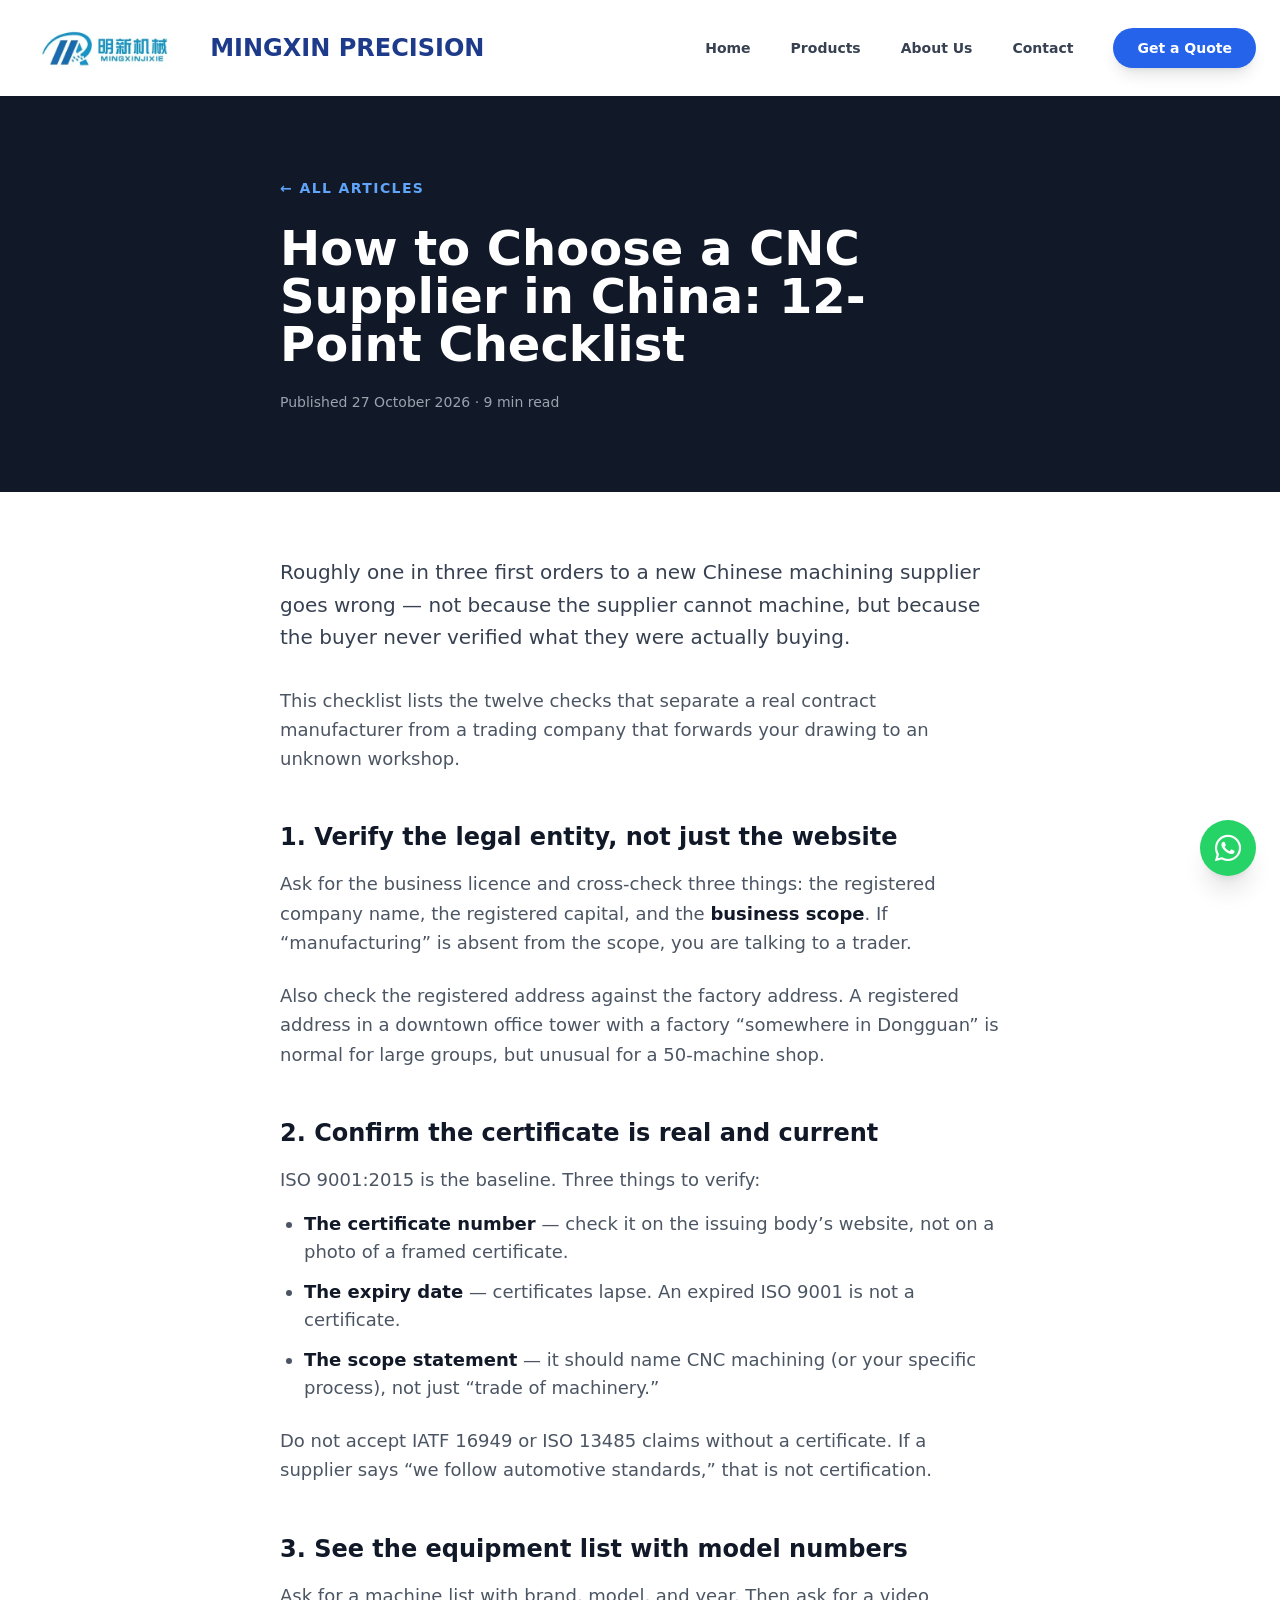
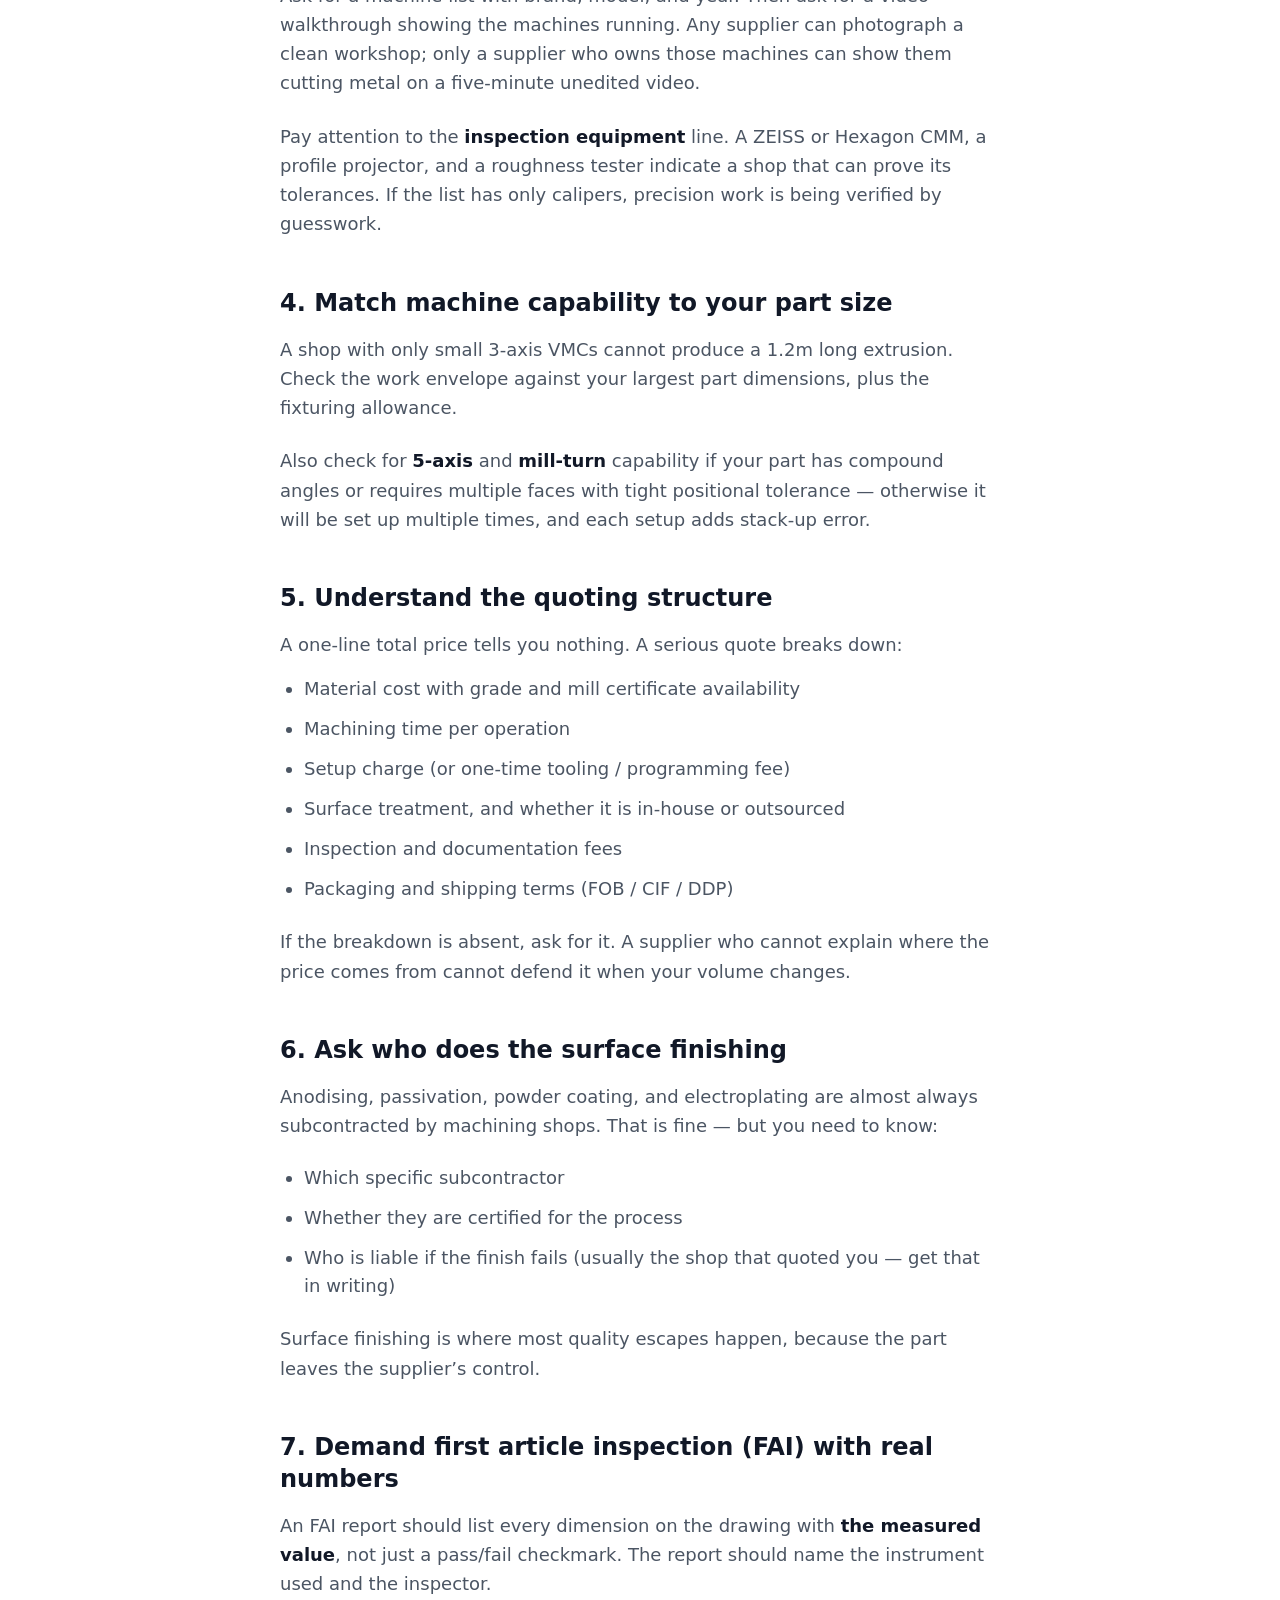
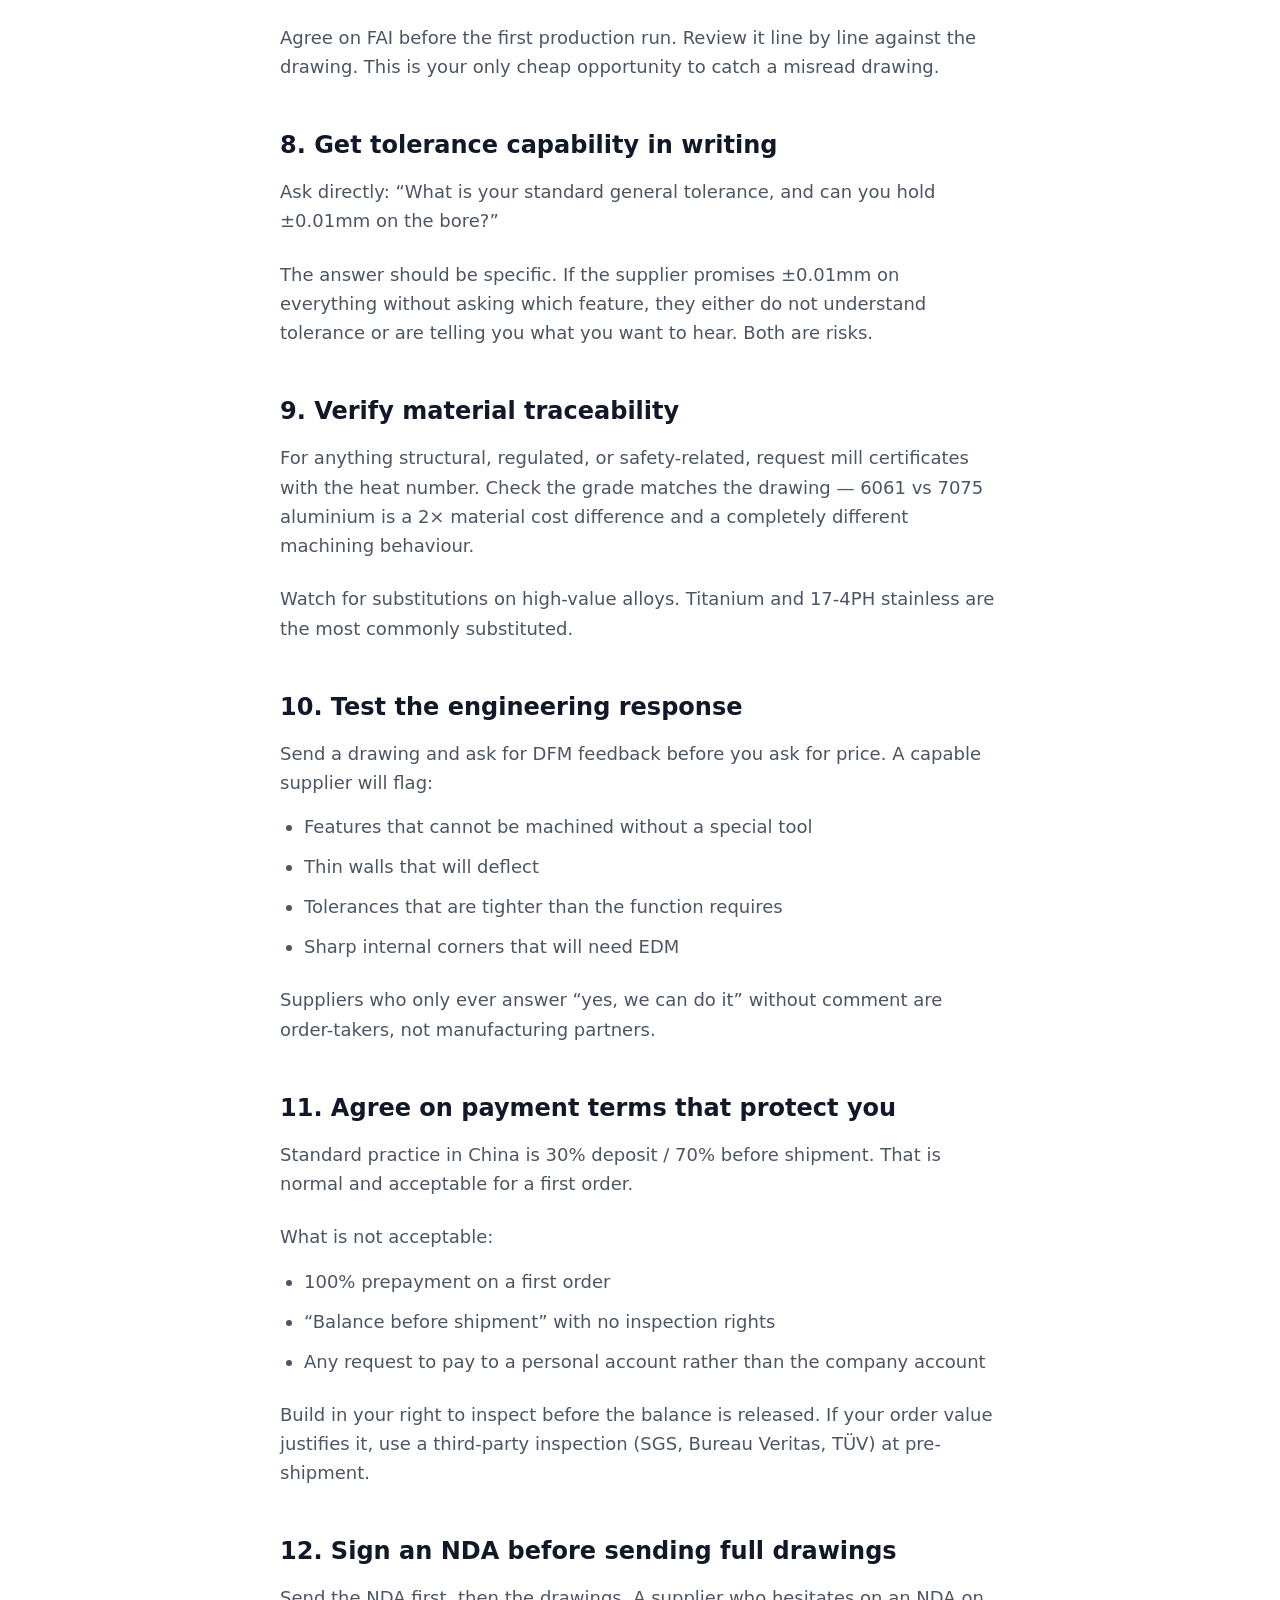
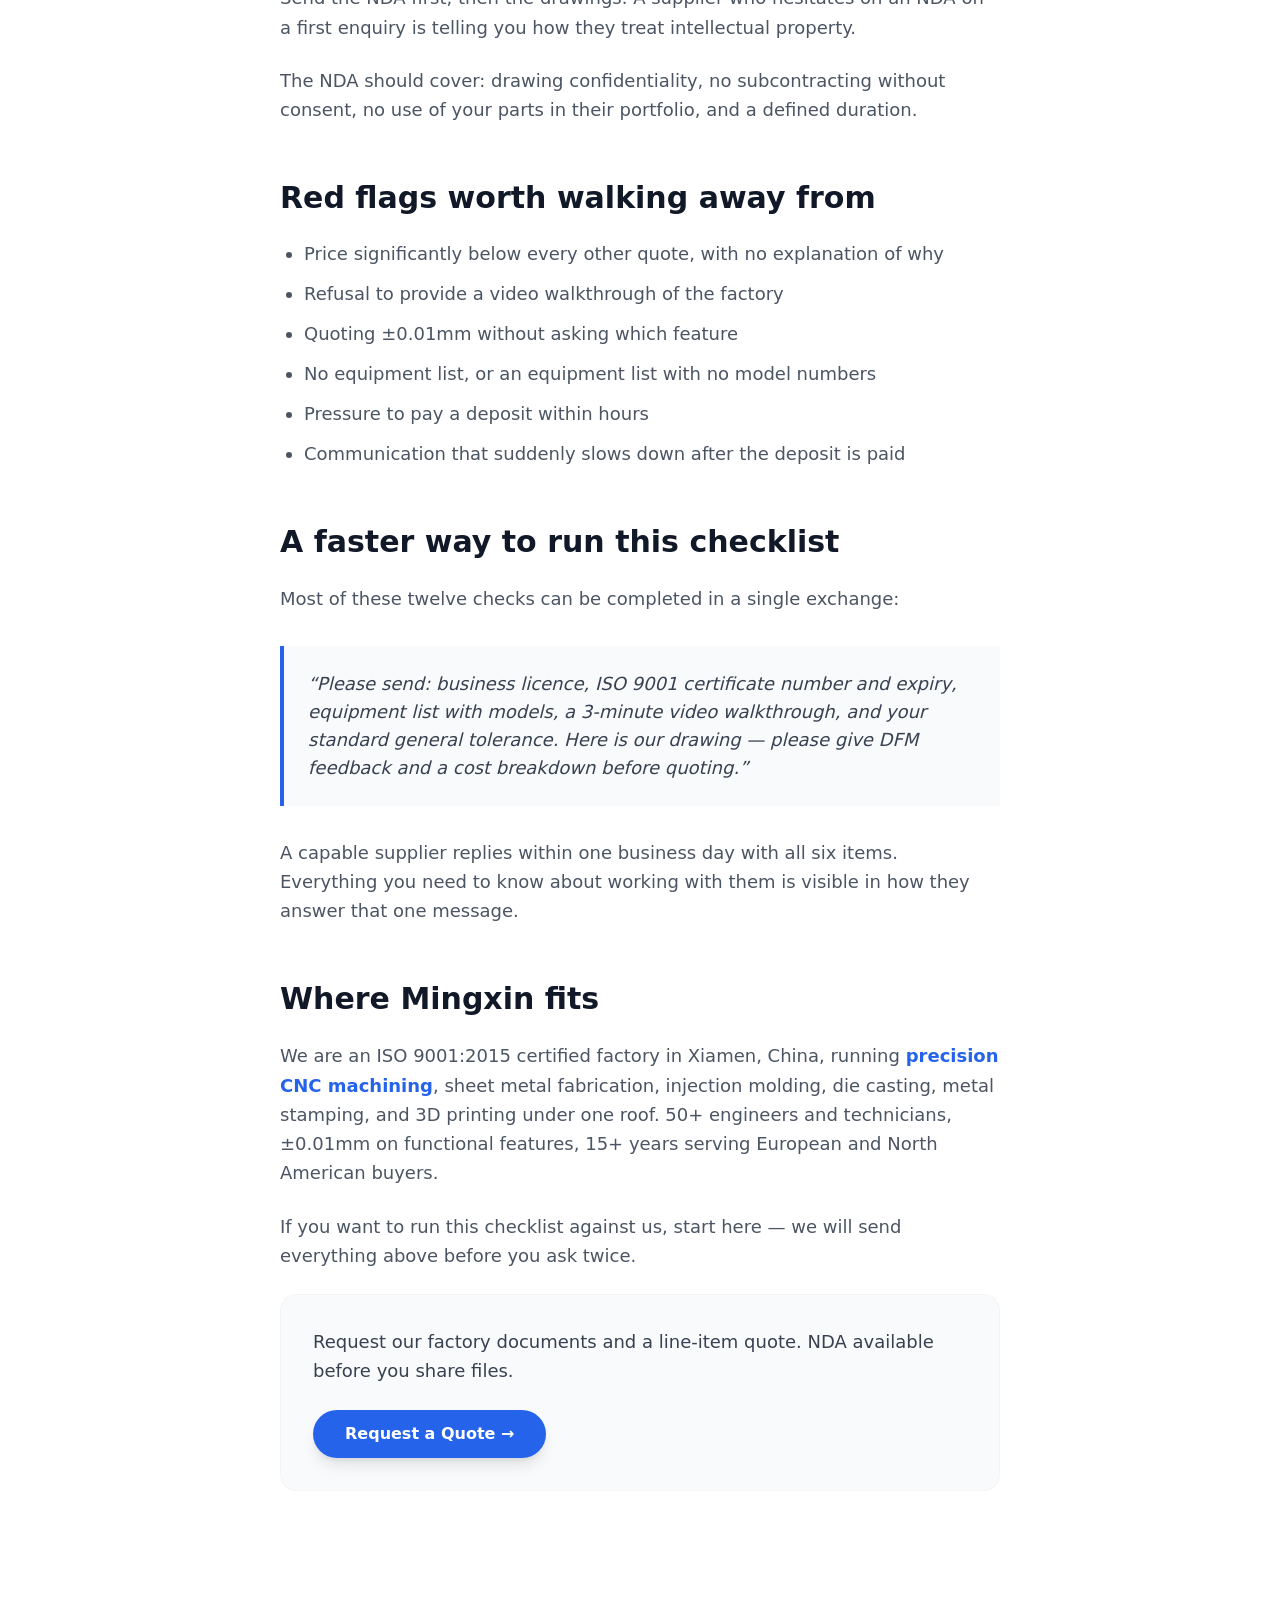
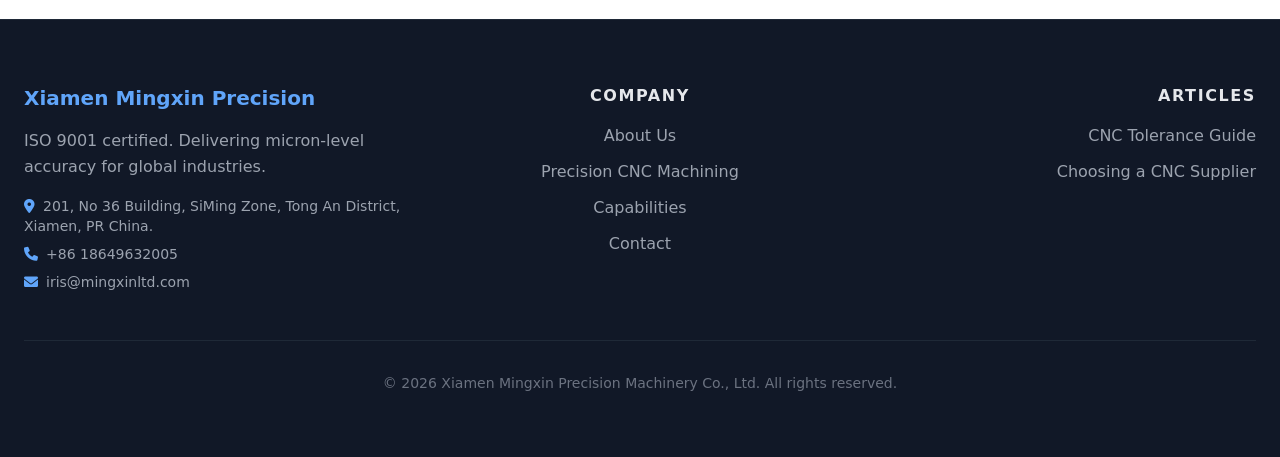
<file: blog/how-to-choose-cnc-supplier-china.html>
<!DOCTYPE html>
<html lang="en">
<head>
    <meta charset="UTF-8">
    <meta name="viewport" content="width=device-width, initial-scale=1.0">
    <title>How to Choose a CNC Supplier in China: 12-Point Checklist</title>
    <meta name="description" content="Due-diligence checklist for Chinese CNC suppliers: verification, certifications, equipment, inspection, quoting and payment terms that protect you.">
    <meta property="og:title" content="How to Choose a CNC Supplier in China: 12-Point Checklist">
    <meta property="og:description" content="The twelve checks that separate a real contract manufacturer from a trading company forwarding your drawing to an unknown workshop.">
    <meta property="og:image" content="https://mingxinltd.com/images/hero-cnc-parts.jpg">
    <meta name="twitter:card" content="summary_large_image">
    <meta name="twitter:image" content="https://mingxinltd.com/images/hero-cnc-parts.jpg">
    <meta property="og:type" content="article">
    <link rel="canonical" href="https://mingxinltd.com/blog/how-to-choose-cnc-supplier-china.html">
    <script type="application/ld+json">
    {
        "@context": "https://schema.org",
        "@type": "BlogPosting",
        "headline": "How to Choose a CNC Supplier in China: 12-Point Checklist",
        "description": "A buyer's due-diligence checklist for Chinese CNC suppliers: verification, certifications, equipment, inspection, quoting and payment terms.",
        "datePublished": "2026-10-27",
        "dateModified": "2026-10-27",
        "author": {
            "@type": "Organization",
            "name": "Xiamen Mingxin Precision Machinery Co., Ltd."
        },
        "publisher": {
            "@type": "Organization",
            "name": "Xiamen Mingxin Precision Machinery Co., Ltd.",
            "logo": {
                "@type": "ImageObject",
                "url": "images/logo.jpg"
            }
        },
        "mainEntityOfPage": {
            "@type": "WebPage",
            "@id": "https://mingxinltd.com/blog/how-to-choose-cnc-supplier-china.html"
        }
    }
    </script>
    <link rel="stylesheet" href="/css/tailwind.css">
    <link rel="preload" href="/fonts/fa-solid-subset.woff2" as="font" type="font/woff2" crossorigin>
    <link rel="stylesheet" href="/css/icons.css">
    <link rel="icon" href="/favicon.ico" sizes="32x32">
    <link rel="icon" type="image/png" sizes="192x192" href="/images/favicon-192.png">
    <link rel="apple-touch-icon" sizes="180x180" href="/images/apple-touch-icon.png">
</head>
<body class="bg-white text-gray-900 font-sans antialiased">

    <header class="bg-white shadow-sm sticky top-0 z-50">
        <nav class="container mx-auto px-6 py-4 flex justify-between items-center">
            <div class="text-2xl font-bold text-blue-900 flex items-center">
                <img width="440" height="158" src="/images/logo.webp" onerror="this.onerror=null;this.src='/images/logo.jpg'" alt="Mingxin" class="h-16 w-auto mr-2 rounded"> MINGXIN PRECISION
            </div>
            <div class="hidden md:flex items-center space-x-10 text-sm font-semibold text-gray-700">
                <a href="../index.html" class="hover:text-blue-600 transition duration-300">Home</a>
                <a href="../products.html" class="hover:text-blue-600 transition duration-300">Products</a>
                <a href="../about.html" class="hover:text-blue-600 transition duration-300">About Us</a>
                <a href="../contact.html" class="hover:text-blue-600 transition duration-300">Contact</a>
                <a href="../contact.html" class="bg-blue-600 text-white px-6 py-2.5 rounded-full hover:bg-blue-700 transition shadow-lg">Get a Quote</a>
            </div>
        
            <button type="button" id="mobileMenuBtn" class="md:hidden ml-3 text-2xl text-gray-700" aria-label="Open menu" aria-expanded="false" aria-controls="mobileMenu">
                <i class="fas fa-bars"></i>
            </button>
        </nav>
        <div id="mobileMenu" class="hidden md:hidden border-t border-gray-100 bg-white">
            <div class="container mx-auto px-6 py-4 space-y-1">
                <a href="../index.html" class="block py-2 font-semibold text-gray-700 hover:text-blue-600">Home</a>
                <a href="../products.html" class="block py-2 font-semibold text-gray-700 hover:text-blue-600">Products</a>
                <a href="../precision-cnc-machining.html" class="block py-2 font-semibold text-gray-700 hover:text-blue-600">Precision CNC Machining</a>
                <a href="../3d-printing-services.html" class="block py-2 font-semibold text-gray-700 hover:text-blue-600">3D Printing</a>
                <a href="../blog/index.html" class="block py-2 font-semibold text-gray-700 hover:text-blue-600">Articles</a>
                <a href="../about.html" class="block py-2 font-semibold text-gray-700 hover:text-blue-600">About Us</a>
                <a href="../contact.html" class="block py-2 font-semibold text-gray-700 hover:text-blue-600">Contact</a>
            </div>
        </div>
        <script>
        (function () {
            var btn = document.getElementById('mobileMenuBtn');
            var menu = document.getElementById('mobileMenu');
            if (!btn || !menu) return;
            btn.addEventListener('click', function () {
                var willOpen = menu.classList.contains('hidden');
                menu.classList.toggle('hidden', !willOpen);
                btn.setAttribute('aria-expanded', willOpen ? 'true' : 'false');
                btn.innerHTML = willOpen
                    ? '<i class="fas fa-times"></i>'
                    : '<i class="fas fa-bars"></i>';
            });
        })();
        </script>
        
    </header>

    <section class="bg-gray-900 text-white py-20">
        <div class="container mx-auto px-6 max-w-3xl">
            <a href="index.html" class="text-blue-400 text-sm font-semibold uppercase tracking-widest">&larr; All Articles</a>
            <h1 class="text-3xl md:text-5xl font-extrabold mt-6 mb-6 leading-tight">How to Choose a CNC Supplier in China: 12-Point Checklist</h1>
            <p class="text-gray-400 text-sm">Published 27 October 2026 &middot; 9 min read</p>
        </div>
    </section>

    <article class="py-16">
        <div class="container mx-auto px-6 max-w-3xl">

            <p class="text-xl text-gray-700 leading-relaxed mb-8 font-medium">Roughly one in three first orders to a new Chinese machining supplier goes wrong &mdash; not because the supplier cannot machine, but because the buyer never verified what they were actually buying.</p>

            <p class="text-lg text-gray-600 leading-relaxed mb-6">This checklist lists the twelve checks that separate a real contract manufacturer from a trading company that forwards your drawing to an unknown workshop.</p>

            <h2 class="text-2xl font-bold mt-12 mb-4 text-gray-900">1. Verify the legal entity, not just the website</h2>
            <p class="text-lg text-gray-600 leading-relaxed mb-6">Ask for the business licence and cross-check three things: the registered company name, the registered capital, and the <strong class="text-gray-900">business scope</strong>. If &ldquo;manufacturing&rdquo; is absent from the scope, you are talking to a trader.</p>
            <p class="text-lg text-gray-600 leading-relaxed mb-6">Also check the registered address against the factory address. A registered address in a downtown office tower with a factory &ldquo;somewhere in Dongguan&rdquo; is normal for large groups, but unusual for a 50-machine shop.</p>

            <h2 class="text-2xl font-bold mt-12 mb-4 text-gray-900">2. Confirm the certificate is real and current</h2>
            <p class="text-lg text-gray-600 leading-relaxed mb-4">ISO 9001:2015 is the baseline. Three things to verify:</p>
            <ul class="list-disc pl-6 space-y-3 text-lg text-gray-600 mb-6">
                <li><strong class="text-gray-900">The certificate number</strong> &mdash; check it on the issuing body&rsquo;s website, not on a photo of a framed certificate.</li>
                <li><strong class="text-gray-900">The expiry date</strong> &mdash; certificates lapse. An expired ISO 9001 is not a certificate.</li>
                <li><strong class="text-gray-900">The scope statement</strong> &mdash; it should name CNC machining (or your specific process), not just &ldquo;trade of machinery.&rdquo;</li>
            </ul>
            <p class="text-lg text-gray-600 leading-relaxed mb-6">Do not accept IATF 16949 or ISO 13485 claims without a certificate. If a supplier says &ldquo;we follow automotive standards,&rdquo; that is not certification.</p>

            <h2 class="text-2xl font-bold mt-12 mb-4 text-gray-900">3. See the equipment list with model numbers</h2>
            <p class="text-lg text-gray-600 leading-relaxed mb-6">Ask for a machine list with brand, model, and year. Then ask for a video walkthrough showing the machines running. Any supplier can photograph a clean workshop; only a supplier who owns those machines can show them cutting metal on a five-minute unedited video.</p>
            <p class="text-lg text-gray-600 leading-relaxed mb-6">Pay attention to the <strong class="text-gray-900">inspection equipment</strong> line. A ZEISS or Hexagon CMM, a profile projector, and a roughness tester indicate a shop that can prove its tolerances. If the list has only calipers, precision work is being verified by guesswork.</p>

            <h2 class="text-2xl font-bold mt-12 mb-4 text-gray-900">4. Match machine capability to your part size</h2>
            <p class="text-lg text-gray-600 leading-relaxed mb-6">A shop with only small 3-axis VMCs cannot produce a 1.2m long extrusion. Check the work envelope against your largest part dimensions, plus the fixturing allowance.</p>
            <p class="text-lg text-gray-600 leading-relaxed mb-6">Also check for <strong class="text-gray-900">5-axis</strong> and <strong class="text-gray-900">mill-turn</strong> capability if your part has compound angles or requires multiple faces with tight positional tolerance &mdash; otherwise it will be set up multiple times, and each setup adds stack-up error.</p>

            <h2 class="text-2xl font-bold mt-12 mb-4 text-gray-900">5. Understand the quoting structure</h2>
            <p class="text-lg text-gray-600 leading-relaxed mb-4">A one-line total price tells you nothing. A serious quote breaks down:</p>
            <ul class="list-disc pl-6 space-y-3 text-lg text-gray-600 mb-6">
                <li>Material cost with grade and mill certificate availability</li>
                <li>Machining time per operation</li>
                <li>Setup charge (or one-time tooling / programming fee)</li>
                <li>Surface treatment, and whether it is in-house or outsourced</li>
                <li>Inspection and documentation fees</li>
                <li>Packaging and shipping terms (FOB / CIF / DDP)</li>
            </ul>
            <p class="text-lg text-gray-600 leading-relaxed mb-6">If the breakdown is absent, ask for it. A supplier who cannot explain where the price comes from cannot defend it when your volume changes.</p>

            <h2 class="text-2xl font-bold mt-12 mb-4 text-gray-900">6. Ask who does the surface finishing</h2>
            <p class="text-lg text-gray-600 leading-relaxed mb-6">Anodising, passivation, powder coating, and electroplating are almost always subcontracted by machining shops. That is fine &mdash; but you need to know:</p>
            <ul class="list-disc pl-6 space-y-3 text-lg text-gray-600 mb-6">
                <li>Which specific subcontractor</li>
                <li>Whether they are certified for the process</li>
                <li>Who is liable if the finish fails (usually the shop that quoted you &mdash; get that in writing)</li>
            </ul>
            <p class="text-lg text-gray-600 leading-relaxed mb-6">Surface finishing is where most quality escapes happen, because the part leaves the supplier&rsquo;s control.</p>

            <h2 class="text-2xl font-bold mt-12 mb-4 text-gray-900">7. Demand first article inspection (FAI) with real numbers</h2>
            <p class="text-lg text-gray-600 leading-relaxed mb-6">An FAI report should list every dimension on the drawing with <strong class="text-gray-900">the measured value</strong>, not just a pass/fail checkmark. The report should name the instrument used and the inspector.</p>
            <p class="text-lg text-gray-600 leading-relaxed mb-6">Agree on FAI before the first production run. Review it line by line against the drawing. This is your only cheap opportunity to catch a misread drawing.</p>

            <h2 class="text-2xl font-bold mt-12 mb-4 text-gray-900">8. Get tolerance capability in writing</h2>
            <p class="text-lg text-gray-600 leading-relaxed mb-6">Ask directly: &ldquo;What is your standard general tolerance, and can you hold &plusmn;0.01mm on the bore?&rdquo;</p>
            <p class="text-lg text-gray-600 leading-relaxed mb-6">The answer should be specific. If the supplier promises &plusmn;0.01mm on everything without asking which feature, they either do not understand tolerance or are telling you what you want to hear. Both are risks.</p>

            <h2 class="text-2xl font-bold mt-12 mb-4 text-gray-900">9. Verify material traceability</h2>
            <p class="text-lg text-gray-600 leading-relaxed mb-6">For anything structural, regulated, or safety-related, request mill certificates with the heat number. Check the grade matches the drawing &mdash; 6061 vs 7075 aluminium is a 2&times; material cost difference and a completely different machining behaviour.</p>
            <p class="text-lg text-gray-600 leading-relaxed mb-6">Watch for substitutions on high-value alloys. Titanium and 17-4PH stainless are the most commonly substituted.</p>

            <h2 class="text-2xl font-bold mt-12 mb-4 text-gray-900">10. Test the engineering response</h2>
            <p class="text-lg text-gray-600 leading-relaxed mb-4">Send a drawing and ask for DFM feedback before you ask for price. A capable supplier will flag:</p>
            <ul class="list-disc pl-6 space-y-3 text-lg text-gray-600 mb-6">
                <li>Features that cannot be machined without a special tool</li>
                <li>Thin walls that will deflect</li>
                <li>Tolerances that are tighter than the function requires</li>
                <li>Sharp internal corners that will need EDM</li>
            </ul>
            <p class="text-lg text-gray-600 leading-relaxed mb-6">Suppliers who only ever answer &ldquo;yes, we can do it&rdquo; without comment are order-takers, not manufacturing partners.</p>

            <h2 class="text-2xl font-bold mt-12 mb-4 text-gray-900">11. Agree on payment terms that protect you</h2>
            <p class="text-lg text-gray-600 leading-relaxed mb-6">Standard practice in China is 30% deposit / 70% before shipment. That is normal and acceptable for a first order.</p>
            <p class="text-lg text-gray-600 leading-relaxed mb-4">What is not acceptable:</p>
            <ul class="list-disc pl-6 space-y-3 text-lg text-gray-600 mb-6">
                <li>100% prepayment on a first order</li>
                <li>&ldquo;Balance before shipment&rdquo; with no inspection rights</li>
                <li>Any request to pay to a personal account rather than the company account</li>
            </ul>
            <p class="text-lg text-gray-600 leading-relaxed mb-6">Build in your right to inspect before the balance is released. If your order value justifies it, use a third-party inspection (SGS, Bureau Veritas, T&Uuml;V) at pre-shipment.</p>

            <h2 class="text-2xl font-bold mt-12 mb-4 text-gray-900">12. Sign an NDA before sending full drawings</h2>
            <p class="text-lg text-gray-600 leading-relaxed mb-6">Send the NDA first, then the drawings. A supplier who hesitates on an NDA on a first enquiry is telling you how they treat intellectual property.</p>
            <p class="text-lg text-gray-600 leading-relaxed mb-6">The NDA should cover: drawing confidentiality, no subcontracting without consent, no use of your parts in their portfolio, and a defined duration.</p>

            <h2 class="text-3xl font-bold mt-14 mb-6 text-gray-900">Red flags worth walking away from</h2>
            <ul class="list-disc pl-6 space-y-3 text-lg text-gray-600 mb-8">
                <li>Price significantly below every other quote, with no explanation of why</li>
                <li>Refusal to provide a video walkthrough of the factory</li>
                <li>Quoting &plusmn;0.01mm without asking which feature</li>
                <li>No equipment list, or an equipment list with no model numbers</li>
                <li>Pressure to pay a deposit within hours</li>
                <li>Communication that suddenly slows down after the deposit is paid</li>
            </ul>

            <h2 class="text-3xl font-bold mt-14 mb-6 text-gray-900">A faster way to run this checklist</h2>
            <p class="text-lg text-gray-600 leading-relaxed mb-6">Most of these twelve checks can be completed in a single exchange:</p>

            <blockquote class="border-l-4 border-blue-600 bg-gray-50 p-6 my-8 text-lg text-gray-700 italic">
                &ldquo;Please send: business licence, ISO 9001 certificate number and expiry, equipment list with models, a 3-minute video walkthrough, and your standard general tolerance. Here is our drawing &mdash; please give DFM feedback and a cost breakdown before quoting.&rdquo;
            </blockquote>

            <p class="text-lg text-gray-600 leading-relaxed mb-6">A capable supplier replies within one business day with all six items. Everything you need to know about working with them is visible in how they answer that one message.</p>

            <h2 class="text-3xl font-bold mt-14 mb-6 text-gray-900">Where Mingxin fits</h2>
            <p class="text-lg text-gray-600 leading-relaxed mb-6">We are an ISO 9001:2015 certified factory in Xiamen, China, running <a href="../precision-cnc-machining.html" class="text-blue-600 font-semibold hover:underline">precision CNC machining</a>, sheet metal fabrication, injection molding, die casting, metal stamping, and 3D printing under one roof. 50+ engineers and technicians, &plusmn;0.01mm on functional features, 15+ years serving European and North American buyers.</p>
            <p class="text-lg text-gray-600 leading-relaxed mb-6">If you want to run this checklist against us, start here &mdash; we will send everything above before you ask twice.</p>

            <div class="bg-gray-50 rounded-2xl p-8 border border-gray-100">
                <p class="text-lg text-gray-700 leading-relaxed mb-6">Request our factory documents and a line-item quote. NDA available before you share files.</p>
                <a href="../contact.html" class="inline-block bg-blue-600 text-white font-bold py-3 px-8 rounded-full hover:bg-blue-700 transition shadow-lg">Request a Quote &rarr;</a>
            </div>

        </div>
    </article>

    <footer class="bg-gray-900 text-white py-16 border-t border-gray-800 mt-16">
        <div class="container mx-auto px-6">
            <div class="grid grid-cols-1 md:grid-cols-3 gap-12 text-center">
                <div class="text-center md:text-left">
                    <div class="text-xl font-bold text-blue-400 mb-4">Xiamen Mingxin Precision</div>
                    <p class="text-gray-400 text-base leading-relaxed mb-4">ISO 9001 certified. Delivering micron-level accuracy for global industries.</p>
                    <div class="text-gray-400 text-sm space-y-2">
                        <p><i class="fas fa-map-marker-alt text-blue-400 mr-2"></i>201, No 36 Building, SiMing Zone, Tong An District, Xiamen, PR China.</p>
                        <p><i class="fas fa-phone text-blue-400 mr-2"></i>+86 18649632005</p>
                        <p><i class="fas fa-envelope text-blue-400 mr-2"></i>iris@mingxinltd.com</p>
                    </div>
                </div>
                <div>
                    <h4 class="text-base font-bold mb-4 uppercase tracking-widest text-gray-200">Company</h4>
                    <ul class="space-y-3 text-gray-400">
                        <li><a href="../about.html" class="hover:text-white transition">About Us</a></li>
                        <li><a href="../precision-cnc-machining.html" class="hover:text-white transition">Precision CNC Machining</a></li>
                        <li><a href="../products.html" class="hover:text-white transition">Capabilities</a></li>
                        <li><a href="../contact.html" class="hover:text-white transition">Contact</a></li>
                    </ul>
                </div>
                <div class="text-center md:text-right">
                    <h4 class="text-base font-bold mb-4 uppercase tracking-widest text-gray-200">Articles</h4>
                    <ul class="space-y-3 text-gray-400">
                        <li><a href="cnc-machining-tolerance-guide.html" class="hover:text-white transition">CNC Tolerance Guide</a></li>
                        <li><a href="how-to-choose-cnc-supplier-china.html" class="hover:text-white transition">Choosing a CNC Supplier</a></li>
                    </ul>
                </div>
            </div>
            <div class="mt-12 pt-8 border-t border-gray-800 text-center text-gray-500 text-sm">
                &copy; 2026 Xiamen Mingxin Precision Machinery Co., Ltd. All rights reserved.
            </div>
        </div>
    </footer>


    <!-- WhatsApp floating button -->
    <a href="https://wa.me/8618649632005?text=Hello%20Mingxin%2C%20I%27d%20like%20a%20quote%20for%20custom%20machined%20parts."
       target="_blank" rel="noopener"
       class="fixed bottom-6 right-6 z-40 flex items-center justify-center w-12 h-12 md:w-14 md:h-14 rounded-full bg-[#25D366] text-white shadow-xl hover:scale-110 transition-transform"
       aria-label="Chat with us on WhatsApp">
        <i class="fab fa-whatsapp text-2xl md:text-3xl"></i>
    </a>

</body>
</html>
</file>
<file: css/icons.css>
@font-face{font-family:"FA Solid";src:url("/fonts/fa-solid-subset.woff2") format("woff2");font-weight:900;font-style:normal;font-display:swap}
@font-face{font-family:"FA Brands";src:url("/fonts/fa-brands-subset.woff2") format("woff2");font-weight:400;font-style:normal;font-display:swap}
.fas,.fa-solid{font-family:"FA Solid";font-weight:900}
.fab,.fa-brands{font-family:"FA Brands";font-weight:400}
.fas,.fab,.fa-solid,.fa-brands{display:inline-block;font-style:normal;font-variant:normal;line-height:1;text-rendering:auto;-webkit-font-smoothing:antialiased;-moz-osx-font-smoothing:grayscale}
.fa-arrow-right:before{content:"\f061"}
.fa-award:before{content:"\f559"}
.fa-bars:before{content:"\f0c9"}
.fa-bolt:before{content:"\f0e7"}
.fa-book-open:before{content:"\f518"}
.fa-car:before{content:"\f1b9"}
.fa-certificate:before{content:"\f0a3"}
.fa-check:before{content:"\f00c"}
.fa-check-circle:before{content:"\f058"}
.fa-check-double:before{content:"\f560"}
.fa-chevron-down:before{content:"\f078"}
.fa-cloud-upload-alt:before{content:"\f0ee"}
.fa-cog:before{content:"\f013"}
.fa-cube:before{content:"\f1b2"}
.fa-envelope:before{content:"\f0e0"}
.fa-industry:before{content:"\f275"}
.fa-layer-group:before{content:"\f5fd"}
.fa-map-marker-alt:before{content:"\f3c5"}
.fa-microchip:before{content:"\f2db"}
.fa-microscope:before{content:"\f610"}
.fa-paper-plane:before{content:"\f1d8"}
.fa-phone:before{content:"\f095"}
.fa-robot:before{content:"\f544"}
.fa-ruler-combined:before{content:"\f546"}
.fa-stethoscope:before{content:"\f0f1"}
.fa-temperature-low:before{content:"\f76b"}
.fa-times:before{content:"\f00d"}
.fa-whatsapp:before{content:"\f232"}
</file>
